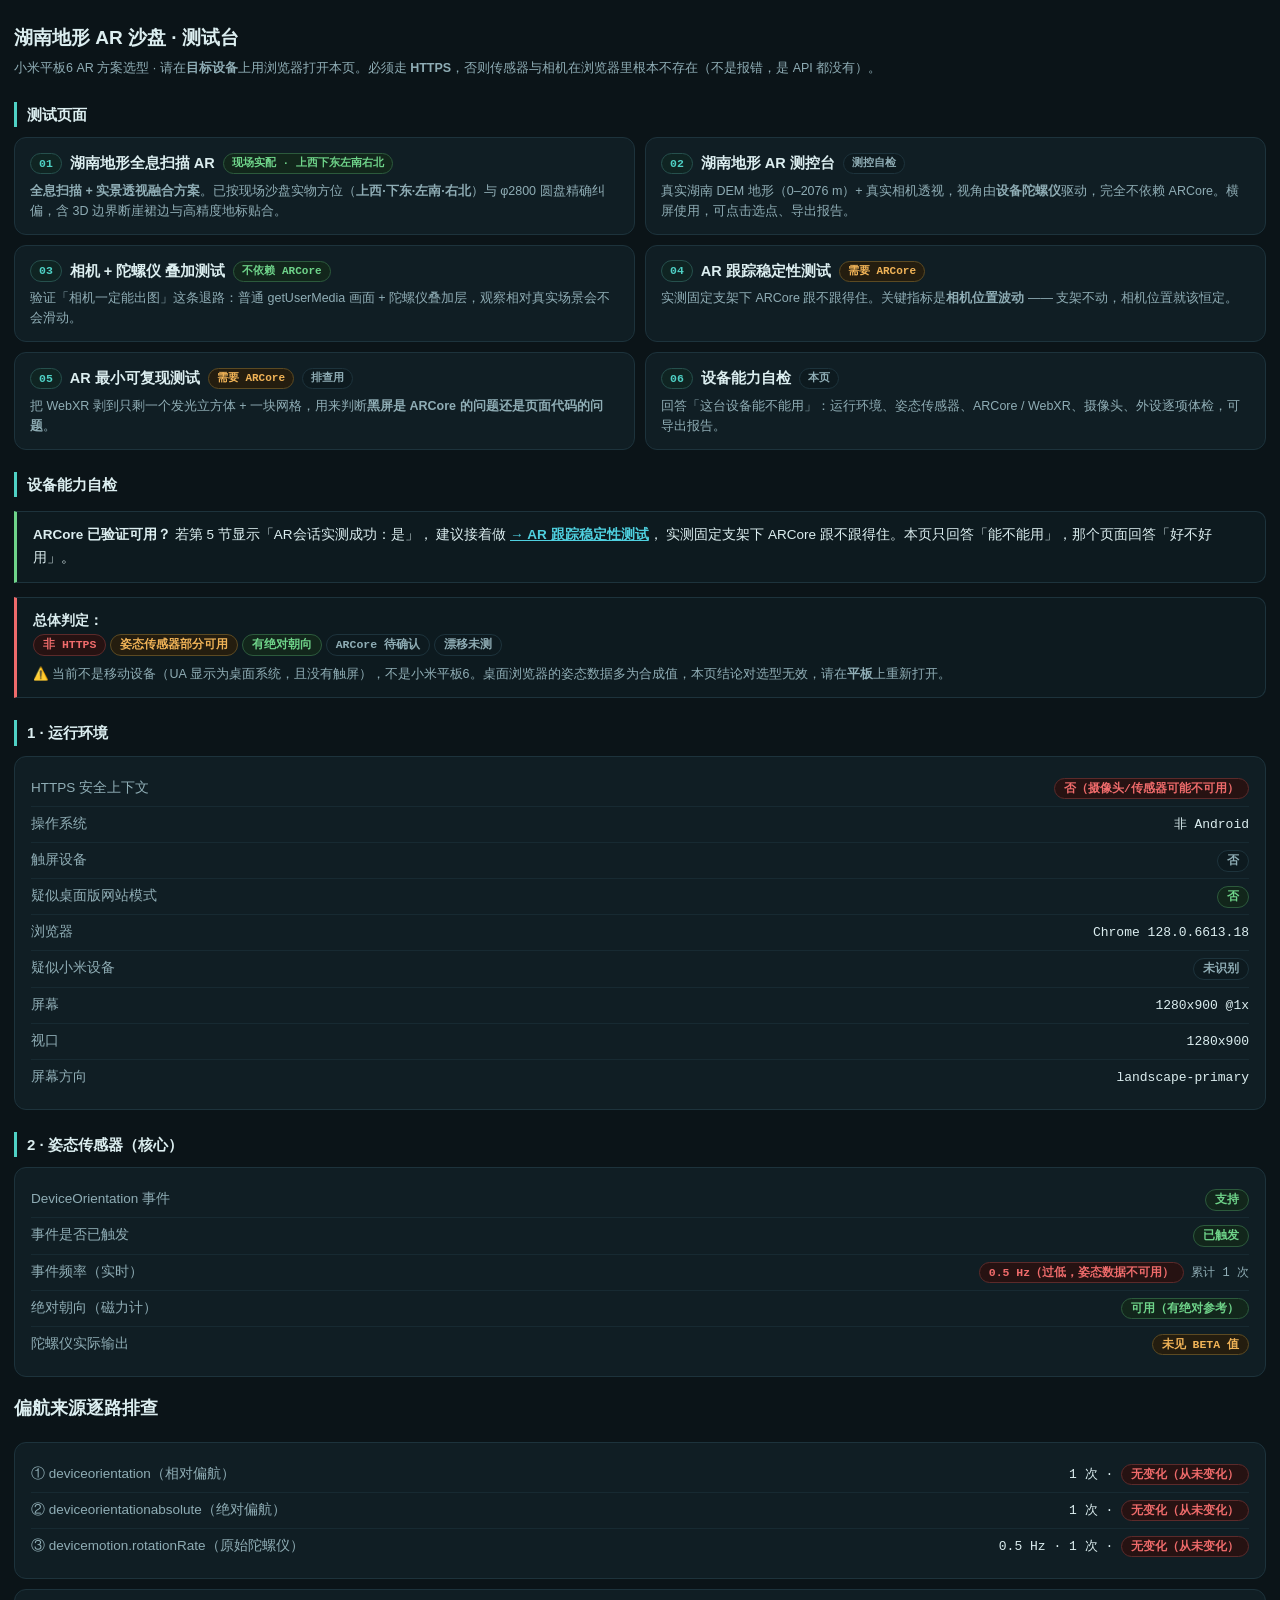
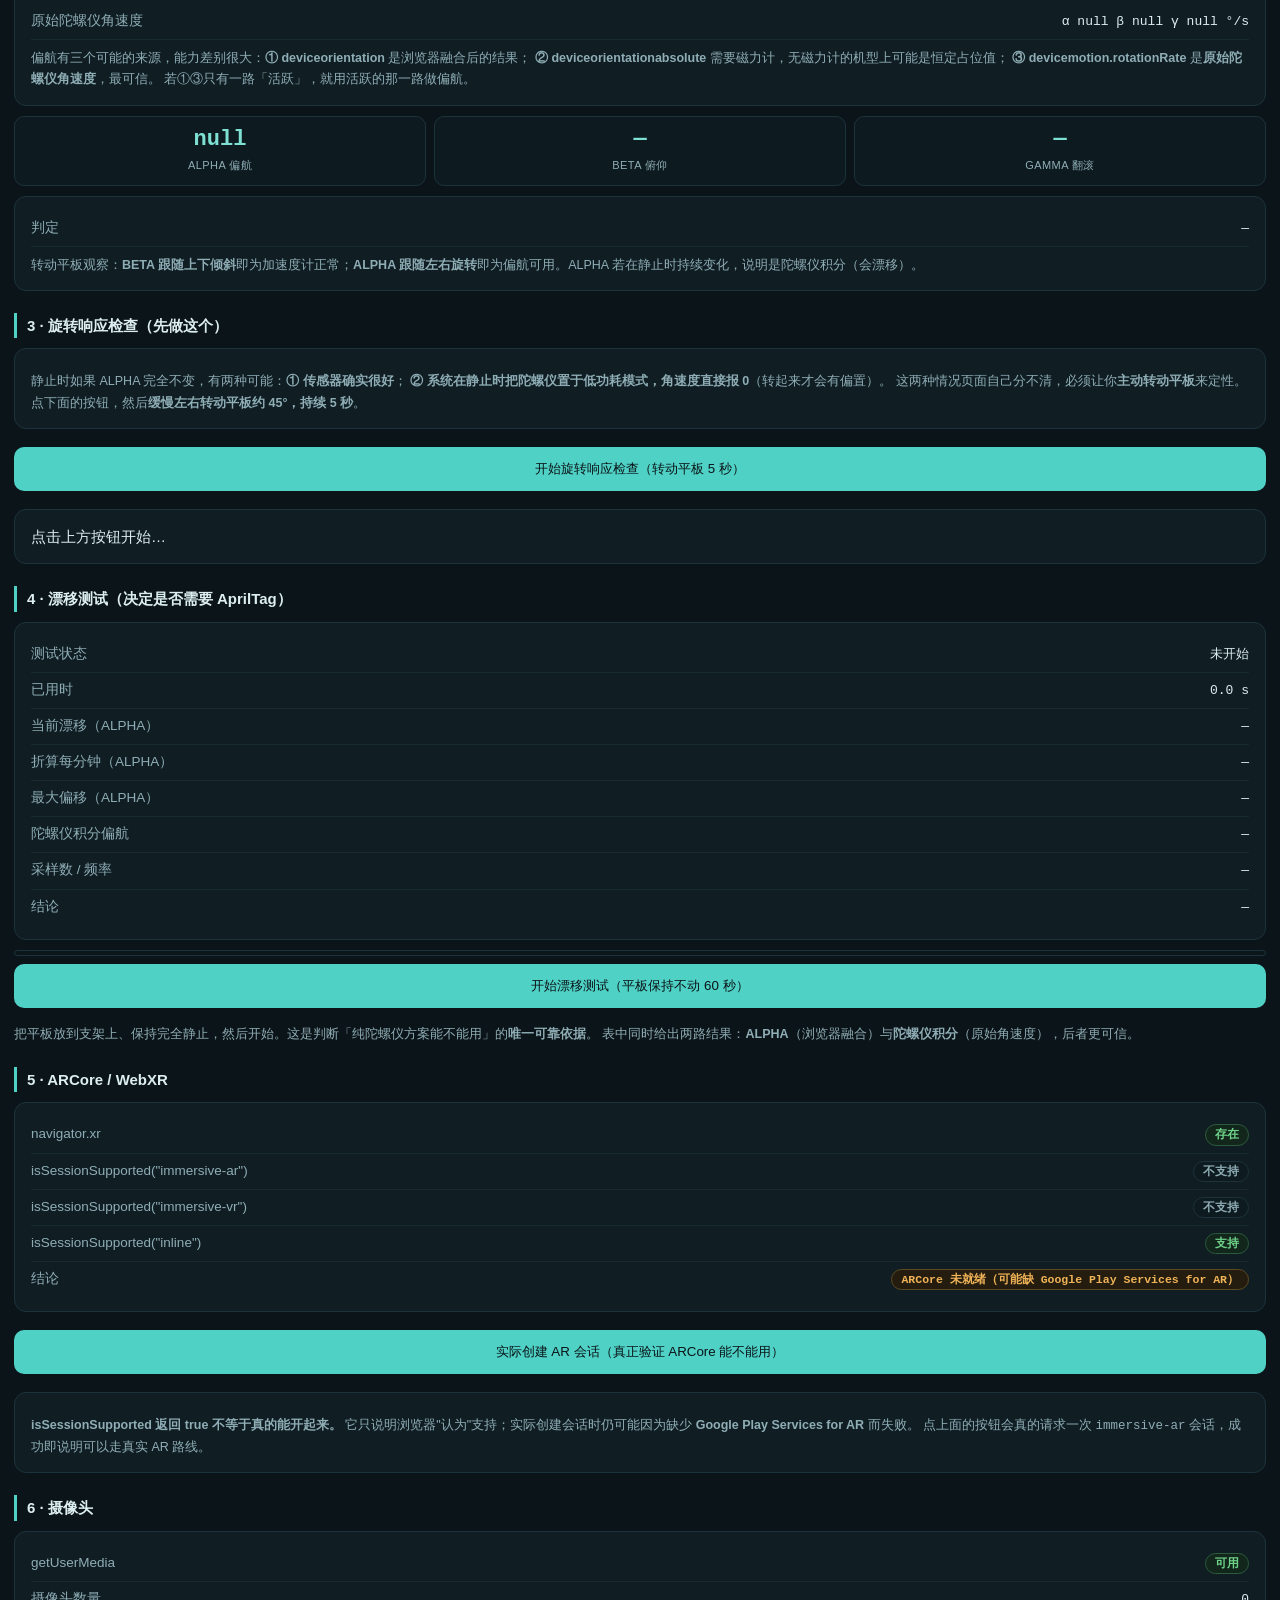
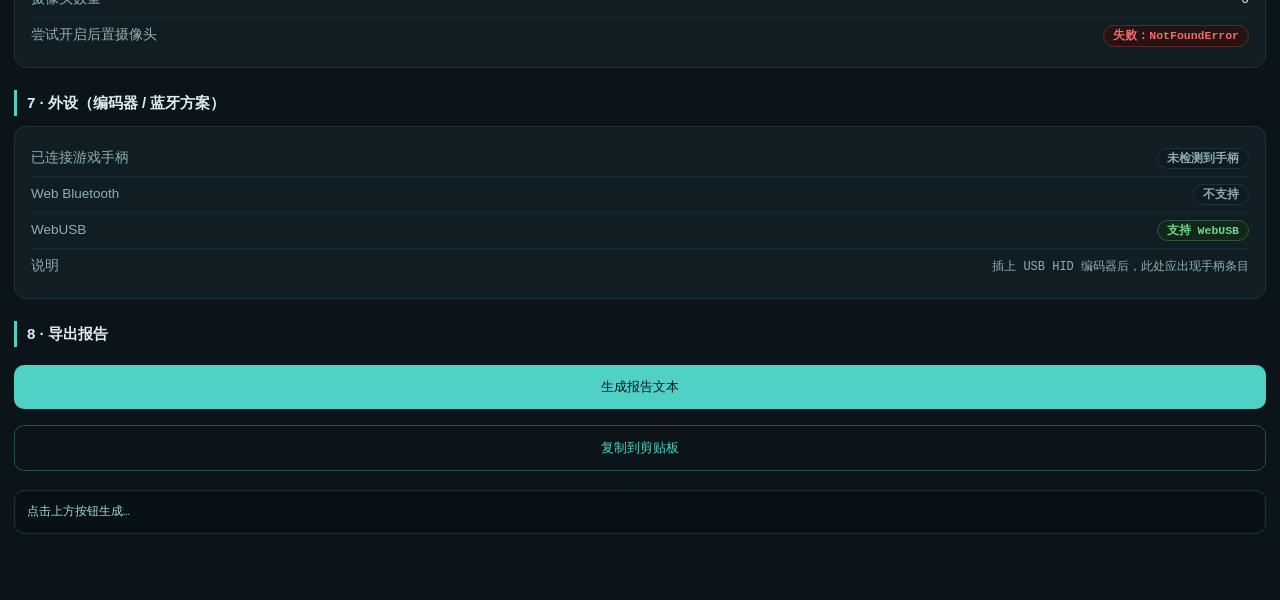
<file: index.html>
<!doctype html>
<html lang="zh-CN">
<head>
<meta charset="utf-8">
<meta name="viewport" content="width=device-width,initial-scale=1,viewport-fit=cover">
<meta name="color-scheme" content="dark">
<title>湖南地形 AR 沙盘 · 测试台</title>
<!-- 空 favicon：避免浏览器自动请求 /favicon.ico 产生 404，
     那条 404 会污染自动化回归里的「控制台零报错」判定。 -->
<link rel="icon" href="data:,">
<style>
  :root{
    --bg:#0b1418; --panel:#101e24; --panel2:#0d1a1f; --line:#1d333c;
    --ink:#dceef0; --dim:#8fadb5; --dim2:#6d8b93;
    --ok:#6fd48a; --warn:#f0b357; --bad:#ef6b6b; --info:#4fd1c5;
    --mono:ui-monospace,SFMono-Regular,Consolas,monospace;
  }
  *{box-sizing:border-box;-webkit-tap-highlight-color:transparent}
  body{margin:0;background:var(--bg);color:var(--ink);
    font:15px/1.7 -apple-system,BlinkMacSystemFont,"Segoe UI","PingFang SC","Microsoft YaHei",sans-serif;
    padding:16px 14px 60px;-webkit-text-size-adjust:100%}
  h1{font-size:19px;margin:6px 0 4px;font-weight:700}
  .sub{color:var(--dim);font-size:12.5px;margin:0 0 16px}
  h2{font-size:15px;margin:22px 0 10px;padding-left:10px;border-left:3px solid var(--info);font-weight:600}
  .card{background:var(--panel);border:1px solid var(--line);border-radius:12px;padding:14px 16px;margin:10px 0}
  .row{display:flex;justify-content:space-between;align-items:baseline;gap:10px;padding:6px 0;
    border-bottom:1px solid rgba(29,51,60,.6);font-size:13.5px}
  .row:last-child{border-bottom:none}
  .row .k{color:var(--dim);flex:0 0 auto}
  .row .v{font-family:var(--mono);font-size:13px;text-align:right;word-break:break-all}
  .badge{display:inline-block;font:600 11.5px/1 var(--mono);padding:4px 9px;border-radius:999px;border:1px solid;white-space:nowrap}
  .b-ok{color:var(--ok);border-color:#2c5a3c;background:#12261b}
  .b-warn{color:var(--warn);border-color:#5c4a22;background:#241d0f}
  .b-bad{color:var(--bad);border-color:#5c2a2a;background:#261212}
  .b-info{color:var(--info);border-color:#26504d;background:#0f2422}
  .b-idle{color:var(--dim);border-color:var(--line);background:var(--panel2)}
  .big{display:flex;gap:8px;margin:10px 0}
  .big > div{flex:1;background:var(--panel2);border:1px solid var(--line);border-radius:10px;padding:10px;text-align:center}
  .big .n{font:700 22px/1.15 var(--mono);color:#7ee0d2}
  .big .l{font-size:11px;color:var(--dim);margin-top:4px;letter-spacing:.04em}
  button{font:600 14px/1 inherit;color:#0b1418;background:var(--info);border:none;border-radius:10px;
    padding:13px 18px;width:100%;margin:8px 0;cursor:pointer}
  button.ghost{background:transparent;color:var(--info);border:1px solid #26504d}
  button:disabled{opacity:.45}
  .note{font-size:12.5px;color:var(--dim);margin:8px 0 0}
  .verdict{background:var(--panel2);border:1px solid var(--line);border-left:3px solid var(--info);
    border-radius:0 10px 10px 0;padding:12px 16px;margin:14px 0;font-size:13.5px}
  .verdict.ok{border-left-color:var(--ok)}
  .verdict.warn{border-left-color:var(--warn)}
  .verdict.bad{border-left-color:var(--bad)}
  pre{background:#081216;border:1px solid var(--line);border-radius:10px;padding:12px;overflow:auto;
    font:11.5px/1.6 var(--mono);color:#9fd8cf;max-height:320px;white-space:pre-wrap;word-break:break-all}
  .live{font-family:var(--mono);font-size:12.5px;color:#9fd8cf}
  .bar{height:6px;border-radius:3px;background:#0a161a;border:1px solid var(--line);overflow:hidden;margin-top:6px}
  .bar > i{display:block;height:100%;background:linear-gradient(90deg,#2f6d66,#4fd1c5);width:0%}

  /* ---------- 测试页面导航（本页是总入口） ---------- */
  .nav{display:grid;grid-template-columns:1fr;gap:10px;margin:0}
  @media(min-width:640px){.nav{grid-template-columns:1fr 1fr}}
  .navcard{display:block;text-decoration:none;color:inherit;background:var(--panel);
    border:1px solid var(--line);border-radius:12px;padding:13px 15px;
    transition:background .15s,border-color .15s}
  .navcard:hover,.navcard:active{background:var(--panel2);border-color:#26504d}
  .navcard .t{display:flex;align-items:center;gap:8px;flex-wrap:wrap;
    font-size:14.5px;font-weight:700;margin:0 0 5px}
  .navcard .t .n{font:700 11.5px/1 var(--mono);color:var(--info);
    border:1px solid #26504d;background:#0f2422;border-radius:999px;padding:4px 8px}
  .navcard .d{font-size:12.5px;color:var(--dim);line-height:1.6}
  .tag{font:600 11px/1 var(--mono);border-radius:999px;padding:4px 8px;border:1px solid;white-space:nowrap}
  .tag-main{color:var(--ok);border-color:#2c5a3c;background:#12261b}
  .tag-arcore{color:var(--warn);border-color:#5c4a22;background:#241d0f}
  .tag-debug{color:var(--dim);border-color:var(--line);background:var(--panel2)}
</style>
</head>
<body>

<h1>湖南地形 AR 沙盘 · 测试台</h1>
<p class="sub">小米平板6 AR 方案选型 · 请在<b>目标设备</b>上用浏览器打开本页。必须走 <b>HTTPS</b>，否则传感器与相机在浏览器里根本不存在（不是报错，是 API 都没有）。</p>

<h2>测试页面</h2>
<div class="nav">
  <a class="navcard" href="./ar-holo-demo.html?v=20261015-rot90cw">
    <div class="t"><span class="n">01</span>湖南地形全息扫描 AR<span class="tag tag-main">现场实配 · 上西下东左南右北</span></div>
    <div class="d"><b>全息扫描 + 实景透视融合方案</b>。已按现场沙盘实物方位（<b>上西·下东·左南·右北</b>）与 φ2800 圆盘精确纠偏，含 3D 边界断崖裙边与高精度地标贴合。</div>
  </a>
  <a class="navcard" href="./ar-gyro-demo.html">
    <div class="t"><span class="n">02</span>湖南地形 AR 测控台<span class="tag tag-debug">测控自检</span></div>
    <div class="d">真实湖南 DEM 地形（0–2076 m）+ 真实相机透视，视角由<b>设备陀螺仪</b>驱动，完全不依赖 ARCore。横屏使用，可点击选点、导出报告。</div>
  </a>
  <a class="navcard" href="./ar-camera.html">
    <div class="t"><span class="n">03</span>相机 + 陀螺仪 叠加测试<span class="tag tag-main">不依赖 ARCore</span></div>
    <div class="d">验证「相机一定能出图」这条退路：普通 getUserMedia 画面 + 陀螺仪叠加层，观察相对真实场景会不会滑动。</div>
  </a>
  <a class="navcard" href="./ar.html">
    <div class="t"><span class="n">04</span>AR 跟踪稳定性测试<span class="tag tag-arcore">需要 ARCore</span></div>
    <div class="d">实测固定支架下 ARCore 跟不跟得住。关键指标是<b>相机位置波动</b> —— 支架不动，相机位置就该恒定。</div>
  </a>
  <a class="navcard" href="./ar-min.html">
    <div class="t"><span class="n">05</span>AR 最小可复现测试<span class="tag tag-arcore">需要 ARCore</span><span class="tag tag-debug">排查用</span></div>
    <div class="d">把 WebXR 剥到只剩一个发光立方体 + 一块网格，用来判断<b>黑屏是 ARCore 的问题还是页面代码的问题</b>。</div>
  </a>
  <a class="navcard" href="./index.html">
    <div class="t"><span class="n">06</span>设备能力自检<span class="tag tag-debug">本页</span></div>
    <div class="d">回答「这台设备能不能用」：运行环境、姿态传感器、ARCore / WebXR、摄像头、外设逐项体检，可导出报告。</div>
  </a>
</div>

<h2>设备能力自检</h2>
<div class="verdict ok" style="font-size:13.5px">
  <b>ARCore 已验证可用？</b> 若第 5 节显示「AR会话实测成功：是」，
  建议接着做 <a href="./ar.html" style="color:#4fd1e0;font-weight:700">→ AR 跟踪稳定性测试</a>，
  实测固定支架下 ARCore 跟不跟得住。本页只回答「能不能用」，那个页面回答「好不好用」。
</div>

<div id="overall" class="verdict">正在检测…</div>

<h2>1 · 运行环境</h2>
<div class="card" id="env"></div>

<h2>2 · 姿态传感器（核心）</h2>
<div class="card">
  <div class="row"><span class="k">DeviceOrientation 事件</span><span class="v" id="do-support">—</span></div>
  <div class="row"><span class="k">事件是否已触发</span><span class="v" id="do-fired">—</span></div>
  <div class="row"><span class="k">事件频率（实时）</span><span class="v" id="do-hz">—</span></div>
  <div class="row"><span class="k">绝对朝向（磁力计）</span><span class="v" id="do-absolute">—</span></div>
  <div class="row"><span class="k">陀螺仪实际输出</span><span class="v" id="gyro-real">—</span></div>
</div>

<h3>偏航来源逐路排查</h3>
<div class="card" id="src-table">—</div>
<div class="card">
  <div class="row"><span class="k">原始陀螺仪角速度</span><span class="v" id="mot-now">—</span></div>
  <div class="note">
    偏航有三个可能的来源，能力差别很大：<b>① deviceorientation</b> 是浏览器融合后的结果；
    <b>② deviceorientationabsolute</b> 需要磁力计，无磁力计的机型上可能是恒定占位值；
    <b>③ devicemotion.rotationRate</b> 是<b>原始陀螺仪角速度</b>，最可信。
    若①③只有一路「活跃」，就用活跃的那一路做偏航。
  </div>
</div>
<div class="big">
  <div><div class="n" id="v-alpha">—</div><div class="l">ALPHA 偏航</div></div>
  <div><div class="n" id="v-beta">—</div><div class="l">BETA 俯仰</div></div>
  <div><div class="n" id="v-gamma">—</div><div class="l">GAMMA 翻滚</div></div>
</div>
<div class="card">
  <div class="row"><span class="k">判定</span><span class="v" id="att-verdict">—</span></div>
  <div class="note">转动平板观察：<b>BETA 跟随上下倾斜</b>即为加速度计正常；<b>ALPHA 跟随左右旋转</b>即为偏航可用。ALPHA 若在静止时持续变化，说明是陀螺仪积分（会漂移）。</div>
</div>

<h2>3 · 旋转响应检查（先做这个）</h2>
<div class="card">
  <div class="note">
    静止时如果 ALPHA 完全不变，有两种可能：<b>① 传感器确实很好</b>；
    <b>② 系统在静止时把陀螺仪置于低功耗模式，角速度直接报 0</b>（转起来才会有偏置）。
    这两种情况页面自己分不清，必须让你<b>主动转动平板</b>来定性。
    点下面的按钮，然后<b>缓慢左右转动平板约 45°，持续 5 秒</b>。
  </div>
</div>
<button id="resp-start">开始旋转响应检查（转动平板 5 秒）</button>
<div class="card" id="resp-result">点击上方按钮开始…</div>

<h2>4 · 漂移测试（决定是否需要 AprilTag）</h2>
<div class="card">
  <div class="row"><span class="k">测试状态</span><span class="v" id="drift-state">未开始</span></div>
  <div class="row"><span class="k">已用时</span><span class="v" id="drift-time">0.0 s</span></div>
  <div class="row"><span class="k">当前漂移（ALPHA）</span><span class="v" id="drift-now">—</span></div>
  <div class="row"><span class="k">折算每分钟（ALPHA）</span><span class="v" id="drift-rate">—</span></div>
  <div class="row"><span class="k">最大偏移（ALPHA）</span><span class="v" id="drift-max">—</span></div>
  <div class="row"><span class="k">陀螺仪积分偏航</span><span class="v" id="gyro-yaw">—</span></div>
  <div class="row"><span class="k">采样数 / 频率</span><span class="v" id="drift-samples">—</span></div>
  <div class="row"><span class="k">结论</span><span class="v" id="drift-verdict">—</span></div>
</div>
<div class="bar"><i id="drift-bar"></i></div>
<button id="drift-start">开始漂移测试（平板保持不动 60 秒）</button>
<div class="note">
  把平板放到支架上、保持完全静止，然后开始。这是判断「纯陀螺仪方案能不能用」的<b>唯一可靠依据</b>。
  表中同时给出两路结果：<b>ALPHA</b>（浏览器融合）与<b>陀螺仪积分</b>（原始角速度），后者更可信。
</div>

<h2>5 · ARCore / WebXR</h2>
<div class="card" id="xr"></div>
<button id="ar-try">实际创建 AR 会话（真正验证 ARCore 能不能用）</button>
<div class="card" id="ar-result">
  <div class="note">
    <b>isSessionSupported 返回 true 不等于真的能开起来。</b>
    它只说明浏览器"认为"支持；实际创建会话时仍可能因为缺少
    <b>Google Play Services for AR</b> 而失败。
    点上面的按钮会真的请求一次 <code>immersive-ar</code> 会话，成功即说明可以走真实 AR 路线。
  </div>
</div>

<h2>6 · 摄像头</h2>
<div class="card" id="cam"></div>

<h2>7 · 外设（编码器 / 蓝牙方案）</h2>
<div class="card" id="periph"></div>

<h2>8 · 导出报告</h2>
<button id="export">生成报告文本</button>
<button class="ghost" id="copy">复制到剪贴板</button>
<pre id="report">点击上方按钮生成…</pre>

<script>
const $ = id => document.getElementById(id);
const R = {};

function badge(text, kind) {
  return '<span class="badge b-' + kind + '">' + text + '</span>';
}
function row(k, v) {
  return '<div class="row"><span class="k">' + k + '</span><span class="v">' + v + '</span></div>';
}

/* ---------- 1. 环境 ---------- */
const ua = navigator.userAgent;
R.https = location.protocol === 'https:' || location.hostname === 'localhost' || location.hostname === '127.0.0.1';
R.ua = ua;
R.screen = screen.width + 'x' + screen.height + ' @' + window.devicePixelRatio + 'x';
R.viewport = innerWidth + 'x' + innerHeight;

const isXiaomi = /xiaomi|redmi|mi pad|23043rp/i.test(ua);
const isAndroid = /android/i.test(ua);
const androidVer = (ua.match(/Android\s+([\d.]+)/i) || [])[1] || '未知';
const chromeVer = (ua.match(/Chrome\/([\d.]+)/i) || [])[1] || '未知';

/* 平板在 Chrome 里开「桌面版网站」后，UA 会变成 X11; Linux x86_64，
   但触屏、传感器、ARCore 全都还在。
   只看 UA 会把真机误判成「桌面设备」——必须结合触屏能力判断。 */
const isTouchDevice = (navigator.maxTouchPoints || 0) > 1;
const likelyDesktopSiteMode = !isAndroid && isTouchDevice;
const isMobileLike = isAndroid || isTouchDevice;

/* 很多国产浏览器会把 Chrome/xxx 写进 UA（那只是内核版本），
   内核相同不代表能力相同。必须按品牌特征串识别真实浏览器，
   否则会把「小米浏览器」误报成「Chrome」，让排查方向完全跑偏。 */
function detectBrowser(s) {
  const table = [
    [/MiuiBrowser\/([\d.]+)/i,           '小米浏览器 MIUI Browser', true],
    [/HuaweiBrowser\/([\d.]+)/i,         '华为浏览器', true],
    [/HeyTapBrowser\/([\d.]+)/i,         'OPPO 浏览器', true],
    [/VivoBrowser\/([\d.]+)/i,           'vivo 浏览器', true],
    [/Quark\/([\d.]+)/i,                 '夸克浏览器', true],
    [/UCBrowser\/([\d.]+)/i,             'UC 浏览器', true],
    [/QQBrowser\/([\d.]+)/i,             'QQ 浏览器', true],
    [/SogouMobileBrowser\/([\d.]+)/i,    '搜狗浏览器', true],
    [/baidubrowser\/([\d.]+)/i,          '百度浏览器', true],
    [/Edg(?:e|A|iOS)?\/([\d.]+)/i,       'Edge', false],
    [/Firefox\/([\d.]+)/i,               'Firefox', false],
    [/CriOS\/([\d.]+)/i,                 'Chrome (iOS)', false],
    [/Chrome\/([\d.]+)/i,                'Chrome', false],
  ];
  for (const t of table) {
    const m = s.match(t[0]);
    if (m) return { name: t[1], version: m[1] || '', domestic: t[2] };
  }
  return { name: '未知', version: '', domestic: false };
}
const browser = detectBrowser(ua);
/* 只有真正的 Chrome 才在设备能力上有保障 */
const browserOk = browser.name === 'Chrome' || browser.name === 'Edge';

$('env').innerHTML =
  row('HTTPS 安全上下文', R.https ? badge('是', 'ok') : badge('否（摄像头/传感器可能不可用）', 'bad')) +
  row('操作系统', isAndroid ? 'Android ' + androidVer : '非 Android') +
  row('触屏设备', isTouchDevice ? badge('是（' + (navigator.maxTouchPoints || 0) + ' 点）', 'ok') : badge('否', 'idle')) +
  row('疑似桌面版网站模式', likelyDesktopSiteMode
    ? badge('是 —— UA 是桌面系统但设备有触屏。传感器可用，但视口/像素比会变，建议关掉「桌面版网站」', 'warn')
    : badge('否', 'ok')) +
  row('浏览器', browser.name + (browser.version ? ' ' + browser.version : '') +
    (browserOk ? '' : ' ' + badge(browser.domestic ? '国产内核，设备能力常被裁剪' : '建议用 Chrome', 'warn'))) +
  row('疑似小米设备', isXiaomi ? badge('是', 'ok') : badge('未识别', 'idle')) +
  row('屏幕', R.screen) +
  row('视口', R.viewport) +
  row('屏幕方向', (screen.orientation && screen.orientation.type) || '未知');

/* ---------- 2. 姿态传感器 ---------- */
let lastOrient = null, absoluteSeen = false, relativeSeen = false, doFired = false;
let alphaSamples = [], betaSeen = false, gammaSeen = false;
let evTimes = [];          // 最近事件的到达时间戳，用于实时频率
let evTotal = 0;           // 累计事件数
let evAlphaNonNull = 0;    // 其中 alpha 非 null 的次数

/* 两个 deviceorientation 事件源必须分开记录。
   它们都会写 lastOrient，如果让「绝对源」覆盖「相对源」，
   在无磁力计的机型上（绝对源可能是个恒定占位值）就会把
   真正在变化的相对源盖掉 —— 表现为「ALPHA 全程不动」的假象。 */
let relOrient = null, absOrient = null;
let relTotal = 0, absTotal = 0;

/* devicemotion 提供的是原始陀螺仪角速度（deg/s），
   完全绕过浏览器的姿态融合，是最直接、最可信的偏航来源。 */
let lastMotion = null, motionSeen = false, motTotal = 0;
let motTimes = [];
let relChangedAt = 0, absChangedAt = 0, motChangedAt = 0;
let relLastVal = null, absLastVal = null;

const hasDOE = typeof DeviceOrientationEvent !== 'undefined';
const hasDME = typeof DeviceMotionEvent !== 'undefined';
$('do-support').innerHTML = hasDOE ? badge('支持', 'ok') : badge('不支持', 'bad');

/* 实时事件频率：真实设备通常 30~60 Hz；明显偏低说明浏览器没在推传感器数据 */
function currentHz() {
  const now = performance.now();
  while (evTimes.length && now - evTimes[0] > 2000) evTimes.shift();
  return evTimes.length / 2;
}
function motionHz() {
  const now = performance.now();
  while (motTimes.length && now - motTimes[0] > 2000) motTimes.shift();
  return motTimes.length / 2;
}

/* 最近一次数值变化距今多久 —— 用来判断某个通道是不是「死」的 */
function ago(ts) { return ts ? ((performance.now() - ts) / 1000).toFixed(1) + ' s 前' : '从未变化'; }
function liveBadge(ts) {
  const sec = ts ? (performance.now() - ts) / 1000 : Infinity;
  if (sec < 2) return badge('活跃', 'ok');
  if (sec < 10) return badge(ago(ts), 'warn');
  return badge('无变化（' + ago(ts) + '）', 'bad');
}

setInterval(() => {
  if (!doFired) { $('do-hz').innerHTML = badge('无事件', 'bad'); return; }
  const hz = currentHz();
  const kind = hz >= 20 ? 'ok' : (hz >= 5 ? 'warn' : 'bad');
  const tip = hz >= 20 ? '' : (hz >= 5 ? '（偏低）' : '（过低，姿态数据不可用）');
  $('do-hz').innerHTML = badge(hz.toFixed(1) + ' Hz' + tip, kind) +
    '<span style="color:#8fadb5;font-size:12px"> 累计 ' + evTotal + ' 次</span>';

  /* 三条通道各自是否活跃 —— 这是区分「哪个源是活的」的关键 */
  if ($('src-table')) {
    $('src-table').innerHTML =
      row('① deviceorientation（相对偏航）', relTotal + ' 次 · ' + liveBadge(relChangedAt)) +
      row('② deviceorientationabsolute（绝对偏航）', absTotal + ' 次 · ' + liveBadge(absChangedAt)) +
      row('③ devicemotion.rotationRate（原始陀螺仪）',
        (hasDME ? (motionHz().toFixed(1) + ' Hz · ' + motTotal + ' 次 · ' + liveBadge(motChangedAt))
                : badge('本浏览器不支持', 'bad')));
  }
  if ($('mot-now') && lastMotion && lastMotion.rotationRate) {
    const rr = lastMotion.rotationRate;
    const f = v => (v === null || v === undefined) ? 'null' : v.toFixed(2);
    $('mot-now').textContent = 'α ' + f(rr.alpha) + '  β ' + f(rr.beta) + '  γ ' + f(rr.gamma) + '  °/s';
  }
}, 500);

function onOrient(e) {          /* deviceorientation —— 相对源，作为主用源 */
  doFired = true;
  relOrient = e;
  relTotal++;
  if (e.alpha !== null && e.alpha !== undefined) {
    if (relLastVal === null || Math.abs(e.alpha - relLastVal) > 0.005) relChangedAt = performance.now();
    relLastVal = e.alpha;
  }
  if (e.absolute === true) absoluteSeen = true;
  lastOrient = e;               /* 相对源优先 */
  evTotal++;
  evTimes.push(performance.now());
  if (e.alpha !== null && e.alpha !== undefined) {
    evAlphaNonNull++;
    alphaSamples.push(e.alpha);
    if (alphaSamples.length > 240) alphaSamples.shift();
    $('v-alpha').textContent = e.alpha.toFixed(2) + '°';
    /* 漂移测试期间记录原始 ALPHA 的极值 —— 用于识别「传感器输出恒定」 */
    if (driftTimer) {
      if (e.alpha < driftAMin) driftAMin = e.alpha;
      if (e.alpha > driftAMax) driftAMax = e.alpha;
      driftN++;
    }
  } else {
    $('v-alpha').textContent = 'null';
  }
  if (e.beta !== null && e.beta !== undefined) { betaSeen = true; $('v-beta').textContent = e.beta.toFixed(2) + '°'; }
  if (e.gamma !== null && e.gamma !== undefined) { gammaSeen = true; $('v-gamma').textContent = e.gamma.toFixed(2) + '°'; }
  if (respActive) respRecord(e, null);
  updateSensorVerdict();
}
function onOrientAbs(e) {
  /* 只记录，绝不覆盖 lastOrient —— 见上面注释 */
  absoluteSeen = true;
  absOrient = e;
  absTotal++;
  if (e.alpha !== null && e.alpha !== undefined) {
    if (absLastVal === null || Math.abs(e.alpha - absLastVal) > 0.005) absChangedAt = performance.now();
    absLastVal = e.alpha;
  }
}

/* 漂移测试期间对原始陀螺仪做积分。变量在此声明，
   保证 onMotion 首次触发时它们已初始化（脚本同步跑完才会派发事件）。 */
let gyroT0 = 0, gyroLastT = 0, gyroYaw = 0, gyroN = 0, gyroRateSum = 0, gyroRatePeak = 0;

function onMotion(e) {
  motionSeen = true;
  lastMotion = e;
  motTotal++;
  motTimes.push(performance.now());
  const rr = e.rotationRate;
  if (rr && rr.alpha !== null && rr.alpha !== undefined) {
    if (Math.abs(rr.alpha) > 0.02) motChangedAt = performance.now();
    /* 漂移测试期间积分原始陀螺仪 —— 这是最可信的偏航漂移来源 */
    if (driftTimer) {
      const dt = (performance.now() - gyroT0) / 1000;
      const step = performance.now() - gyroLastT;
      gyroLastT = performance.now();
      if (step > 0 && step < 500) gyroYaw += rr.alpha * (step / 1000);
      gyroN++;
      gyroRateSum += rr.alpha;
      if (Math.abs(rr.alpha) > Math.abs(gyroRatePeak)) gyroRatePeak = rr.alpha;
      void dt;
    }
  }
  if (respActive) respRecord(null, rr);
}

function updateSensorVerdict() {
  $('do-fired').innerHTML = doFired ? badge('已触发', 'ok') : badge('未触发', 'warn');
  const compass = (lastOrient && lastOrient.webkitCompassHeading !== undefined && lastOrient.webkitCompassHeading !== null);
  if (absoluteSeen || compass) {
    $('do-absolute').innerHTML = badge('可用（有绝对参考）', 'ok');
  } else if (doFired) {
    $('do-absolute').innerHTML = badge('不可用（仅相对）', 'warn');
  } else {
    $('do-absolute').innerHTML = badge('待定', 'idle');
  }
  if (betaSeen) {
    $('gyro-real').innerHTML = badge('加速度计正常（BETA 有值）', 'ok');
  } else if (doFired) {
    $('gyro-real').innerHTML = badge('未见 BETA 值', 'warn');
  }
  let v = '—';
  if (doFired && betaSeen) v = badge('俯仰可用；偏航需看漂移测试', 'info');
  else if (!doFired) v = badge('传感器未响应', 'bad');
  $('att-verdict').innerHTML = v;
}

if (hasDOE) {
  window.addEventListener('deviceorientationabsolute', onOrientAbs, true);
  window.addEventListener('deviceorientation', onOrient, true);
}
/* devicemotion 提供原始陀螺仪角速度，是比融合后的 alpha 更可信的偏航来源 */
if (hasDME) {
  window.addEventListener('devicemotion', onMotion, true);
}
/* iOS 需要手势授权（两个事件各自独立授权） */
const needPerm = (hasDOE && typeof DeviceOrientationEvent.requestPermission === 'function')
              || (hasDME && typeof DeviceMotionEvent !== 'undefined'
                  && typeof DeviceMotionEvent.requestPermission === 'function');

async function requestSensorPermission() {
  const out = [];
  if (hasDOE && typeof DeviceOrientationEvent.requestPermission === 'function') {
    try { out.push('orientation: ' + await DeviceOrientationEvent.requestPermission()); }
    catch (e) { out.push('orientation 失败: ' + e.message); }
  }
  if (hasDME && typeof DeviceMotionEvent !== 'undefined'
      && typeof DeviceMotionEvent.requestPermission === 'function') {
    try { out.push('motion: ' + await DeviceMotionEvent.requestPermission()); }
    catch (e) { out.push('motion 失败: ' + e.message); }
  }
  return out;
}

/* ---------- 3. 漂移测试 ---------- */
let driftT0 = 0, driftA0 = null, driftTimer = null, driftMax = 0, driftNet = 0;
let driftAMin = Infinity, driftAMax = -Infinity, driftN = 0;
let driftHidden = false;   // 测试期间页面是否进过后台

/* 页面进后台时浏览器会停发传感器事件，测试必须作废 */
document.addEventListener('visibilitychange', () => {
  if (document.hidden && driftTimer) driftHidden = true;
});

function angDiff(a, b) {
  let d = a - b;
  while (d > 180) d -= 360;
  while (d < -180) d += 360;
  return d;
}

/* 判定阈值：要把贴合误差压到 5 px 内需要 0.25° 角分辨率
   （65° HFOV / 1280 px ⇒ 1° ≈ 19.7 px），所以：
   < 0.3°/min  → 一分钟内累计误差仍 < 0.3°，纯传感器可用
   0.3~2       → 需滤波 + 定期重标定
   > 2         → 偏航不可用，必须上 AprilTag 或编码器 */
function driftVerdict() {
  const hasAlpha = R.driftRate !== null && R.driftRate !== undefined;
  const hasGyro = R.gyroDriftRate !== null && R.gyroDriftRate !== undefined;
  if (!hasAlpha && !hasGyro) {
    return badge('样本不足，请完整跑满 60 秒', 'warn');
  }
  if (R.driftHidden) {
    return badge('测试期间页面进入过后台，浏览器会停发传感器事件 → 本次结果无效，请保持页面在前台重测', 'bad');
  }
  if (R.driftLowRate && R.gyroHz !== null && R.gyroHz < 5) {
    return badge('姿态与运动事件频率都低于 5 Hz，浏览器基本没在推送传感器数据 → ' +
                 '本次结果不可用，请换 Chrome 重测', 'bad');
  }

  const out = [];

  /* ---- 第①路：ALPHA（浏览器融合后的偏航） ---- */
  if (!hasAlpha) {
    out.push(badge('ALPHA：无数据', 'idle'));
  } else if (R.driftFrozen) {
    out.push(badge('ALPHA：60 秒内全程不变（范围 ' + R.driftAlphaRange + '°），这一路不可用', 'bad'));
  } else if (R.driftSuspect) {
    out.push(badge('ALPHA：最大偏移 ' + R.driftMax + '°，中途可能被移动过', 'bad'));
  } else {
    const r = Math.abs(R.driftRate);
    out.push(badge('ALPHA 漂移 ' + r.toFixed(2) + ' °/min', r < 0.3 ? 'ok' : (r < 2 ? 'warn' : 'bad')));
  }

  /* ---- 第②路：原始陀螺仪积分（更可信） ---- */
  if (!hasGyro) {
    out.push(badge('陀螺仪积分：无数据', 'idle'));
  } else if (R.gyroFlat) {
    out.push(badge('陀螺仪角速度全程≈0（峰值 ' + R.gyroRatePeak + ' °/s），静止时属正常', 'idle'));
  } else {
    const g = Math.abs(R.gyroDriftRate);
    out.push(badge('陀螺仪积分漂移 ' + g.toFixed(2) + ' °/min', g < 0.3 ? 'ok' : (g < 2 ? 'warn' : 'bad')));
  }

  /* ---- 给出该用哪一路 ---- */
  let tail = '';
  if (R.driftFrozen && hasGyro && !R.gyroFlat) {
    tail = '<div style="margin-top:6px">→ 建议：<b>改用陀螺仪积分做偏航</b>，不要依赖 ALPHA。</div>';
  } else if (R.driftFrozen) {
    tail = '<div style="margin-top:6px">→ ALPHA 在静止时不变，这本身<b>可能正常</b>' +
           '（系统在静止时把陀螺仪置于低功耗模式，角速度直接报 0）。' +
           '请先做<b>第 3 节旋转响应检查</b>：转动平板时若 ALPHA 有响应，说明传感器没问题，' +
           '这次零漂移是可信的；若毫无响应，才说明该浏览器没提供真实偏航数据。</div>';
  }
  return out.join(' ') + tail;
}

function startDrift() {
  const alphaOk = lastOrient && lastOrient.alpha !== null && lastOrient.alpha !== undefined;
  const gyroOk = motionSeen;
  if (!alphaOk && !gyroOk) {
    $('drift-state').textContent = '无法开始：既没有 ALPHA，也没有原始陀螺仪数据（浏览器没在推传感器事件）';
    return;
  }
  /* 频率过低时先拦下来，别浪费 60 秒跑一个注定无用的测试 */
  const hz = currentHz();
  if (hz < 1 && motionHz() < 1) {
    $('drift-state').textContent = '无法开始：姿态与运动事件频率都接近 0，传感器没有在推数据。请换用 Chrome 打开本页。';
    return;
  }
  driftT0 = performance.now();
  driftA0 = alphaOk ? lastOrient.alpha : null;
  driftMax = 0;
  driftNet = 0;
  driftAMin = Infinity;
  driftAMax = -Infinity;
  driftN = 0;
  driftHidden = false;
  /* 原始陀螺仪积分状态 */
  gyroT0 = performance.now();
  gyroLastT = gyroT0;
  gyroYaw = 0;
  gyroN = 0;
  gyroRateSum = 0;
  gyroRatePeak = 0;
  R.driftRate = null;
  R.driftMax = undefined;
  R.driftSuspect = undefined;
  R.driftFrozen = undefined;
  R.driftLowRate = undefined;
  R.driftHidden = undefined;
  R.gyroDriftRate = null;
  $('drift-start').textContent = '停止测试';
  $('drift-state').textContent = '进行中…';
  $('drift-verdict').innerHTML = '—';
  driftTimer = setInterval(() => {
    const t = (performance.now() - driftT0) / 1000;
    /* 采样数/频率先于数据判断，便于一眼看出浏览器有没有在推数据 */
    const hzNow = t > 0 ? driftN / t : 0;
    const gHz = t > 0 ? gyroN / t : 0;
    $('drift-samples').innerHTML = driftN + ' 次 · ' + hzNow.toFixed(1) + ' Hz' +
      (hzNow < 5 ? ' ' + badge('过低', 'bad') : (hzNow < 20 ? ' ' + badge('偏低', 'warn') : '')) +
      '<br><span style="color:#8fadb5;font-size:12px">陀螺仪 ' + gyroN + ' 次 · ' +
      gHz.toFixed(1) + ' Hz</span>';
    /* 陀螺仪积分结果实时显示 */
    $('gyro-yaw').textContent = gyroN
      ? gyroYaw.toFixed(2) + '°  (' + (t > 2 ? (gyroYaw / t * 60).toFixed(2) : '—') + ' °/min)'
      : '无数据';
    if (!alphaOk) { if (t >= 60) stopDrift(true); return; }
    if (!lastOrient || lastOrient.alpha === null) return;
    const d = angDiff(lastOrient.alpha, driftA0);
    driftNet = d;
    driftMax = Math.max(driftMax, Math.abs(d));
    $('drift-time').textContent = t.toFixed(1) + ' s';
    $('drift-now').textContent = d.toFixed(2) + '°';
    $('drift-max').textContent = driftMax.toFixed(2) + '°';
    $('drift-rate').textContent = t > 2 ? (d / t * 60).toFixed(2) + ' °/min' : '—';
    $('drift-bar').style.width = Math.min(100, t / 60 * 100) + '%';
    if (t >= 60) stopDrift(true);
  }, 100);
}

function stopDrift(done) {
  if (!driftTimer) return;
  clearInterval(driftTimer);
  driftTimer = null;
  const t = (performance.now() - driftT0) / 1000;
  $('drift-start').textContent = '重新测试';
  $('drift-state').textContent = done ? '已完成（60 秒）' : '已提前停止（仅 ' + t.toFixed(1) + ' 秒）';
  R.driftSeconds = Number(t.toFixed(1));
  R.driftNet = Number(driftNet.toFixed(2));
  R.driftMax = Number(driftMax.toFixed(2));
  R.driftRate = t > 2 ? Number((driftNet / t * 60).toFixed(3)) : null;
  /* 原始 ALPHA 在整个测试中的变化范围。真实 MEMS 陀螺仪必然有 LSB 噪声，
     范围恒为 0 说明 ALPHA 这一路读数没有在变 —— 但注意这不等于「传感器是假的」，
     静止时系统可能把陀螺仪置于低功耗模式，速率直接报 0。必须配合「旋转响应检查」定性。 */
  R.driftAlphaRange = driftN === 0 ? null
    : Number((driftAMax - driftAMin).toFixed(4));
  R.driftSamples = driftN;
  /* 测试期间实际的事件频率。真实设备 30~60 Hz；若只有个位数，
     说明浏览器根本没在推送传感器数据，测出来的「零漂移」毫无意义。 */
  R.driftHz = t > 0 ? Number((driftN / t).toFixed(2)) : null;
  R.driftLowRate = R.driftHz !== null && R.driftHz < 5;
  R.driftHidden = driftHidden;
  R.driftFrozen = driftN > 0 && R.driftAlphaRange < 0.01;
  /* 静止时若出现大偏移，多半是中途碰过平板 —— 结果不可信 */
  R.driftSuspect = driftMax > 5;

  /* ---- 原始陀螺仪积分结果（比融合后的 alpha 更可信） ---- */
  R.gyroSamples = gyroN;
  R.gyroHz = t > 0 ? Number((gyroN / t).toFixed(2)) : null;
  R.gyroDriftRate = gyroN > 0 && t > 2 ? Number((gyroYaw / t * 60).toFixed(3)) : null;
  R.gyroYaw = gyroN > 0 ? Number(gyroYaw.toFixed(3)) : null;
  R.gyroRateMean = gyroN > 0 ? Number((gyroRateSum / gyroN).toFixed(4)) : null;
  R.gyroRatePeak = Number(gyroRatePeak.toFixed(4));
  /* 整段测试里角速度最大值仍接近 0 —— 静止时应如此，
     但也可能是陀螺仪根本没输出，靠「旋转响应检查」区分 */
  R.gyroFlat = gyroN > 0 && Math.abs(gyroRatePeak) < 0.05;

  R.driftDone = !!done;
  $('drift-verdict').innerHTML = driftVerdict();
  updateOverall();
}

/* ---------- 3b. 旋转响应检查 ----------
   静止时「零漂移」有两种成因，必须区分：
     ① 传感器确实很好（真零漂移）
     ② 系统在静止时把陀螺仪置于低功耗模式，角速度直接报 0（假零漂移，一转起来就有偏置）
   让用户主动左右转动平板，看哪个通道有响应即可定性。 */
let respActive = false, respT0 = 0, respTimer = null;
let respAlphaMin = Infinity, respAlphaMax = -Infinity;
let respBetaMin = Infinity, respBetaMax = -Infinity;
let respRateMin = Infinity, respRateMax = -Infinity;
let respN = 0;

function respRecord(e, rr) {
  respN++;
  if (e) {
    if (e.alpha !== null && e.alpha !== undefined) {
      if (e.alpha < respAlphaMin) respAlphaMin = e.alpha;
      if (e.alpha > respAlphaMax) respAlphaMax = e.alpha;
    }
    if (e.beta !== null && e.beta !== undefined) {
      if (e.beta < respBetaMin) respBetaMin = e.beta;
      if (e.beta > respBetaMax) respBetaMax = e.beta;
    }
  }
  if (rr && rr.alpha !== null && rr.alpha !== undefined) {
    if (rr.alpha < respRateMin) respRateMin = rr.alpha;
    if (rr.alpha > respRateMax) respRateMax = rr.alpha;
  }
}

function startRespCheck() {
  respActive = true;
  respT0 = performance.now();
  respAlphaMin = Infinity; respAlphaMax = -Infinity;
  respBetaMin = Infinity; respBetaMax = -Infinity;
  respRateMin = Infinity; respRateMax = -Infinity;
  respN = 0;
  $('resp-start').textContent = '正在检测…（请左右转动平板）';
  $('resp-start').disabled = true;
  $('resp-result').innerHTML = '请缓慢左右转动平板，幅度约 45°，持续 5 秒…';
  respTimer = setInterval(() => {
    const t = (performance.now() - respT0) / 1000;
    $('resp-result').innerHTML = '检测中… ' + t.toFixed(1) + ' s / 5 s（样本 ' + respN + '）';
    if (t >= 5) stopRespCheck();
  }, 200);
}

function stopRespCheck() {
  if (!respTimer) return;
  clearInterval(respTimer);
  respTimer = null;
  respActive = false;
  $('resp-start').disabled = false;
  $('resp-start').textContent = '重新做旋转响应检查';

  const aRange = respAlphaMax > respAlphaMin ? Number((respAlphaMax - respAlphaMin).toFixed(3)) : 0;
  const bRange = respBetaMax > respBetaMin ? Number((respBetaMax - respBetaMin).toFixed(3)) : 0;
  const rRange = respRateMax > respRateMin ? Number((respRateMax - respRateMin).toFixed(3)) : 0;
  const rPeak = Number(Math.max(Math.abs(respRateMin === Infinity ? 0 : respRateMin),
                                Math.abs(respRateMax === -Infinity ? 0 : respRateMax)).toFixed(3));

  R.respAlphaRange = aRange;
  R.respBetaRange = bRange;
  R.respRatePeak = rPeak;
  R.respSamples = respN;
  R.respAlphaResponsive = aRange > 1;
  R.respGyroResponsive = rPeak > 5;

  let html = '';
  html += row('样本数', String(respN));
  html += row('ALPHA 变化范围', aRange + '°  ' +
    (R.respAlphaResponsive ? badge('有响应', 'ok') : badge('无响应', 'bad')));
  html += row('BETA 变化范围', bRange + '°  ' +
    (bRange > 1 ? badge('有响应', 'ok') : badge('无响应', 'bad')));
  html += row('陀螺仪角速度峰值', rPeak + ' °/s  ' +
    (R.respGyroResponsive ? badge('有响应', 'ok') : badge('无响应', 'bad')));

  if (R.respAlphaResponsive && R.respGyroResponsive) {
    html += row('结论', badge('传感器正常。静止时的零漂移是可信的，可以直接跑漂移测试。', 'ok'));
  } else if (R.respGyroResponsive && !R.respAlphaResponsive) {
    html += row('结论', badge('陀螺仪正常，但浏览器没提供可用的 ALPHA 偏航。' +
      '→ 改用陀螺仪积分做偏航，不要依赖 ALPHA。', 'warn'));
  } else if (!R.respGyroResponsive && !R.respAlphaResponsive) {
    html += row('结论', badge('转动平板时两个通道都毫无反应 —— 该浏览器没有提供真实传感器数据。' +
      '请换 Chrome 重试。', 'bad'));
  } else {
    html += row('结论', badge('ALPHA 有响应但陀螺仪角速度接近 0，' +
      '可能是浏览器只做了姿态融合、没有暴露原始陀螺仪。漂移测试仍可用，但精度打折。', 'warn'));
  }
  $('resp-result').innerHTML = html;
  updateOverall();
}

$('resp-start').addEventListener('click', async () => {
  if (respTimer) return;
  if (needPerm) {
    const res = await requestSensorPermission();
    if (res.some(s => s.includes('denied'))) {
      $('resp-result').textContent = '权限被拒绝：' + res.join(' / ');
      return;
    }
  }
  startRespCheck();
});

$('drift-start').addEventListener('click', async () => {
  if (driftTimer) { stopDrift(false); return; }   // 测试中 → 中途停止
  if (needPerm) {
    const res = await requestSensorPermission();
    if (res.some(s => s.includes('denied'))) {
      $('drift-state').textContent = '权限被拒绝：' + res.join(' / ');
      return;
    }
  }
  startDrift();
});

/* ---------- 4. WebXR / ARCore ---------- */
(async () => {
  let html = '';
  R.xrPresent = !!navigator.xr;
  if (!navigator.xr) {
    html += row('navigator.xr', badge('不存在', 'bad'));
    html += row('结论', badge('WebXR 不可用 → 走传感器/编码器方案', 'warn'));
  } else {
    html += row('navigator.xr', badge('存在', 'ok'));
    for (const mode of ['immersive-ar', 'immersive-vr', 'inline']) {
      try {
        const ok = await navigator.xr.isSessionSupported(mode);
        html += row('isSessionSupported("' + mode + '")', ok ? badge('支持', 'ok') : badge('不支持', 'idle'));
        if (mode === 'immersive-ar') R.arSupported = ok;
      } catch (e) {
        /* 查询本身抛错（例如权限策略拦截）—— 与「不支持」是两回事，必须区分 */
        html += row('isSessionSupported("' + mode + '")',
          badge('查询失败：' + (e.name || e.message || '未知'), 'warn'));
        if (mode === 'immersive-ar') R.xrError = String(e.name || e.message || e);
      }
    }
    if (R.arSupported) {
      html += row('结论', badge('ARCore 可用 → WebXR 方案可行', 'ok'));
    } else {
      html += row('结论', badge('ARCore 未就绪（可能缺 Google Play Services for AR）', 'warn'));
    }
  }
  $('xr').innerHTML = html;
  updateOverall();
})();

/* ---------- 4b. 实际创建 AR 会话 ----------
   isSessionSupported 只说明浏览器「认为」支持；真正 requestSession 时仍可能
   因为缺少 Google Play Services for AR 而失败。两者必须分开验证。
   requestSession 必须在用户手势里调用，所以放在按钮点击里。 */
$('ar-try').addEventListener('click', async () => {
  const out = [];
  if (!navigator.xr) {
    $('ar-result').innerHTML = row('结果', badge('navigator.xr 不存在，无法尝试', 'bad'));
    return;
  }
  $('ar-result').innerHTML = row('状态', '正在请求 immersive-ar 会话…（可能会弹出相机权限）');
  let session = null;
  try {
    session = await navigator.xr.requestSession('immersive-ar', {
      requiredFeatures: ['hit-test'],
      optionalFeatures: ['local-floor', 'dom-overlay'],
    });
    R.arSessionOk = true;
    const v = session.renderState && session.renderState.baseLayer;
    out.push(row('requestSession("immersive-ar")', badge('成功', 'ok')));
    out.push(row('会话模式', (session.mode || '?') + ' / ' + (session.environmentBlendMode || '?')));
    if (v) out.push(row('渲染缓冲', v.framebufferWidth + ' × ' + v.framebufferHeight));
    out.push(row('结论', badge('ARCore 真的可用 → 可以走真实 WebXR AR 路线，不必用假 AR', 'ok')));
  } catch (e) {
    R.arSessionOk = false;
    R.arSessionError = (e.name || 'Error') + ': ' + (e.message || '');
    out.push(row('requestSession("immersive-ar")', badge('失败：' + (e.name || 'Error'), 'bad')));
    out.push(row('错误信息', (e.message || '（无）')));
    let why = '';
    if (e.name === 'NotSupportedError') {
      why = '设备或浏览器不支持该会话模式。若 isSessionSupported 是 true 而这里失败，' +
            '最常见的原因是<b>没装 Google Play Services for AR</b>（国行机型常见）。';
    } else if (e.name === 'NotAllowedError') {
      why = '被拒绝 —— 通常是相机权限没给，或页面不在用户手势里。请允许相机权限后重试。';
    } else if (e.name === 'SecurityError') {
      why = '安全策略拦截 —— 确认是 HTTPS，且不在跨域 iframe 里。';
    } else {
      why = '请把这条错误信息发回来。';
    }
    out.push(row('可能原因', why));
  } finally {
    if (session) { try { await session.end(); } catch (e) { /* ignore */ } }
    $('ar-result').innerHTML = out.join('');
    updateOverall();
  }
});

/* ---------- 5. 摄像头 ---------- */
(async () => {
  let html = '';
  if (!navigator.mediaDevices || !navigator.mediaDevices.getUserMedia) {
    html += row('getUserMedia', badge('不可用', 'bad'));
    $('cam').innerHTML = html;
    return;
  }
  html += row('getUserMedia', badge('可用', 'ok'));
  try {
    const devs = await navigator.mediaDevices.enumerateDevices();
    const cams = devs.filter(d => d.kind === 'videoinput');
    html += row('摄像头数量', String(cams.length));
  } catch (e) { /* ignore */ }

  html += row('尝试开启后置摄像头', '<span class="live" id="cam-state">请求中…</span>');
  $('cam').innerHTML = html;
  try {
    const s = await navigator.mediaDevices.getUserMedia({
      audio: false,
      video: { facingMode: { ideal: 'environment' }, width: { ideal: 1280 }, height: { ideal: 720 } }
    });
    const tr = s.getVideoTracks()[0];
    const st = tr.getSettings ? tr.getSettings() : {};
    const cap = tr.getCapabilities ? tr.getCapabilities() : {};
    let extra = '';
    extra += row('实际分辨率', (st.width || '?') + ' × ' + (st.height || '?'));
    extra += row('帧率', st.frameRate ? st.frameRate.toFixed(0) + ' fps' : '未知');
    extra += row('对焦模式', st.focusMode || '未知');
    if (cap.width && cap.width.max) extra += row('最大分辨率', cap.width.max + ' × ' + (cap.height ? cap.height.max : '?'));
    extra += row('水平视场（估算）', '浏览器不提供 → 需现场用滑杆对位');
    $('cam').innerHTML = html + extra;
    R.camRes = (st.width || '?') + 'x' + (st.height || '?');
    s.getTracks().forEach(t => t.stop());
  } catch (e) {
    $('cam').innerHTML = html.replace('<span class="live" id="cam-state">请求中…</span>',
      badge('失败：' + e.name, 'bad'));
  }
  updateOverall();
})();

/* ---------- 6. 外设 ---------- */
function periphUpdate() {
  const gps = navigator.getGamepads ? navigator.getGamepads() : [];
  const list = [];
  for (const g of gps) if (g) list.push(g.id + ' [' + g.axes.length + ' 轴]');
  const gpTxt = list.length ? badge(list.join(' / '), 'ok') : badge('未检测到手柄', 'idle');
  const btTxt = navigator.bluetooth ? badge('支持 Web Bluetooth', 'ok') : badge('不支持', 'idle');
  const usbTxt = navigator.usb ? badge('支持 WebUSB', 'ok') : badge('不支持', 'idle');
  $('periph').innerHTML =
    row('已连接游戏手柄', gpTxt) +
    row('Web Bluetooth', btTxt) +
    row('WebUSB', usbTxt) +
    row('说明', '<span style="font-size:12px;color:#8fadb5">插上 USB HID 编码器后，此处应出现手柄条目</span>');
}
periphUpdate();
setInterval(periphUpdate, 2000);

/* ---------- 总体结论 ---------- */
function updateOverall() {
  const parts = [];
  if (!R.https) parts.push(badge('非 HTTPS', 'bad'));
  if (doFired && betaSeen) parts.push(badge('姿态传感器可用', 'ok'));
  else if (doFired) parts.push(badge('姿态传感器部分可用', 'warn'));
  else parts.push(badge('姿态传感器未响应', 'warn'));
  if (absoluteSeen) parts.push(badge('有绝对朝向', 'ok'));
  else if (doFired) parts.push(badge('无绝对朝向（偏航会漂移）', 'warn'));
  if (R.arSessionOk === true) parts.push(badge('ARCore 实测可用（能开会话）', 'ok'));
  else if (R.arSessionOk === false) parts.push(badge('ARCore 开会话失败', 'warn'));
  else if (R.arSupported) parts.push(badge('ARCore 声称支持（未实测）', 'warn'));
  else parts.push(badge('ARCore 待确认', 'idle'));

  /* 漂移结果 —— 这才是选型的决定项。
     ALPHA 冻结时自动改用陀螺仪积分的结果，两者取「可用的那一个」。 */
  const rA = (R.driftRate === null || R.driftRate === undefined) ? null : Math.abs(R.driftRate);
  const rG = (R.gyroDriftRate === null || R.gyroDriftRate === undefined) ? null : Math.abs(R.gyroDriftRate);
  const gyroUsable = rG !== null && !R.gyroFlat;
  let r = null, srcName = '';
  if (rA !== null && !R.driftFrozen) { r = rA; srcName = 'ALPHA'; }
  else if (gyroUsable) { r = rG; srcName = '陀螺仪积分'; }
  else if (rA !== null) { r = rA; srcName = 'ALPHA'; }

  const alphaFrozenUnresolved = rA !== null && R.driftFrozen && !gyroUsable;

  if (r === null) parts.push(badge('漂移未测', 'idle'));
  else if (R.driftHidden) parts.push(badge('测试期间页面进过后台', 'bad'));
  else if (R.driftLowRate) parts.push(badge('事件频率过低', 'bad'));
  else if (alphaFrozenUnresolved) parts.push(badge('ALPHA 冻结，待旋转响应检查定性', 'warn'));
  else if (R.driftSuspect && srcName === 'ALPHA') parts.push(badge('漂移结果可疑', 'bad'));
  else if (r < 0.3) parts.push(badge('漂移可接受（' + srcName + '）', 'ok'));
  else if (r < 2) parts.push(badge('漂移需滤波（' + srcName + '）', 'warn'));
  else parts.push(badge('漂移过大（' + srcName + '）', 'bad'));

  /* 给出可执行的建议 —— 按优先级短路，最该先解决的说在最前面 */
  let advice = '请先完成第 4 节漂移测试（平板静置 60 秒），本页才能给出方案建议。';
  if (!isMobileLike) {
    advice = '⚠️ 当前不是移动设备（UA 显示为桌面系统，且没有触屏），不是小米平板6。' +
             '桌面浏览器的姿态数据多为合成值，本页结论对选型无效，请在<b>平板</b>上重新打开。';
  } else if (likelyDesktopSiteMode) {
    advice = '⚠️ 检测到<b>触屏设备</b>，但 UA 是桌面系统 —— 说明 Chrome 开了<b>「桌面版网站」</b>。' +
             '传感器本身能用，但桌面模式会改变视口尺寸与像素比，影响后续 AR 叠加的对位计算。' +
             '建议在 Chrome 菜单里<b>关掉「桌面版网站」</b>后重测。';
  } else if (!browserOk) {
    advice = '⚠️ 当前浏览器是 <b>' + browser.name + '</b>，不是 Chrome。' +
             '这类浏览器的 UA 虽然带 "Chrome/xxx"（那只是内核版本），但设备能力常被裁剪——' +
             '本次实测它在 60 秒内只推送了 ' + (R.driftSamples === undefined ? '极少' : R.driftSamples) +
             ' 个姿态事件。请改用 <b>Chrome</b> 打开本页重测。';
  } else if (alphaFrozenUnresolved) {
    advice = 'ALPHA 在静止的 60 秒里完全没变。这<b>有两种可能</b>，本页无法自行区分：' +
             '<b>①</b> 传感器确实很好；<b>②</b> 系统在静止时把陀螺仪置于低功耗模式，角速度直接报 0。' +
             '请先做<b>第 3 节旋转响应检查</b>——缓慢左右转动平板 5 秒：' +
             '若 ALPHA 有响应，说明传感器正常，这次零漂移可信；若毫无响应，请换 Chrome 重测。';
  } else if (r === null) {
    advice = '请先完成第 4 节漂移测试（平板静置 60 秒），本页才能给出方案建议。';
  } else if (R.driftHidden) {
    advice = '测试期间页面进入了后台，浏览器会停发传感器事件 → 本次结果无效。' +
             '请保持页面在前台、屏幕常亮，重测一次。';
  } else if (R.driftLowRate) {
    advice = '事件频率仅 ' + R.driftHz + ' Hz（正常应 ≥ 30 Hz），浏览器基本没在推送姿态数据 → ' +
             '本次结果不可用。请换 <b>Chrome</b> 重测。';
  } else if (R.driftSuspect && srcName === 'ALPHA') {
    advice = '最大偏移超过 5°，中途可能碰过平板 —— 这个结果不能用来选型，请重测一次。';
  } else if (r < 0.3) {
    advice = '建议方案 A：纯传感器（' + srcName + '）+ One Euro Filter。每分钟重标定一次即可维持贴合。';
  } else if (r < 2) {
    advice = '建议方案 B：传感器（' + srcName + '）+ One Euro Filter，并把重标定周期压到 2~3 分钟；' +
             '或在沙盘边框贴 AprilTag 做周期性校正，把漂移拉回来。';
  } else {
    advice = '建议方案 C：放弃纯陀螺仪偏航，改用沙盘边框 AprilTag 视觉定位，或加装 USB HID 编码器直接读角度。';
  }

  /* ARCore 真的可用时优先走真实 AR —— 比任何「假 AR」都稳 */
  if (R.arSessionOk === true) {
    advice = '<b>【优先方案】ARCore 实测可用（能真正创建 immersive-ar 会话）</b>：' +
             '建议直接走 WebXR 真实 AR 路线 —— ARCore 提供 6DoF 位姿跟踪与平面检测，' +
             '精度和稳定性都远优于陀螺仪积分，既不需要 AprilTag，也不需要编码器。' +
             '<br><span style="color:#8fadb5">以下为按传感器实测给出的备选建议：</span><br>' + advice;
  } else if (R.arSessionOk === false) {
    advice = '已实测：<b>ARCore 开会话失败</b>（' + (R.arSessionError || '') + '）。' +
             '若 isSessionSupported 为 true 却开不起来，最常见原因是<b>没装 Google Play Services for AR</b>。' +
             '<br>' + advice;
  }

  let cls = 'warn';
  if (R.https && doFired && betaSeen && absoluteSeen) cls = 'ok';
  if (!R.https && !doFired) cls = 'bad';
  if (r !== null && !R.driftSuspect && !R.driftFrozen && !R.driftLowRate && !R.driftHidden) {
    cls = r < 0.3 ? 'ok' : (r < 2 ? 'warn' : 'bad');
  }
  if (!isMobileLike || !browserOk || R.driftLowRate || R.driftHidden) cls = 'bad';
  if (likelyDesktopSiteMode) cls = 'warn';   /* 能用，只是对位会受影响 */
  if (alphaFrozenUnresolved) cls = 'warn';   /* 未必是坏事，需要旋转检查定性 */
  const box = $('overall');
  box.className = 'verdict ' + cls;
  box.innerHTML = '<b>总体判定：</b><br>' + parts.join(' ') +
    '<div style="margin-top:8px;font-size:12.5px;color:#8fadb5">' + advice + '</div>';
}
setInterval(updateOverall, 1500);

/* ---------- 7. 导出 ---------- */
$('export').addEventListener('click', () => {
  const num = v => (v === undefined || v === null ? null : Number(v));
  const rep = {
    时间: new Date().toLocaleString('zh-CN'),
    设备UA: R.ua,
    /* 确认报告确实来自目标设备 + 可用浏览器 */
    是Android设备: isAndroid,
    触屏设备: isTouchDevice,
    疑似桌面版网站模式: likelyDesktopSiteMode,
    疑似小米设备: isXiaomi,
    浏览器: browser.name + (browser.version ? ' ' + browser.version : ''),
    浏览器是否适合本测试: browserOk,
    HTTPS安全上下文: R.https,
    屏幕: R.screen,
    视口: R.viewport,

    姿态事件已触发: doFired,
    姿态事件累计次数: evTotal,
    其中ALPHA非null次数: evAlphaNonNull,
    BETA有值: betaSeen,
    GAMMA有值: gammaSeen,
    有绝对朝向: absoluteSeen,

    /* 三条偏航来源各自的事件量 —— 判断哪一路是活的 */
    来源1_相对偏航事件数: relTotal,
    来源2_绝对偏航事件数: absTotal,
    来源3_原始陀螺仪事件数: motTotal,
    原始陀螺仪可用: hasDME,

    /* 旋转响应检查（区分「传感器真好」和「静止时低功耗报0」） */
    旋转检查是否做过: R.respSamples === undefined ? null : true,
    旋转检查样本数: num(R.respSamples),
    旋转时ALPHA变化范围_度: num(R.respAlphaRange),
    旋转时BETA变化范围_度: num(R.respBetaRange),
    旋转时陀螺仪角速度峰值_度每秒: num(R.respRatePeak),
    旋转时ALPHA有响应: R.respAlphaResponsive === undefined ? null : R.respAlphaResponsive,
    旋转时陀螺仪有响应: R.respGyroResponsive === undefined ? null : R.respGyroResponsive,

    /* ↓ 决定选型的关键几项 */
    漂移测试是否跑满60秒: R.driftDone === undefined ? null : R.driftDone,
    漂移测试时长秒: num(R.driftSeconds),
    漂移率_ALPHA_度每分钟: num(R.driftRate),
    漂移净位移_度: num(R.driftNet),
    漂移最大偏移_度: num(R.driftMax),
    漂移期间采样数: num(R.driftSamples),
    漂移期间事件频率Hz: num(R.driftHz),
    事件频率过低_数据不可用: R.driftLowRate === undefined ? null : R.driftLowRate,
    测试期间页面进过后台: R.driftHidden === undefined ? null : R.driftHidden,
    漂移期间ALPHA变化范围_度: num(R.driftAlphaRange),
    ALPHA静止期间恒定: R.driftFrozen === undefined ? null : R.driftFrozen,
    漂移结果可疑_中途可能被移动: R.driftSuspect === undefined ? null : R.driftSuspect,

    /* 陀螺仪积分 —— 比 ALPHA 更可信的偏航漂移 */
    陀螺仪积分采样数: num(R.gyroSamples),
    陀螺仪积分频率Hz: num(R.gyroHz),
    陀螺仪积分偏航_度: num(R.gyroYaw),
    陀螺仪积分漂移率_度每分钟: num(R.gyroDriftRate),
    陀螺仪角速度均值_度每秒: num(R.gyroRateMean),
    陀螺仪角速度峰值_度每秒: num(R.gyroRatePeak),
    陀螺仪角速度全程接近0: R.gyroFlat === undefined ? null : R.gyroFlat,

    WebXR接口存在: R.xrPresent === undefined ? null : R.xrPresent,
    WebXR查询错误: R.xrError || null,
    ARCore声称支持: R.arSupported === undefined ? null : R.arSupported,
    AR会话实测成功: R.arSessionOk === undefined ? null : R.arSessionOk,
    AR会话错误: R.arSessionError || null,
    摄像头分辨率: R.camRes || null,
    WebBluetooth: !!navigator.bluetooth,
    WebUSB: !!navigator.usb
  };
  $('report').textContent = JSON.stringify(rep, null, 2);
});
$('copy').addEventListener('click', async () => {
  const t = $('report').textContent;
  try {
    await navigator.clipboard.writeText(t);
    $('copy').textContent = '已复制 ✓';
  } catch (e) {
    $('copy').textContent = '复制失败，请长按上方文本手动复制';
  }
  setTimeout(() => { $('copy').textContent = '复制到剪贴板'; }, 2000);
});
</script>
</body>
</html>
</file>
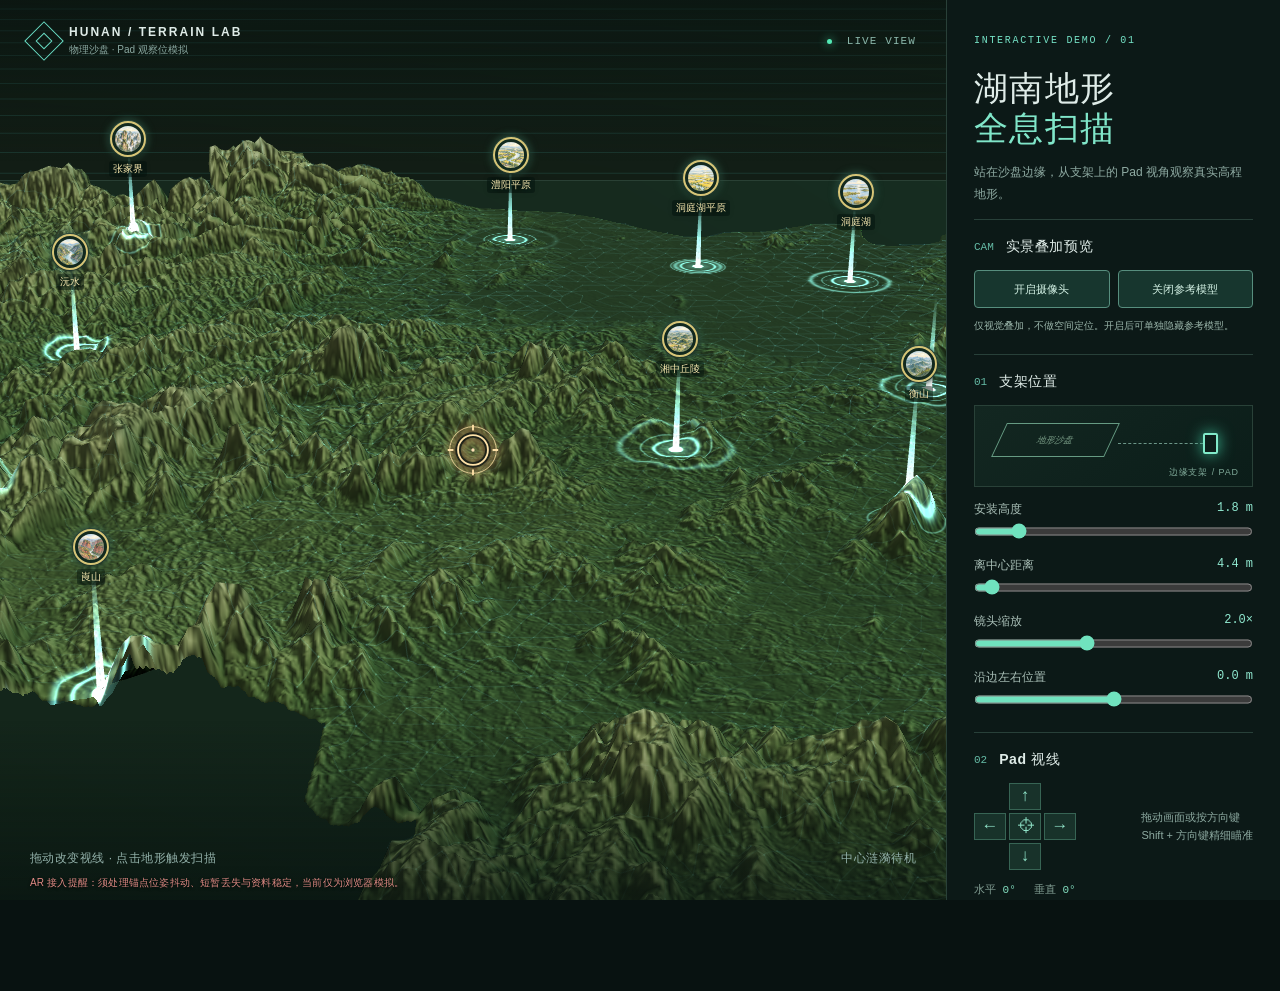
<file: hunan-terrain-ar-demo-main/index.html>
<!doctype html>
<html lang="zh-CN">
<head>
  <meta charset="utf-8" />
  <meta name="viewport" content="width=device-width,initial-scale=1" />
  <link rel="icon" href="data:image/svg+xml,%3Csvg xmlns='http://www.w3.org/2000/svg' viewBox='0 0 32 32'%3E%3Cpath d='M16 2 30 16 16 30 2 16Z' fill='%230c1917' stroke='%2370e2be' stroke-width='2'/%3E%3C/svg%3E" />
  <title>湖南地形全息扫描 · 沙盘视角 Demo</title>
  <link rel="stylesheet" href="./style.css" />
  <link rel="stylesheet" href="./sites.css" />
  <script type="importmap">
    {"imports":{"three":"./vendor/three/three.module.js"}}
  </script>
</head>
<body>
  <main class="app">
    <section class="stage" aria-label="湖南地形三维沙盘">
      <video id="camera-feed" class="camera-feed" autoplay muted playsinline hidden aria-label="实时摄像头背景"></video>
      <div id="scene"></div>
      <svg id="site-stems" class="site-stems" aria-hidden="true"></svg>
      <div id="site-markers" class="site-markers" aria-label="地形地点锚点"></div>
      <div id="site-story" class="site-story" aria-live="polite"><svg class="story-links" aria-hidden="true"></svg><div class="story-cards"></div></div>
      <div class="stage-top">
        <div class="brand"><span class="brand-mark"></span><div><strong>HUNAN / TERRAIN LAB</strong><small>物理沙盘 · Pad 观察位模拟</small></div></div>
        <div class="live"><span></span> LIVE VIEW</div>
      </div>
      <div class="reticle" aria-hidden="true" data-state="idle"><svg viewBox="-30 -30 60 60">
        <circle class="reticle-backplate" r="16"/><circle class="reticle-halo" r="25"/><circle class="reticle-ring" r="16"/>
        <g class="reticle-ticks"><path d="M 0 -27 V -21 M 0 27 V 21 M -27 0 H -21 M 27 0 H 21"/></g>
        <circle class="reticle-core" r="1.8"/>
      </svg></div>
      <div id="site-callout" class="site-callout" hidden><span id="callout-mode"></span><strong id="callout-name"></strong><small id="callout-anchor"></small></div>
      <div class="stage-bottom"><span id="hint">拖动改变视线 · 点击地形触发扫描</span><span id="scan-readout">中心涟漪待机</span></div>
      <div class="ar-integration-note">AR 接入提醒：须处理锚点位姿抖动、短暂丢失与资料稳定，当前仅为浏览器模拟。</div>
      <div id="error" class="error" hidden></div>
    </section>

    <aside class="panel">
      <header class="panel-header"><span class="eyebrow">INTERACTIVE DEMO / 01</span><h1>湖南地形<br><em>全息扫描</em></h1><p>站在沙盘边缘，从支架上的 Pad 视角观察真实高程地形。</p></header>

      <section class="control-section camera-controls">
        <div class="section-title"><span>CAM</span><h2>实景叠加预览</h2></div>
        <div class="camera-actions"><button id="camera-toggle" type="button" aria-pressed="false">开启摄像头</button><button id="reference-toggle" type="button" aria-pressed="false">关闭参考模型</button></div>
        <p id="camera-status" class="camera-status" role="status">仅视觉叠加，不做空间定位。开启后可单独隐藏参考模型。</p>
      </section>

      <section class="control-section review-controls">
        <div class="section-title"><span>R06</span><h2>点线与柔和涟漪</h2></div>
        <label class="slider-label" for="review-layer">观察图层</label>
        <select id="review-layer"><option value="both">点云 + 连接线</option><option value="lines">仅连接线</option><option value="points">仅点云</option></select>
        <label class="slider-label" for="review-light"><span>整体光感</span><output id="review-light-value">2.40</output></label><input id="review-light" type="range" min="0.5" max="4" step="0.05" value="2.4">
        <label class="slider-label" for="review-ripple"><span>涟漪强度</span><output id="review-ripple-value">1.05</output></label><input id="review-ripple" type="range" min="0" max="1.5" step="0.05" value="1.05">
        <div class="toggle-row" style="margin-top:20px"><div><strong>准心涟漪循环</strong><small>上一圈消退后再发下一圈</small></div><label class="switch"><input id="review-ripples" type="checkbox" checked><span></span></label></div>
        <button id="review-wave" class="scan-button">重新发起涟漪</button>
        <div class="review-legend"><span>实心微点</span><span>局部三角连接</span></div>
        <p>线条沿地形起伏。局部明暗缓慢呼吸，扩散波边缘柔和，便于检查真实沙盘叠加时的观感。</p>
        <a class="review-link" href="./">返回完整交互 →</a>
      </section>

      <section class="control-section">
        <div class="section-title"><span>01</span><h2>支架位置</h2></div>
        <div class="rail-diagram" aria-hidden="true"><div class="rail-map">地形沙盘</div><div class="rail-line"></div><div id="pad-icon" class="pad-icon"></div><span class="rail-caption">边缘支架 / PAD</span></div>
        <label class="slider-label" for="height"><span>安装高度</span><output id="height-value">1.8 m</output></label><input id="height" type="range" min="1.2" max="5.5" step="0.1" value="1.8">
        <label class="slider-label" for="distance"><span>离中心距离</span><output id="distance-value">4.4 m</output></label><input id="distance" type="range" min="4.2" max="9.5" step="0.1" value="4.4">
        <label class="slider-label" for="zoom"><span>镜头缩放</span><output id="zoom-value">2.0×</output></label><input id="zoom" type="range" min="1" max="3.5" step="0.1" value="2">
        <label class="slider-label" for="lateral"><span>沿边左右位置</span><output id="lateral-value">0.0 m</output></label><input id="lateral" type="range" min="-2.0" max="2.0" step="0.1" value="0">
      </section>

      <section class="control-section">
        <div class="section-title"><span>02</span><h2>Pad 视线</h2></div>
        <div class="move-row"><div class="dpad"><button data-dir="up" aria-label="视线上移">↑</button><button data-dir="left" aria-label="视线左移">←</button><button data-dir="reset" aria-label="视线复位">⌖</button><button data-dir="right" aria-label="视线右移">→</button><button data-dir="down" aria-label="视线下移">↓</button></div><p>拖动画面或按方向键<br>Shift + 方向键精细瞄准</p></div>
        <div class="angle-readout"><span>水平 <b id="yaw-value">0°</b></span><span>垂直 <b id="pitch-value">0°</b></span></div>
      </section>

      <section class="control-section scan-section">
        <div class="section-title"><span>03</span><h2>扫描模式</h2></div>
        <div class="toggle-row"><div><strong>待机中心涟漪</strong><small>准心落在地形上，逐次向外扩散</small></div><label class="switch"><input id="idle-toggle" type="checkbox" checked><span></span></label></div>
        <button id="center-scan" class="scan-button"><span>◎</span> 从中心发起扫描</button>
        <a class="review-link" href="?review=scan">仅看扫描效果 →</a>
        <p class="scan-note">点击地形触发扫描；转动 Pad，让中心瞄准点对准地点锚点。</p>
      </section>

      <section class="control-section places-section">
        <div class="section-title"><span>04</span><h2>地形锚点 <small>11 处</small></h2></div>
        <p class="places-hint">坐标按真实经纬度投到 DEM；范围和河流采用代表性位置。</p>
        <div id="site-list" class="site-list"></div>
        <article id="site-detail" class="site-detail" aria-live="polite"><p class="detail-empty">选择地形上的光点，查看地点档案。</p></article>
      </section>

      <footer class="panel-footer"><span>DEM 2027 × 2318</span><span>MAPZEN / HUNAN</span></footer>
    </aside>
  </main>
  <script type="module" src="./app.js"></script>
</body>
</html>
</file>
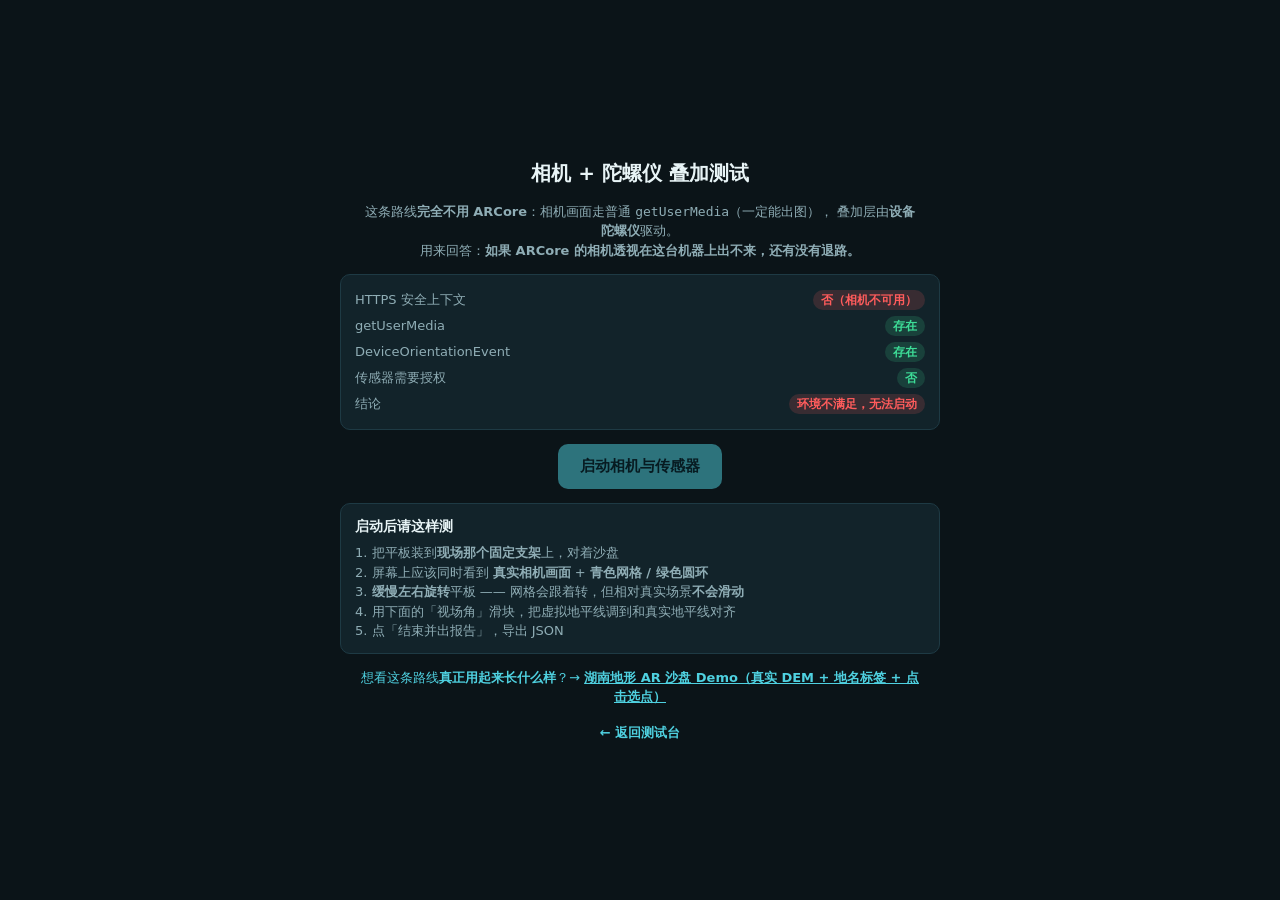
<file: ar-camera.html>
<!doctype html>
<html lang="zh-CN">
<head>
<meta charset="utf-8">
<meta name="viewport" content="width=device-width,initial-scale=1,viewport-fit=cover">
<meta name="color-scheme" content="dark">
<title>相机 + 陀螺仪 叠加测试（不依赖 ARCore）· 湖南地形沙盘</title>
<!-- 空 favicon：避免浏览器自动请求 /favicon.ico 产生 404，
     那条 404 会污染自动化回归里的「控制台零报错」判定。 -->
<link rel="icon" href="data:,">
<style>
  :root{
    --bg:#0b1418; --panel:#12232a; --line:#1e3a44; --fg:#e8f4f6; --dim:#8fadb5;
    --ok:#3ddc97; --warn:#ffb020; --bad:#ff5c5c; --acc:#4fd1e0;
  }
  *{box-sizing:border-box}
  html,body{margin:0;height:100%;background:var(--bg);color:var(--fg);
    font:14px/1.5 -apple-system,"PingFang SC","Microsoft YaHei",system-ui,sans-serif}
  body{overflow:hidden}
  canvas{display:block;touch-action:none}

  /* 相机画面：普通 getUserMedia，不经过 ARCore —— 这是「一定能出图」的那一层 */
  #cam{position:fixed;inset:0;width:100%;height:100%;object-fit:cover;
    background:#000;z-index:0;display:none}
  #gl{position:fixed;inset:0;z-index:10;display:none;pointer-events:none}

  #start-wrap{position:fixed;inset:0;display:flex;flex-direction:column;align-items:center;
    justify-content:center;gap:14px;padding:24px;text-align:center;z-index:30;
    background:var(--bg);overflow:auto}
  h1{font-size:20px;margin:0}
  .sub{color:var(--dim);font-size:13px;max-width:560px;margin:0}
  button{background:var(--acc);color:#04222a;border:0;border-radius:10px;
    padding:13px 22px;font-size:15px;font-weight:600;cursor:pointer}
  button.ghost{background:transparent;color:var(--fg);border:1px solid var(--line);font-weight:400}
  button:disabled{opacity:.5}
  .btnrow{display:flex;gap:10px;flex-wrap:wrap;justify-content:center}
  .card{background:var(--panel);border:1px solid var(--line);border-radius:10px;
    padding:12px 14px;text-align:left;max-width:600px;width:100%}
  .row{display:flex;justify-content:space-between;gap:12px;padding:3px 0;font-size:13px}
  .row .k{color:var(--dim);flex:0 0 auto}
  .row .v{text-align:right;font-variant-numeric:tabular-nums}
  .b{display:inline-block;padding:1px 8px;border-radius:999px;font-size:12px;font-weight:600}
  .b-ok{background:rgba(61,220,151,.16);color:var(--ok)}
  .b-warn{background:rgba(255,176,32,.16);color:var(--warn)}
  .b-bad{background:rgba(255,92,92,.16);color:var(--bad)}
  .b-idle{background:rgba(143,173,181,.14);color:var(--dim)}

  /* HUD */
  #hud{position:fixed;left:0;right:0;bottom:0;padding:10px 12px calc(10px + env(safe-area-inset-bottom));
    display:none;z-index:20;
    background:linear-gradient(to top,rgba(4,14,18,.94),rgba(4,14,18,.0))}
  #hud.on{display:block}
  #hud .grid{display:grid;grid-template-columns:1fr 1fr;gap:4px 14px;max-width:660px;margin:0 auto}
  #hud .row{padding:1px 0;font-size:12.5px}
  #hud .ctl{display:flex;align-items:center;gap:10px;max-width:660px;margin:8px auto 0;
    font-size:12.5px;color:var(--dim)}
  #hud .ctl input[type=range]{flex:1}
  #hud .btnbar{display:flex;gap:10px;justify-content:center;margin-top:10px}
  #hud .btnbar button{padding:9px 16px;font-size:13.5px}
  .flash{position:fixed;top:14px;left:50%;transform:translateX(-50%);z-index:40;
    background:rgba(79,209,224,.92);color:#04222a;padding:8px 16px;border-radius:999px;
    font-size:13px;font-weight:600;opacity:0;transition:opacity .25s;pointer-events:none}
  .flash.on{opacity:1}
</style>
</head>
<body>

<video id="cam" playsinline muted autoplay></video>

<div id="start-wrap">
  <h1>相机 + 陀螺仪 叠加测试</h1>
  <p class="sub">
    这条路线<b>完全不用 ARCore</b>：相机画面走普通 <code>getUserMedia</code>（一定能出图），
    叠加层由<b>设备陀螺仪</b>驱动。<br>
    用来回答：<b>如果 ARCore 的相机透视在这台机器上出不来，还有没有退路。</b>
  </p>

  <div class="card" id="precheck">正在检测…</div>

  <button id="start" disabled>启动相机与传感器</button>

  <div class="card">
    <div style="font-weight:600;margin-bottom:6px">启动后请这样测</div>
    <div style="color:var(--dim);font-size:13px">
      1. 把平板装到<b>现场那个固定支架</b>上，对着沙盘<br>
      2. 屏幕上应该同时看到 <b>真实相机画面</b> + <b>青色网格 / 绿色圆环</b><br>
      3. <b>缓慢左右旋转</b>平板 —— 网格会跟着转，但相对真实场景<b>不会滑动</b><br>
      4. 用下面的「视场角」滑块，把虚拟地平线调到和真实地平线对齐<br>
      5. 点「结束并出报告」，导出 JSON
    </div>
  </div>

  <p class="sub" style="color:var(--acc)">
    想看这条路线<b>真正用起来长什么样</b>？→
    <a href="./ar-gyro-demo.html" style="color:var(--acc);font-weight:600">湖南地形 AR 沙盘 Demo（真实 DEM + 地名标签 + 点击选点）</a>
  </p>

  <p class="sub" style="margin:2px 0 0">
    <a href="./index.html" style="color:var(--acc);font-weight:600;text-decoration:none">← 返回测试台</a>
  </p>
</div>

<div id="hud">
  <div class="flash" id="flash"></div>
  <div class="grid">
    <div class="row"><span class="k">相机</span><span class="v" id="h-cam">—</span></div>
    <div class="row"><span class="k">陀螺仪</span><span class="v" id="h-orient">—</span></div>
    <div class="row"><span class="k">已测</span><span class="v" id="h-time">0.0 s</span></div>
    <div class="row"><span class="k">朝向 alpha / beta / gamma</span><span class="v" id="h-ang">—</span></div>
    <div class="row"><span class="k">alpha 波动范围</span><span class="v" id="h-range">—</span></div>
    <div class="row"><span class="k">alpha 漂移率</span><span class="v" id="h-drift">—</span></div>
    <div class="row"><span class="k">事件频率</span><span class="v" id="h-hz">—</span></div>
    <div class="row"><span class="k">屏幕方向角</span><span class="v" id="h-scr">—</span></div>
    <div class="row"><span class="k">渲染帧率</span><span class="v" id="h-fps">—</span></div>
  </div>
  <div class="ctl">
    <span>视场角</span>
    <input type="range" id="fov" min="35" max="100" step="1" value="65">
    <span id="fovv" style="font-variant-numeric:tabular-nums">65°</span>
  </div>
  <div class="ctl">
    <span>水平校准</span>
    <input type="range" id="pitchoff" min="-20" max="20" step="0.5" value="0">
    <span id="pitchoffv" style="font-variant-numeric:tabular-nums">0°</span>
  </div>
  <div class="btnbar">
    <button id="reset">重新计时</button>
    <button class="ghost" id="stop">结束并出报告</button>
  </div>
</div>

<script type="importmap">
{ "imports": { "three": "./vendor/three/three.module.js" } }
</script>

<script type="module">
import * as THREE from 'three';

const $ = id => document.getElementById(id);
const R = {};

function badge(t, k) { return '<span class="b b-' + k + '">' + t + '</span>'; }
function row(k, v) { return '<div class="row"><span class="k">' + k + '</span><span class="v">' + v + '</span></div>'; }
function setRow(id, t) { const el = $(id); if (el) el.textContent = t; }
function flash(msg) {
  const el = $('flash'); if (!el) return;
  el.textContent = msg; el.classList.add('on');
  clearTimeout(flash._t);
  flash._t = setTimeout(() => el.classList.remove('on'), 1600);
}

/* ---------- 预检（只读，不需要用户手势） ---------- */
(async () => {
  let html = '';
  const https = location.protocol === 'https:' || location.hostname === '127.0.0.1';
  const hasGum = !!(navigator.mediaDevices && navigator.mediaDevices.getUserMedia);
  const hasOrient = 'DeviceOrientationEvent' in window;
  html += row('HTTPS 安全上下文', https ? badge('是', 'ok') : badge('否（相机不可用）', 'bad'));
  html += row('getUserMedia', hasGum ? badge('存在', 'ok') : badge('不存在', 'bad'));
  html += row('DeviceOrientationEvent', hasOrient ? badge('存在', 'ok') : badge('不存在', 'bad'));
  const needPerm = hasOrient && typeof DeviceOrientationEvent.requestPermission === 'function';
  html += row('传感器需要授权', needPerm ? badge('是（iOS 风格）', 'warn') : badge('否', 'ok'));
  R.https = https; R.hasGum = hasGum; R.hasOrient = hasOrient; R.needPerm = needPerm;

  const ok = https && hasGum && hasOrient;
  html += row('结论', ok ? badge('可以启动', 'ok') : badge('环境不满足，无法启动', 'bad'));
  $('precheck').innerHTML = html;
  $('start').disabled = !ok;
})();

/* ---------- 相机 ---------- */
let videoStream = null;

async function startCamera() {
  videoStream = await navigator.mediaDevices.getUserMedia({
    video: {
      facingMode: { ideal: 'environment' },
      width:  { ideal: 1920 },
      height: { ideal: 1080 },
    },
    audio: false,
  });
  const v = $('cam');
  v.srcObject = videoStream;
  await v.play();

  const tr = videoStream.getVideoTracks()[0];
  const s = tr ? tr.getSettings() : {};
  R.cameraLabel = tr ? tr.label : '';
  R.cameraSettings = s;
  R.videoW = s.width || null;
  R.videoH = s.height || null;
  return s;
}

/* ---------- 陀螺仪 / 姿态 ----------
   经典 DeviceOrientationControls 的算法（three.js 已从核心移除，这里是等价实现） */
const zee = new THREE.Vector3(0, 0, 1);
const euler = new THREE.Euler();
const q0 = new THREE.Quaternion();
const q1 = new THREE.Quaternion(-Math.sqrt(0.5), 0, 0, Math.sqrt(0.5));  // 绕 X 转 -90°

function screenAngle() {
  const a = (screen.orientation && typeof screen.orientation.angle === 'number')
    ? screen.orientation.angle
    : (typeof window.orientation === 'number' ? window.orientation : 0);
  return a;
}

function applyDeviceQuaternion(quaternion, alphaDeg, betaDeg, gammaDeg) {
  const alpha = THREE.MathUtils.degToRad(alphaDeg);
  const beta  = THREE.MathUtils.degToRad(betaDeg);
  const gamma = THREE.MathUtils.degToRad(gammaDeg);
  const orient = THREE.MathUtils.degToRad(screenAngle());

  euler.set(beta, alpha, -gamma, 'YXZ');
  quaternion.setFromEuler(euler);
  quaternion.multiply(q1);                                  // 相机朝设备背面
  quaternion.multiply(q0.setFromAxisAngle(zee, -orient));   // 屏幕旋转补偿
}

/* ---------- Three.js 叠加层 ---------- */
const renderer = new THREE.WebGLRenderer({ antialias: true, alpha: true });
renderer.setPixelRatio(Math.min(devicePixelRatio, 2));
renderer.setSize(innerWidth, innerHeight);
renderer.setClearColor(0x000000, 0);
renderer.domElement.id = 'gl';
document.body.appendChild(renderer.domElement);
renderer.setAnimationLoop(render);

const scene = new THREE.Scene();
const cam3 = new THREE.PerspectiveCamera(65, innerWidth / innerHeight, 0.05, 80);
cam3.position.set(0, 0, 0);          // 相机固定在设备位置，只转不移

const world = new THREE.Group();
scene.add(world);

/* 地面网格：虚拟地板放在「眼下方 1.2 m」，模拟沙盘台面 */
const grid = new THREE.GridHelper(12, 60, 0x4fd1e0, 0x1e5a66);
grid.position.y = -1.2;
grid.material.transparent = true;
grid.material.opacity = 0.55;
world.add(grid);

/* 虚拟沙盘占位体（2 m × 1 m × 0.3 m），放在正前方 2.2 m */
const sandbox = new THREE.Mesh(
  new THREE.BoxGeometry(2.0, 0.3, 1.0),
  new THREE.MeshBasicMaterial({ color: 0xffb020, transparent: true, opacity: 0.35 })
);
sandbox.position.set(0, -1.05, -2.2);
world.add(sandbox);
world.add(new THREE.LineSegments(
  new THREE.EdgesGeometry(new THREE.BoxGeometry(2.0, 0.3, 1.0)),
  new THREE.LineBasicMaterial({ color: 0xffb020 })
).translateY(-1.05).translateZ(-2.2));

/* 地平线：用来和真实地平线对齐、校准视场角 */
const horizon = new THREE.Mesh(
  new THREE.PlaneGeometry(30, 0.004),
  new THREE.MeshBasicMaterial({ color: 0x3ddc97 })
);
world.add(horizon);

/* 正前方的竖直圆环（准星） */
const ring = new THREE.Mesh(
  new THREE.TorusGeometry(0.18, 0.008, 8, 48),
  new THREE.MeshBasicMaterial({ color: 0x4fd1e0 })
);
ring.position.set(0, 0, -2.0);
world.add(ring);

/* 兜底可视面板 —— 只要 WebGL 层在渲染，这块发光板子就一定能看见 */
const backdrop = new THREE.Mesh(
  new THREE.PlaneGeometry(1.2, 0.8),
  new THREE.MeshBasicMaterial({ color: 0x14c8e0, transparent: true, opacity: 0.35, side: THREE.DoubleSide })
);
backdrop.position.set(0, 0.0, -3.0);
world.add(backdrop);

/* ---------- 状态 ---------- */
let haveOrient = false, running = false, t0 = 0;
let a0 = 0, b0 = 0, g0 = 0;
let lastA = null, lastB = null, lastG = null;
let alphaMin = Infinity, alphaMax = -Infinity, alphaFirst = null, alphaLast = null;
let orientN = 0, evTimes = [];
let fpsFrames = 0, fpsT0 = 0, fps = 0, hudT0 = 0, totalFrames = 0;
let fovDeg = 65, pitchOff = 0;

function resetStats() {
  running = true; t0 = performance.now();
  alphaMin = Infinity; alphaMax = -Infinity; alphaFirst = null; alphaLast = null;
  orientN = 0; evTimes = [];
  fpsFrames = 0; fpsT0 = performance.now(); fps = 0; hudT0 = 0; totalFrames = 0;
  flash('计时已重新开始');
}

function onOrient(e) {
  if (e.alpha === null || e.alpha === undefined) return;
  if (!haveOrient) { haveOrient = true; flash('陀螺仪已就绪'); }
  orientN++;
  evTimes.push(performance.now());
  lastA = e.alpha; lastB = e.beta; lastG = e.gamma;
  if (running) {
    if (alphaFirst === null) alphaFirst = e.alpha;
    alphaLast = e.alpha;
    alphaMin = Math.min(alphaMin, e.alpha);
    alphaMax = Math.max(alphaMax, e.alpha);
  }
}

function currentHz() {
  const now = performance.now();
  while (evTimes.length && now - evTimes[0] > 2000) evTimes.shift();
  return evTimes.length / 2;
}

/* ---------- 渲染 ---------- */
function render() {
  totalFrames++;

  /* 帧率必须在每一帧里累计 —— 放进被限速的 updateHud 里会被封顶在 5 fps */
  fpsFrames++;
  const _now = performance.now();
  if (_now - fpsT0 >= 1000) { fps = fpsFrames * 1000 / (_now - fpsT0); fpsFrames = 0; fpsT0 = _now; }

  if (haveOrient) {
    applyDeviceQuaternion(cam3.quaternion, lastA, lastB, lastG);
    /* 水平校准：整体绕设备右轴微调 */
    if (pitchOff) {
      const q = new THREE.Quaternion().setFromAxisAngle(new THREE.Vector3(1, 0, 0),
        THREE.MathUtils.degToRad(pitchOff));
      cam3.quaternion.multiply(q);
    }
  }
  updateHud(performance.now());
  renderer.render(scene, cam3);
}

function updateHud(now) {
  if (now - hudT0 < 200) return;
  hudT0 = now;

  setRow('h-cam', videoStream ? '出图中' : '—');
  const oe = $('h-orient');
  if (oe) oe.innerHTML = haveOrient
    ? badge('就绪', 'ok')
    : badge(running ? '无数据' : '待启动', running ? 'bad' : 'idle');

  if (!running) return;

  const secs = (now - t0) / 1000;
  setRow('h-time', secs.toFixed(1) + ' s');
  if (lastA !== null) {
    setRow('h-ang', lastA.toFixed(1) + '° / ' + lastB.toFixed(1) + '° / ' + lastG.toFixed(1) + '°');
  }
  const rng = (alphaMin === Infinity) ? null : (alphaMax - alphaMin);
  setRow('h-range', rng === null ? '—' : rng.toFixed(2) + '°');
  let drift = null;
  if (alphaFirst !== null && alphaLast !== null && secs > 5) {
    drift = (alphaLast - alphaFirst) / (secs / 60);
  }
  const de = $('h-drift');
  if (de) {
    if (drift === null) de.textContent = '—';
    else {
      const a = Math.abs(drift);
      de.innerHTML = badge(drift.toFixed(2) + ' °/min', a < 0.3 ? 'ok' : (a < 2 ? 'warn' : 'bad'));
    }
  }
  setRow('h-hz', currentHz().toFixed(1) + ' Hz');
  setRow('h-scr', screenAngle() + '°');
  setRow('h-fps', fps ? fps.toFixed(0) : '—');
}

/* ---------- 控件 ---------- */
$('fov').addEventListener('input', e => {
  fovDeg = Number(e.target.value);
  cam3.fov = fovDeg; cam3.updateProjectionMatrix();
  $('fovv').textContent = fovDeg + '°';
  R.fovDeg = fovDeg;
});
$('pitchoff').addEventListener('input', e => {
  pitchOff = Number(e.target.value);
  $('pitchoffv').textContent = pitchOff + '°';
  R.pitchOffsetDeg = pitchOff;
});
$('reset').addEventListener('click', resetStats);

addEventListener('resize', () => {
  cam3.aspect = innerWidth / innerHeight;
  cam3.updateProjectionMatrix();
  renderer.setSize(innerWidth, innerHeight);
});

/* ---------- 启动（必须在用户手势里：getUserMedia + iOS 传感器授权） ---------- */
$('start').addEventListener('click', async () => {
  $('start').disabled = true;
  try {
    /* iOS 13+ 必须在用户手势里申请传感器权限 */
    if (typeof DeviceOrientationEvent !== 'undefined' &&
        typeof DeviceOrientationEvent.requestPermission === 'function') {
      const p = await DeviceOrientationEvent.requestPermission();
      R.orientPermission = p;
      if (p !== 'granted') {
        alert('传感器权限被拒绝（' + p + '）。请刷新页面重新授权。');
        $('start').disabled = false;
        return;
      }
    }
  } catch (e) {
    R.orientPermission = 'error: ' + e.name + ': ' + (e.message || '');
  }

  try {
    await startCamera();
  } catch (e) {
    R.cameraError = e.name + ': ' + (e.message || '');
    $('precheck').innerHTML = row('打开相机', badge('失败：' + e.name, 'bad')) +
      row('错误信息', e.message || '（无）') +
      row('说明', '相机都打不开的话，先排查权限 / 是否被别的 App 占用。');
    $('start').disabled = false;
    return;
  }

  addEventListener('deviceorientation', onOrient);

  $('cam').style.display = 'block';
  renderer.domElement.style.display = 'block';
  $('start-wrap').style.display = 'none';
  $('hud').classList.add('on');

  R.screenAngle = screenAngle();
  R.screenW = screen.width; R.screenH = screen.height;
  R.innerW = innerWidth; R.innerH = innerHeight; R.dpr = devicePixelRatio;
  resetStats();

  /* 3 秒后如果还没有任何姿态事件，给出明确提示 */
  setTimeout(() => {
    if (!haveOrient) flash('⚠ 3 秒内没有收到陀螺仪数据 —— 传感器可能不可用');
  }, 3000);
});

/* ---------- 报告 ---------- */
$('stop').addEventListener('click', () => {
  running = false;
  const secs = t0 ? (performance.now() - t0) / 1000 : 0;
  const rng = (alphaMin === Infinity) ? null : (alphaMax - alphaMin);

  R.durationSec = Number(secs.toFixed(1));
  R.orientEvents = orientN;
  R.orientHz = Number(currentHz().toFixed(2));
  R.alphaFirst = alphaFirst === null ? null : Number(alphaFirst.toFixed(3));
  R.alphaLast = alphaLast === null ? null : Number(alphaLast.toFixed(3));
  R.alphaRangeDeg = rng === null ? null : Number(rng.toFixed(3));
  R.alphaDriftPerMin = (alphaFirst === null || alphaLast === null || secs < 5)
    ? null : Number(((alphaLast - alphaFirst) / (secs / 60)).toFixed(3));
  R.fovDeg = fovDeg;
  R.pitchOffsetDeg = pitchOff;
  R.avgFps = fps ? Number(fps.toFixed(1)) : null;
  R.totalFrames = totalFrames;
  R.screenAngle = screenAngle();

  const a = Math.abs(R.alphaDriftPerMin || 0);
  let verdict, cls;
  if (!haveOrient || orientN === 0) {
    verdict = '没有收到任何陀螺仪数据 —— 这条路走不通，请换浏览器或换设备。'; cls = 'bad';
  } else if (secs < 5) {
    verdict = '测试时间太短（< 5 秒），请至少跑 60 秒。'; cls = 'warn';
  } else if (R.alphaRangeDeg !== null && R.alphaRangeDeg < 0.05) {
    verdict = 'alpha 全程几乎不变 —— 可能处在低功耗门控下（静止时正常现象）。' +
              '请重测并<b>缓慢转动平板</b>，确认 alpha 会跟着变。'; cls = 'warn';
  } else if (a < 0.3) {
    verdict = '很好：陀螺仪偏航漂移 ' + a.toFixed(2) + ' °/min，3DoF 叠加路线可行。'; cls = 'ok';
  } else if (a < 2) {
    verdict = '可用：漂移 ' + a.toFixed(2) + ' °/min，长时间会有可见偏移，建议加零点校正。'; cls = 'warn';
  } else {
    verdict = '漂移偏大（' + a.toFixed(2) + ' °/min），3DoF 路线需要配合固定基准做校正。'; cls = 'bad';
  }

  const wrap = $('start-wrap');
  wrap.innerHTML =
    '<h1>测试结果</h1>' +
    '<div class="card">' +
      row('相机', R.cameraError ? badge('打不开', 'bad') : badge('出图正常', 'ok')) +
      row('陀螺仪', haveOrient ? badge('有数据', 'ok') : badge('无数据', 'bad')) +
      row('alpha 漂移率', R.alphaDriftPerMin === null ? '—' :
        badge(R.alphaDriftPerMin.toFixed(2) + ' °/min', a < 0.3 ? 'ok' : (a < 2 ? 'warn' : 'bad'))) +
      row('alpha 波动范围', R.alphaRangeDeg === null ? '—' : R.alphaRangeDeg.toFixed(2) + '°') +
      row('事件数 / 频率', R.orientEvents + ' / ' + (R.orientHz ?? '—') + ' Hz') +
      row('时长 / 帧率', R.durationSec + ' s / ' + (R.avgFps ?? '—') + ' fps') +
      row('视场角 / 水平校准', R.fovDeg + '° / ' + R.pitchOffsetDeg + '°') +
      row('屏幕方向角', R.screenAngle + '°') +
      row('视频轨道', (R.cameraSettings && R.cameraSettings.width)
        ? R.cameraSettings.width + '×' + R.cameraSettings.height : '—') +
    '</div>' +
    '<div class="card"><div style="font-weight:600;margin-bottom:6px">结论</div>' +
      '<div>' + verdict + '</div>' +
      '<div style="color:var(--dim);font-size:12.5px;margin-top:8px">' +
      '这条路线的边界：<b>相机透视 100% 可靠</b>（普通 getUserMedia），' +
      '<b>旋转</b>由陀螺仪提供（3DoF），但<b>没有平移跟踪</b> —— ' +
      '平板一旦移动位置，虚拟物体不会跟着走。' +
      '如果展项允许平板装在固定支架上「只转不移」，这条路完全够用；' +
      '若要支持自由移动，就需要在沙盘边框贴 AprilTag / 已知标记做绝对定位。</div>' +
    '</div>' +
    '<div class="btnrow">' +
      '<button id="report">生成报告文本</button>' +
      '<button class="ghost" id="copy">复制到剪贴板</button>' +
    '</div>' +
    '<pre id="out" style="max-width:600px;width:100%;text-align:left;background:var(--panel);' +
      'border:1px solid var(--line);border-radius:10px;padding:12px;overflow:auto;' +
      'font-size:11.5px;max-height:38vh;white-space:pre-wrap">点击「生成报告文本」…</pre>';

  $('report').addEventListener('click', () => {
    $('out').textContent = JSON.stringify(R, null, 2);
  });
  $('copy').addEventListener('click', async () => {
    try { await navigator.clipboard.writeText($('out').textContent); $('copy').textContent = '已复制 ✓'; }
    catch (e) { $('copy').textContent = '复制失败，请长按手动复制'; }
    setTimeout(() => { $('copy').textContent = '复制到剪贴板'; }, 2000);
  });
});
</script>
</body>
</html>
</file>
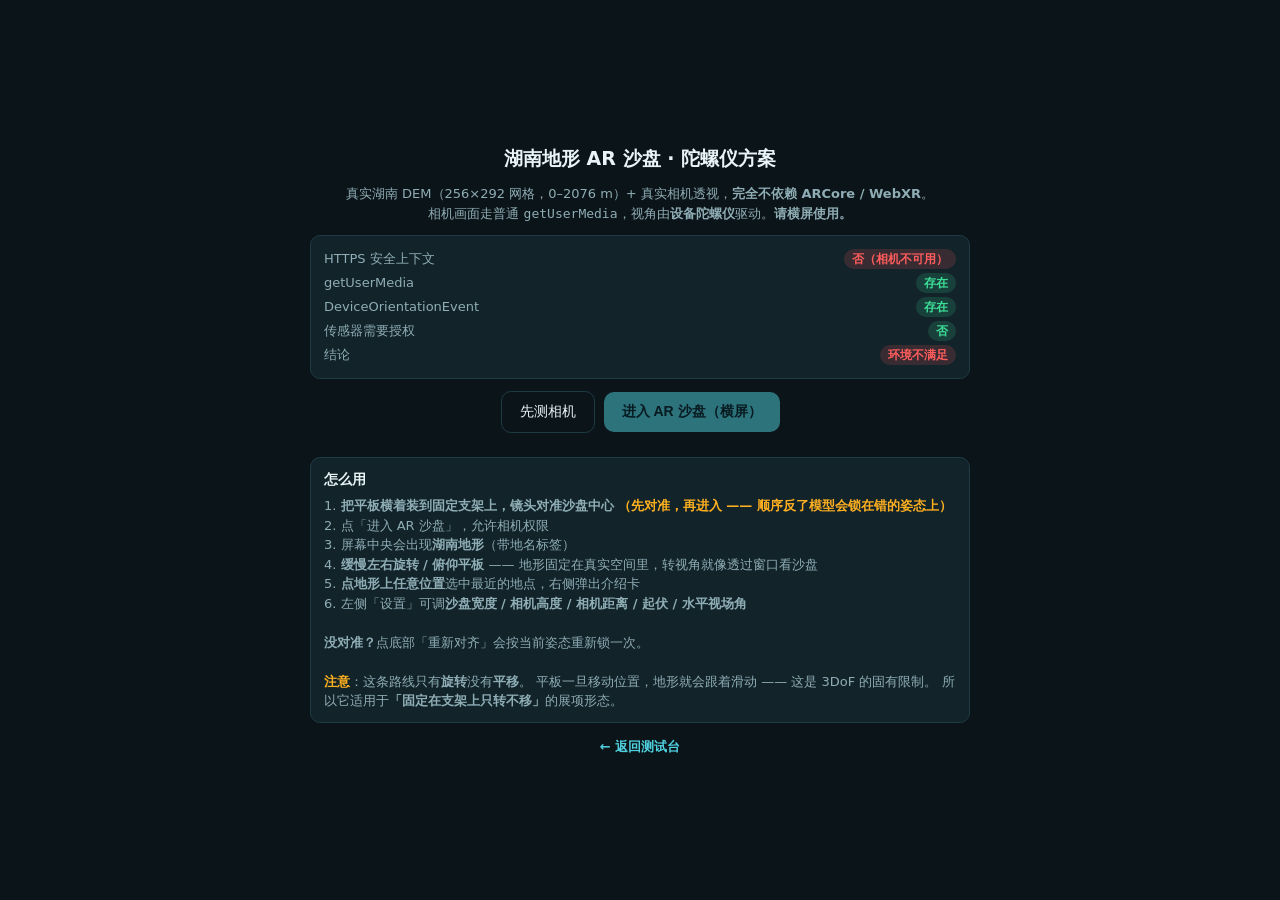
<file: ar-gyro-demo.html>
<!doctype html>
<html lang="zh-CN">
<head>
<meta charset="utf-8">
<meta name="viewport" content="width=device-width,initial-scale=1,viewport-fit=cover">
<meta name="color-scheme" content="dark">
<title>湖南地形 AR 沙盘 · 陀螺仪方案 Demo（横屏 · 不依赖 ARCore）</title>
<!-- 空 favicon：避免浏览器自动请求 /favicon.ico 产生 404，
     那条 404 会污染自动化回归里的「控制台零报错」判定。 -->
<link rel="icon" href="data:,">
<style>
  :root{
    --bg:#0b1418; --panel:#12232a; --line:#1e3a44; --fg:#e8f4f6; --dim:#8fadb5;
    --ok:#3ddc97; --warn:#ffb020; --bad:#ff5c5c; --acc:#4fd1e0;
  }
  *{box-sizing:border-box}
  html,body{margin:0;height:100%;background:var(--bg);color:var(--fg);
    font:14px/1.5 -apple-system,"PingFang SC","Microsoft YaHei",system-ui,sans-serif}
  body{overflow:hidden}
  canvas{display:block;touch-action:none}

  #cam{position:fixed;inset:0;width:100%;height:100%;object-fit:cover;
    background:#000;z-index:0;display:none}
  #gl{position:fixed;inset:0;z-index:10;display:none}

  /* ---------- 竖屏拦截：只在 AR 运行中生效，纯 CSS，无需 JS ---------- */
  #rotate{position:fixed;inset:0;z-index:60;display:none;flex-direction:column;
    align-items:center;justify-content:center;gap:18px;background:var(--bg);
    text-align:center;padding:24px}
  @media (orientation: portrait){ body.ar-active #rotate{display:flex} }
  #rotate .dev{width:88px;height:52px;border:2.5px solid var(--acc);border-radius:9px;
    animation:rot 2.2s ease-in-out infinite}
  @keyframes rot{0%,35%{transform:rotate(0deg)}65%,100%{transform:rotate(-90deg)}}
  #rotate h2{font-size:17px;margin:0;font-weight:600}
  #rotate p{color:var(--dim);font-size:13px;margin:0;max-width:420px}

  /* ---------- 启动页 ---------- */
  #start-wrap{position:fixed;inset:0;z-index:40;display:flex;flex-direction:column;
    align-items:center;justify-content:center;gap:12px;padding:18px 22px;text-align:center;
    background:var(--bg);overflow:auto}
  h1{font-size:19px;margin:0}
  .sub{color:var(--dim);font-size:13px;max-width:660px;margin:0}
  button{background:var(--acc);color:#04222a;border:0;border-radius:10px;
    padding:11px 18px;font-size:14px;font-weight:600;cursor:pointer;white-space:nowrap}
  button.ghost{background:transparent;color:var(--fg);border:1px solid var(--line);font-weight:400}
  button.sm{padding:8px 13px;font-size:13px}
  button:disabled{opacity:.5}
  .btnrow{display:flex;gap:9px;flex-wrap:wrap;justify-content:center;align-items:center}
  .card{background:var(--panel);border:1px solid var(--line);border-radius:10px;
    padding:11px 13px;text-align:left;max-width:660px;width:100%}
  .row{display:flex;justify-content:space-between;gap:12px;padding:2px 0;font-size:13px}
  .row .k{color:var(--dim);flex:0 0 auto}
  .row .v{text-align:right;font-variant-numeric:tabular-nums}
  .b{display:inline-block;padding:1px 8px;border-radius:999px;font-size:12px;font-weight:600}
  .b-ok{background:rgba(61,220,151,.16);color:var(--ok)}
  .b-warn{background:rgba(255,176,32,.16);color:var(--warn)}
  .b-bad{background:rgba(255,92,92,.16);color:var(--bad)}
  .b-idle{background:rgba(143,173,181,.14);color:var(--dim)}

  /* ---------- 顶部状态条（横屏一行铺开） ---------- */
  #topbar{position:fixed;left:0;right:0;top:0;z-index:20;display:none;pointer-events:none;
    padding:6px 10px;background:linear-gradient(to bottom,rgba(4,14,18,.92),rgba(4,14,18,0))}
  #topbar.on{display:block}
  #topbar .strip{display:flex;align-items:stretch;max-width:1180px;margin:0 auto}
  #topbar .cell{flex:1 1 0;min-width:0;text-align:center;padding:1px 8px;
    border-right:1px solid rgba(30,58,68,.75)}
  #topbar .cell:last-child{border-right:0}
  #topbar .cell .k{display:block;font-size:10.5px;color:rgba(232,244,246,.6);
    white-space:nowrap;line-height:1.35}
  #topbar .cell .v{display:block;font-size:12.5px;line-height:1.4;font-variant-numeric:tabular-nums;
    white-space:nowrap;overflow:hidden;text-overflow:ellipsis}
  #topbar .cell .b{font-size:11px;padding:0 6px}

  /* ---------- 中央提示 / 准星 ---------- */
  #alignhint{position:fixed;left:50%;top:50%;transform:translate(-50%,-50%);z-index:22;
    display:none;text-align:center;pointer-events:none;background:rgba(4,14,18,.88);
    border:1px solid var(--line);border-radius:12px;padding:14px 20px;font-size:13.5px;
    line-height:1.7;max-width:44vw}
  #alignhint.on{display:block}
  #alignhint b{color:var(--acc)}
  #crosshair{position:fixed;left:50%;top:50%;transform:translate(-50%,-50%);z-index:21;
    width:24px;height:24px;display:none;pointer-events:none}
  #crosshair.on{display:block}
  #crosshair::before,#crosshair::after{content:'';position:absolute;background:rgba(79,209,224,.8)}
  #crosshair::before{left:50%;top:0;width:1.5px;height:100%;transform:translateX(-50%)}
  #crosshair::after{top:50%;left:0;height:1.5px;width:100%;transform:translateY(-50%)}

  /* ---------- 右侧：地点信息卡（横屏竖栏） ---------- */
  #card{position:fixed;right:10px;top:56px;bottom:58px;width:min(34vw,370px);z-index:24;
    display:none;background:rgba(9,26,32,.95);border:1px solid var(--line);
    border-radius:12px;padding:12px 14px 10px}
  #card.on{display:flex;flex-direction:column}
  #card .t{font-size:16px;font-weight:600;margin-bottom:2px;padding-right:26px}
  #card .m{color:var(--acc);font-size:12.5px;margin-bottom:8px;line-height:1.5}
  #card .d{color:var(--dim);font-size:12.5px;line-height:1.65;overflow:auto;flex:1;
    padding-right:2px;-webkit-overflow-scrolling:touch}
  #card .x{position:absolute;right:8px;top:6px;color:var(--dim);font-size:20px;
    cursor:pointer;padding:2px 8px;line-height:1}

  /* ---------- 左侧：设置面板（横屏竖栏） ---------- */
  #panel{position:fixed;left:10px;top:56px;bottom:58px;width:min(33vw,340px);z-index:25;
    display:none;background:rgba(9,26,32,.96);border:1px solid var(--line);
    border-radius:12px;padding:12px 14px;overflow:auto}
  #panel.on{display:block}
  #panel .ctl{display:flex;align-items:center;gap:9px;font-size:12.5px;color:var(--dim);padding:5px 0}
  #panel .ctl .lab{flex:0 0 76px}
  #panel .ctl input[type=range]{flex:1;min-width:0}
  #panel .ctl .num{flex:0 0 56px;text-align:right;font-variant-numeric:tabular-nums;color:var(--fg)}
  #panel .ctl input[type=number]{flex:1;min-width:0;background:rgba(255,255,255,.06);
    border:1px solid var(--line);border-radius:6px;color:var(--fg);padding:3px 7px;
    font:inherit;font-variant-numeric:tabular-nums}
  #panel .hint{color:var(--dim);font-size:11.5px;line-height:1.6;margin-top:8px;
    border-top:1px solid var(--line);padding-top:8px}

  /* ---------- 底部操作条 ---------- */
  #bar{position:fixed;left:0;right:0;bottom:0;z-index:23;display:none;
    padding:7px 12px calc(7px + env(safe-area-inset-bottom));
    background:linear-gradient(to top,rgba(4,14,18,.94),rgba(4,14,18,0))}
  #bar.on{display:block}
  #bar .inner{display:flex;gap:7px;justify-content:center;align-items:center;
    flex-wrap:nowrap;max-width:1180px;margin:0 auto;overflow-x:auto}

  /* ---------- 桌面演示：拖动转视角 ---------- */
  body.look-mode canvas{cursor:grab}
  body.look-mode.look-dragging canvas{cursor:grabbing}
  #lookhint{position:fixed;left:50%;bottom:56px;transform:translateX(-50%);z-index:24;
    display:none;background:rgba(9,26,32,.9);border:1px solid var(--line);
    border-radius:999px;padding:6px 14px;font-size:12px;color:var(--dim);
    pointer-events:none;white-space:nowrap}
  body.look-mode #lookhint{display:block}

  .flash{position:fixed;left:50%;top:8px;transform:translateX(-50%);z-index:50;
    background:rgba(79,209,224,.94);color:#04222a;padding:7px 15px;border-radius:999px;
    font-size:12.5px;font-weight:600;opacity:0;transition:opacity .22s;pointer-events:none;
    max-width:80vw;text-align:center}
  .flash.on{opacity:1}

  #loading{position:fixed;left:50%;top:50%;transform:translate(-50%,-50%);z-index:45;
    display:none;text-align:center;font-size:13px;color:var(--dim)}
  #loading.on{display:block}
</style>
</head>
<body>

<video id="cam" playsinline muted autoplay></video>
<div id="loading">正在加载湖南地形数据…</div>

<div id="rotate">
  <div class="dev"></div>
  <h2>请把平板横过来</h2>
  <p>这个 Demo 按<b>横屏</b>设计：横屏才能拿到平板后摄完整的水平视场，
     虚拟地形才能和真实沙盘对上。旋转平板即可自动切换。</p>
</div>

<div id="start-wrap">
  <h1>湖南地形 AR 沙盘 · 陀螺仪方案</h1>
  <p class="sub">
    真实湖南 DEM（256×292 网格，0–2076 m）+ 真实相机透视，<b>完全不依赖 ARCore / WebXR</b>。<br>
    相机画面走普通 <code>getUserMedia</code>，视角由<b>设备陀螺仪</b>驱动。<b>请横屏使用。</b>
  </p>

  <div class="card" id="precheck">正在检测…</div>

  <div class="btnrow">
    <button class="ghost" id="camtest">先测相机</button>
    <button id="start" disabled>进入 AR 沙盘（横屏）</button>
  </div>
  <div class="btnrow">
    <button class="ghost" id="nocam" style="display:none">无相机继续（桌面演示）</button>
  </div>

  <div class="card">
    <div style="font-weight:600;margin-bottom:6px">怎么用</div>
    <div style="color:var(--dim);font-size:13px">
      1. <b>把平板横着装到固定支架上，镜头对准沙盘中心</b>
         <b style="color:var(--warn)">（先对准，再进入 —— 顺序反了模型会锁在错的姿态上）</b><br>
      2. 点「进入 AR 沙盘」，允许相机权限<br>
      3. 屏幕中央会出现<b>湖南地形</b>（带地名标签）<br>
      4. <b>缓慢左右旋转 / 俯仰平板</b> —— 地形固定在真实空间里，转视角就像透过窗口看沙盘<br>
      5. <b>点地形上任意位置</b>选中最近的地点，右侧弹出介绍卡<br>
      6. 左侧「设置」可调<b>沙盘宽度 / 相机高度 / 相机距离 / 起伏 / 水平视场角</b><br><br>
      <b style="color:var(--dim)">没对准？</b>点底部「重新对齐」会按当前姿态重新锁一次。<br><br>
      <b style="color:var(--warn)">注意</b>：这条路线只有<b>旋转</b>没有<b>平移</b>。
      平板一旦移动位置，地形就会跟着滑动 —— 这是 3DoF 的固有限制。
      所以它适用于<b>「固定在支架上只转不移」</b>的展项形态。
    </div>
  </div>

  <p class="sub" style="margin:2px 0 0">
    <a href="./index.html" style="color:var(--acc);font-weight:600;text-decoration:none">← 返回测试台</a>
  </p>
</div>

<div id="topbar">
  <div class="strip">
    <div class="cell"><span class="k">对齐</span><span class="v" id="t-align">—</span></div>
    <div class="cell"><span class="k">陀螺仪</span><span class="v" id="t-orient">—</span></div>
    <div class="cell"><span class="k">支架仰角</span><span class="v" id="t-tilt">—</span></div>
    <div class="cell"><span class="k">静止漂移</span><span class="v" id="t-drift">—</span></div>
    <div class="cell"><span class="k">频率(均)</span><span class="v" id="t-hz">—</span></div>
    <div class="cell"><span class="k">选中</span><span class="v" id="t-site">—</span></div>
    <div class="cell"><span class="k">AR 标注</span><span class="v" id="t-ar">—</span></div>
    <div class="cell"><span class="k">云台</span><span class="v" id="t-gimbal">—</span></div>
    <div class="cell"><span class="k">帧率</span><span class="v" id="t-fps">—</span></div>
  </div>
</div>

<div id="crosshair"></div>
<div id="alignhint"></div>

<div id="card">
  <div class="x" id="card-x">×</div>
  <div class="t" id="card-t">—</div>
  <div class="m" id="card-m">—</div>
  <div class="d" id="card-d"></div>
</div>

<div id="panel">
  <div class="ctl"><span class="lab">沙盘宽度</span><input type="range" id="s-table" min="0.1" max="7.7" step="0.05" value="2.80"><span class="num" id="v-table">2.80 m</span></div>
  <div class="ctl"><span class="lab">相机高度</span><input type="range" id="s-height" min="0.05" max="7.25" step="0.05" value="0.56"><span class="num" id="v-height">0.56 m</span></div>
  <div class="ctl"><span class="lab">相机距离</span><input type="range" id="s-dist" min="0.1" max="16.1" step="0.05" value="2.00"><span class="num" id="v-dist">2.00 m</span></div>
  <div class="ctl"><span class="lab">地形起伏</span><input type="range" id="s-relief" min="0.1" max="5.3" step="0.05" value="1.00"><span class="num" id="v-relief">1.00×</span></div>
  <div class="ctl"><span class="lab">实物峰高</span><input type="number" id="i-peak" min="1" max="900" step="1" value="142"><span class="num">mm</span></div>
  <div class="btnrow">
    <button class="sm ghost" id="p-peak">按实物峰高对齐起伏</button>
    <button class="sm ghost" id="p-reliefinfo">起伏比例</button>
  </div>
  <div class="hint">
    <b>实物是起伏模型时必做</b>：虚拟地形的垂直比例必须和实物一致，否则
    <b>整个叠加都贴不上</b>（不只是标注，虚拟地形本身就错位）。<br>
    当前虚拟地形：水平 1:196,071 / 垂直 1:12,272 ⇒ <b>垂直夸张 16.0×</b>
    （这个倍数与沙盘尺寸无关，改尺寸不会变）。<br>
    <b>现场只需量一个数</b>：实物沙盘上最高点高出基准面多少毫米
    （基准面 = 模型最低的平坦面），填进「实物峰高」再点按钮即可。
    虚拟峰高 = 直径的 <b>5.1%</b>（2.8 m 沙盘即 142 mm），可拿这个比例先目测核对。<br>
    ⚠️ 前提是实物模型是<b>同一套 DEM 的等比起伏</b>。若是手工艺术化造型
    （峰被压扁/丘陵被抬高），单一 <code>reliefScale</code> 只能整体逼近，
    无法逐点吻合 —— 那种情况建议把标注放在基准面上，不要跟随虚拟起伏。
  </div>
  <div class="ctl"><span class="lab">水平视场角</span><input type="range" id="s-fov" min="5" max="145" step="1" value="65"><span class="num" id="v-fov">65°</span></div>
  <div class="ctl"><span class="lab">取景俯角</span><input type="range" id="s-pitch" min="0" max="100" step="1" value="26"><span class="num" id="v-pitch">26°</span></div>
  <div class="ctl"><span class="lab">姿态平滑</span><input type="range" id="s-smooth" min="0" max="300" step="10" value="140"><span class="num" id="v-smooth">140 ms</span></div>
  <div class="ctl"><span class="lab">台子水平转角</span><input type="range" id="s-gyaw" min="-180" max="180" step="1" value="0"><span class="num" id="v-gyaw">0°</span></div>
  <div class="ctl"><span class="lab">台子上下转角</span><input type="range" id="s-gpitch" min="-60" max="60" step="1" value="0"><span class="num" id="v-gpitch">0°</span></div>
  <div class="ctl"><span class="lab">光心偏交点 X</span><input type="range" id="s-gox" min="-60" max="60" step="1" value="0"><span class="num" id="v-gox">0 cm</span></div>
  <div class="ctl"><span class="lab">光心偏交点 Y</span><input type="range" id="s-goy" min="-60" max="60" step="1" value="0"><span class="num" id="v-goy">0 cm</span></div>
  <div class="ctl"><span class="lab">光心偏交点 Z</span><input type="range" id="s-goz" min="-60" max="60" step="1" value="0"><span class="num" id="v-goz">0 cm</span></div>
  <div class="btnrow">
    <button class="sm ghost" id="p-gimbal">云台模式：关</button>
    <button class="sm ghost" id="p-gdrive">位置：角度驱动</button>
    <button class="sm ghost" id="p-gcenter">台子对准中心</button>
  </div>
  <div class="hint">
    <b>云台（台子）</b>：pad 固定在台子上、底座不动，台子可绕<b>竖直轴</b>水平转、
    绕<b>水平轴</b>上下转。两个轴的<b>交点</b>是唯一不动的点，所以相机位置只由
    「交点到光心的偏移」决定：<b>偏移 = 0 时转多少度位置都不动</b>（纯旋转），
    偏移 ≠ 0 时相机沿圆弧平移，会让 AR 标注偏离真实地物。<br>
    把「光心偏交点」三个滑块调到 0 = 后摄光心正装在交点上的理想装法。
    云台模式下会画出交点（黄点）、竖直轴（青）、水平轴（品红）和偏移杆（黄线）。
  </div>
  <div class="hint">
    <b>校准顺序</b>：① 调「沙盘宽度」等于真实沙盘宽度 →
    ② 点底部「<b>自动取景</b>」让地形四角入画（用的是「取景俯角」，26° 接近人站着的视角）
    → ③ 再微调「相机高度 / 距离」匹配平板实际位置 → ④ 最后用「水平视场角」让虚拟地形边缘和真实沙盘边缘重合。<br>
    <b>看顶栏「取景」徽章</b>：显示「取景✓」表示四角都在画面内；
    显示「上下超 1.3×」这类就说明某个方向出画了，点「自动取景」即可。<br>
    相机视场角<b>无法从浏览器 API 拿到</b>（<code>getSettings()</code> / <code>getCapabilities()</code>
    都不提供），所以这里是手动滑块。<br>
    <b style="color:var(--warn)">为什么近处看不全？</b>平板后摄水平视场约 65°，
    在 2 m 见方的沙盘前，物理上就装不下整个沙盘 —— 真实相机也拍不全，
    所以虚拟地形超出画面其实是「和真实一致」的表现，不是 bug。
  </div>
  <div class="btnrow" style="margin-top:10px">
    <button class="sm ghost" id="p-fusion">运动融合：开</button>
    <button class="sm ghost" id="p-occl">遮挡剔除：开</button>
    <button class="sm ghost" id="p-close">收起设置</button>
  </div>
  <div class="hint">
    <b>遮挡剔除</b>：标签是「永远画在最上层」的（好处是不会被地形切掉半张），
    代价是锚点躲在山背后时标签仍浮在山脊上 —— 那会让「绑定在沙盘实体上」破功。
    打开后每帧沿视线做高度场步进，锚点被地形挡住就一并隐藏标签。<br>
    <b>视野裁剪关掉时遮挡也一并关</b>（那是「一次性全渲染」对比模式，
    两个机制同时变会看不出是谁在起作用）。<br>
    想单独看遮挡效果：<b>视野裁剪保持开</b>，只切这个开关。
  </div>
</div>

<div id="bar">
  <div class="inner">
    <button class="sm" id="b-align">重新对齐</button>
    <button class="ghost sm" id="b-frame">自动取景</button>
    <button class="ghost sm" id="b-zero">漂移归零</button>
    <button class="ghost sm" id="b-terrain">隐藏地形</button>
    <button class="ghost sm" id="b-labels">隐藏标签</button>
    <button class="ghost sm" id="b-cull">视野裁剪：开</button>
    <button class="ghost sm" id="b-look">拖动转视角：关</button>
    <button class="ghost sm" id="b-panel">设置</button>
    <button class="ghost sm" id="b-full">全屏</button>
    <button class="ghost sm" id="b-report">出报告</button>
  </div>
</div>

<div id="lookhint">拖动画面转视角 · 方向键微调 · R 回正 · L 开关</div>

<div class="flash" id="flash"></div>

<script type="importmap">
{ "imports": { "three": "./vendor/three/three.module.js" } }
</script>

<script type="module">
import * as THREE from 'three';
import { SITES, GEO_BOUNDS } from './sites.js';

const $ = id => document.getElementById(id);
const R = {};

function badge(t, k) { return '<span class="b b-' + k + '">' + t + '</span>'; }
function row(k, v) { return '<div class="row"><span class="k">' + k + '</span><span class="v">' + v + '</span></div>'; }
function setRow(id, t) { const el = $(id); if (el) el.textContent = t; }
function setHtml(id, h) { const el = $(id); if (el) el.innerHTML = h; }
function flash(msg) {
  const el = $('flash'); if (!el) return;
  el.textContent = msg; el.classList.add('on');
  clearTimeout(flash._t);
  flash._t = setTimeout(() => el.classList.remove('on'), 1800);
}
const clamp = (v, a, b) => Math.min(b, Math.max(a, v));

/* ---------- 可调参数 ---------- */
const P = {
    /* ★ 现场实物沙盘真实物理朝向与尺寸（上西·下东·左南·右北）：
         · 圆形托盘外径 φ2800 mm
         · 湖南起伏模型收容于圆内（东西向 1.88 m，南北向 2.22 m）
         · 支架位于沙盘东侧（近景为东界罗霄山脉、湘江），朝西观察
         · 实测相机相对台面高 0.58 m，距圆心 1.93 m，基准俯角 20.2° */
    camHeight: 0.58,
    camDist: 1.93,
    tableW: 1.88,
    shiftX: 0.00,
    shiftZ: 0.38,
  reliefScale: 1.00,
  hFov: 65,          // ★ 横屏用「水平视场角」——平板后摄的真实水平视场就在 65° 上下
    framePitch: 20.2,  // 「自动取景」使用的俯角（度）
  smoothMs: 140,     // 姿态平滑时间常数（ms），0 = 直通
};
/* ---------- 取景几何：必须逐角点算，不能用「相机到中心的距离」 ----------
   ❌ 曾经的错误做法：
        相机到中心距离 L = √(1.5² + 1.3²) ≈ 1.98 m
        1.8 m 宽沙盘张角 = 2·atan(0.9/1.98) ≈ 48.8° → 结论「在 65° 里有余量」
      这个算法在【俯视】下完全失效：近端角点 (0.9, 0, +D/2) 离相机比中心近得多，
      它的水平张角是 34.5°、垂直张角 30.8°，而半视场只有 32.5° / 21.7° ——
      真机一跑，地形直接撑出画面下沿和右侧。

   ✅ 正确做法：把四个角点变换到相机空间逐个判角。
      相机在 (0, h, d) 看向原点，则
        f = (0, -h, -d)/L              （光轴）
        u = (0,  d, -h)/L              （相机 up）
        depth = (P - eye)·f
        水平角 = atan(|Δx| / depth)
        垂直角 = atan(((P - eye)·u) / depth)
      水平方向就是世界 X 轴，所以 Δx 不用再投影。
      判定用【归一化比值】> 1 表示超出，方便显示「超了多少倍」。

   举例：tableW=1.8 (tableD=2.063)、hFov=65、16:10 横屏时，
   需要 camHeight≈1.15 / camDist≈2.35 才能四角全入画。
   换句话说 —— 平板后摄 65° 的视场，**物理上无法从近距离看全 2 m 见方的沙盘**。
   真实相机也拍不全，所以这不是 bug，是「虚拟地形和真实沙盘一致」的必然结果。
   点「自动取景」可让程序按当前沙盘尺寸算出这组参数。

   ★ 当前现场参数（圆形沙盘 直径 2.80 / camDist 2.00 / camHeight 0.56）下，
     边缘是【必然出画】的：相机在圆外 0.60 m、高出沙盘面 0.56 m，
     受水平视场 65° 限制，最优点俯角（≈26°）下也只覆盖约 88.6%
     （正对中心时的实测值，见 README 覆盖表）。要全部入画需退到 2.56 m 或抬到 0.71 m。
     这不是配置错误 —— 换任何高度都一样（见 README「圆形沙盘」一节）。
     注意：这里说的是【虚拟地形】也拍不全，与「AR 标注按视野裁剪」是两件事 ——
     标注裁剪只显示相机照到的那部分，本来就不要求全景。 */
const TERRAIN_ASPECT = 5.5 / 4.8;          // 与原始 demo 一致：宽 4.8 / 深 5.5
/* ⚠️ 这里必须用 terrain-meta.json 声明的 2076，不要「修正」成数据里的实际最大值。
   实测：声明 elevation_max_m = 2076.0，而 terrain-height.f32 的实际最大值是 1745.19 ——
   两者不同是正常的：2076 是**原始 DEM 的高程上限**，重采样到 256×292 后
   孤立尖峰被平滑到 1745。用 2076 归一化 = 保持【绝对高程比例】
   （真实 300 m 的山就渲染成 300/2076 的相对高度）。
   若改成 1745，整片地形会被整体抬高 19%，虚拟地形与真实地貌的高程关系就错了。 */
const MAX_ELEV = 2076;                     // terrain-meta.json 声明的上限
/* 湖南经向实际跨度（km）：GEO_BOUNDS 的经度差 5.5647° × 111.32 × cos(27.5°)。
   用来算「水平比例」，进而算垂直夸张倍数 —— 见 terrainStats()。 */
const HORIZ_SPAN_M = 549000;
const BASE_RELIEF_PER_4_8M = 0.29;         // 原始 demo：2076 m -> 0.29 m（1 : 7159）
const BASE_LIFT_PER_4_8M = 0.025;

let tableD = P.tableW * TERRAIN_ASPECT;
let reliefM = BASE_RELIEF_PER_4_8M * (P.tableW / 4.8) * P.reliefScale;
let baseLift = BASE_LIFT_PER_4_8M * (P.tableW / 4.8);

/* ---------- 预检（只读） ---------- */
(async () => {
  let html = '';
  const https = location.protocol === 'https:' || location.hostname === '127.0.0.1';
  const hasGum = !!(navigator.mediaDevices && navigator.mediaDevices.getUserMedia);
  const hasOrient = 'DeviceOrientationEvent' in window;
  html += row('HTTPS 安全上下文', https ? badge('是', 'ok') : badge('否（相机不可用）', 'bad'));
  html += row('getUserMedia', hasGum ? badge('存在', 'ok') : badge('不存在', 'bad'));
  html += row('DeviceOrientationEvent', hasOrient ? badge('存在', 'ok') : badge('不存在', 'bad'));
  const needPerm = hasOrient && typeof DeviceOrientationEvent.requestPermission === 'function';
  html += row('传感器需要授权', needPerm ? badge('是（iOS 风格）', 'warn') : badge('否', 'ok'));
  R.https = https; R.hasGum = hasGum; R.hasOrient = hasOrient; R.needPerm = needPerm;
  const ok = https && hasGum && hasOrient;
  html += row('结论', ok ? badge('可以启动', 'ok') : badge('环境不满足', 'bad'));
  $('precheck').innerHTML = html;
  $('start').disabled = !ok;
})();

/* ---------- 相机 ---------- */
let videoStream = null;
function stopCam() {
  if (videoStream) { videoStream.getTracks().forEach(t => t.stop()); videoStream = null; }
  const v = $('cam'); if (v) { v.srcObject = null; v.style.display = 'none'; }
  const b = $('camtest'); if (b) b.textContent = '先测相机';
}
$('camtest').addEventListener('click', async () => {
  if (videoStream) { stopCam(); return; }
  const v = $('cam');
  try {
    videoStream = await navigator.mediaDevices.getUserMedia({
      video: { facingMode: { ideal: 'environment' }, width: { ideal: 1920 }, height: { ideal: 1080 } },
      audio: false,
    });
    v.srcObject = videoStream;
    v.style.display = 'block';
    await v.play();
    $('camtest').textContent = '关闭相机预览';
    const tr = videoStream.getVideoTracks()[0];
    R.cameraLabel = tr ? tr.label : '';
    R.cameraSettings = tr ? tr.getSettings() : null;
    R.cameraTestOk = true;
  } catch (e) {
    R.cameraTestOk = false;
    R.cameraTestError = e.name + ': ' + (e.message || '');
    flash('相机打开失败：' + e.name);
  }
});

/* ---------- 姿态 ----------
   经典 DeviceOrientationControls 算法（three.js 已从核心移除）。
   横屏时 screen.orientation.angle = 90 或 270，必须靠最后一步补偿，
   否则叠加层会整体偏 90°。 */
const zee = new THREE.Vector3(0, 0, 1);
const _e2 = new THREE.Euler();
const q0 = new THREE.Quaternion();
const q1 = new THREE.Quaternion(-Math.sqrt(0.5), 0, 0, Math.sqrt(0.5));

let haveOrient = false, orientN = 0;
let lastOrientT = 0, orientGapMs = 0;   // 相邻上报间隔（EMA），见 onOrient
let evTimes = [];
let lastA = null, lastB = null, lastG = null;
let alpha = 0;

/* ---------- α 是「绝对」还是「相对」—— 决定「开一整天会不会歪」----------
   背景：W3C 允许 `deviceorientation.alpha` 有两种实现 ——
     · 绝对：相对【地磁北】。长时间漂移有界（磁力计会把零偏拉回来）。
     · 相对：相对【任意起始朝向】。α 退化成「陀螺积分」，零偏会一直累积。
   实测静止漂移约 0.1 °/min，若 α 是相对的就意味着 8 小时累计约 48° ——
   模型会慢慢歪掉，展项必须定期点「漂移归零」。

   ⚠️⚠️ 这里有一个**我一开始想错、差点发出一个测不出东西的判据**的地方：

   ❌ 最初的想法：同时监听 `deviceorientationabsolute`（规范保证绝对），
      看 `offset = wrap(α_abs − α_dev)` 是否【恒定】—— 恒定就说明 α_dev 也是绝对的。
   ✅ 但这是错的：如果 α_dev 是相对的，它同样由陀螺积分得到，
      设备偏航 θ 时 α_dev 也变 θ —— 所以 offset 只是【两个参考系的固定差】，
      本来就是恒定的。**「offset 恒定」区分不出绝对与相对。**

   ✅ 真正能分辨的是 **offset 的大小**：
      · 两者都是绝对 → 测的是同一个地磁北 → offset ≈ 0（只差磁偏角，几度）
      · α_dev 是相对 → offset 取决于「任意起点」在哪 → 可以是任意值
      所以 |offset| 大 ⇒ 可以断定 α_dev 不是绝对参考。
      ⚠️ 但反过来不成立：|offset| ≈ 0 只是「**可能**是绝对」——
         相对参考的任意起点也可能恰好落在北附近。这不是证明。
         决定性判据是【长时间看 offset 是否持续增长】，那需要跑几分钟以上。

   所以下面给出的是**证据 + 明确的置信度**，不是一句「是/否」。
   长期行为仍以「静止漂移率」和现场定期归零为准。 */
/* 角度折到 ±180°。多处要用（漂移判定、offset 采样、转向累计），只写一份。 */
function wrap180(d) { while (d > 180) d -= 360; while (d < -180) d += 360; return d; }

let absEventN = 0, absPrevA = null, absPrevT = 0;
/* ⚠️ 判据量用 offMaxAbs 而不是「均值」——
   offset 是角度，取算术平均在 ±180° 附近会出错：
   真实 offset 若是 180°（相对参考的任意起点恰好落在正南），样本会跨 ±180，
   例如 {179, −179, 178, −178} → 均值算出 ≈0 → 被判成「参考系一致」。
   那是【危险方向】的错：用户会以为不用定期归零，而实际上模型会一直歪。
   改用「样本里偏离 0 最远的那个」＝ 圆周距离，稳健且不会因跨越而抵消。 */
let offMin = null, offMax = null, offMaxAbs = 0, offN = 0, offSum = 0;

function onOrientAbs(e) {
  if (e.alpha === null || e.alpha === undefined) return;
  absEventN++;
  const t = performance.now();
  /* 用【绝对事件自己】的角速度判静止，不蹭 onOrient 的样本（两者频率可能不同）。
     只在静止时采样：两个事件不是同一 tick 发出的，设备转动时 offset 会带上
     与角速度成正比的采样偏差（30 °/s × 16 ms ≈ 0.5°）。 */
  if (absPrevA !== null) {
    const dt = (t - absPrevT) / 1000;
    if (dt > 0 && dt <= DT_MAX_SEC) {
      const dps = Math.abs(wrap180(e.alpha - absPrevA)) / dt;
      if (dps < STILL_RATE_DPS && lastA !== null) {
        const off = wrap180(e.alpha - lastA);
        if (offMin === null || off < offMin) offMin = off;
        if (offMax === null || off > offMax) offMax = off;
        offMaxAbs = Math.max(offMaxAbs, Math.abs(off));
        offSum += off; offN++;
      }
    }
  }
  absPrevA = e.alpha; absPrevT = t;
}

/* 累计【转过的路径长度】（Σ|Δα|），用来判断「测试期间设备到底有没有转过向」。
   ⚠️ 不能用「α 的 max − min」代替 —— 那个在跨越 0/360 时会误判：
      α 从 358° 走到 3°（其实只转了 5°），min=3 / max=358 → 跨度 355°，
      会被当成「转过一大圈」而放行，于是一个「其实没转向」的样本被拿来下结论。
      累计路径长度对环绕免疫，语义也更准：「设备到底转了多少度」。 */
let yawTravelledDeg = 0;

/* 结论：以【偏离 0 最远的 offset】作证据，并明确标注置信度。
   ⚠️ 阈值 10° 的来由：两者都绝对时只差磁偏角（中国境内约 -1° ~ -11°），
      取 10° 作分界偏保守；真正「相对参考」的 offset 通常远大于此。 */
const REF_OFFSET_DEG = 10;
function alphaAbsoluteVerdict() {
  if (absEventN === 0) {
    return { verdict: 'no-absolute-event', label: '无绝对事件（iOS 常见）',
             hint: '该平台不提供 deviceorientationabsolute，无法用对比法取证。' +
                   '长期行为看「静止漂移率」，并建议展项定期点「漂移归零」。' };
  }
  if (offN < 5 || offMin === null) {
    return { verdict: 'insufficient', label: '样本不足（需设备静止若干秒）',
             absEventN, offN,
             hint: 'offset 采样 ' + offN + ' 个（需 ≥ 5 个静止样本）。' +
                   '绝对事件已收到 ' + absEventN + ' 个 —— 说明平台确实发这个事件。' };
  }
  const meanOff = offSum / offN;
  const spread = offMax - offMin;
  const common = {
    absEventN, offN,
    meanOffsetDeg: Number(meanOff.toFixed(2)),
    offsetSpreadDeg: Number(spread.toFixed(2)),
    offsetMaxAbsDeg: Number(offMaxAbs.toFixed(2)),
    yawTravelledDeg: Number(yawTravelledDeg.toFixed(1)),
  };
  if (yawTravelledDeg < 45) {
    return { ...common, verdict: 'insufficient-yaw', label: '样本不足（测试期间几乎没转向）',
             hint: '测试期间累计只转了 ' + yawTravelledDeg.toFixed(0) + '°（需 ≥ 45°）。' +
                   '不转向就无法区分参考系 —— 请左右转动平板再回来看。' };
  }
  /* 判据量是 offMaxAbs（偏离 0 最远的样本），不是均值 —— 见 offMaxAbs 声明处的说明：
     均值在真实 offset ≈ 180° 时会因跨越 ±180 而抵消成 ≈0，误判成「参考系一致」，
     那是危险方向的错。 */
  if (offMaxAbs >= REF_OFFSET_DEG) {
    return { ...common, verdict: 'different-reference',
             label: '两者参考系不同（最大偏离 ' + offMaxAbs.toFixed(1) + '°）',
             hint: 'α_dev 与 α_abs 最大差了 ' + offMaxAbs.toFixed(1) + '°，说明 ' +
                   '`deviceorientation` 的 α 【不是】绝对参考。' +
                   '零偏会累积（约 0.1 °/min → 8 小时约 48°），展项必须定期点「漂移归零」。' };
  }
  return { ...common, verdict: 'same-reference',
           label: '两者参考系一致（最大偏离 ' + offMaxAbs.toFixed(1) + '°）',
           hint: '⚠️ 这只是【证据】，不是证明：offset ≈ 0 说明两个事件很可能都指向地磁北，' +
                 '但也可能是相对参考的任意起点恰好落在北附近。' +
                 '决定性判据是【长时间看 offset 是否持续增长】（需跑几分钟）。' +
                 '在此之前，稳妥做法仍是展项定期点「漂移归零」。' };
}

/* ---------- 支架仰角是否落在安全区 ----------
   β = 前后仰角（0° = 屏幕平放朝上，90° = 完全竖直）。
   页面渲染由 (α,β,γ) 直接复合、从不反解，所以【画面在任意 β 下都正确】。
   但 HUD 上「静止漂移」「相对对齐偏转」拿 α 当标量用，
   在 β→90° 时会被 1/cos(β) 放大（这是内旋欧拉序 Z-X'-Y'' 的固有性质）。
   给现场人员一个直接的判据，省得他猜「这个跳动的读数是不是坏了」。
   推导与实测见 README「支架仰角」一节 / tools/vertical-stand-check.mjs。 */
function standTiltVerdict() {
  if (!haveOrient) return { verdict: 'no-data', label: '无数据' };
  const b = Math.abs(lastB);
  const amp = b >= 90 ? Infinity : 1 / Math.cos(b * Math.PI / 180);
  const deg = Number(b.toFixed(1));
  /* 统一保留 2 位小数 —— 与测试里「放大倍数 = 1/cos(β)」的核对保持一致。
     只留 1 位时 7.185 → 7.2，会与理论值差 0.015，看着像算错了。 */
  const ampTxt = amp === Infinity ? '∞' : amp.toFixed(2);
  if (b >= 85) {
    return { verdict: 'unsafe', beta: deg, amp: Infinity,
             label: 'β=' + deg + '° · α 放大 ' + ampTxt + ' · 遥测不可信',
             hint: '接近完全竖直，α 已失去意义（画面仍正常，但漂移/偏转读数会乱跳）。' +
                   '把平板放平一些 —— 建议 β ≤ 80°。' };
  }
  if (b > 80) {
    return { verdict: 'warn', beta: deg, amp: Number(amp.toFixed(2)),
             label: 'β=' + deg + '° · α 放大 ' + ampTxt + ' · 偏大',
             hint: '遥测开始明显跳动。建议把平板放平一些（β ≤ 80°，即与水平面夹角 ≥ 10°）。' };
  }
  return { verdict: 'ok', beta: deg, amp: Number(amp.toFixed(2)),
           label: 'β=' + deg + '° · α 放大 ' + ampTxt + ' · 安全',
           hint: '画面与遥测都可信。' };
}

/* ---------- 静止漂移估计 ----------
   关键纠正：`alpha - alignAlpha`【不是漂移】—— 用户转动平板同样会让 alpha 变。
   拿它除以时长当「°/min 漂移」，会把「用户转头」误报成「陀螺仪漂了」，
   实测里就出现过 -3.9 °/min 这种吓人的假数字。

   真漂移只能这样测：用相邻事件的 alpha 差分估出角速度，
   只有【角速度低于阈值】时才认为设备静止，此时 alpha 的缓慢变化才是零偏漂移。
   漂移率 = 静止时段累计偏转 / 静止时段总时长。

   ⚠️ 这里用 alpha 是【跨屏幕方向成立】的，不是竖屏专用的巧合：
   W3C 的 R_enu = Rz(α)·Rx(β)·Ry(γ) 是【外旋】复合（最右边的先作用），
   α 作用在最后 → α 恒等于「绕世界竖直轴的偏航」，与设备怎么摆、屏幕朝哪都无关。
   实测（tools/_probe-axes.mjs）：任意姿态、任意屏幕角下单独扰动 α，
   世界系增量的旋转轴都是 (0, 1, 0) = 世界竖直轴。
   所以「左右转平板」在横屏下改的【仍然是 α】，不是 β。
   （我曾凭直觉以为 α 是「绕屏幕法线的滚转」、横屏下要用 β，那是错的 ——
     把矩阵乘法的左右顺序想反了。详见 README 里那一节。） */
const STILL_RATE_DPS = 2.0;          // °/s，低于此视为「静止」
const STILL_MIN_MS = 4000;           // 静止样本不足 4 秒不给结论
/* dt 上限必须放宽到 5 秒。
   低功耗门控下 Android 静止时事件间隔可达 1~2 秒（实测 124 秒只有 102 个事件
   = 0.82 Hz，平均间隔 1.22 秒）。原来卡在 0.6 秒，会把 90% 以上的样本丢掉 ——
   实测 124 秒里只累计到 7.4 秒静止样本，数据完全不可信。

   放宽是安全的：判据是【角速度】而不是间隔。
   真正需要防的只是「长时间断流后的姿态跳变」，那种情况的角速度会很大，
   会被判成转动，不会污染漂移样本。 */
const DT_MAX_SEC = 5.0;
let sPrevA = null, sPrevT = 0;
let stillDriftDeg = 0, stillMs = 0, movingMs = 0;
let droppedN = 0;                    // 被丢弃的样本数（间隔过长）

/* ---------- 为什么【第一次拿到姿态就立刻对齐】 ----------
   「进去后延迟 N 秒再自动对齐」看起来更稳妥，其实是「进入一瞬间模型转一下」的
   直接原因。因为对齐前后用的是【两套不同的滚转约定】：

     对齐前：相机 = 固定视角 —— 位置 (0,camHeight,camDist) + lookAt(中心) + up = 世界竖直
     对齐后：相机 = 设备视角 —— camQuat = readDeviceQuat() · alignQuat，up = 设备 up

   两者都指向地形中心，所以差别【只在滚转】。而设备只要有侧倾，
   这两套滚转就差那么多度 —— 延迟多久，用户就盯着一个滚转不对的模型看多久，
   然后眼睁睁看它「转过去」。真机录屏里 3.8 s（未对齐，看着是对的）
   → 4.0 s（弹出「已自动对齐」，同一帧转掉 ~20~45°）就是这个。

   正确做法：启动页第 1 步已经要求「把平板装到支架上、镜头对准沙盘中心」，
   也就是【进入之前就已经对准了】。所以第一次拿到姿态就是最佳对齐时机 ——
   模型从第一帧起就是最终姿态，根本不存在中间态。

   配套：对齐前不渲染模型（见 render()），并且首次对齐直接吸附、不走 slerp
   （否则第一帧还会从旧姿态平滑过去，等于换了个更短的跳变）。 */
function onOrient(e) {
  if (e.alpha === null || e.alpha === undefined) return;
  const first = !haveOrient;
  if (first) haveOrient = true;
  orientN++;
  const t = performance.now();
  /* 相邻两次上报的间隔 —— 「静止时会不会一跳一跳」要看这个：
     Android 静止时会把 deviceorientation 降到 ~1 Hz，此时平滑根本来不及
     把两次之间填满，观感就是「一秒跳一格」。 */
  if (lastOrientT) {
    const gap = t - lastOrientT;
    if (gap > 0 && gap < 5000) orientGapMs = orientGapMs ? orientGapMs * 0.85 + gap * 0.15 : gap;
  }
  lastOrientT = t;
  evTimes.push(t);
  alpha = e.alpha; lastA = e.alpha; lastB = e.beta; lastG = e.gamma;
  /* 每次拿到绝对姿态就校正一次积分结果 —— 这是「高频但不累积漂移」的关键 */
  resetBaseFromOrient();
  /* 必须在 resetBaseFromOrient() 之后才能对齐（对齐要读 qBase） */
  if (first) { flash('陀螺仪已就绪'); alignNow(true); }

  if (sPrevA !== null) {
    const dt = (t - sPrevT) / 1000;
    if (dt > 0 && dt <= DT_MAX_SEC) {
      const da = wrap180(e.alpha - sPrevA);
      /* 累计转向路径长度 —— 判定「α 是否绝对」时要确认设备真的转过向
         （一直不动的话 offset 恒定是必然的，不能据此下结论） */
      yawTravelledDeg += Math.abs(da);
      const dps = Math.abs(da) / dt;
      if (dps < STILL_RATE_DPS) { stillDriftDeg += da; stillMs += dt * 1000; }
      else { movingMs += dt * 1000; }
    } else {
      droppedN++;
    }
  }
  sPrevA = e.alpha; sPrevT = t;
}

/* 采样覆盖率 = 有效样本时长 / 总时长。
   低功耗门控下这个数可能很低，报告里必须显示 ——
   覆盖率太低时「静止漂移 0.00」只能说明「没测到」，不能说明「没有漂移」。 */
function sampleCoverage() {
  const total = stillMs + movingMs;
  const secs = t0 ? (performance.now() - t0) / 1000 : 0;
  return {
    effectiveSec: Number((total / 1000).toFixed(1)),
    droppedN,
    coverage: secs > 0 ? Number((total / 1000 / secs).toFixed(3)) : 0,
  };
}

/* 静止漂移率（°/min）；静止样本不足时返回 null */
function staticDriftPerMin() {
  if (stillMs < STILL_MIN_MS) return null;
  return stillDriftDeg / (stillMs / 60000);
}
function staticDriftTxt() {
  const r = staticDriftPerMin();
  return r === null ? '采样中 ' + (stillMs / 1000).toFixed(0) + 's' : r.toFixed(2) + ' °/min';
}

/* 相对对齐时刻的偏转角（转动 + 漂移的混合，不能当漂移用）。
   用 α 之差是【跨屏幕方向成立】的：α 恒等于「绕世界竖直轴的偏航」，
   与屏幕方向无关（数值验证见 tools/_probe-axes.mjs）。
   曾经怀疑「横屏下应该用 β」，那是把 Rz(α)Rx(β)Ry(γ) 的乘法顺序想反了 ——
   α 作用在最后，所以它始终是世界偏航。 */
function yawFromAlign() {
  if (alignAlpha === null) return null;
  let d = alpha - alignAlpha;
  while (d > 180) d -= 360;
  while (d < -180) d += 360;
  return d;
}

/* 调试出口。
   `<script type="module">` 的顶层变量不会挂到 window 上，
   而 CDP / 控制台只能访问全局作用域 —— 没有这个出口就没法用合成事件做回归验证。 */
const _v3 = new THREE.Vector3();
/* 世界坐标 → 屏幕像素（NDC 只到 -1..1，乘半宽就是像素）。
   用 cam3.matrixWorldInverse 而不是直接 project：project 会顺手改矩阵，
   在同一帧里连着调两次会互相干扰（第一版就是这么错的）。 */
function projectWorldRaw(x, y, z) {
  cam3.updateMatrixWorld();
  cam3.matrixWorldInverse.copy(cam3.matrixWorld).invert();
  _v3.set(x, y, z).applyMatrix4(cam3.matrixWorldInverse);
  const behind = _v3.z > -cam3.near;
  _v3.applyMatrix4(cam3.projectionMatrix);
  return {
    px: (_v3.x * 0.5 + 0.5) * innerWidth,
    py: (-_v3.y * 0.5 + 0.5) * innerHeight,
    ndcX: _v3.x, ndcY: _v3.y, ndcZ: _v3.z,
    behind,
  };
}
window.__gyro = {
  get state() {
    return {
      haveOrient, aligned, alignCount,
      /* 对齐前的「只清屏不渲染」帧数 —— 用来验证「对齐前不显示模型」这条约束 */
      clearedFrames, snapPose, fallbackShow,
      /* 总帧数 —— 验证「渲染循环还活着」（含显卡上下文丢失后是否恢复）时要用 */
      totalFrames,
      orientN,
      stillMs: Number(stillMs.toFixed(1)),
      movingMs: Number(movingMs.toFixed(1)),
      stillDriftDeg: Number(stillDriftDeg.toFixed(4)),
      staticDriftPerMin: staticDriftPerMin(),
      yawFromAlignDeg: yawFromAlign(),
      peakHz: Number(peakHz.toFixed(2)),
      ...sampleCoverage(),
      haveMotion, motionN, motionHz: Number(motionHz.toFixed(2)),
      motionFusion, motionGain,
      raw: { alpha: lastA, beta: lastB, gamma: lastG, screenAngle: screenAngleDeg() },
      /* 现场最要紧的两个判据：支架仰角是否安全、α 有没有绝对参考 */
      standTilt: standTiltVerdict(),
      alphaAbsolute: alphaAbsoluteVerdict(),
      absEventN,
    };
  },
  /* 取景相关的也暴露出来，方便自动化验证「自动取景是否真的解出四角入画」 */
  framingInfo,
  autoFrame,
  /* ---------- AR 锚定 / 视野裁剪（自动化验证要读）----------
     暴露每个锚点的【世界坐标】与【本帧可见性】：
       · 转一圈相机后 pos 逐分量不变      → 证明「锚定」
       · 转向左 / 右时 visible 只在一侧为真 → 证明「按视野显隐」 */
  get arAnchors() {
    return anchors.map(a => ({
      id: a.site.id, name: a.site.name,
      pos: { x: a.pos.x, y: a.pos.y, z: a.pos.z },
      visible: a.visible,
      /* rendered = three.js 对象本帧是否真的提交渲染。
         visible 是「判定」，rendered 是「结果」—— 两者必须一致，
         否则说明有别的代码在覆写 .visible（这个坑真踩过：按钮直接写
         .visible，被下一帧的裁剪结果覆盖回去）。 */
      rendered: a.ring.visible,
      score: Number.isFinite(a.score) ? Number(a.score.toFixed(4)) : null,
      /* 被地形遮挡（只在视野内才测）。标签隐藏可能是「出画」也可能是
         「被山挡住」，排查时这两者必须能分开 —— 否则会把遮挡误判成裁剪 bug。 */
      occluded: !!a.occluded,
      labelRendered: a.label.visible,
    }));
  },
  get arVisibleCount() { return arVisibleN; },
  get arOccludedCount() { return arOccludedN; },
  get arCoverage() { return Number(arCoverage.toFixed(4)); },
  /* 相机是否真的出图 —— 桌面/无相机降级路径要靠它证明「没相机也照常渲染」 */
  get cameraTestOk() { return !!R.cameraTestOk; },
  get arCullEnabled() { return arCull; },
  setArCull(v) { arCull = !!v; return arCull; },
  get arOcclusionEnabled() { return arOcclusion; },
  setArOcclusion(v) { arOcclusion = !!v; return arOcclusion; },
  /* 遮挡判定的底层入口：测试要用【独立方法】（网格射线）交叉验证
     高度场步进的结果，两个方法都不一致就说明有一个是错的。 */
  isAnchorOccluded,
  /* 遮挡判据的阈值。测试必须读它，不能自己写死 ——
     写死的话改了阈值测试还「通过」，等于没测。 */
  get occlusionThresholds() {
    return { in: OCC_EPS_IN, out: OCC_EPS_OUT, steps: OCC_STEPS, t0: OCC_T0, t1: OCC_T1 };
  },
  /* 把整条视线的采样点摊开：每一步都给出【射线高度】【双线性地形高度】
     【网格地形高度】。
     为什么要三个一起给：遮挡判定有两个可能出错的环节 ——
       ① 判据本身（拿高度比还是拿距离比）
       ② 地形高度从哪来（双线性插值 vs 三角网格）
     只报一个布尔值的话，两者混在一起没法定位。
     实测踩过：用「网格首交点比锚点近 5 mm」当判据，掠射角下 5 mm 距离
     只对应亚毫米高度差 —— 判据过敏，把 1 mm 的起伏也算成遮挡。
     所以判据必须统一到【高度】，地形高度用两种来源互验。 */
  occlusionRay(camPos, target, n = 48) {
    const out = [];
    const dx = target.x - camPos.x, dy = target.y - camPos.y, dz = target.z - camPos.z;
    for (let i = 1; i <= n; i++) {
      const t = OCC_T0 + (OCC_T1 - OCC_T0) * (i / n);
      const x = camPos.x + dx * t, y = camPos.y + dy * t, z = camPos.z + dz * t;
      if (Math.abs(x) > P.tableW * 0.5 || Math.abs(z) > tableD * 0.5) continue;
      out.push({
        t: Number(t.toFixed(5)), rayY: y,
        fieldY: heightAtUv(worldToUv(x, z, _occUv)),
        meshY: this.terrainYAt(x, z),
      });
    }
    return out;
  },
  worldToUv(x, z) { const u = worldToUv(x, z); return { x: u.x, y: u.y }; },
  /* 视野覆盖多边形（沙盘面上的世界坐标 xz）—— 验证「映射」用 */
  get arRegionPolygon() {
    const poly = visibleGroundPolygon();
    if (!poly) return [];
    return clipPolyToCircle(poly, P.tableW / 2)
      .map(p => ({ x: Number(p.x.toFixed(4)), z: Number(p.z.toFixed(4)) }));
  },
  /* 相机世界位置 —— 验证「锚点不随相机移动」时要对比 */
  get camPos() {
    const p = cam3.position;
    return { x: p.x, y: p.y, z: p.z };
  },
  /* ---------- 需求验收要用的量 ---------- */
  /* 世界坐标 → 屏幕像素。用于量「标注在屏幕上到底稳不稳」——
     只验证世界坐标不变是不够的：世界坐标不变、屏幕上仍可能抖
     （相机姿态噪声会整体平移画面，只是标注之间不相对移动）。 */
  projectWorld(x, y, z) { return projectWorldRaw(x, y, z); },
  /* 每个标注的【屏幕位置】与「标注图形相对地面锚点的屏幕偏移」。
     标签抬升 0.085 m，在掠射角下这个抬升会投影成可观的屏幕偏移 ——
     量出来才知道「叠加位置准不准」。 */
  get arLabelsScreen() {
    return anchors.map(a => {
      const p = projectWorldRaw(a.pos.x, a.pos.y, a.pos.z);
      const lp = projectWorldRaw(a.label.position.x, a.label.position.y, a.label.position.z);
      return {
        id: a.site.id, name: a.site.name,
        anchorPx: p, labelPx: lp,
        liftPx: Math.hypot(lp.px - p.px, lp.py - p.py),
        liftM: a.label.position.y - a.pos.y,
        anchorY: a.pos.y, score: a.score, visible: a.visible, rendered: a.ring.visible,
        occluded: !!a.occluded, labelRendered: a.label.visible,
      };
    });
  },
  /* 地形垂直比例 —— 判断「虚拟地形和实物沙盘是否同一套比例」的依据 */
  get reliefInfo() {
    return {
      reliefM, baseLift, maxElev: MAX_ELEV,
      verticalScale: MAX_ELEV / reliefM,             // 1 : N
      horizontalScale: HORIZ_SPAN_M / P.tableW,      // 1 : N
      exaggeration: (HORIZ_SPAN_M / P.tableW) / (MAX_ELEV / reliefM),
    };
  },
  /* 起伏统计（含实际渲染出的峰高）+ 按实物峰高反算 reliefScale */
  get terrainStats() { return terrainStats(); },
  setReliefFromPeak,
  uvToWorld(uv) { const p = uvToWorld(uv); return { x: p.x, y: p.y, z: p.z }; },
  /* 改水平视场角 —— 验收「视场角填错会错多少」时要扫这个 */
  setFov(v) {
    P.hFov = v;
    const el = $('s-fov'); if (el) { el.value = v; $('v-fov').textContent = v + '°'; }
    applyFov();
    return P.hFov;
  },
  /* 改沙盘宽度并重建 —— 验证「垂直夸张与尺寸无关」时要扫这个 */
  setTableW(v) {
    P.tableW = v;
    const el = $('s-table'); if (el) { el.value = v; $('v-table').textContent = v.toFixed(2) + ' m'; }
    rebuildTerrain();
    return P.tableW;
  },
  heightAtUv(uv) { return heightAtUv(uv); },
  geoUv(lon, lat) { const u = geoUv(lon, lat); return { x: u.x, y: u.y }; },
  /* 地点表（只读快照）。测试要用它独立复算「点地形找最近地点」的旧行为 ——
     复用页面里的 pickAt 等于让被测对象批改自己的卷子。 */
  get sites() { return SITES.map(s => ({ ...s })); },
  get geoBounds() { return { ...GEO_BOUNDS }; },
  /* 点击链路的探针：直接问「这个屏幕点会选中谁」 */
  pickProbe(clientX, clientY) {
    const before = { t: $('card-t').textContent, on: $('card').classList.contains('on') };
    R.lastPickMiss = null;          // 先清掉上一次的 miss，否则读到陈旧值
    R.lastPickSource = null;
    pickAt(clientX, clientY);
    return {
      cardOn: $('card').classList.contains('on'),
      title: $('card-t').textContent,
      meta: $('card-m').textContent,
      detailLen: $('card-d').textContent.length,
      changed: $('card-t').textContent !== before.t || $('card').classList.contains('on') !== before.on,
      lastPickMiss: R.lastPickMiss || null,
      /* 'label' = 命中了标签本身（正常路径）；
         'terrain' = 退回打地形命中；
         'terrain-miss' = 打到了地形但附近没有收录地点。
         有这三个值才能判断「点中」是走哪条路来的 ——
         只报「弹出了什么」无法区分「打中标签」和「凑巧打中地形」。 */
      source: R.lastPickSource || null,
    };
  },
  closeCard() { $('card').classList.remove('on'); return true; },
  /* 屏幕点 → 地形交点。用来做【叠加准确性的闭环验证】：
       锚点世界坐标 → 投影到屏幕 → 从屏幕射线打回地形 → 应回到同一个点。
     这一圈走通，说明「标注画在地形上的位置」和「它声称的世界坐标」一致。 */
  raycastTerrainAt(clientX, clientY) {
    if (!terrain) return null;
    ndc.x = (clientX / innerWidth) * 2 - 1;
    ndc.y = -(clientY / innerHeight) * 2 + 1;
    raycaster.setFromCamera(ndc, cam3);
    const hits = raycaster.intersectObject(terrain, false);
    if (!hits.length) return null;
    const p = hits[0].point;
    return {
      x: p.x, y: p.y, z: p.z,
      uv: hits[0].uv ? { x: hits[0].uv.x, y: hits[0].uv.y } : null,
    };
  },
  /* 竖直向下打一条射线，取【网格表面】在 (x,z) 处的高度。
     用来和 heightAtUv() 的双线性高度对比 —— 两者不一致，
     锚点就不在可见的地形面上（标注会浮起/陷入）。 */
  terrainYAt(x, z) {
    if (!terrain) return null;
    const rc = new THREE.Raycaster(new THREE.Vector3(x, 5, z), new THREE.Vector3(0, -1, 0));
    const hits = rc.intersectObject(terrain, false);
    return hits.length ? hits[0].point.y : null;
  },
  /* ---------- 遮挡检查 ----------
     从相机往锚点打一条射线，只关心锚点【之前】有没有地形。
     标签是 depthTest:false + renderOrder:999 —— 永远画在最上层，
     所以被山体挡住的地点，标签照样显示。这个出口就是用来量这件事的。 */
  get arOcclusion() {
    if (!terrain) return [];
    const rc = new THREE.Raycaster();
    return anchors.map(a => {
      _v3.copy(a.pos).sub(cam3.position);
      const dist = _v3.length();
      _v3.normalize();
      rc.set(cam3.position, _v3);
      rc.near = 0;
      rc.far = Math.max(0, dist - 0.004);      // 只查锚点之前
      const hits = rc.intersectObject(terrain, false);
      rc.far = Infinity;
      return {
        id: a.site.id, name: a.site.name,
        visible: a.visible,
        occluded: hits.length > 0,
        blockerDist: hits.length ? Number(hits[0].distance.toFixed(4)) : null,
        anchorDist: Number(dist.toFixed(4)),
        /* 关键：可见 + 被遮挡 = 「标注显示在看不见的地方」 */
        shownButOccluded: a.visible && hits.length > 0,
      };
    });
  },
  /* 传感器在「静止」时的真实上报频率 —— 判断会不会「一跳一跳」要用 */
  get orientHz() { return Number((1e3 / Math.max(1, orientGapMs)).toFixed(2)); },
  get orientGapMs() { return orientGapMs; },
  /* ---------- 云台（台子）运动学 ----------
     验证三件事：
       ① off = 0 时位置对转角【完全不变】（纯旋转）
       ② off ≠ 0 时位置 = pivot + R_y(θ)R_x(φ)·off（与解析式逐分量吻合）
       ③ 相机位置变了，锚点世界坐标【仍然不变】（锚定与相机解耦） */
  get gimbal() {
    return {
      on: GIMBAL.on, drive: GIMBAL.drive,
      yawDeg: GIMBAL.yawDeg, pitchDeg: GIMBAL.pitchDeg,
      pivot: { x: GIMBAL.pivot.x, y: GIMBAL.pivot.y, z: GIMBAL.pivot.z },
      off: { x: GIMBAL.off.x, y: GIMBAL.off.y, z: GIMBAL.off.z },
      offLen: GIMBAL.off.length(),
      /* 陀螺仪驱动时的基准（未标定为 null）。
         r0 = 标定时刻「光心 − 交点」；|r0| 就是转动时相机的平移半径。 */
      hasGyroRef: !!gyroPosRef,
      r0: gyroPosRef ? { x: gyroPosRef.r0.x, y: gyroPosRef.r0.y, z: gyroPosRef.r0.z } : null,
      r0Len: gyroPosRef ? gyroPosRef.r0.length() : null,
    };
  },
  setGimbalOn(v) { setGimbalOn(v); return GIMBAL.on; },
  setGimbalDrive(d) { setGimbalDrive(d); return GIMBAL.drive; },
  setGimbalAngles(yawDeg, pitchDeg) {
    GIMBAL.yawDeg = yawDeg;
    if (pitchDeg !== undefined && pitchDeg !== null) GIMBAL.pitchDeg = pitchDeg;
    setGimbalSliders();
    /* manual 模式下 render() 会自己更新；这里再主动算一次，
       让测试不必等下一帧就能读到新位置。 */
    updateCamPos();
    return { yawDeg: GIMBAL.yawDeg, pitchDeg: GIMBAL.pitchDeg };
  },
  setGimbalOffset(x, y, z) {
    GIMBAL.off.set(x, y, z);
    syncGimbalPivot();
    updateCamPos();
    return { x: GIMBAL.off.x, y: GIMBAL.off.y, z: GIMBAL.off.z };
  },
  /* 解析式独立复算一遍（不复用页面里的 gimbalPoseAt），
     用于交叉验证 —— 测试自己用四元数算，和页面实现比对。 */
  gimbalPoseAt(yawDeg, pitchDeg) {
    const q = new THREE.Quaternion()
      .setFromAxisAngle(AXIS_Y, THREE.MathUtils.degToRad(yawDeg))
      .multiply(new THREE.Quaternion().setFromAxisAngle(AXIS_X, THREE.MathUtils.degToRad(pitchDeg)));
    const p = GIMBAL.off.clone().applyQuaternion(q).add(GIMBAL.pivot);
    return {
      pos: { x: p.x, y: p.y, z: p.z },
      quat: { x: q.x, y: q.y, z: q.z, w: q.w },
    };
  },
  captureGyroPosRef,
  gimbalAnglesToCenter,
  syncGimbalPivot,
  updateCamPos,
  /* 相机光轴在世界系里的方向 + 滚转（用于验证「两轴云台不会产生滚转」） */
  get camBasis() {
    const fwd = new THREE.Vector3(0, 0, -1).applyQuaternion(cam3.quaternion).normalize();
    const up = new THREE.Vector3(0, 1, 0).applyQuaternion(cam3.quaternion).normalize();
    const right = new THREE.Vector3(1, 0, 0).applyQuaternion(cam3.quaternion).normalize();
    return {
      fwd: { x: fwd.x, y: fwd.y, z: fwd.z },
      up: { x: up.x, y: up.y, z: up.z },
      right: { x: right.x, y: right.y, z: right.z },
    };
  },
  /* 展项健壮性（常亮锁 / 上下文丢失 / 未捕获错误）—— 自动化验证要读 */
  kioskInfo,
  acquireWakeLock,
  /* 现场判据 —— 让真机测试一轮就能答完「仰角安全吗 / α 是绝对的吗」 */
  standTiltVerdict,
  alphaAbsoluteVerdict,
  get params() { return { ...P, tableD }; },
  get limits() { return { DT_MAX_SEC, STILL_RATE_DPS, STILL_MIN_MS }; },
  /* 姿态平滑的验证需要读相机四元数 */
  get camQuat() {
    const q = cam3.quaternion;
    return { x: q.x, y: q.y, z: q.z, w: q.w };
  },
  /* 测试用：直接喂一个 devicemotion 事件，验证积分方向对不对 */
  feedMotion(alpha, beta, gamma, dtSec) {
    const saved = lastMotionT;
    lastMotionT = performance.now() - dtSec * 1000;
    onMotion({ rotationRate: { alpha, beta, gamma } });
    lastMotionT = saved;
    return { x: qBase.x, y: qBase.y, z: qBase.z, w: qBase.w };
  },
  get baseQuat() {
    const q = qBase;
    return { x: q.x, y: q.y, z: q.z, w: q.w };
  },
  alignNow,
  get deviceQuat() {
    const q = readDeviceQuat(new THREE.Quaternion());
    return { x: q.x, y: q.y, z: q.z, w: q.w };
  },
  get alignQuat() {
    const q = alignQuat;
    return { x: q.x, y: q.y, z: q.z, w: q.w };
  },
  /* 截图对比用：强制相机姿态，传 null 恢复。见 render() 里的 overrideQuat */
  setCamQuat(x, y, z, w) {
    if (x === null) { overrideQuat = null; return; }
    overrideQuat = new THREE.Quaternion(x, y, z, w).normalize();
    cam3.quaternion.copy(overrideQuat);
  },
  /* 测试 / 演示用：把相机朝向设成「从相机位置出发，按 yaw / pitch 看出去」。
     yaw = 0  → 看向沙盘中心
     yaw > 0  → 向左转（相机右手方向为 +X，左为 -X）
     pitch    → 向下俯角（度）；不传则沿用「看向中心」的俯角。
     这是「转动平板」的语义化替身 —— 比直接写四元数可读得多，
     也让测试能明确说「向左转 40°」，而不是一串小数。 */
  aimAt(yawDeg = 0, pitchDeg = null) { return setAim(yawDeg, pitchDeg); },
  clearAim() { overrideQuat = null; },
  get overrideActive() { return !!overrideQuat; },
  /* 桌面演示：拖动转视角 */
  setManualLook,
  get manualLookOn() { return manualLook; },
  nudgeLook,
  resetLook,
  get lookAngles() { return { yawDeg: lookYawDeg, pitchDeg: lookPitchDeg, manual: manualLook }; },
  /* 对齐的【滚转误差】（度）。0 = 滚转完全正确。

     ⚠️ 不能用「相机 up 与设备 up 的夹角」当判据（我一开始就是这么写的，错的）：
        设备的 up 一般【不在】垂直于光轴的平面内，纯俯仰修正也会改变这个夹角，
        于是「水平正对」姿态就能报出 63.9° 的假误差 —— 那是俯仰，不是滚转。

     ✅ 正确判据：把「设备 up」投影到【垂直于光轴】的平面上，再与「相机 up」比夹角。
        这测的才是绕视轴的滚转。 */
  get rollErrDeg() {
    const qd = readDeviceQuat(new THREE.Quaternion());
    const fwd = new THREE.Vector3(0, 0, -1).applyQuaternion(cam3.quaternion).normalize();
    const upCam = new THREE.Vector3(0, 1, 0).applyQuaternion(cam3.quaternion).normalize();
    const upDev = new THREE.Vector3(0, 1, 0).applyQuaternion(qd).normalize();
    const proj = upDev.clone().addScaledVector(fwd, -upDev.dot(fwd));
    if (proj.lengthSq() < 1e-9) return 180;   // 光轴与设备 up 平行，退化
    proj.normalize();
    return THREE.MathUtils.radToDeg(Math.acos(Math.min(1, Math.max(-1, upCam.dot(proj)))));
  },
};

function screenAngleDeg() {
  const a = (screen.orientation && typeof screen.orientation.angle === 'number')
    ? screen.orientation.angle
    : (typeof window.orientation === 'number' ? window.orientation : 0);
  return a;
}
function isLandscape() {
  return (screen.orientation && screen.orientation.type)
    ? screen.orientation.type.indexOf('landscape') === 0
    : innerWidth >= innerHeight;
}

const qDev = new THREE.Quaternion();

/* ---------- 姿态的「基座」----------
   设备系 → 世界系的旋转，【不含】q1 / q0 修正。

   为什么要把这一层单独拿出来：
   devicemotion 的 rotationRate 轴是【设备本体轴】，积分必须作用在这一层上。
   如果把 q1（相机朝设备背面的约定）和 q0（屏幕旋转补偿）一起卷进积分，
   每帧都会把这两个固定补偿也「转」一次，结果是姿态越积越歪。 */
const qBase = new THREE.Quaternion();
const _dq = new THREE.Quaternion();
const _w = new THREE.Vector3();

/* 用当前 deviceorientation 数据重置基座 —— 这是【绝对】姿态，没有累积漂移 */
function resetBaseFromOrient() {
  const a = THREE.MathUtils.degToRad(lastA);
  const b = THREE.MathUtils.degToRad(lastB);
  const g = THREE.MathUtils.degToRad(lastG);
  qBase.setFromEuler(_e2.set(b, a, -g, 'YXZ'));
}

function readDeviceQuat(out) {
  const o = THREE.MathUtils.degToRad(screenAngleDeg());
  out.copy(qBase);
  out.multiply(q1);
  out.multiply(q0.setFromAxisAngle(zee, -o));
  return out;
}

/* ---------- devicemotion：高频补充 ----------
   问题：Android 静止时会把 deviceorientation 降到 ~1 Hz
   （实测 124 秒只有 102 个事件 = 0.82 Hz），
   视角每秒只更新一次 —— 用户看到的就是「转动平板但画面不动」。

   devicemotion 的 rotationRate 频率高得多。做法是：
     ① deviceorientation 到来 → 用绝对姿态【重置】qBase（校正累积误差）
     ② devicemotion 到来     → 用角速度【积分推进】qBase（补足高频）
   这样既有高频、又不会累积漂移。 */
let haveMotion = false, motionN = 0, motionHz = 0;
let motionFrames = 0, motionHzT0 = 0, lastMotionT = 0;
let motionFusion = true;       // 设置面板可切换，方便 A/B 对比
let motionGain = 1.0;          // 角速度增益，1.0 为标称值

function onMotion(e) {
  const rr = e.rotationRate;
  if (!rr) return;
  if (rr.alpha === null && rr.beta === null && rr.gamma === null) return;
  if (!haveMotion) { haveMotion = true; }

  motionN++;
  const now = performance.now();
  motionFrames++;
  if (now - motionHzT0 >= 1000) {
    motionHz = motionFrames * 1000 / (now - motionHzT0);
    motionFrames = 0; motionHzT0 = now;
  }

  const dt = lastMotionT ? Math.min((now - lastMotionT) / 1000, 0.1) : 0;
  lastMotionT = now;
  if (!motionFusion || !haveOrient || dt <= 0) return;

  /* rotationRate 分量对应设备本体轴（deg/s）：
       alpha → 绕设备 Z（屏幕法线）
       beta  → 绕设备 X（屏幕右向）
       gamma → 绕设备 Y（屏幕上向）
       注意：qBase 是由 Euler(b, a, -g, 'YXZ') 构造的中间四元数，
       其与设备本体轴之间存在固定的 q1 = Rx(-90°) 变换（Y 轴映为 -Z 轴，Z 轴映为 +Y 轴）。
       因此设备本体角速度 (beta, gamma, alpha) 映射到 qBase 的旋转矢量为：
         X = beta, Y = alpha, Z = -gamma
       这样在任何屏幕旋转角（横屏 90°/270°、竖屏 0°/180°）下，
       qBase · q1 · q0(-o) 解算出的最终相机姿态角速度都完全等于真实物理旋转，
       消除了横屏上下俯仰时产生的滚转错位。 */
  _w.set(
    THREE.MathUtils.degToRad(rr.beta || 0),
    THREE.MathUtils.degToRad(rr.alpha || 0),
    -THREE.MathUtils.degToRad(rr.gamma || 0)
  );
  const len = _w.length();
  /* 只按【角速度】挡异常跳变（人转动很少超过 1500 °/s），
     不要按「角度增量」挡 —— 事件间隔稍大时（低功耗门控下可达 1 s），
     正常的 90 °/s 转动会产生 1.57 rad 的增量，用增量阈值会把正常转动也丢掉。 */
  const lenDps = len * 57.29578;            // rad/s → °/s
  if (dt > 0 && lenDps < 1500) {
    const ang = len * dt * motionGain;
    if (ang > 1e-6) {
      _dq.setFromAxisAngle(_w.divideScalar(len), ang);
      qBase.multiply(_dq);
    }
  }
}

/* 最近 2 秒的【瞬时】频率。
   注意：静止时 Android 会把传感器降到 2~7 Hz 甚至暂停，
   所以用户一点按钮（手不动）这里就会掉到 0 —— 这不是传感器坏了。
   报告里必须同时给「平均频率」，否则会严重误判。 */
function currentHz() {
  const now = performance.now();
  while (evTimes.length && now - evTimes[0] > 2000) evTimes.shift();
  return evTimes.length / 2;
}

/* ---------- Three.js ---------- */
const renderer = new THREE.WebGLRenderer({ antialias: true, alpha: true, powerPreference: 'high-performance' });
renderer.setPixelRatio(Math.min(devicePixelRatio, 2));
renderer.setSize(innerWidth, innerHeight);
renderer.setClearColor(0x000000, 0);
renderer.outputColorSpace = THREE.SRGBColorSpace;
renderer.toneMapping = THREE.ACESFilmicToneMapping;
renderer.toneMappingExposure = 1.28;
renderer.domElement.id = 'gl';
document.body.appendChild(renderer.domElement);

const scene = new THREE.Scene();
const cam3 = new THREE.PerspectiveCamera(50, innerWidth / innerHeight, 0.02, 60);

scene.add(new THREE.HemisphereLight(0xd6ecff, 0x2c4a54, 3.1));
const sun = new THREE.DirectionalLight(0xfff4dc, 2.0);
sun.position.set(-1.4, 2.6, 1.2);
scene.add(sun);
const fill = new THREE.DirectionalLight(0x50baa3, 0.85);
fill.position.set(1.6, 1.2, -1.8);
scene.add(fill);

const world = new THREE.Group();
scene.add(world);

const tableEdge = new THREE.LineSegments(
  new THREE.EdgesGeometry(new THREE.BoxGeometry(1, 0.001, 1)),
  new THREE.LineBasicMaterial({ color: 0x4fd1e0, transparent: true, opacity: 0.55 })
);
world.add(tableEdge);

/* 圆形沙盘边界线（外径 φ2800 + 内径 φ2750） */
function makeCircleLine(radius, color, opacity) {
  const pts = [];
  for (let i = 0; i <= 128; i++) {
    const t = (i / 128) * Math.PI * 2;
    pts.push(new THREE.Vector3(Math.cos(t) * radius, 0, Math.sin(t) * radius));
  }
  const geo = new THREE.BufferGeometry().setFromPoints(pts);
  const mat = new THREE.LineBasicMaterial({ color, transparent: true, opacity });
  return new THREE.Line(geo, mat);
}
const circleOuter = makeCircleLine(1.40, 0x4fd1e0, 0.55);
const circleInner = makeCircleLine(1.375, 0x4fd1e0, 0.30);
world.add(circleOuter);
world.add(circleInner);

/* 视野落点高亮：把「相机此刻照到沙盘上的哪一块」画出来。
   这块多边形 = 相机视锥 ∩ 沙盘面，是机制②（映射）的可视化产物。
   注意它【不是】AR 标注本身 —— 它随相机移动，而标注不动。

   ⚠️ 顶点缓冲【预分配、原地更新】，不每帧 new BufferGeometry：
      第一版每帧 dispose + 新建，60 fps 下就是每秒 60 次几何体分配，
      GC 压力明显 —— 而这个循环本来只是画一块几十个点的多边形。
      配套把 frustumCulled 关掉：原地改顶点不会重算包围球，
      留着视锥剔除会因为包围球过期而把网格错误地剔掉（时隐时现）。 */
const AR_MAX_V = 128;                                  // 圆裁剪用 48 条边，128 足够
const arRegionPos = new Float32Array((AR_MAX_V - 2) * 9);
const arEdgePos = new Float32Array(AR_MAX_V * 3);

const arRegion = new THREE.Mesh(
  new THREE.BufferGeometry(),
  new THREE.MeshBasicMaterial({
    color: 0x3ddc97, transparent: true, opacity: 0.10,
    side: THREE.DoubleSide, depthWrite: false,
  })
);
arRegion.geometry.setAttribute('position', new THREE.BufferAttribute(arRegionPos, 3));
arRegion.geometry.setDrawRange(0, 0);
arRegion.frustumCulled = false;
arRegion.renderOrder = 2;
world.add(arRegion);

const arRegionEdge = new THREE.LineLoop(
  new THREE.BufferGeometry(),
  new THREE.LineBasicMaterial({ color: 0x3ddc97, transparent: true, opacity: 0.5 })
);
arRegionEdge.geometry.setAttribute('position', new THREE.BufferAttribute(arEdgePos, 3));
arRegionEdge.geometry.setDrawRange(0, 0);
arRegionEdge.frustumCulled = false;
arRegionEdge.renderOrder = 3;
world.add(arRegionEdge);

let terrain = null, terrainGeo = null;
let heightGrid = null, meta = null;
let labels = [], markers = [], labelsGroup = null;

/* ---------- AR 锚定与视锥裁剪（核心机制）----------
   需求：相机照到沙盘的哪一部分，就只显示那一部分的 AR 标注；
        标点必须【锚定在沙盘坐标系】里 —— 相机怎么转，标点都不动。

   拆成三个互相独立的机制（可以分别测试、分别失效）：
     ① 锚定  anchors[]
        每个标点的世界坐标只由 (lon, lat) 决定，buildSites() 建好后不再改写。
        相机永远【不写】这些坐标 —— 这是「绝对静止」的充分条件。
     ② 映射  visibleGroundPolygon()
        相机视锥的 4 条侧棱与沙盘面 (y = 0) 求交，得到「此刻照到沙盘上的那块区域」；
        裁剪到圆周后画成高亮 —— 把「视野↔沙盘」的映射关系显式可视化。
     ③ 裁剪  updateArVisibility()
        把锚点投影到 NDC，落在画面外的直接 visible = false。
        不渲染 = 不占 draw call，也不会让人误以为「画面外还有个标签」。

   为什么不用 THREE.Frustum：
     Frustum.intersectsSphere() 只给布尔值，做不了滞回。这里要的是
     「离画面边缘还有多远」这个【连续量】，所以直接算 NDC 边距。
   为什么要滞回：
     陀螺仪有噪声，标点恰好在视锥边缘时会逐帧闪烁（一亮一灭）。
     进入阈值 +0.02、退出阈值 -0.10，中间 0.12 的死区让边缘稳定。 */
const anchors = [];
let arCull = true;          // 「视野裁剪」总开关（关掉可对比「一次性全渲染」）
let arVisibleN = 0;         // 本帧可见的标点数
let arOccludedN = 0;        // 本帧【因被地形遮挡】而隐藏的标点数（⊂ 视野内的那些）
let arCoverage = 0;         // 视野覆盖沙盘面积的比例 0..1
let terrainOn = true;       // 「隐藏地形」按钮的主开关
let labelsOn = true;        // 「隐藏标签」按钮的主开关
let arOcclusion = true;     // 「遮挡剔除」开关（在设置面板里，默认开）
const AR_NDC_IN = 0.02;     // 进入画面：NDC 边距 > +0.02
const AR_NDC_OUT = -0.10;   // 退出画面：NDC 边距 < -0.10（死区 0.12）

/* ---------- 视场角：滑块是「水平视场角」，垂直由宽高比推出来 ---------- */
function applyFov() {
  const h = THREE.MathUtils.degToRad(P.hFov);
  const v = 2 * Math.atan(Math.tan(h / 2) / cam3.aspect);
  cam3.fov = THREE.MathUtils.radToDeg(v);
  cam3.updateProjectionMatrix();
  R.hFovDeg = P.hFov;
  R.vFovDeg = Number(cam3.fov.toFixed(2));
  R.aspect = Number(cam3.aspect.toFixed(4));
}

/* ---------- 地形 ---------- */
function heightAtUv(uv) {
  const W = meta.width, H = meta.height;
  const px = clamp(uv.x * (W - 1), 0, W - 1);
  const py = clamp((1 - uv.y) * (H - 1), 0, H - 1);
  const x0 = Math.floor(px), y0 = Math.floor(py);
  const x1 = Math.min(x0 + 1, W - 1), y1 = Math.min(y0 + 1, H - 1);
  const fx = px - x0, fy = py - y0;
  const a = Math.max(0, heightGrid[y0 * W + x0]);
  const b = Math.max(0, heightGrid[y1 * W + x0]);
  const d = Math.max(0, heightGrid[y0 * W + x1]);
  const c = Math.max(0, heightGrid[y1 * W + x1]);
  const e = fx + fy <= 1 ? a + (d - a) * fx + (b - a) * fy
                         : c + (b - c) * (1 - fx) + (d - c) * (1 - fy);
  return baseLift + e / MAX_ELEV * reliefM;
}

function geoUv(lon, lat) {
  const mercator = deg => Math.log(Math.tan(Math.PI / 4 + deg * Math.PI / 360));
  return new THREE.Vector2(
    (lon - GEO_BOUNDS.west) / (GEO_BOUNDS.east - GEO_BOUNDS.west),
    (mercator(lat) - mercator(GEO_BOUNDS.south)) / (mercator(GEO_BOUNDS.north) - mercator(GEO_BOUNDS.south))
  );
}

function uvToWorld(uv) {
  const p = new THREE.Vector3((uv.x - 0.5) * P.tableW, heightAtUv(uv), (0.5 - uv.y) * tableD);
  p.applyAxisAngle(new THREE.Vector3(0, 1, 0), -Math.PI / 2);
  p.add(new THREE.Vector3(P.shiftX || 0, 0, P.shiftZ || 0));
  return p;
}

/* uvToWorld 的逆（只需要 x/z —— y 是 heightAtUv 的结果，反解它没有意义）。
   ⚠️ 这里【不涉及墨卡托】：geoUv(lon,lat) 已经把经纬度变成了 uv，
      地形网格的 uv.x/uv.y 就是直接线性映射到 x/z 的。
      在这里再套一次墨卡托是错的（会让遮挡判定整体偏掉）。 */
function worldToUv(x, z, out) {
  const p = new THREE.Vector3(x - (P.shiftX || 0), 0, z - (P.shiftZ || 0));
  p.applyAxisAngle(new THREE.Vector3(0, 1, 0), +Math.PI / 2);
  return (out || new THREE.Vector2()).set(p.x / P.tableW + 0.5, 0.5 - p.z / tableD);
}

/* ---------- 地形起伏统计：与【实物沙盘】对齐垂直比例的依据 ----------

   实物是起伏模型时，虚拟地形的垂直比例必须和它一致 ——
   不一致的话**整个叠加都错位**（不只是标注：虚拟地形本身就贴不上实物）。

   实测当前：水平 1:196,071 / 垂直 1:12,272 ⇒ 垂直夸张 16.0×。
   注意这个倍数**与沙盘尺寸无关**：reliefM 和 tableW 同比缩放，
   所以 2.8 m 和 4.8 m 的沙盘夸张倍数都是 16.0×。
   唯一的调节旋钮就是 reliefScale。

   reliefScale 是【纯线性缩放】，所以现场只要量一个数：
   实物最高点高出基准面多少毫米。峰高 = (数据最大高程/MAX_ELEV) × reliefM，
   严格正比于 reliefScale，可以直接反解。 */
/* 数据里的实际最大高程（≈1745 m，低于声明的 2076 —— 重采样把孤立尖峰平滑掉了）。
   加载时算一次。反算 reliefScale 要用它，而不是用「当前渲染出的峰高」——
   后者在 reliefScale=0（地形已拍平）时是 0，反解会除零。 */
let dataMaxElev = 0;
/* reliefScale = 1 时的峰高（m）。峰高 = 数据最大高程/MAX_ELEV × reliefM，
   而 reliefM = BASE_RELIEF_PER_4_8M × (tableW/4.8) × reliefScale，所以严格正比。 */
function peakAtReliefScale1() {
  return (dataMaxElev / MAX_ELEV) * BASE_RELIEF_PER_4_8M * (P.tableW / 4.8);
}

function terrainStats() {
  if (!terrain || !terrain.geometry) return null;
  const pos = terrain.geometry.attributes.position;
  let yMin = Infinity, yMax = -Infinity;
  for (let i = 0; i < pos.count; i++) {
    const y = pos.getY(i);
    if (y < yMin) yMin = y;
    if (y > yMax) yMax = y;
  }
  const peak = yMax - baseLift;                       // 最高点高出基准面
  const scaleH = P.tableW / HORIZ_SPAN_M;             // 水平比例（模型/实物）
  const scaleV = reliefM / MAX_ELEV;                  // 垂直比例（模型/实物）
  return {
    yMin, yMax, baseLift, reliefM,
    peak, peakMm: peak * 1000,
    /* 峰高 / 沙盘直径 —— 无量纲。现场一把尺子量「直径」和「最高点高度」
       两个数就能比，不必换算公里。 */
    peakPctOfDiameter: peak / P.tableW * 100,
    peakAt1Mm: peakAtReliefScale1() * 1000,
    dataMaxElev,
    maxElev: MAX_ELEV, reliefScale: P.reliefScale,
    scaleH, scaleV,
    horizontalScale: 1 / scaleH,                      // 1 : N
    verticalScale: 1 / scaleV,                        // 1 : N
    exaggeration: scaleV / scaleH,                    // 垂直夸张倍数
  };
}

/* 按【实物最高点实测高度】反算并套用 reliefScale。
   峰高严格正比于 reliefScale ⇒ need = 实测峰高 / (reliefScale=1 时的峰高)。
   用解析式算参考峰高，所以地形已经被拍平（reliefScale=0）也能反解回来。 */
function setReliefFromPeak(peakMm) {
  const cur = terrainStats();
  if (!cur) return null;
  const peakAt1Mm = cur.peakAt1Mm;
  if (!(peakAt1Mm > 1e-6)) return null;
  const need = peakMm / peakAt1Mm;
  P.reliefScale = need;
  const el = $('s-relief');
  const clamped = Math.min(5.3, Math.max(0.1, need));
  if (el) { el.value = clamped; $('v-relief').textContent = need.toFixed(2) + '×'; }
  rebuildTerrain();
  return { reliefScale: need, peakAt1Mm, sliderClamped: Math.abs(clamped - need) > 1e-9 };
}

function buildTerrain(colorTexture) {
  const geo = new THREE.PlaneGeometry(P.tableW, tableD, meta.width - 1, meta.height - 1);
  geo.rotateX(-Math.PI / 2);
  const pos = geo.attributes.position;
  for (let i = 0; i < pos.count; i++) {
    pos.setY(i, baseLift + Math.max(0, heightGrid[i]) / MAX_ELEV * reliefM);
  }
  pos.needsUpdate = true;
  geo.computeVertexNormals();

  colorTexture.colorSpace = THREE.SRGBColorSpace;
  colorTexture.anisotropy = Math.min(renderer.capabilities.getMaxAnisotropy(), 8);

  terrain = new THREE.Mesh(geo, new THREE.MeshStandardMaterial({
    map: colorTexture, color: 0xffffff, alphaTest: 0.5,
    roughness: 0.92, metalness: 0.0, side: THREE.DoubleSide,
  }));
  terrain.name = 'HunanTerrain';
  terrain.rotation.y = -Math.PI / 2;
  terrain.position.set(P.shiftX || 0, 0, P.shiftZ || 0);
  world.add(terrain);
  terrainGeo = geo;

  tableEdge.geometry.dispose();
  tableEdge.geometry = new THREE.EdgesGeometry(new THREE.BoxGeometry(P.tableW, 0.001, tableD));
  tableEdge.position.y = baseLift * 0.5;

  /* 更新圆形边界线 */
  circleOuter.geometry.dispose();
  const outerPts = [];
  for (let i = 0; i <= 128; i++) {
    const t = (i / 128) * Math.PI * 2;
    outerPts.push(new THREE.Vector3(Math.cos(t) * (P.tableW / 2), baseLift + 0.002, Math.sin(t) * (P.tableW / 2)));
  }
  circleOuter.geometry = new THREE.BufferGeometry().setFromPoints(outerPts);
  circleInner.geometry.dispose();
  const innerPts = [];
  const innerR = (P.tableW - 0.05) / 2; // 内径 = 外径 - 50mm（圆环宽 25mm × 2）
  for (let i = 0; i <= 128; i++) {
    const t = (i / 128) * Math.PI * 2;
    innerPts.push(new THREE.Vector3(Math.cos(t) * innerR, baseLift + 0.002, Math.sin(t) * innerR));
  }
  circleInner.geometry = new THREE.BufferGeometry().setFromPoints(innerPts);
}

/* ---------- 标签 ---------- */
function makeLabel(text, accent) {
  const fs = 46, padX = 22, padY = 12;
  const measure = document.createElement('canvas').getContext('2d');
  const font = '600 ' + fs + 'px "PingFang SC","Microsoft YaHei",sans-serif';
  measure.font = font;
  const tw = Math.ceil(measure.measureText(text).width);
  const c = document.createElement('canvas');
  c.width = tw + padX * 2;
  c.height = fs + padY * 2;
  const g = c.getContext('2d');
  g.font = font;
  const r = 16, w = c.width, h = c.height;
  g.beginPath();
  if (g.roundRect) { g.roundRect(1.5, 1.5, w - 3, h - 3, r); }
  else {
    g.moveTo(1.5 + r, 1.5); g.lineTo(w - 1.5 - r, 1.5); g.quadraticCurveTo(w - 1.5, 1.5, w - 1.5, 1.5 + r);
    g.lineTo(w - 1.5, h - 1.5 - r); g.quadraticCurveTo(w - 1.5, h - 1.5, w - 1.5 - r, h - 1.5);
    g.lineTo(1.5 + r, h - 1.5); g.quadraticCurveTo(1.5, h - 1.5, 1.5, h - 1.5 - r);
    g.lineTo(1.5, 1.5 + r); g.quadraticCurveTo(1.5, 1.5, 1.5 + r, 1.5); g.closePath();
  }
  g.fillStyle = 'rgba(6,24,30,0.86)'; g.fill();
  g.strokeStyle = accent ? 'rgba(61,220,151,0.95)' : 'rgba(79,209,224,0.9)';
  g.lineWidth = 3.5; g.stroke();
  g.fillStyle = accent ? '#c8ffe6' : '#dcf6fb';
  g.textAlign = 'center'; g.textBaseline = 'middle';
  g.fillText(text, w / 2, h / 2 + 2);

  const tex = new THREE.CanvasTexture(c);
  tex.colorSpace = THREE.SRGBColorSpace;
  const sp = new THREE.Sprite(new THREE.SpriteMaterial({
    map: tex, transparent: true, depthTest: false, depthWrite: false, sizeAttenuation: true,
  }));
  const hh = 0.082;
  sp.scale.set(w / h * hh, hh, 1);
  sp.renderOrder = 999;
  return sp;
}

function buildSites() {
  labelsGroup = new THREE.Group();
  world.add(labelsGroup);
  anchors.length = 0;

  SITES.forEach(site => {
    const uv = geoUv(site.lon, site.lat);
    const p = uvToWorld(uv);
    /* ★ 锚点世界坐标：只由 (lon, lat) 决定，存一份独立的 Vector3。
       这是「标点是否在视野内」的唯一依据，也是「锚定不变」的可验证证据
       （测试会读 anchors[i].pos，转一圈相机后要求它逐分量不变）。 */
    const anchorPos = new THREE.Vector3(p.x, p.y, p.z);

    const ring = new THREE.Mesh(
      new THREE.RingGeometry(0.014, 0.022, 24).rotateX(-Math.PI / 2),
      new THREE.MeshBasicMaterial({ color: 0x4fd1e0, transparent: true, opacity: 0.95, side: THREE.DoubleSide })
    );
    ring.position.copy(anchorPos); ring.position.y += 0.001;
    world.add(ring); markers.push(ring);

    const beam = new THREE.Line(
      new THREE.BufferGeometry().setFromPoints([
        new THREE.Vector3(anchorPos.x, anchorPos.y, anchorPos.z),
        new THREE.Vector3(anchorPos.x, anchorPos.y + 0.05, anchorPos.z),
      ]),
      new THREE.LineBasicMaterial({ color: 0x4fd1e0, transparent: true, opacity: 0.7 })
    );
    world.add(beam); markers.push(beam);

    const lb = makeLabel(site.name, false);
    /* 标签位置 = 锚点 + 固定抬升。抬升量是常量，不含任何相机相关项。
       （Sprite 会朝向相机转 —— 那是「朝向」，不是「位置」；
         位置锚定才是需求要求的「与沙盘实体绑定」。） */
    lb.position.set(anchorPos.x, anchorPos.y + 0.085, anchorPos.z);
    lb.userData.site = site;
    labelsGroup.add(lb);
    labels.push(lb);

    anchors.push({
      site, pos: anchorPos,
      ring, beam, label: lb,
      visible: true, score: 0, occluded: false,
    });
  });
}

/* ---------- 机制②：相机视野 ↔ 沙盘区域映射 ----------
   做法：拿一个足够大的地面四边形，用相机视锥的 4 个【侧面】去裁它。
        裁完剩下的就是「相机此刻照到地面上的那块区域」。

   ❌ 不要用「远平面 4 个角与地面求交」：
      相机接近水平时，画面上半部分的视锥棱是【朝上】的，永远不与地面相交。
      那种写法一旦遇到朝上的棱就判「没有视野」—— 而实际视野是延伸到地平线的。
      （第一版就是这么写的，结果 coverage 恒为 0，还以为是矩阵没更新。）
   ✅ 裁半空间没有这个毛病：顶面不与地面相交时，它自然不产生任何裁剪。 */
const _arProj = new THREE.Matrix4();
const _arV = new THREE.Vector3();
const _arView = new THREE.Vector3();
const _arFrustum = new THREE.Frustum();

/* 用平面裁凸多边形（Sutherland–Hodgman，单平面版）。
   three.js 的 Frustum 平面法线【朝内】，所以 distance >= 0 是「保留」侧。 */
function clipPolyByPlane(poly, plane, groundY) {
  const dist = (p) => plane.normal.x * p.x + plane.normal.y * groundY
    + plane.normal.z * p.z + plane.constant;
  const out = [];
  for (let i = 0; i < poly.length; i++) {
    const P = poly[i], Q = poly[(i + 1) % poly.length];
    const dp = dist(P), dq = dist(Q);
    if (dp >= 0) out.push(P);
    if ((dp < 0 && dq > 0) || (dp > 0 && dq < 0)) {
      const t = dp / (dp - dq);
      out.push(new THREE.Vector3(
        P.x + (Q.x - P.x) * t, groundY, P.z + (Q.z - P.z) * t));
    }
  }
  return out;
}

function visibleGroundPolygon() {
  const eye = cam3.position;
  const groundY = baseLift;              // 沙盘面高度（地形基准面）
  if (eye.y <= groundY + 1e-4) return null;   // 相机在沙盘面以下，谈不上「照到」

  _arFrustum.setFromProjectionMatrix(_arProj);

  const BIG = 50;                        // 50 m 足够覆盖任何真实沙盘视角
  let poly = [
    new THREE.Vector3(-BIG, groundY, -BIG),
    new THREE.Vector3(BIG, groundY, -BIG),
    new THREE.Vector3(BIG, groundY, BIG),
    new THREE.Vector3(-BIG, groundY, BIG),
  ];
  /* 只裁 4 个【侧面】（planes[0..3] = 左/右/下/上）。
     近平面在 2 cm 处，对 2 m 尺度的沙盘没有可见影响，省掉可以少一次退化风险。 */
  for (let i = 0; i < 4; i++) {
    poly = clipPolyByPlane(poly, _arFrustum.planes[i], groundY);
    if (poly.length < 3) return null;
  }
  return poly;
}

/* 把凸多边形裁到圆内 —— Sutherland–Hodgman，用 48 条切线半平面逼近圆。
   为什么不用「顶点按半径缩放」：那会把远处的直边压成弧，形状失真；
   半平面裁剪保持直边，只是把超出圆周的部分切掉。 */
function clipPolyToCircle(poly, R, N = 48) {
  let out = poly;
  for (let i = 0; i < N && out.length; i++) {
    const a = (i / N) * Math.PI * 2;
    const nx = Math.cos(a), nz = Math.sin(a);
    const inp = out; out = [];
    for (let j = 0; j < inp.length; j++) {
      const P = inp[j], Q = inp[(j + 1) % inp.length];
      const dp = P.x * nx + P.z * nz - R;
      const dq = Q.x * nx + Q.z * nz - R;
      if (dp <= 0) out.push(P);
      if ((dp < 0 && dq > 0) || (dp > 0 && dq < 0)) {
        const t = dp / (dp - dq);
        out.push(new THREE.Vector3(
          P.x + (Q.x - P.x) * t, P.y, P.z + (Q.z - P.z) * t));
      }
    }
  }
  return out;
}

/* 重建高亮网格 + 算覆盖率。覆盖率 = 可见多边形面积 / 沙盘圆面积。
   顶点写进预分配的 Float32Array，只用 setDrawRange 控制画多少个 —— 零分配。 */
function updateArRegion() {
  const hide = () => {
    arRegion.visible = false; arRegionEdge.visible = false; arCoverage = 0;
  };
  const poly = visibleGroundPolygon();
  if (!poly) return hide();
  let clipped = clipPolyToCircle(poly, P.tableW / 2);
  if (clipped.length < 3) return hide();
  if (clipped.length > AR_MAX_V) clipped = clipped.slice(0, AR_MAX_V);

  const y = baseLift + 0.004;              // 抬一点，避免与地形 z-fighting
  const c0 = clipped[0];
  let w = 0;
  for (let i = 1; i + 1 < clipped.length; i++) {
    const ci = clipped[i], cj = clipped[i + 1];
    arRegionPos[w++] = c0.x; arRegionPos[w++] = y; arRegionPos[w++] = c0.z;
    arRegionPos[w++] = ci.x; arRegionPos[w++] = y; arRegionPos[w++] = ci.z;
    arRegionPos[w++] = cj.x; arRegionPos[w++] = y; arRegionPos[w++] = cj.z;
  }
  arRegion.geometry.getAttribute('position').needsUpdate = true;
  arRegion.geometry.setDrawRange(0, (clipped.length - 2) * 3);
  arRegion.visible = terrainOn;

  for (let i = 0; i < clipped.length; i++) {
    arEdgePos[i * 3] = clipped[i].x;
    arEdgePos[i * 3 + 1] = y;
    arEdgePos[i * 3 + 2] = clipped[i].z;
  }
  arRegionEdge.geometry.getAttribute('position').needsUpdate = true;
  arRegionEdge.geometry.setDrawRange(0, clipped.length);
  arRegionEdge.visible = terrainOn;

  /* 鞋带公式（在 XZ 平面） */
  let a2 = 0;
  for (let i = 0; i < clipped.length; i++) {
    const A = clipped[i], B = clipped[(i + 1) % clipped.length];
    a2 += A.x * B.z - B.x * A.z;
  }
  const area = Math.abs(a2) / 2;
  const full = Math.PI * (P.tableW / 2) ** 2;
  arCoverage = Math.min(1, area / full);
}

/* ---------- 机制③-b：遮挡剔除（锚点被山体挡住时，标签也必须消失）----------

   为什么必须有这一步：标签是 `depthTest:false` + `renderOrder:999`，
   **永远画在最上层**。好处是不会被地形切掉半张（可读性好），
   代价是「锚点在山背后、标签却浮在山脊上」—— 那会让「绑定在沙盘实体上」
   这个核心感知直接破功。实测 3/11（衡山 / 雪峰山脉 / 沅水）就是这个毛病。

   做法：从相机沿视线向锚点步进，逐步比较「射线高度」与「地形高度」。

   ⚠️ 为什么不用 `raycaster.intersectObject(terrain)`：
      地形是 256×292 ≈ 15 万个三角形。11 个锚点 × 60 fps ≈ 每秒 1 亿次
      三角形求交 —— 帧率会直接塌掉。
      `heightAtUv` 是双线性查表，48 步 × 11 锚点 = 528 次查表/帧，可忽略。
      （网格面与双线性面在顶点处相等、格内相差 <1 mm，见 probe-anchor-surface。）

   ⚠️ 为什么 t 不取满 [0,1]：
      锚点本来就落在地形面上（实测 Δy = 0.00 mm），t→1 时射线必然「贴上」地形，
      会把自己判成遮挡物。所以留 2% 余量，并要求地形高出视线一定量才算遮挡。

   ---------- 判据用【高度】还是【距离】----------
   必须用高度。曾经用「网格首交点比锚点近 5 mm」当判据，那是【距离】——
   掠射角下 5 mm 距离只对应亚毫米的高度差（0.1 rad 时 0.5 mm 起伏即可凑出
   5 mm 距离差），于是把 1 mm 的起伏也报成遮挡，判据过敏。
   实测：衡山视线只在地形上方 4.1 mm（可见），却因此被判成「被遮挡」。

   ---------- 滞回 ----------
   衡山那种 4 mm 余量的锚点就贴着阈值，陀螺仪 0.2° 的噪声（2 m 处约 7 mm
   横向位移）足以让它逐帧一亮一灭。所以和 NDC 裁剪一样加死区：
     进入遮挡：地形高出视线 > 8 mm
     解除遮挡：地形低于视线 > 4 mm（即高出量 < −4 mm）
   死区 12 mm ≈ 3 px，肉眼看不出来，但足够吃掉抖动。 */
const OCC_STEPS = 48;
const OCC_EPS_IN = 0.008;    // 进入遮挡：地形高出视线 > 8 mm
const OCC_EPS_OUT = -0.004;  // 解除遮挡：地形高出视线 < −4 mm（死区 12 mm）
const OCC_T0 = 0.02, OCC_T1 = 0.98;
const _occUv = new THREE.Vector2();

/* wasOccluded：上一帧的判定。滞回需要它 —— 不传就按「未遮挡」处理。 */
function isAnchorOccluded(camPos, target, wasOccluded) {
  const thr = wasOccluded ? OCC_EPS_OUT : OCC_EPS_IN;
  const dx = target.x - camPos.x, dy = target.y - camPos.y, dz = target.z - camPos.z;
  const halfW = P.tableW * 0.5, halfD = tableD * 0.5;
  for (let i = 1; i <= OCC_STEPS; i++) {
    const t = OCC_T0 + (OCC_T1 - OCC_T0) * (i / OCC_STEPS);
    const x = camPos.x + dx * t, y = camPos.y + dy * t, z = camPos.z + dz * t;
    /* 射线跑出地形平面范围时没有东西可挡它 —— 跳过。
       （heightAtUv 会 clamp 到边缘，直接用会得到一个假高度。） */
    if (Math.abs(x) > halfW || Math.abs(z) > halfD) continue;
    if (heightAtUv(worldToUv(x, z, _occUv)) - y > thr) return true;
  }
  return false;
}

/* ---------- 机制③：基于视野的动态显示 / 隐藏 ----------
   每帧对每个锚点算一个 NDC 边距 score：
     score = min(1 - |ndc.x|, 1 - |ndc.y|)
     score > 0  → 在画面内；= 1 → 正好在画面中心；< 0 → 出画。
   滞回：已显示的容忍到 AR_NDC_OUT(-0.10)，未显示的必须到 AR_NDC_IN(+0.02)。
   相机后方的锚点（视空间 z >= -near）直接判 -Infinity，避免透视除法翻号。 */
function updateArVisibility() {
  cam3.updateMatrixWorld();
  cam3.matrixWorldInverse.copy(cam3.matrixWorld).invert();
  _arProj.multiplyMatrices(cam3.projectionMatrix, cam3.matrixWorldInverse);

  /* 遮挡只在「视野裁剪开着」时才参与 ——
     关掉视野裁剪就是「一次性全渲染」对比模式，此时一并关掉遮挡，
     否则 A/B 对比组不干净（关掉了却还少了 3 个，看不出是哪个机制在起作用）。 */
  const needOcc = arCull && arOcclusion;

  let n = 0, occN = 0;
  for (const a of anchors) {
    _arView.copy(a.pos).applyMatrix4(cam3.matrixWorldInverse);
    let score;
    if (_arView.z > -cam3.near) {
      score = -Infinity;                    // 相机后方 / 贴脸
    } else {
      _arV.copy(a.pos).applyMatrix4(_arProj);
      score = Math.min(1 - Math.abs(_arV.x), 1 - Math.abs(_arV.y));
    }
    a.score = score;
    a.visible = a.visible ? score > AR_NDC_OUT : score > AR_NDC_IN;

    /* 遮挡测试只在「视野内」才做 —— 出画的锚点本来就该藏，
       再花 48 步查表算它是否被挡纯属浪费。
       把上一帧的判定传进去，滞回才生效（否则每帧都从零重判，边缘会闪）。 */
    a.occluded = (needOcc && a.visible)
      ? isAnchorOccluded(cam3.position, a.pos, a.occluded) : false;

    /* 主开关（地形/标签按钮）与裁剪结果取【与】——
       按钮是「总闸」，裁剪是「自动闸」，两者都要开才显示。 */
    const on = (arCull ? a.visible : true) && !a.occluded;
    a.ring.visible = terrainOn && on;
    a.beam.visible = terrainOn && on;
    a.label.visible = labelsOn && on;
    if (on) n++;
    if (a.occluded) occN++;
  }
  arVisibleN = n;
  arOccludedN = occN;
  updateArRegion();
  return n;
}

/* ================= 云台（台子）运动学 =================

   现场约束（2026-10-14 确认）：
     · pad 用夹具固定在台子上 —— 相对台子【不动】，没有手持、没有搬动；
     · 台子底座固定在桌面 —— 底座位置【始终不变】；
     · 台子本身可操作，能绕【垂直轴】水平转、绕【水平轴】上下转。
   所以这不是「手持平板」，是【两轴云台】。

   ---------- 唯一不动的点 ----------
   刚体绕一根轴转，轴上的点不动。台子有两根轴，那么【两轴的交点】
   是整台设备上唯一完全不动的点 —— 底座固定 ⇒ 交点世界坐标恒定。
   于是 pad 光心的位置只能是：

       camPos(θ, φ) = pivot + R_y(θ) · R_x(φ) · off

     pivot : 两轴交点（世界坐标），恒定
     off   : 交点到 pad 光心的偏移，在【俯仰台零位局部坐标系】里量
     θ, φ  : 台子的水平转角 / 上下转角

   ---------- 位置与朝向的关系（这是关键结论）----------
   · 朝向【只跟两个角度有关】，与 off 无关：
       camQuat(θ, φ) = R_y(θ) · R_x(φ) · qMount
   · 位置【完全由 off 决定】：
       off = 0 → camPos ≡ pivot，转多少度都不动 ⇒ 纯旋转（3DoF）
       off ≠ 0 → 相机沿一段圆弧平移，平移量 = 2·|off|·sin(Δθ/2)

   ⚠️ 为什么必须把 off 建模出来、不能默认它是 0：
      虚拟相机的位置必须和真实相机一致，否则 AR 标注会【贴着画面漂】。
      量化一下：off 造成横向平移 Δ 时，深度 L 处的标点角误差 ≈ Δ/L。
      取 Δ = 0.10 m、L = 2.00 m → 2.86°；水平视场 65° 铺 1152 px 时
      约 51 px —— 标注会明显偏离真实地物。所以 off 要么【设计成 0】，
      要么【建模补偿】，没有第三条路。

   ---------- 怎么拿到位置：两种驱动方式 ----------
   A. drive='manual' —— 角度滑块直接驱动位置和朝向。
      纯运动学演示 / 自动化验证用，可把「位置↔朝向」的关系直接看出来。

   B. drive='gyro' —— 真机用。朝向仍然来自陀螺仪（现有链路不动），
      位置由【陀螺仪的姿态增量】推出，不需要在台子上加编码器：

        Δq = q_now · q_align⁻¹        （与 alignQuat 同源，同一个传感器）
        camPos = pivot + Δq · r0      r0 = camPos_align − pivot

      推导：位置 = pivot + R·off，而 R = Δq·R_align，
      于是 pivot + Δq·(R_align·off) = pivot + Δq·r0。∎
      这样只用到「对齐时刻的位置」这一个已知量，不需要知道 off 本身，
      也不需要知道 qMount —— 台子装配公差不用测量。
      off = 0 时 r0 = 0，该式退化为 camPos ≡ pivot，与现有代码完全一致。

   ---------- 推荐做法 ----------
   优先把【后摄光心】装在两轴交点上（off ≈ 0）：位置恒定、无需补偿、
   也无需编码器。真机装配达不到就填 off，用 drive='gyro' 自动补偿。
   ⚠️ 注意光心 ≠ 平板中心：后摄一般偏在平板一角/一边，两者差可达 10 cm 级。 */
const GIMBAL = {
  on: false,              // 云台模式总开关（关闭 = 原有固定位置行为）
  drive: 'manual',        // 'manual' 角度驱动 | 'gyro' 陀螺仪增量驱动位置
  yawDeg: 0,              // 水平转角：>0 向左（与 aimAt 同号约定）
  pitchDeg: 0,            // 上下转角：0 = 光轴水平，>0 抬头，<0 低头
  pivot: new THREE.Vector3(0, P.camHeight, P.camDist),  // 两轴交点（世界坐标）
  off: new THREE.Vector3(0, 0, 0),                      // 交点 → pad 光心（m）
};
/* 交点的定义：把「零位时相机所在的位置」当作标称位置（由两个滑块决定），
   交点 = 标称位置 − off。于是
     off = 0   → 交点就在光心上，转多少度位置都不动（推荐装法）
     off ≠ 0   → 光心偏离交点 |off|，转动时沿圆弧平移
   这样改「相机高度/距离」滑块时交点会自动跟着走，不会和标称位置脱节。 */
function syncGimbalPivot() {
  GIMBAL.pivot.set(0, P.camHeight, P.camDist).sub(GIMBAL.off);
  updateGimbalHelper();
}
/* 世界坐标里 +X = 相机右侧、−X = 相机左侧；+Z = 朝向 pad 的方向。
   零位时 pad 看向 −Z（沙盘中心方向），up = +Y —— 正好是 three.js 相机的默认姿态，
   所以「俯仰台零位」的安装四元数 qMount = 单位四元数，下面直接用 R_y·R_x。 */
const AXIS_Y = new THREE.Vector3(0, 1, 0);   // 水平旋转轴（竖直）
const AXIS_X = new THREE.Vector3(1, 0, 0);   // 上下旋转轴（水平，零位时垂直于视线）
const _gqYaw = new THREE.Quaternion();
const _gqPitch = new THREE.Quaternion();
const _gqAll = new THREE.Quaternion();
const _gqTmp = new THREE.Quaternion();
const _gv = new THREE.Vector3();

/* 纯函数：给定台子两轴角度，返回 pad 的位姿。
   ★ 顺序是【外轴(偏航) × 内轴(俯仰)】—— 俯仰台挂在偏航台上，
     不能反。反了的话「先俯仰再偏航」会让水平轴跟着倾斜，
     得到的不是两轴云台、而是球铰。 */
function gimbalPoseAt(yawDeg, pitchDeg, outPos, outQuat) {
  _gqYaw.setFromAxisAngle(AXIS_Y, THREE.MathUtils.degToRad(yawDeg));
  _gqPitch.setFromAxisAngle(AXIS_X, THREE.MathUtils.degToRad(pitchDeg));
  _gqAll.copy(_gqYaw).multiply(_gqPitch);
  if (outPos) outPos.copy(GIMBAL.off).applyQuaternion(_gqAll).add(GIMBAL.pivot);
  if (outQuat) outQuat.copy(_gqAll);
  return _gqAll;
}

/* 「看向沙盘中心」所需的两个角度。
   由 R_y(θ)R_x(φ)·(0,0,−1) = normalize(−camPos) 解出：
     φ = asin(n.y)、θ = atan2(−n.x, −n.z) */
function gimbalAnglesToCenter(outPos) {
  _gv.copy(outPos).negate().normalize();
  const pitchDeg = THREE.MathUtils.radToDeg(Math.asin(THREE.MathUtils.clamp(_gv.y, -1, 1)));
  const yawDeg = THREE.MathUtils.radToDeg(Math.atan2(-_gv.x, -_gv.z));
  return { yawDeg, pitchDeg };
}

/* ---------- drive='gyro'：用陀螺仪姿态增量推位置 ----------
   对齐（或手动标定）时刻记下基准，之后每帧算 Δq。 */
let gyroPosRef = null;
function captureGyroPosRef() {
  gyroPosRef = {
    r0: cam3.position.clone().sub(GIMBAL.pivot),
    q0: cam3.quaternion.clone(),
  };
  return { r0: { x: gyroPosRef.r0.x, y: gyroPosRef.r0.y, z: gyroPosRef.r0.z } };
}
function updateCamPosFromGyro() {
  if (!gyroPosRef) return false;
  /* Δq = q_now · q_align⁻¹（世界系里的旋转增量） */
  _gqTmp.copy(gyroPosRef.q0).invert();
  _gqAll.copy(cam3.quaternion).multiply(_gqTmp);
  cam3.position.copy(_gv.copy(gyroPosRef.r0).applyQuaternion(_gqAll)).add(GIMBAL.pivot);
  return true;
}

/* ---------- 云台可视化：交点 + 两轴 + 「交点→光心」的偏移杆 ---------- */
let gimbalHelper = null, gimbalRod = null;
function buildGimbalHelper() {
  if (gimbalHelper) return gimbalHelper;
  gimbalHelper = new THREE.Group();
  gimbalHelper.name = 'gimbalHelper';

  const dot = new THREE.Mesh(
    new THREE.SphereGeometry(0.022, 16, 12),
    new THREE.MeshBasicMaterial({ color: 0xffd166 })
  );
  gimbalHelper.add(dot);
  /* 竖直轴（水平旋转）—— 青；水平轴（上下旋转）—— 品红 */
  const zero = new THREE.Vector3(0, 0, 0);   // 不用 ORIGIN：那个常量在文件后面才声明
  gimbalHelper.add(new THREE.ArrowHelper(AXIS_Y, zero, 0.34, 0x4fd1e0, 0.06, 0.035));
  gimbalHelper.add(new THREE.ArrowHelper(AXIS_X, zero, 0.30, 0xff6ec7, 0.055, 0.03));

  /* 偏移杆：从交点指向 pad 光心。长度 = |off|，转起来会扫出一段圆弧 */
  const rodGeo = new THREE.BufferGeometry().setFromPoints(
    [new THREE.Vector3(), new THREE.Vector3(0, 1, 0)]);
  gimbalRod = new THREE.Line(rodGeo, new THREE.LineBasicMaterial({ color: 0xffd166 }));
  gimbalRod.frustumCulled = false;
  gimbalHelper.add(gimbalRod);

  gimbalHelper.visible = false;
  scene.add(gimbalHelper);
  return gimbalHelper;
}
function updateGimbalHelper() {
  if (!gimbalHelper) return;
  /* 整个 helper 组挂到交点上，内部坐标就都是「相对交点」的，
     偏移杆的两端可以直接写成 0 和 (camPos − pivot)。 */
  gimbalHelper.position.copy(GIMBAL.pivot);
  const on = GIMBAL.on && GIMBAL.off.length() > 1e-6;
  gimbalRod.visible = on;
  if (!on) return;
  _gv.copy(cam3.position).sub(GIMBAL.pivot);
  const p = gimbalRod.geometry.attributes.position;
  p.setXYZ(0, 0, 0, 0);
  p.setXYZ(1, _gv.x, _gv.y, _gv.z);
  p.needsUpdate = true;
  gimbalRod.geometry.computeBoundingSphere();
}

/* ---------- 对齐 ---------- */
const alignQuat = new THREE.Quaternion();
let aligned = false, alignAlpha = null, alignT = 0, alignCount = 0;
let firstAlign = null;

function updateCamPos() {
  if (GIMBAL.on && GIMBAL.drive === 'manual') {
    gimbalPoseAt(GIMBAL.yawDeg, GIMBAL.pitchDeg, cam3.position, null);
  } else if (GIMBAL.on && GIMBAL.drive === 'gyro') {
    /* 位置由陀螺仪增量推出；基准还没标定时退回固定位置 */
    if (!updateCamPosFromGyro()) cam3.position.set(0, P.camHeight, P.camDist);
  } else {
    cam3.position.set(0, P.camHeight, P.camDist);
  }
  cam3.updateMatrixWorld();
  updateGimbalHelper();
}

/* ---------- 取景检查：地形四角是否都在视锥内 ----------
   归一化比值 > 1 表示该方向超出画面。算法依据见文件上方 P 的注释。 */
function cornerFractions(h, d) {
  const L = Math.hypot(h, d);
  if (L < 1e-6) return { hFrac: Infinity, vFrac: Infinity };
  const fz = -d / L, fy = -h / L;          // 光轴（x 分量恒为 0）
  const uy = d / L, uz = -h / L;           // 相机 up
  const tanH = Math.tan(THREE.MathUtils.degToRad(P.hFov) / 2);
  const tanV = Math.tan(THREE.MathUtils.degToRad(cam3.fov) / 2);
  const hw = P.tableW / 2, hd = tableD / 2;
  let hFrac = 0, vFrac = 0;
  for (const sx of [-1, 1]) {
    for (const sz of [-1, 1]) {
      const dx = sx * hw, dy = -h, dz = sz * hd - d;
      const depth = dy * fy + dz * fz;
      if (depth <= 0.05) return { hFrac: Infinity, vFrac: Infinity };  // 角点跑到相机后面
      const angH = Math.atan2(Math.abs(dx), depth);
      const angV = Math.atan2(Math.abs(dy * uy + dz * uz), depth);
      hFrac = Math.max(hFrac, Math.tan(angH) / tanH);
      vFrac = Math.max(vFrac, Math.tan(angV) / tanV);
    }
  }
  return { hFrac, vFrac };
}

function framingInfo() {
  const r = cornerFractions(P.camHeight, P.camDist);
  const worst = Math.max(r.hFrac, r.vFrac);
  /* 相机落到沙盘范围内时角点会跑到相机背后，比值是 Infinity ——
     这不是「超出很多」，而是「相机在沙盘里面」，要分开报。 */
  const degenerate = !Number.isFinite(worst);
  const fix = v => Number.isFinite(v) ? Number(v.toFixed(3)) : null;
  return {
    ok: !degenerate && worst <= 1,
    degenerate,
    worst: fix(worst),
    hFrac: fix(r.hFrac),
    vFrac: fix(r.vFrac),
    axis: r.hFrac >= r.vFrac ? '左右' : '上下',
  };
}

/* 按当前沙盘尺寸与视场角，解出「四角全入画」的最小相机距离（俯角固定）。
   数值搜索比解析解稳 —— 约束是非线性的，直接扫一遍最省事。 */
function autoFrame() {
  const pitch = THREE.MathUtils.degToRad(P.framePitch);
  const t = Math.tan(pitch);
  const hd = tableD / 2;
  for (let d = hd + 0.15; d <= 30; d += 0.01) {
    const h = d * t;
    const r = cornerFractions(h, d);
    /* 留 4% 余量，避免刚好贴边 */
    if (r.hFrac <= 0.96 && r.vFrac <= 0.96) {
      return { camDist: Number(d.toFixed(2)), camHeight: Number(h.toFixed(2)) };
    }
  }
  return null;
}

const UP_Y = new THREE.Vector3(0, 1, 0);
const ORIGIN = new THREE.Vector3(0, 0, 0);
const _m4 = new THREE.Matrix4();

function alignNow(silent) {
  if (!haveOrient) { flash('还没收到陀螺仪数据'); return false; }
  updateCamPos();
  /* 云台 drive='gyro' 的基准必须在【对齐这一刻】标定 ——
     因为只有对齐时我们才确信相机真的在标称位置上（r0 才算得对）。
     放在别处标定（比如「切到 gyro 驱动的那一下」）会取到一个转过角的
     陈旧位置，r0 就带上一段多余的平移，之后每一帧的位置都是错的。
     实测后果：off=0（本该位置恒定）也会漂 8.0 cm。 */
  if (GIMBAL.on && GIMBAL.drive === 'gyro') captureGyroPosRef();
  const q = readDeviceQuat(qDev.clone());
  const target = new THREE.Vector3(0, 0, 0).sub(cam3.position).normalize();

  /* ---------- 世界系航向对齐（彻底消除俯仰引发的滚转错位）----------
     在【世界坐标系】中做水平航向对齐（左乘 alignQuat · qDev）。
     世界 Y 轴是铅垂轴，绕世界 Y 轴的航向对齐严格保持水平面平行，
     使平板在任何角度下的上下俯仰都 100% 保持为纯俯仰，滚转误差恒为 0。 */
  const fwd = new THREE.Vector3(0, 0, -1).applyQuaternion(q);
  const yawAngle = Math.atan2(fwd.x, -fwd.z);
  alignQuat.setFromAxisAngle(UP_Y, yawAngle);

  aligned = true;
  snapPose = true;      // 本次对齐直接吸附，不走 slerp（见 render 里的说明）
  alignCount++;
  alignAlpha = alpha;
  alignT = performance.now();
  if (!firstAlign) firstAlign = {
    qDev: q.clone(), alignQuat: alignQuat.clone(),
    /* 记下对齐时刻的原始角度与屏幕方向 —— 排查「进去后姿态突变」时要靠这些对比 */
    alpha: lastA, beta: lastB, gamma: lastG, screenAngle: screenAngleDeg(),
  };
  $('alignhint').classList.remove('on');
  if (!silent) flash('已对齐：地形中心锁在正前方');
  return true;
}

/* 漂移归零：把当前设备姿态当作「首次对齐时的姿态」。
   等价于 qNow · alignQuat_new = qDev₀ · alignQuat₀
   —— 只适用于平板本身没被动过、纯粹是陀螺仪漂了的情况。 */
function zeroDrift() {
  if (!haveOrient || !firstAlign) { flash('先做一次对齐'); return false; }
  const qNow = readDeviceQuat(new THREE.Quaternion());
  alignQuat.copy(firstAlign.alignQuat).multiply(firstAlign.qDev).multiply(qNow.clone().invert());
  alignAlpha = alpha;
  alignT = performance.now();
  alignCount++;
  flash('已按「平板未移动」前提归零漂移');
  return true;
}

/* 原来这里有个 maybeAutoAlign()：延迟 1200 ms 再对齐。
   已删除 —— 延迟本身就是「进入一瞬间模型转一下」的原因，见 onOrient 上方的说明。
   现在第一次拿到姿态就对齐。 */

/* ---------- 交互：点击选地点 ----------

   ⚠️ 必须先打【标签本身】，再退回打地形。
   第一版只打地形（拿命中点的 uv 找最近的地点），实测 11 个标签只有 2 个能点中：
   标签抬高 0.085 m，掠射角下这个抬升会把「标签背后的地形 uv」推离锚点很远 ——
   4 个直接超出 0.12 上限（提示「附近没有收录地点」），
   5 个落到了【隔壁地点】的 uv 附近 → 点 A 弹出 B。这是最坏的一类 bug：
   用户看到的是「点了张家界，弹出沅水」，比点不动更伤信任。

   用户点的是标签，标签就该是命中目标 —— 语义上本来就该先打它。
   打不中标签时才退回「点地形找最近地点」（这时用户是在点地面，不是点标签）。 */
const raycaster = new THREE.Raycaster();
const ndc = new THREE.Vector2();
let selectedSite = null, downPt = null, highlightRing = null;

function pickAt(clientX, clientY) {
  if (!terrain) return;
  ndc.x = (clientX / innerWidth) * 2 - 1;
  ndc.y = -(clientY / innerHeight) * 2 + 1;
  raycaster.setFromCamera(ndc, cam3);

  /* ① 标签（Sprite）。只打【本帧可见】的 —— 被裁剪或被遮挡的标签
        在屏幕上根本看不见，不该还能点中。 */
  const visLabels = labels.filter(l => l.visible);
  if (visLabels.length) {
    const lh = raycaster.intersectObjects(visLabels, false);
    if (lh.length) {
      const s = lh[0].object.userData.site;
      if (s) { selectSite(s, 0, 'label'); return; }
    }
  }

  /* ② 退回打地形 */
  const hits = raycaster.intersectObject(terrain, false);
  if (!hits.length || !hits[0].uv) { flash('没点到地形上'); return; }
  const uv = hits[0].uv;
  let best = null, bestD = Infinity;
  for (const s of SITES) {
    const suv = geoUv(s.lon, s.lat);
    const d = Math.hypot(suv.x - uv.x, suv.y - uv.y);
    if (d < bestD) { bestD = d; best = s; }
  }
  if (!best) return;

  /* 距离上限：只收 11 个地点，分布稀疏。
     没有上限的话，点在地形正中间也会「选中」一个几百公里外的地点 ——
     实测出现过 uv 距离 0.2846（≈ 28% 地形宽度 ≈ 0.5 m）还照样弹卡的荒唐结果。
     0.12 大约对应 20 cm，比这更远就明确告诉用户「附近没有收录地点」。 */
  const MAX_UV_DIST = 0.12;
  if (bestD > MAX_UV_DIST) {
    R.lastPickMiss = { nearest: best.name, uvDistance: Number(bestD.toFixed(4)) };
    R.lastPickSource = 'terrain-miss';
    flash('这里附近没有收录的地点（最近的「' + best.name + '」还有 ' +
          (bestD * 100).toFixed(0) + '% 地形宽度）');
    return;
  }

  selectSite(best, bestD, 'terrain');
}

/* 选中一个地点：写状态 + 弹卡 + 高亮。标签路径与地形路径共用 ——
   两处各写一份的话，加一个字段就会漏一处（本项目的常客坑）。 */
function selectSite(site, uvDistance, source) {
  selectedSite = site;
  R.selectedSiteId = site.id;
  R.selectedSiteName = site.name;
  R.selectedUvDistance = Number(uvDistance.toFixed(4));
  R.lastPickSource = source;
  R.lastPickMiss = null;
  showCard(site);
  highlight(site);
}


function highlight(site) {
  if (!highlightRing) {
    highlightRing = new THREE.Mesh(
      new THREE.RingGeometry(0.026, 0.038, 32).rotateX(-Math.PI / 2),
      new THREE.MeshBasicMaterial({ color: 0x3ddc97, transparent: true, opacity: 1, side: THREE.DoubleSide })
    );
    world.add(highlightRing);
  }
  const p = uvToWorld(geoUv(site.lon, site.lat));
  highlightRing.position.copy(p);
  highlightRing.position.y += 0.003;
  highlightRing.visible = true;
}

function showCard(site) {
  $('card-t').textContent = site.name;
  $('card-m').textContent = site.kind + ' · ' + site.anchor + ' · ' + site.role;
  $('card-d').innerHTML =
    '<div style="margin-bottom:5px">' + site.summary + '</div>' +
    '<div style="color:#9dc4cd"><b>成因</b>　' + site.mechanism + '</div>' +
    '<div style="color:#9dc4cd;margin-top:4px"><b>过程</b>　' + site.process + '</div>' +
    '<div style="color:#9dc4cd;margin-top:4px"><b>与流域关系</b>　' + site.relation + '</div>' +
    '<div style="color:#9dc4cd;margin-top:4px"><b>科学看点</b>　' + site.science + '</div>';
  $('card').classList.add('on');
  setRow('t-site', site.name);
}
$('card-x').addEventListener('click', () => $('card').classList.remove('on'));

renderer.domElement.addEventListener('pointerdown', e => {
  downPt = { x: e.clientX, y: e.clientY, t: performance.now() };
  if (manualLook) {
    onLookDown(e);
    try { renderer.domElement.setPointerCapture(e.pointerId); } catch (_) {}
  }
});
renderer.domElement.addEventListener('pointermove', e => { onLookMove(e); });
renderer.domElement.addEventListener('pointercancel', e => onLookUp(e));
renderer.domElement.addEventListener('pointerup', e => {
  onLookUp(e);
  if (!downPt) return;
  const moved = Math.hypot(e.clientX - downPt.x, e.clientY - downPt.y);
  const dt = performance.now() - downPt.t;
  downPt = null;
  /* moved < 16 才算「点击」。所以拖动转视角松手不会误弹卡片。 */
  if (moved < 16 && dt < 600) pickAt(e.clientX, e.clientY);
});

/* 键盘也能转 —— 方向键左右转视角、上下调俯角，R 归零。
   比拖动更适合精细比对「同一个朝向，标注在不在」。 */
addEventListener('keydown', e => {
  if (!manualLook && e.key !== 'l' && e.key !== 'L') return;
  const step = e.shiftKey ? 1 : 5;
  let hit = true;
  if (e.key === 'ArrowLeft') nudgeLook(step, 0);
  else if (e.key === 'ArrowRight') nudgeLook(-step, 0);
  else if (e.key === 'ArrowUp') nudgeLook(0, -step);
  else if (e.key === 'ArrowDown') nudgeLook(0, step);
  else if (e.key === 'r' || e.key === 'R') resetLook();
  else if (e.key === 'l' || e.key === 'L') setManualLook(!manualLook);
  else hit = false;
  if (hit) e.preventDefault();
});

/* ---------- 渲染循环 ---------- */
let totalFrames = 0, fpsFrames = 0, fpsT0 = 0, fps = 0, hudT0 = 0, lastDriftWarn = 0;
let peakHz = 0;      // 瞬时频率的历史峰值 —— 用来说明「传感器在需要时能跑多快」

const qGoal = new THREE.Quaternion();
let lastRenderT = 0;

/* 调试出口：强制相机姿态（截图对比用）。
   设成 null 恢复正常。用于把「旧对齐算法」的结果和「新算法」在
   同一设备姿态下渲染出来做像素级对比 —— 光看数字说服力不够。 */
let overrideQuat = null;

/* ---------- 「按 yaw / pitch 看出去」的共用实现 ----------
   aimAt（测试用）和手动转视角（桌面演示用）都用这一个，
   避免两处各写一份三角函数、改一处漏一处。
     yaw   = 0  → 看向沙盘中心；>0 → 向左转
     pitch = 向下俯角（度）；传 null 则沿用「看向中心」的俯角 */
function setAim(yawDeg, pitchDeg) {
  const eye = cam3.position;
  const horiz = Math.hypot(eye.x, eye.z);
  /* 相机 → 沙盘中心 的方向是 (-eye.x, -eye.z)：写 atan2(eye.x, eye.z)
     会得到「背离中心」的方位（相机在 +Z 时算成 0 而不是 π），
     于是 yaw=0 反而看向沙盘外侧。这个坑踩过一次。 */
  const baseYaw = Math.atan2(-eye.x, -eye.z);
  const basePitch = THREE.MathUtils.radToDeg(Math.atan2(eye.y, horiz));
  const yaw = baseYaw + THREE.MathUtils.degToRad(yawDeg);
  const pitch = THREE.MathUtils.degToRad(pitchDeg === null ? basePitch : pitchDeg);
  const dir = new THREE.Vector3(
    Math.sin(yaw) * Math.cos(pitch),
    -Math.sin(pitch),
    Math.cos(yaw) * Math.cos(pitch)
  );
  _m4.lookAt(eye, eye.clone().add(dir), UP_Y);
  overrideQuat = new THREE.Quaternion().setFromRotationMatrix(_m4);
  cam3.quaternion.copy(overrideQuat);
  return { yawDeg, pitchDeg: THREE.MathUtils.radToDeg(pitch) };
}

/* ---------- 桌面演示：拖动转视角 ----------
   真机靠陀螺仪转视角；桌面 / 预览环境没有陀螺仪，
   就没有任何办法把「转向哪边只显示哪边」看出来。
   开启后：在画面上拖动 = 转动平板，语义与 aimAt 完全一致
   （yaw>0 向左，pitch 为俯角）。 */
let manualLook = false;
let lookYawDeg = 0, lookPitchDeg = null;   // null = 用「看向中心」的俯角
let lookDrag = null;
function setManualLook(on) {
  manualLook = !!on;
  if (manualLook) { lookYawDeg = 0; lookPitchDeg = null; setAim(lookYawDeg, lookPitchDeg); }
  else overrideQuat = null;
  /* 手动模式下姿态由拖动决定，陀螺仪根本不参与 → 「正在读取陀螺仪并锁定视角…」
     这条提示就是错的，而且无陀螺仪时它会【永久】停在画面正中挡着地形。
     关掉手动模式时按「是否已对齐」原样恢复。 */
  const ah = $('alignhint');
  if (ah) {
    if (manualLook) ah.classList.remove('on');
    else if (!aligned) ah.classList.add('on');
  }
  const b = $('b-look'); if (b) b.textContent = '拖动转视角：' + (manualLook ? '开' : '关');
  document.body.classList.toggle('look-mode', manualLook);
  return manualLook;
}
function nudgeLook(dYawDeg, dPitchDeg) {
  if (!manualLook) setManualLook(true);
  lookYawDeg += dYawDeg;
  const eye = cam3.position;
  const basePitch = THREE.MathUtils.radToDeg(Math.atan2(eye.y, Math.hypot(eye.x, eye.z)));
  if (lookPitchDeg === null) lookPitchDeg = basePitch;
  lookPitchDeg = Math.max(-80, Math.min(80, lookPitchDeg + dPitchDeg));
  setAim(lookYawDeg, lookPitchDeg);
  return { yawDeg: lookYawDeg, pitchDeg: lookPitchDeg };
}
function resetLook() { lookYawDeg = 0; lookPitchDeg = null; if (manualLook) setAim(0, null); }

/* 拖动 = 转视角；位移小于阈值则交给 pickAt（见 pointerup 里的判定）。
   灵敏度：横向 0.25°/px，纵向 0.20°/px —— 1152 px 拖满约 288°，
   刚好能扫完整个沙盘还留余量。 */
let lookPointerId = null;
function onLookDown(e) {
  if (!manualLook) return false;
  lookPointerId = e.pointerId;
  lookDrag = { x: e.clientX, y: e.clientY, yaw: lookYawDeg, pitch: lookPitchDeg };
  document.body.classList.add('look-dragging');
  return true;
}
function onLookMove(e) {
  if (!manualLook || !lookDrag || e.pointerId !== lookPointerId) return false;
  const dYaw = -(e.clientX - lookDrag.x) * 0.25;
  const eye = cam3.position;
  const basePitch = THREE.MathUtils.radToDeg(Math.atan2(eye.y, Math.hypot(eye.x, eye.z)));
  const p0 = lookDrag.pitch === null ? basePitch : lookDrag.pitch;
  const dPitch = (e.clientY - lookDrag.y) * 0.20;
  lookYawDeg = lookDrag.yaw + dYaw;
  lookPitchDeg = Math.max(-80, Math.min(80, p0 + dPitch));
  setAim(lookYawDeg, lookPitchDeg);
  return true;
}
function onLookUp(e) {
  if (e.pointerId === lookPointerId) { lookPointerId = null; lookDrag = null; }
  document.body.classList.remove('look-dragging');
}

/* 对齐时直接吸附（不走 slerp）—— 保证模型第一帧就是最终姿态 */
let snapPose = false;
/* 陀螺仪迟迟不来时的兜底：按固定视角先把模型显示出来，总比空白好 */
let fallbackShow = false;
/* 对齐前「只清屏不渲染」的帧数（调试出口用，见 window.__gyro.state） */
let clearedFrames = 0;

function render() {
  totalFrames++;
  fpsFrames++;
  const now = performance.now();
  /* 帧间隔（秒），用于时间无关的姿态平滑。上限 0.1 s 防止切后台回来时跳一大步 */
  const dtSec = lastRenderT ? Math.min((now - lastRenderT) / 1000, 0.1) : 1 / 60;
  lastRenderT = now;
  if (now - fpsT0 >= 1000) { fps = fpsFrames * 1000 / (now - fpsT0); fpsFrames = 0; fpsT0 = now; }

  if (overrideQuat) {
    cam3.quaternion.copy(overrideQuat);
    /* 强制姿态的路径也要跑裁剪 —— 自动化测试就是靠 setCamQuat() 把相机
       转到左/右，再读 anchors[i].visible 来验证「转向哪边只显示哪边」。 */
    updateArVisibility();
    updateHud(now);
    renderer.render(scene, cam3);
    return;
  }

  /* ---------- 云台角度驱动（drive='manual'）----------
     位置和朝向【都由两个角度决定】，与陀螺仪无关 —— 这是纯运动学演示，
     用来把「位置↔朝向」的关系直接看出来，也是自动化验证的入口。
     放在对齐门槛之前：它本来就不依赖陀螺仪，没理由等对齐。 */
  if (GIMBAL.on && GIMBAL.drive === 'manual') {
    gimbalPoseAt(GIMBAL.yawDeg, GIMBAL.pitchDeg, cam3.position, cam3.quaternion);
    cam3.updateMatrixWorld();
    updateGimbalHelper();
    updateArVisibility();
    updateHud(now);
    renderer.render(scene, cam3);
    return;
  }

  /* ---------- 对齐之前【不渲染模型】----------
     对齐前相机是固定视角（up = 世界竖直），对齐后是设备视角（up = 设备 up），
     两套滚转约定不同。如果这里照常渲染，用户就会先看到一个滚转不对的模型，
     再眼睁睁看它「转过去」—— 也就是真机录屏里的那个现象。
     干脆不给中间态：对齐前只留相机画面，模型在对齐那一刻【直接出现在最终姿态】。
     陀螺仪迟迟不来时由 fallbackShow 兜底（见启动流程里的 3 秒定时器）。 */
  if (!aligned && !fallbackShow) {
    clearedFrames++;
    renderer.clear();
    updateHud(now);
    return;
  }

  if (haveOrient && aligned) {
    readDeviceQuat(qDev);
    qGoal.copy(alignQuat).multiply(qDev);
    /* ---------- 姿态平滑 ----------
       静止时 Android 把 deviceorientation 降到 ~1 Hz（实测 124 秒只有 102 个事件），
       直接 copy 会让视角「一跳一跳」。用 slerp 按帧率做指数平滑，
       时间常数 τ = smoothMs：k = 1 - exp(-dt/τ)。
       τ 越大越顺滑但延迟越大；设 0 则直通（对比用）。
       注意这里不能用固定系数 —— 帧率变化时固定系数会改变手感。

       但【对齐那一刻必须吸附】：否则第一帧还会从旧姿态平滑过去，
       等于把「一次跳变」换成了「一次 140 ms 的滑动」，观感上照样是「转了一下」。 */
    if (snapPose || P.smoothMs <= 0) {
      cam3.quaternion.copy(qGoal);
      snapPose = false;
    } else {
      const k = 1 - Math.exp(-dtSec * 1000 / P.smoothMs);
      cam3.quaternion.slerp(qGoal, k);
    }
  }

  /* 姿态更新完再裁剪 —— 顺序不能反：裁剪依赖当前帧的相机姿态 */
  /* 云台 drive='gyro'：位置必须【在姿态之后】推 —— 它依赖本帧的相机四元数。
     顺序写反的话位置永远滞后一帧，转动时会看到标注在画面上抖。 */
  if (GIMBAL.on && GIMBAL.drive === 'gyro') updateCamPos();
  updateArVisibility();
  updateHud(now);
  renderer.render(scene, cam3);
}

function updateHud(now) {
  if (now - hudT0 < 200) return;
  hudT0 = now;

  /* 对齐 + 取景状态合并在一格 —— 取景是最需要即时反馈的东西，
     地形撑出画面时用户不用猜是「参数不对」还是「地形本来就该这么大」。 */
  const fr = framingInfo();
  R.framing = fr;
  setHtml('t-align',
    (aligned ? badge('已对齐', 'ok') : badge('未对齐', 'warn')) +
    (fr.ok ? ' ' + badge('取景✓', 'ok')
           : ' ' + badge(fr.degenerate ? '相机在沙盘内' : fr.axis + '超' + fr.worst.toFixed(2) + '×', 'bad')));
  setHtml('t-orient', haveOrient ? badge('就绪', 'ok') : badge('无数据', 'bad'));
  /* 支架仰角实时徽章 —— 现场装支架时就能看到「这个角度行不行」，
     不用等到生成报告。画面在任意仰角都对，这条是给遥测可信度用的。 */
  const st = standTiltVerdict();
  setHtml('t-tilt', st.verdict === 'no-data' ? badge('—', 'idle')
    : badge('β ' + st.beta + '°' + (st.amp === Infinity ? ' · ∞' : ' · ' + st.amp.toFixed(1) + '×'),
            st.verdict === 'ok' ? 'ok' : st.verdict === 'warn' ? 'warn' : 'bad'));

  /* 「朝向漂移」格显示【静止漂移率】—— 只有它是真正反映陀螺零偏的量。
     （原来的实现把「相对对齐的偏转角 / 时长」当漂移，用户一转平板就爆表，
      实测报出过 -3.9 °/min 的假数字，完全不可用。） */
  const sd = staticDriftPerMin();
  R.yawFromAlignDeg = Number((yawFromAlign() ?? 0).toFixed(3));
  R.staticDriftPerMin = sd === null ? null : Number(sd.toFixed(3));
  if (sd === null) {
    setHtml('t-drift', badge(staticDriftTxt(), 'idle'));
  } else {
    const a = Math.abs(sd);
    setHtml('t-drift', badge(sd.toFixed(2) + ' °/min', a < 0.3 ? 'ok' : (a < 2 ? 'warn' : 'bad')));
  }
  if (Math.abs(stillDriftDeg) > 1.0 && now - lastDriftWarn > 30000) {
    lastDriftWarn = now;
    flash('静止漂移已累积 ' + Math.abs(stillDriftDeg).toFixed(2) + '° —— 点「漂移归零」');
  }

  /* 频率显示【平均值】而不是瞬时值。
     瞬时值在你静止（比如正要点按钮）时必然掉到 0 —— Android 会低功耗门控，
     那个 0 会被误读成「传感器没工作」，而实际上事件一直在来。 */
  const hzNow = currentHz();
  if (hzNow > peakHz) peakHz = hzNow;
  const avgHz = t0 ? orientN / ((now - t0) / 1000) : 0;
  setRow('t-hz', avgHz.toFixed(1) + ' Hz 均');
  setRow('t-fps', fps ? fps.toFixed(0) : '—');

  /* AR 视野裁剪读数：「可见标注 / 总数 · 视野覆盖率 · 被遮挡数」。
     这三个数字直接回答「相机此刻照到沙盘的哪一块、看到几个标点、
     其中几个是被山挡住的」—— 后两者分开报，出问题时才能一眼分清
     是「裁剪判错了」还是「遮挡判错了」。 */
  setHtml('t-ar',
    badge(arVisibleN + '/' + anchors.length, arVisibleN ? 'ok' : 'idle') +
    ' <span style="opacity:.72">' + (arCoverage * 100).toFixed(0) + '%</span>' +
    (arOcclusion && arCull && arOccludedN
      ? ' ' + badge('遮 ' + arOccludedN, 'warn') : ''));

  /* 云台读数：转角 + 光心到交点的距离。
     |off| 是最要紧的一个数 —— 它直接决定「转动时相机会平移多少」，
     0 就是纯旋转（位置恒定），非 0 就会让 AR 标注偏移。 */
  if (!GIMBAL.on) {
    setHtml('t-gimbal', badge('关', 'idle'));
  } else {
    const offMm = GIMBAL.off.length() * 1000;
    setHtml('t-gimbal',
      badge(GIMBAL.drive === 'manual' ? '角度' : '陀螺', 'ok') +
      ' <span style="opacity:.72">' +
      GIMBAL.yawDeg.toFixed(0) + '°/' + GIMBAL.pitchDeg.toFixed(0) + '° · ' +
      (offMm < 0.5 ? '光心=交点' : 'off ' + offMm.toFixed(0) + 'mm') +
      '</span>');
  }
}

/* ---------- 控件 ---------- */
function bindSlider(id, vid, key, fmt, after) {
  const el = $(id);
  el.addEventListener('input', () => {
    P[key] = Number(el.value);
    $(vid).textContent = fmt(P[key]);
    R[key] = P[key];
    if (after) after();
  });
  $(vid).textContent = fmt(P[key]);
  R[key] = P[key];
}

bindSlider('s-table', 'v-table', 'tableW', v => v.toFixed(2) + ' m', () => rebuildTerrain());
bindSlider('s-height', 'v-height', 'camHeight', v => v.toFixed(2) + ' m', () => { syncGimbalPivot(); updateCamPos(); });
bindSlider('s-dist', 'v-dist', 'camDist', v => v.toFixed(2) + ' m', () => { syncGimbalPivot(); updateCamPos(); });
bindSlider('s-relief', 'v-relief', 'reliefScale', v => v.toFixed(2) + '×', () => rebuildTerrain());
bindSlider('s-fov', 'v-fov', 'hFov', v => v + '°', () => applyFov());
bindSlider('s-pitch', 'v-pitch', 'framePitch', v => v + '°');   // 只在「自动取景」时使用
bindSlider('s-smooth', 'v-smooth', 'smoothMs', v => v + ' ms'); // 0 = 直通，不额外做 after

/* ---------- 云台控件 ----------
   这几个不是 P 的字段（属于 GIMBAL），所以不复用 bindSlider。 */
function bindGimbalSlider(id, vid, apply, fmt) {
  const el = $(id);
  const run = () => { apply(Number(el.value)); $(vid).textContent = fmt(Number(el.value)); };
  el.addEventListener('input', run);
  run();
}
bindGimbalSlider('s-gyaw', 'v-gyaw', v => { GIMBAL.yawDeg = v; }, v => v + '°');
bindGimbalSlider('s-gpitch', 'v-gpitch', v => { GIMBAL.pitchDeg = v; }, v => v + '°');
bindGimbalSlider('s-gox', 'v-gox', v => { GIMBAL.off.x = v / 100; syncGimbalPivot(); }, v => v + ' cm');
bindGimbalSlider('s-goy', 'v-goy', v => { GIMBAL.off.y = v / 100; syncGimbalPivot(); }, v => v + ' cm');
bindGimbalSlider('s-goz', 'v-goz', v => { GIMBAL.off.z = v / 100; syncGimbalPivot(); }, v => v + ' cm');

/* 云台角度滑块要能反映程序写入的值（「台子对准中心」会改它们） */
function setGimbalSliders() {
  const y = Math.round(GIMBAL.yawDeg), p = Math.round(GIMBAL.pitchDeg);
  $('s-gyaw').value = y;   $('v-gyaw').textContent = y + '°';
  $('s-gpitch').value = p; $('v-gpitch').textContent = p + '°';
}

function setGimbalOn(on) {
  GIMBAL.on = !!on;
  if (GIMBAL.on) {
    syncGimbalPivot();
    buildGimbalHelper();
    gimbalHelper.visible = true;
    /* 切到 gyro 驱动时，用当前姿态当基准（相当于「现在这个姿态就是零位」） */
    if (GIMBAL.drive === 'gyro') captureGyroPosRef();
  } else if (gimbalHelper) {
    gimbalHelper.visible = false;
    gyroPosRef = null;
  }
  $('p-gimbal').textContent = '云台模式：' + (GIMBAL.on ? '开' : '关');
  updateCamPos();
}
function setGimbalDrive(d) {
  GIMBAL.drive = d;
  $('p-gdrive').textContent = '位置：' + (d === 'manual' ? '角度驱动' : '陀螺仪增量');
  if (GIMBAL.on && d === 'gyro') captureGyroPosRef();
  updateCamPos();
}

$('p-gimbal').addEventListener('click', () => setGimbalOn(!GIMBAL.on));
$('p-gdrive').addEventListener('click', () => setGimbalDrive(GIMBAL.drive === 'manual' ? 'gyro' : 'manual'));

/* ---------- 起伏比例对齐（实物是起伏模型时用）----------
   现场只要量一个数：实物沙盘上最高点高出基准面多少毫米。
   基准面 = 模型的最低平坦面（对应高程 0）。 */
$('p-peak').addEventListener('click', () => {
  const mm = Number($('i-peak').value);
  if (!(mm > 0)) { flash('请填实物最高点的实测高度（mm）'); return; }
  const r = setReliefFromPeak(mm);
  if (!r) { flash('地形还没加载'); return; }
  const st = terrainStats();
  flash('起伏已对齐：reliefScale = ' + r.reliefScale.toFixed(3) +
        '，垂直夸张 ' + st.exaggeration.toFixed(1) + '×' +
        (r.sliderClamped ? '（超出滑块 0.4–3.0，滑块显示已截断）' : ''));
});
$('p-reliefinfo').addEventListener('click', () => {
  const st = terrainStats();
  if (!st) { flash('地形还没加载'); return; }
  flash('水平 1:' + Math.round(st.horizontalScale).toLocaleString() +
        ' · 垂直 1:' + Math.round(st.verticalScale).toLocaleString() +
        ' · 夸张 ' + st.exaggeration.toFixed(1) + '×' +
        ' · 虚拟峰高 ' + st.peakMm.toFixed(0) + ' mm（直径的 ' + st.peakPctOfDiameter.toFixed(1) + '%）');
});
$('p-gcenter').addEventListener('click', () => {
  /* 让台子当前姿态正好看向沙盘中心 —— 先把相机放到零位算角度，再套用。
     （光心偏交点时，角度解与姿态有关，所以必须用零位位置去解。） */
  const zero = new THREE.Vector3(0, P.camHeight, P.camDist);
  const a = gimbalAnglesToCenter(zero);
  GIMBAL.yawDeg = a.yawDeg;
  GIMBAL.pitchDeg = a.pitchDeg;
  setGimbalSliders();
  flash('台子已对准中心：水平 ' + a.yawDeg.toFixed(1) + '° / 上下 ' + a.pitchDeg.toFixed(1) + '°');
});

function rebuildTerrain() {
  if (!terrain || !terrainGeo) return;
  const colorMap = terrain.material.map;

  reliefM = BASE_RELIEF_PER_4_8M * (P.tableW / 4.8) * P.reliefScale;
  baseLift = BASE_LIFT_PER_4_8M * (P.tableW / 4.8);
  tableD = P.tableW * TERRAIN_ASPECT;

  world.remove(terrain);
  terrain.geometry.dispose();
  for (const m of markers) world.remove(m);
  markers = [];
  if (labelsGroup) { world.remove(labelsGroup); labelsGroup = null; }
  labels = [];
  if (highlightRing) { world.remove(highlightRing); highlightRing = null; }

  buildTerrain(colorMap);
  buildSites();
  updateCamPos();
  if (selectedSite) highlight(selectedSite);
  flash('已按 ' + P.tableW.toFixed(2) + ' m 重建地形');
}

$('b-align').addEventListener('click', () => alignNow(false));
$('b-frame').addEventListener('click', () => {
  const f = autoFrame();
  if (!f) { flash('解不出取景参数 —— 试试调小「沙盘宽度」或调大「水平视场角」'); return; }
  P.camDist = f.camDist; P.camHeight = f.camHeight;
  R.camDist = P.camDist; R.camHeight = P.camHeight;
  $('s-dist').value = f.camDist; $('v-dist').textContent = f.camDist.toFixed(2) + ' m';
  $('s-height').value = f.camHeight; $('v-height').textContent = f.camHeight.toFixed(2) + ' m';
  updateCamPos();
  const info = framingInfo();
  flash('自动取景：高 ' + f.camHeight.toFixed(2) + ' m · 距 ' + f.camDist.toFixed(2) + ' m（四角入画）');
  R.framing = info;
});
$('b-zero').addEventListener('click', () => zeroDrift());
$('b-terrain').addEventListener('click', () => {
  if (!terrain) return;
  terrainOn = !terrainOn;
  terrain.visible = terrainOn;
  tableEdge.visible = terrainOn;
  circleOuter.visible = terrainOn;
  circleInner.visible = terrainOn;
  /* markers / labels / 视野高亮 的可见性由 updateArVisibility() 每帧重算
     （主开关 && 视野内）。这里只翻主开关 —— 直接写 .visible 会被下一帧覆盖。 */
  $('b-terrain').textContent = terrainOn ? '隐藏地形' : '显示地形';
});
$('b-labels').addEventListener('click', () => {
  labelsOn = !labelsOn;
  $('b-labels').textContent = labelsOn ? '隐藏标签' : '显示标签';
});
$('b-cull').addEventListener('click', () => {
  arCull = !arCull;
  $('b-cull').textContent = '视野裁剪：' + (arCull ? '开' : '关');
  flash(arCull
    ? '已开启视野裁剪：只显示画面内的 AR 标注'
    : '已关闭视野裁剪：全部标注一次性渲染（对比用）');
});
$('b-look').addEventListener('click', () => {
  const on = setManualLook(!manualLook);
  flash(on
    ? '拖动转视角：开（在画面上拖动 = 转动平板；R 回正）'
    : '拖动转视角：关（视角交还给陀螺仪）');
});
$('b-panel').addEventListener('click', () => $('panel').classList.toggle('on'));
$('p-close').addEventListener('click', () => $('panel').classList.remove('on'));
$('p-fusion').addEventListener('click', () => {
  motionFusion = !motionFusion;
  $('p-fusion').textContent = '运动融合：' + (motionFusion ? '开' : '关');
  flash(motionFusion
    ? '已开启 devicemotion 高频融合（转动更跟手）'
    : '已关闭融合，只用 deviceorientation（可对比卡顿）');
});
$('p-occl').addEventListener('click', () => {
  arOcclusion = !arOcclusion;
  $('p-occl').textContent = '遮挡剔除：' + (arOcclusion ? '开' : '关');
  flash(arOcclusion
    ? '已开启遮挡剔除：锚点躲在山背后时标签一并隐藏'
    : '已关闭遮挡剔除：标签永远画在最上层（可对比）');
});

/* 全屏 + 尝试锁定横屏（都必须在本点击处理里同步发起） */
$('b-full').addEventListener('click', async () => {
  try {
    if (!document.fullscreenElement) {
      await document.documentElement.requestFullscreen();
      if (screen.orientation && screen.orientation.lock) {
        try { await screen.orientation.lock('landscape'); } catch (e) { /* 桌面浏览器会拒绝，忽略 */ }
      }
      $('b-full').textContent = '退出全屏';
    } else {
      if (screen.orientation && screen.orientation.unlock) { try { screen.orientation.unlock(); } catch (e) {} }
      await document.exitFullscreen();
      $('b-full').textContent = '全屏';
    }
  } catch (e) { flash('全屏失败：' + e.name); }
});

/* ---------- 报告 ---------- */
$('b-report').addEventListener('click', () => {
  const secs = t0 ? (performance.now() - t0) / 1000 : 0;
  R.durationSec = Number(secs.toFixed(1));
  R.orientEvents = orientN;
  /* 两个频率都给：平均值可信，瞬时值反映「此刻手是否在动」 */
  R.orientHzAvg = Number((orientN / Math.max(1, secs)).toFixed(2));
  R.orientHzNow = Number(currentHz().toFixed(2));
  R.avgFps = fps ? Number(fps.toFixed(1)) : null;
  R.totalFrames = totalFrames;
  R.aligned = aligned;
  R.alignCount = alignCount;
  R.landscape = isLandscape();
  R.fullscreen = !!document.fullscreenElement;
  R.screenAngleDeg = screenAngleDeg();
  R.screen = { w: screen.width, h: screen.height, dpr: devicePixelRatio };
  R.viewport = {
    w: innerWidth, h: innerHeight,
    aspect: Number((innerWidth / innerHeight).toFixed(4)),
    /* 没全屏时浏览器 UI 会吃掉几十到一百多 px 高度，宽高比被拉宽，
       同样的水平视场下垂直视场变小、地形显得更扁。这个差值值得记录。 */
    lossVsScreenH: screen.height - innerHeight,
  };
  R.terrain = {
    width: meta.width, height: meta.height, maxElevM: MAX_ELEV,
    tableW: P.tableW, tableD: Number(tableD.toFixed(3)), reliefM: Number(reliefM.toFixed(4)),
  };
  R.framing = framingInfo();
  const yaw = yawFromAlign();
  if (yaw !== null) R.yawFromAlignDeg = Number(yaw.toFixed(3));
  R.staticSampleSec = Number((stillMs / 1000).toFixed(1));
  R.movingSampleSec = Number((movingMs / 1000).toFixed(1));
  /* 采样覆盖率：有效样本时长 / 总时长。
     低功耗门控下这个数会很低（实测 124 秒里只有 7.5 秒有效样本 = 6%）。
     覆盖率低的时候，「静止漂移 0.00」只能说明「没测到」，不能说明「没有漂移」。 */
  const cov = sampleCoverage();
  R.effectiveSampleSec = cov.effectiveSec;
  R.droppedSamples = cov.droppedN;
  R.sampleCoverage = cov.coverage;
  R.orientHzPeak = Number(peakHz.toFixed(2));
  R.smoothMs = P.smoothMs;
  /* devicemotion 高频通道 —— 与 deviceorientation 对比，用来判断该走哪条路 */
  R.motion = {
    haveMotion, events: motionN,
    hz: Number(motionHz.toFixed(2)),
    fusion: motionFusion,
    gain: motionGain,
  };
  /* 姿态诊断：对齐时刻 vs 现在的原始角度。
     「进去后姿态突然变了」这类问题，靠这两组数据 + screenAngle 才能定位。 */
  R.pose = {
    now: {
      alpha: lastA, beta: lastB, gamma: lastG,
      screenAngle: screenAngleDeg(),
      screenType: (screen.orientation && screen.orientation.type) || '',
    },
    align: firstAlign ? {
      alpha: firstAlign.alpha, beta: firstAlign.beta, gamma: firstAlign.gamma,
      screenAngle: firstAlign.screenAngle,
    } : null,
  };
  R.cameraTrack = R.cameraSettings || null;
  R.route = 'gyro-3dof-no-arcore';
  R.kiosk = kioskInfo();
  /* 现场判据：支架仰角 + α 是否绝对。这两条决定「要不要调整支架」「要不要定期归零」 */
  R.standTilt = standTiltVerdict();
  R.alphaAbsolute = alphaAbsoluteVerdict();

  const wrap = $('start-wrap');
  document.body.classList.remove('ar-active');
  wrap.style.display = 'flex';
  wrap.innerHTML =
    '<h1>Demo 报告</h1>' +
    '<div class="card">' +
      row('路线', badge('陀螺仪 3DoF（无 ARCore）', 'ok')) +
      row('屏幕方向', R.landscape ? badge('横屏 ' + R.screenAngleDeg + '°', 'ok')
                                  : badge('竖屏 ' + R.screenAngleDeg + '°', 'warn')) +
      row('视口 / 宽高比', R.viewport.w + '×' + R.viewport.h + ' (' + R.viewport.aspect + ')' +
        (R.fullscreen ? ' ' + badge('全屏', 'ok')
                      : ' ' + badge('未全屏 · 少 ' + R.viewport.lossVsScreenH + 'px 高', 'warn'))) +
      row('水平 / 垂直视场角', R.hFovDeg + '° / ' + (R.vFovDeg ?? '—') + '°') +
      row('相机', R.cameraTestOk ? badge('出图正常', 'ok') : badge('未测试 / 失败', 'warn')) +
      row('陀螺仪', haveOrient
        ? badge(orientN + ' 个事件 · 均 ' + R.orientHzAvg + ' Hz', 'ok') +
          ' <span style="color:var(--dim);font-size:11.5px">峰值 ' + R.orientHzPeak +
          ' Hz（deviceorientation，静止时被低功耗门控到 ~1 Hz）</span>'
        : badge('无数据', 'bad')) +
      row('运动传感器', R.motion.haveMotion
        ? badge(R.motion.events + ' 个事件 · ' + R.motion.hz + ' Hz', 'ok') +
          ' <span style="color:var(--dim);font-size:11.5px">devicemotion 高频通道 · 融合 ' +
          (R.motion.fusion ? '开' : '关') + '（' + R.motion.hz + ' Hz vs ' +
          R.orientHzAvg + ' Hz）</span>'
        : badge('无数据（只影响流畅度，不影响功能）', 'idle')) +
      row('对齐次数', String(alignCount)) +
      row('采样覆盖',
        badge((R.sampleCoverage * 100).toFixed(0) + '%',
              R.sampleCoverage > 0.5 ? 'ok' : (R.sampleCoverage > 0.15 ? 'warn' : 'bad')) +
        ' <span style="color:var(--dim);font-size:11.5px">有效 ' + R.effectiveSampleSec +
        ' s / ' + R.durationSec + ' s · 丢弃 ' + R.droppedSamples + ' 个（间隔 > 5 s）</span>') +
      row('静止漂移率', R.staticDriftPerMin === null
        ? badge('采样中（需 ≥4 s 静止，现有 ' + R.staticSampleSec + ' s）', 'idle')
        : badge(R.staticDriftPerMin.toFixed(2) + ' °/min',
                Math.abs(R.staticDriftPerMin) < 0.3 ? 'ok'
                  : (Math.abs(R.staticDriftPerMin) < 2 ? 'warn' : 'bad')) +
          ' <span style="color:var(--dim);font-size:11.5px">静止样本 ' +
          R.staticSampleSec + ' s' +
          (R.sampleCoverage < 0.15 ? ' · ⚠ 覆盖率低，可信度有限' : '') + '</span>') +
      row('相对对齐偏转', R.yawFromAlignDeg === undefined ? '—'
        : badge(R.yawFromAlignDeg.toFixed(2) + '°', 'idle') +
          ' <span style="color:var(--dim);font-size:11.5px">转动+漂移的混合，不是漂移</span>') +
      row('时长 / 帧率', R.durationSec + ' s / ' + (R.avgFps ?? '—') + ' fps') +
      /* 支架仰角 —— 现场最需要的一条：画面在任意仰角都对，但 β→90° 时
         HUD 的 α 派生读数会乱跳，容易被误判成设备坏了。 */
      row('支架仰角', (R.standTilt.verdict === 'no-data'
        ? badge('无数据', 'warn')
        : badge(R.standTilt.label,
                R.standTilt.verdict === 'ok' ? 'ok' : R.standTilt.verdict === 'warn' ? 'warn' : 'bad')) +
        '<br><span style="color:var(--dim);font-size:11.5px">' + R.standTilt.hint + '</span>') +
      /* α 参考系 —— 用 |offset| 的大小作【证据】（不是证明），
         决定「要不要定期点漂移归零」。详见 alphaAbsoluteVerdict 上的长注释。 */
      row('α 参考系', badge(R.alphaAbsolute.label,
          R.alphaAbsolute.verdict === 'same-reference' ? 'ok'
          : R.alphaAbsolute.verdict === 'different-reference' ? 'bad' : 'warn') +
        (R.alphaAbsolute.meanOffsetDeg !== undefined
          ? ' <span style="color:var(--dim);font-size:11.5px">offset 均值 ' + R.alphaAbsolute.meanOffsetDeg +
            '° · 最大偏离 ' + R.alphaAbsolute.offsetMaxAbsDeg +
            '° · 跨度 ' + R.alphaAbsolute.offsetSpreadDeg +
            '° · 累计转向 ' + R.alphaAbsolute.yawTravelledDeg + '°</span>'
          : '') +
        '<br><span style="color:var(--dim);font-size:11.5px">' + R.alphaAbsolute.hint + '</span>') +
      /* 展项健壮性三项 —— 无人值守展项必看。
         「屏幕常亮」直接决定展项能不能无人值守；后两项是偶发问题的取证。 */
      row('屏幕常亮', !R.kiosk.wakeLockSupported
        ? badge('不支持（需在系统设置里关掉自动息屏）', 'warn')
        : R.kiosk.wakeLockHeld
          ? badge('已持有', 'ok') + ' <span style="color:var(--dim);font-size:11.5px">申请 ' +
            R.kiosk.wakeLockRequests + ' 次 · 被释放 ' + R.kiosk.wakeLockReleases + ' 次</span>'
          : badge('未持有' + (R.kiosk.wakeLockError ? '：' + R.kiosk.wakeLockError : ''), 'warn')) +
      row('显卡上下文', (R.kiosk.ctxLostN === 0
        ? badge('未丢失过', 'ok')
        : badge('丢失 ' + R.kiosk.ctxLostN + ' 次 / 已恢复 ' + R.kiosk.ctxRestoredN + ' 次',
                R.kiosk.ctxLostN === R.kiosk.ctxRestoredN ? 'idle' : 'bad'))) +
      row('未捕获错误', R.kiosk.errors.length === 0
        ? badge('无', 'ok')
        : badge(R.kiosk.errors.length + ' 条', 'bad') +
          '<pre style="margin:6px 0 0;font-size:11px;color:var(--dim);white-space:pre-wrap">' +
          R.kiosk.errors.map(e => '[' + e.kind + '] ' + e.msg + (e.where ? ' @ ' + e.where : '')).join('\n') +
          '</pre>') +
      row('地形网格', meta.width + '×' + meta.height + ' · 上限 ' + MAX_ELEV + ' m') +
      row('沙盘尺寸 / 起伏', P.tableW.toFixed(2) + ' m / ' + reliefM.toFixed(3) + ' m') +
      row('取景', R.framing.ok
        ? badge('四角入画', 'ok')
        : badge(R.framing.degenerate
            ? '相机在沙盘范围内'
            : R.framing.axis + '超出 ' + R.framing.worst.toFixed(2) + '×',
          R.framing.degenerate ? 'bad' : 'warn') +
          ' <span style="color:var(--dim);font-size:11.5px">水平 ' + R.framing.hFrac +
          ' / 垂直 ' + R.framing.vFrac + '（>1 即出画）</span>') +
      row('相机位', '高 ' + P.camHeight.toFixed(2) + ' 距 ' + P.camDist.toFixed(2) + ' m') +
      row('AR 标注（本帧）',
        badge(arVisibleN + '/' + anchors.length, arVisibleN ? 'ok' : 'idle') +
        ' <span style="color:var(--dim);font-size:11.5px">视野覆盖 ' +
        (arCoverage * 100).toFixed(1) + '% · 因遮挡隐藏 ' + arOccludedN +
        ' · 裁剪 ' + (arCull ? '开' : '关') + ' · 遮挡剔除 ' + (arOcclusion ? '开' : '关') + '</span>') +
      row('选中地点', R.selectedSiteName || '—') +
      row('选点来源', R.lastPickSource === 'label' ? badge('标签命中', 'ok')
        : R.lastPickSource === 'terrain' ? badge('地形命中', 'idle')
        : R.lastPickSource === 'terrain-miss' ? badge('附近无收录地点', 'warn')
        : badge('未点选', 'idle')) +
    '</div>' +
    '<div class="card"><div style="font-weight:600;margin-bottom:6px">这条路线能做到什么</div>' +
      '<div style="font-size:13px;line-height:1.7">' +
      '<b style="color:var(--ok)">能做到</b>：真实相机透视 100% 出图；真实湖南 DEM 地形与地名标签；' +
      '旋转视角时地形稳定锁在世界里；点击选取地点。<br>' +
      '<b style="color:var(--bad)">做不到</b>：平移跟踪。平板一旦移动位置，地形会跟着滑动 —— ' +
      '这是 3DoF 的固有限制，不是 bug。<br>' +
      '<b>因此适用条件</b>：平板<b>装在固定支架上、只转不移</b>。' +
      '若要支持自由移动，需要在沙盘边框贴 AprilTag / 已知标记做绝对定位。' +
      '</div></div>' +
    '<div class="btnrow">' +
      '<button id="r-json">生成报告 JSON</button>' +
      '<button class="ghost" id="r-copy">复制到剪贴板</button>' +
      '<button class="ghost" id="r-back">返回 AR</button>' +
    '</div>' +
    '<pre id="r-out" style="max-width:660px;width:100%;text-align:left;background:var(--panel);' +
      'border:1px solid var(--line);border-radius:10px;padding:12px;overflow:auto;' +
      'font-size:11.5px;max-height:30vh;white-space:pre-wrap">点击「生成报告 JSON」…</pre>';

  $('r-json').addEventListener('click', () => {
    /* 把「本帧 AR 状态」也一起写进 JSON —— 报告是现场唯一能带走的东西，
       少了这几个数就没法回头复盘「当时到底显示了几个人、几个被挡」。 */
    R.arFrame = {
      visible: arVisibleN, total: anchors.length, occluded: arOccludedN,
      coverage: Number(arCoverage.toFixed(4)),
      cull: arCull, occlusion: arOcclusion,
      anchors: anchors.map(a => ({
        id: a.site.id, name: a.site.name,
        score: Number.isFinite(a.score) ? Number(a.score.toFixed(4)) : null,
        visible: a.visible, occluded: !!a.occluded, labelRendered: a.label.visible,
      })),
    };
    $('r-out').textContent = JSON.stringify(R, null, 2);
  });
  $('r-copy').addEventListener('click', async () => {
    try { await navigator.clipboard.writeText($('r-out').textContent); $('r-copy').textContent = '已复制 ✓'; }
    catch (e) { $('r-copy').textContent = '复制失败，请长按手动复制'; }
    setTimeout(() => { $('r-copy').textContent = '复制到剪贴板'; }, 2000);
  });
  $('r-back').addEventListener('click', () => {
    wrap.style.display = 'none';
    document.body.classList.add('ar-active');
  });
});

/* ================= 展项健壮性（无人值守才会暴露的三件事）=================

   这三条在开发时都看不出来，只有在展项上连续开一整天才会现形。 */

/* ---------- ① 屏幕常亮（Wake Lock）----------
   展项要连续运行，而系统默认几十秒就息屏。息屏的后果不只是「看不到画面」：
   浏览器会把传感器事件一起挂起，恢复时姿态有一个跳变（等于用户白对准了）。
   `navigator.wakeLock.request('screen')` 就是为这个场景设计的。

   ⚠️ 两个必须处理的细节，漏一个这个功能就等于没做：
   1) **页面被切到后台时浏览器会【自动释放】锁**，切回来必须【重新申请】。
      只申请一次的话，第一次息屏之后就再也不常亮了 —— 而且这种「第一次有效、
      后面失效」的 bug 特别难被发现。
   2) **必须处理 rejection**：低电量 / 省电模式下浏览器会拒绝（NotAllowedError），
      这是【正常行为】，不能弹窗打扰用户，记进报告即可。 */
let wakeLock = null;
let wakeLockRequests = 0, wakeLockReleases = 0, wakeLockErr = '';
async function acquireWakeLock() {
  if (!('wakeLock' in navigator)) { wakeLockErr = 'unsupported'; return; }
  if (document.visibilityState !== 'visible') return;
  if (wakeLock && !wakeLock.released) return;      // 已经持有
  try {
    wakeLock = await navigator.wakeLock.request('screen');
    wakeLockRequests++;
    wakeLockErr = '';
    /* 浏览器释放锁时（切后台 / 手动）会把引用置空，下次可见时重新申请 */
    wakeLock.addEventListener('release', () => { wakeLockReleases++; wakeLock = null; });
  } catch (e) {
    /* 低电量、省电模式、非安全上下文都会走到这里 —— 属正常，不打扰用户 */
    wakeLockErr = e.name + ': ' + (e.message || '');
    wakeLock = null;
  }
}

/* ---------- ② WebGL 上下文丢失 ----------
   平板长时间运行、切换应用、GPU 驱动重置时，浏览器可能回收 WebGL 上下文。
   默认行为是画面变空白且【不再恢复】—— 无人值守展项就废了。
   好消息：Three.js 内部已经处理了（`onContextLost` 里 `preventDefault()` +
   监听 `webglcontextrestored` 重建 GL 状态），所以不需要我们接管恢复。
   我们只需要**把它记下来** —— 否则「偶尔黑一下」这个现象在现场无法取证。 */
let ctxLostN = 0, ctxRestoredN = 0;
const _canvas = renderer.domElement;
_canvas.addEventListener('webglcontextlost', (e) => {
  ctxLostN++;
  /* 再 preventDefault 一次是幂等的安全网：确保「可恢复」语义，
     不依赖 Three.js 内部实现是否变化。 */
  e.preventDefault();
  flash('⚠ 显卡上下文丢失，正在恢复…');
}, false);
_canvas.addEventListener('webglcontextrestored', () => {
  ctxRestoredN++;
  /* 恢复后必须重算尺寸与视场 —— GL 状态被重建过，之前设的 viewport 不一定还在 */
  onResize();
  flash('显卡上下文已恢复');
}, false);

/* ---------- ③ 未捕获错误留痕 ----------
   展项现场没人看控制台。把错误记进报告里，现场人员点「生成报告」就能看到
   「出过错、出的是什么、几次」。没有这一条，偶发错误永远查不出来。 */
const errLog = [];
function logErr(kind, msg, where) {
  if (errLog.length < 20) errLog.push({ kind, msg: String(msg).slice(0, 300), where: where || '' });
}
addEventListener('error', (e) => {
  /* ⚠️ 资源加载失败（img/script）也会触发 error 事件，但它是 Event 不是 ErrorEvent，
     没有 message。不过滤的话，一张图加载失败会被记成「脚本错误」，误导排查。 */
  if (e instanceof ErrorEvent && e.message) logErr('error', e.message, e.filename + ':' + e.lineno);
}, false);
addEventListener('unhandledrejection', (e) => {
  const r = e.reason;
  logErr('unhandledrejection', (r && (r.message || r.name)) || r, '');
}, false);

function kioskInfo() {
  return {
    wakeLockSupported: 'wakeLock' in navigator,
    wakeLockHeld: !!(wakeLock && !wakeLock.released),
    wakeLockRequests, wakeLockReleases, wakeLockError: wakeLockErr,
    ctxLostN, ctxRestoredN,
    errors: errLog,
    visibility: document.visibilityState,
  };
}

/* 页面重新可见时（切回前台 / 息屏唤醒）：
   ① 重新申请常亮锁（见上）
   ② 丢弃漂移采样的时间基准 —— 挂起期间没有事件，sPrevT 与现在差了几十秒，
      不重置的话恢复后第一个样本会被 DT_MAX_SEC 丢掉（无害），但再下一个
      样本的 dt 已经不可信了。显式重置更干净。 */
addEventListener('visibilitychange', () => {
  if (document.visibilityState === 'visible') {
    acquireWakeLock();
    sPrevA = null; sPrevT = 0;
  }
}, false);

/* ---------- 启动 ---------- */
let t0 = 0;

/* ---------- 启动流程 ----------
   拆成三个可独立调用的步骤，是为了支持【无相机继续】：
   桌面 / 预览环境里没有摄像头也没有陀螺仪，如果相机失败就直接 return，
   就完全看不到 AR 叠加和裁剪效果了。现在相机失败只是「没有真实画面背景」，
   地形、标注、裁剪、点击全部照常。 */

/* iOS 13+ 必须在用户手势里申请传感器权限。
   ⚠️ 必须在任何 await 之前调用 —— await 之后手势就算被消耗掉了，
      requestPermission() 会被拒。 */
async function requestOrientPermission() {
  try {
    if (typeof DeviceOrientationEvent !== 'undefined' &&
        typeof DeviceOrientationEvent.requestPermission === 'function') {
      const p = await DeviceOrientationEvent.requestPermission();
      R.orientPermission = p;
      return p === 'granted';
    }
  } catch (e) {
    R.orientPermission = 'error: ' + e.name + ': ' + (e.message || '');
  }
  return true;
}

async function openCamera() {
  try {
    stopCam();
    videoStream = await navigator.mediaDevices.getUserMedia({
      video: { facingMode: { ideal: 'environment' }, width: { ideal: 1920 }, height: { ideal: 1080 } },
      audio: false,
    });
    const v = $('cam');
    v.srcObject = videoStream;
    v.style.display = 'block';
    await v.play();
    const tr = videoStream.getVideoTracks()[0];
    R.cameraTestOk = true;
    R.cameraLabel = tr ? tr.label : '';
    R.cameraSettings = tr ? tr.getSettings() : null;
    return true;
  } catch (e) {
    R.cameraTestOk = false;
    R.cameraTestError = e.name + ': ' + (e.message || '');
    return false;
  }
}

async function beginArSession() {
  $('loading').classList.add('on');

  /* 加载地形数据 */
  try {
    const texLoader = new THREE.TextureLoader();
    const [m, buf, color] = await Promise.all([
      fetch('./assets/terrain-meta.json').then(r => r.json()),
      fetch('./assets/terrain-height.f32').then(r => r.arrayBuffer()),
      texLoader.loadAsync('./assets/terrain-color.png'),
    ]);
    meta = m;
    heightGrid = new Float32Array(buf);
    if (heightGrid.length !== meta.width * meta.height) throw new Error('地形网格尺寸与数据不匹配');
    dataMaxElev = 0;
    for (let i = 0; i < heightGrid.length; i++) if (heightGrid[i] > dataMaxElev) dataMaxElev = heightGrid[i];
    tableD = P.tableW * TERRAIN_ASPECT;
    reliefM = BASE_RELIEF_PER_4_8M * (P.tableW / 4.8) * P.reliefScale;
    baseLift = BASE_LIFT_PER_4_8M * (P.tableW / 4.8);
    buildTerrain(color);
    buildSites();
    R.terrainLoaded = true;
    /* 「实物峰高」输入框的默认值 = 当前虚拟峰高。
       这样它天然是一个【可对照的参考数】：现场拿尺子量出的数填进去，
       和默认值差多少，就说明起伏比例差多少。 */
    const st0 = terrainStats();
    if (st0) $('i-peak').value = Math.round(st0.peakMm);
  } catch (e) {
    R.terrainError = e.name + ': ' + (e.message || '');
    $('loading').classList.remove('on');
    $('precheck').innerHTML = row('加载地形', badge('失败', 'bad')) +
      row('错误信息', e.message || '（无）');
    $('start').disabled = false;
    return;
  }

  $('loading').classList.remove('on');
  renderer.domElement.style.display = 'block';
  $('start-wrap').style.display = 'none';
  $('topbar').classList.add('on');
  $('bar').classList.add('on');
  $('crosshair').classList.add('on');
  document.body.classList.add('ar-active');
  $('alignhint').innerHTML = '正在读取陀螺仪并锁定视角…<br>没锁准就点「重新对齐」';
  $('alignhint').classList.add('on');

  addEventListener('deviceorientation', onOrient);
  addEventListener('devicemotion', onMotion);
  /* 被动监听「保证绝对」的 deviceorientationabsolute —— 只用来判断
     α 是不是绝对参考（决定展项要不要定期归零），不参与渲染。
     有些平台不发这个事件，没关系，判定会给出「无绝对事件」并回退到看漂移率。 */
  addEventListener('deviceorientationabsolute', onOrientAbs);
  /* 申请屏幕常亮。放在这里（用户点击手势内）最稳 ——
     部分浏览器要求 wakeLock 在用户激活状态下申请。 */
  acquireWakeLock();
  cam3.aspect = innerWidth / innerHeight;
  applyFov();
  syncGimbalPivot();      // 交点 = 标称位置 − off（off 默认 0，即交点在光心上）
  updateCamPos();
  cam3.lookAt(0, 0, 0);
  cam3.updateMatrixWorld();
  renderer.setAnimationLoop(render);
  t0 = performance.now();
  fpsT0 = performance.now();

  setTimeout(() => {
    if (!haveOrient) {
      /* 兜底：按固定视角把模型显示出来，否则用户只会看到相机画面、
         以为页面坏了。此时一旦陀螺仪恢复，仍会立刻对齐（会跳一下，
         但那是故障恢复，不是正常流程）。

         同时【自动打开「拖动转视角」】—— 没有陀螺仪时这是唯一能
         把「转向哪边就只显示哪边」看出来的办法。 */
      flash('⚠ 没有收到陀螺仪数据 —— 已开启「拖动转视角」');
      fallbackShow = true;
      cam3.lookAt(0, 0, 0);
      cam3.updateMatrixWorld();
      setManualLook(true);
    }
  }, 3000);
}

$('start').addEventListener('click', async () => {
  $('start').disabled = true;
  $('loading').classList.add('on');

  if (!(await requestOrientPermission())) {
    alert('传感器权限被拒绝（' + R.orientPermission + '）。请刷新页面重新授权。');
    $('start').disabled = false; $('loading').classList.remove('on');
    return;
  }

  const camOk = await openCamera();
  if (!camOk) {
    /* 不堵死：给「无相机继续」的出口。地形与 AR 标注照常渲染。 */
    $('loading').classList.remove('on');
    $('start').disabled = false;
    $('precheck').innerHTML =
      row('打开相机', badge('失败', 'bad')) +
      row('错误信息', R.cameraTestError) +
      row('说明', '可以「无相机继续」—— 地形、AR 标注、视野裁剪、点击全部照常，' +
        '只是没有真实画面做背景。');
    $('nocam').style.display = '';
    return;
  }

  await beginArSession();
});

$('nocam').addEventListener('click', async () => {
  $('nocam').style.display = 'none';
  if (!(await requestOrientPermission())) {
    alert('传感器权限被拒绝（' + R.orientPermission + '）。请刷新页面重新授权。');
    $('nocam').style.display = '';
    return;
  }
  R.cameraTestOk = false;
  await beginArSession();
});

/* ---------- 尺寸 / 方向 ---------- */
function onResize() {
  cam3.aspect = innerWidth / innerHeight;
  applyFov();
  renderer.setSize(innerWidth, innerHeight);
}

/* ---------- 屏幕方向变化（系统自动旋转 / 用户手动转屏）----------
   ⚠️ 这里【不能】去「锁住相机姿态」。

   曾经这么写过：alignQuat = qNow⁻¹ · camQuat，号称「防模型莫名其妙转 90°」。
   它是错的，而且恰好会在「平板横屏固定在支架上」这个场景里出错：

   ① 相机必须【等于屏幕内容坐标系】—— 只有这样，渲染出来的画面画进内容坐标系
      才是对的。屏幕方向一变，内容坐标系在房间里转了 −Δ，相机也必须跟着转 −Δ。
      用户此时【看不到】任何变化：因为内容坐标系也转了，两者相抵。
   ② 强行把相机锁住不动，相机就不再等于内容坐标系，画面会相对屏幕歪掉 Δ。
      实测（tools/landscape-map-test.mjs）：设备完全不动、只把 o 从 0° 改成 90°，
      相机被扭了 25.3° —— 而且是半途采样的中间值，正确值应该是「跟着转 90°、用户无感」。
   ③ 设备【真的在平面内转了 φ】时，规范公式本身就给出「相机逐位不变」的结果
      （见 landscape-map-test 的物理不变量一项），根本不需要这个补丁。

   所以屏幕方向变化时只需要重算尺寸 / 视场角。 */
function onOrientationChanged() {
  setTimeout(onResize, 120);
}

addEventListener('resize', onResize);
addEventListener('orientationchange', onOrientationChanged);
if (screen.orientation && screen.orientation.addEventListener) {
  screen.orientation.addEventListener('change', onOrientationChanged);
}
</script>
</body>
</html>
</file>
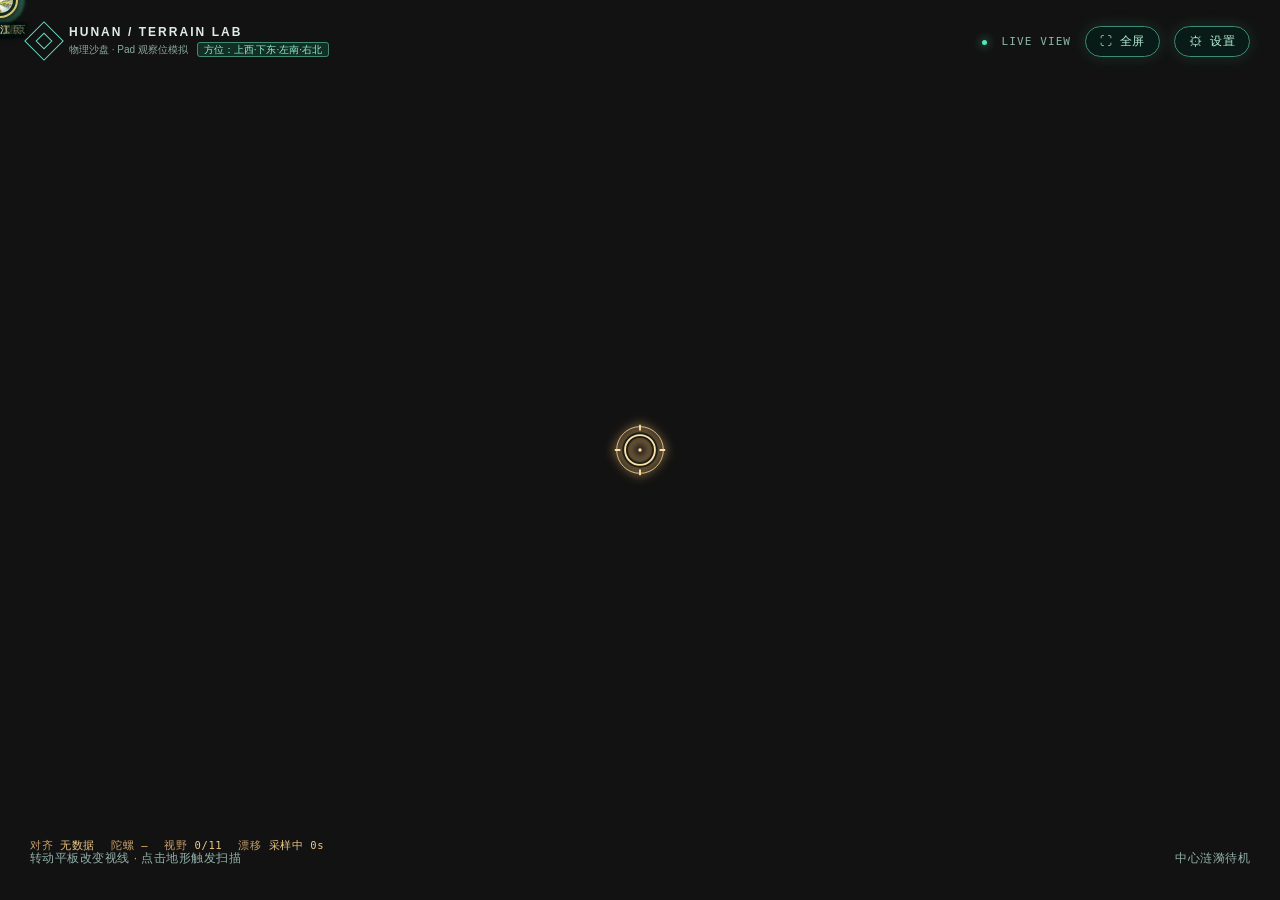
<file: ar-holo-demo.html>
<!doctype html>
<html lang="zh-CN">
<head>
  <meta charset="utf-8" />
  <meta name="viewport" content="width=device-width,initial-scale=1,viewport-fit=cover" />
  <meta name="color-scheme" content="dark" />
  <meta name="mobile-web-app-capable" content="yes" />
  <meta name="apple-mobile-web-app-capable" content="yes" />
  <meta name="apple-mobile-web-app-status-bar-style" content="black-translucent" />
  <meta name="screen-orientation" content="landscape" />
  <meta name="x5-orientation" content="landscape" />
  <meta name="x5-fullscreen" content="true" />
  <meta name="x5-page-mode" content="app" />
  <link rel="manifest" href="./manifest.json" />
  <link rel="icon" href="data:image/svg+xml,%3Csvg xmlns='http://www.w3.org/2000/svg' viewBox='0 0 32 32'%3E%3Cpath d='M16 2 30 16 16 30 2 16Z' fill='%230c1917' stroke='%2370e2be' stroke-width='2'/%3E%3C/svg%3E" />
  <title>湖南地形全息扫描 · 沙盘视角 Demo（陀螺仪 AR）</title>
  <!-- 展示层样式【原样引用】参考项目，保证外观逐像素一致：
       style.css = 版式，sites.css = 标记 / 准心 / 引线 / 资料卡 / 光柱
       本页自己的 AR 附加样式写在下面的 <style> 里，不改动这两个文件。 -->
  <link rel="stylesheet" href="./style.css" />
  <link rel="stylesheet" href="./sites.css" />
  <script type="importmap">
    {"imports":{"three":"./vendor/three/three.module.js"}}
  </script>
  <style>
    /* ---------- AR 附加层（本页新增，风格沿用参考项目的暗绿 / 薄荷色板） ---------- */
    #loading{position:fixed;inset:0;z-index:60;display:none;place-items:center;
      background:#081211;color:#8eaaa2;font-size:13px;letter-spacing:.06em}
    #loading.on{display:grid}

    .ar-telemetry{position:absolute;z-index:2;left:30px;bottom:47px;display:flex;gap:16px;
      font:10.5px ui-monospace,monospace;letter-spacing:.06em;color:#7fa79a;
      pointer-events:none;transition:color .3s}
    .ar-telemetry b{color:#9fe3c9;font-weight:400}
    .ar-telemetry.is-warn{color:#c9a06a}
    .ar-telemetry.is-warn b{color:#f0c886}

    .ar-toast{position:absolute;z-index:9;left:50%;top:76px;transform:translateX(-50%);
      background:rgba(9,29,25,.94);border:1px solid #3f8b73;color:#c8f5e2;
      padding:7px 15px;font-size:12px;border-radius:999px;opacity:0;
      transition:opacity .22s;pointer-events:none;max-width:70%;text-align:center}
    .ar-toast.on{opacity:1}

    .ar-gate{position:absolute;z-index:9;left:50%;bottom:76px;transform:translateX(-50%);
      display:flex;align-items:center;gap:9px;padding:9px 17px;cursor:pointer;
      border:1px solid #4d8f7a;border-radius:999px;background:rgba(9,29,25,.92);
      color:#b6f0d8;font:12px Inter,"PingFang SC","Microsoft YaHei",sans-serif;
      letter-spacing:.04em;box-shadow:0 0 22px rgba(63,190,150,.22)}
    .ar-gate:hover,.ar-gate:focus-visible{background:rgba(20,52,42,.95);outline:none}
    .ar-gate[hidden]{display:none}
    .ar-gate b{color:#7ff0c4;font-size:14px}

    .ar-controls .camera-actions+.camera-actions{margin-top:8px}
    .ar-controls .toggle-row{margin-top:14px}
    .ar-controls .angle-readout{margin-top:14px}
    .ar-controls .hint-line{font-size:10px;line-height:1.65;color:#79978d;margin:9px 0 0}

    @media(max-width:780px){
      .ar-telemetry{left:19px;bottom:41px;gap:11px;font-size:9.5px}
      .ar-gate{bottom:64px;font-size:11px;padding:8px 13px}
    }

    /* ---------- 完全移除地面暗底与渐变晕影 ---------- */
    :root, html, body {
      background: transparent !important;
    }
    .stage {
      background: transparent !important;
    }
    .stage:after {
      display: none !important;
    }

    /* ---------- 抽屉式设置面板 ---------- */
    .app {
      position: relative;
      display: block !important;
      width: 100vw;
      height: 100vh;
      overflow: hidden;
    }
    .stage {
      position: absolute !important;
      inset: 0 !important;
      width: 100% !important;
      height: 100% !important;
    }
    .stage-top-right {
      display: flex;
      align-items: center;
      gap: 14px;
      pointer-events: auto;
    }
    .ar-btn-settings {
      pointer-events: auto;
      cursor: pointer;
      display: inline-flex;
      align-items: center;
      gap: 7px;
      background: rgba(9,29,25,.88);
      border: 1px solid #3f8b73;
      border-radius: 999px;
      color: #b6f0d8;
      padding: 6px 14px;
      font: 12px Inter,"PingFang SC","Microsoft YaHei",sans-serif;
      letter-spacing: .04em;
      box-shadow: 0 0 16px rgba(63,190,150,.18);
      transition: background .2s, border-color .2s, box-shadow .2s;
    }
    .ar-btn-settings:hover {
      background: rgba(20,52,42,.95);
      border-color: #69dcc4;
      box-shadow: 0 0 20px rgba(63,190,150,.35);
    }
    .ar-btn-settings .gear-icon {
      font-size: 14px;
      line-height: 1;
    }
    .panel {
      position: fixed !important;
      right: 0 !important;
      top: 0 !important;
      bottom: 0 !important;
      width: 340px !important;
      max-width: 92vw !important;
      z-index: 50 !important;
      background: rgba(12,25,23,.94) !important;
      backdrop-filter: blur(14px);
      -webkit-backdrop-filter: blur(14px);
      border-left: 1px solid #294038 !important;
      box-shadow: -10px 0 35px rgba(0,0,0,.5);
      transform: translateX(100%);
      transition: transform .28s cubic-bezier(.16,1,.3,1), opacity .25s ease;
      opacity: 0;
      pointer-events: none;
    }
    .panel.is-open {
      transform: translateX(0);
      opacity: 1;
      pointer-events: auto;
    }
    .panel-close-btn {
      position: absolute;
      right: 18px;
      top: 18px;
      width: 32px;
      height: 32px;
      border-radius: 50%;
      border: 1px solid #376454;
      background: rgba(24,50,42,.7);
      color: #9adaca;
      font-size: 22px;
      line-height: 1;
      display: flex;
      align-items: center;
      justify-content: center;
      cursor: pointer;
      transition: background .2s, border-color .2s, color .2s;
      z-index: 10;
      padding: 0;
    }
    .panel-close-btn:hover {
      background: #28523f;
      border-color: #69dcc4;
      color: #ffffff;
    }
  </style>
</head>
<body>
  <main class="app">
    <section class="stage" aria-label="湖南地形三维沙盘">
      <video id="camera-feed" class="camera-feed" autoplay muted playsinline hidden aria-label="实时摄像头背景"></video>
      <div id="scene"></div>
      <svg id="site-stems" class="site-stems" aria-hidden="true"></svg>
      <div id="site-markers" class="site-markers" aria-label="地形地点锚点"></div>
      <div id="site-story" class="site-story" aria-live="polite"><svg class="story-links" aria-hidden="true"></svg><div class="story-cards"></div></div>
      <div class="stage-top">
          <div class="brand"><span class="brand-mark"></span><div><strong>HUNAN / TERRAIN LAB</strong><small>物理沙盘 · Pad 观察位模拟 <span style="margin-left:6px;padding:1px 6px;border-radius:3px;background:rgba(20,52,42,0.85);border:1px solid #3f8b73;color:#8bf0cc;font-size:10px">方位：上西·下东·左南·右北</span></small></div></div>
        <div class="stage-top-right">
          <div class="live"><span></span> LIVE VIEW</div>
          <button id="btn-fullscreen" class="ar-btn-settings" type="button" aria-label="切换全屏模式"><span id="fs-icon">⛶</span><span id="fs-text">全屏</span></button>
          <button id="btn-open-panel" class="ar-btn-settings" type="button" aria-label="打开设置面板"><span class="gear-icon">⚙</span><span>设置</span></button>
        </div>
      </div>
      <div class="reticle" aria-hidden="true" data-state="idle"><svg viewBox="-30 -30 60 60">
        <circle class="reticle-backplate" r="16"/><circle class="reticle-halo" r="25"/><circle class="reticle-ring" r="16"/>
        <g class="reticle-ticks"><path d="M 0 -27 V -21 M 0 27 V 21 M -27 0 H -21 M 27 0 H 21"/></g>
        <circle class="reticle-core" r="1.8"/>
      </svg></div>
      <div id="site-callout" class="site-callout" hidden><span id="callout-mode"></span><strong id="callout-name"></strong><small id="callout-anchor"></small></div>
      <div class="ar-telemetry" id="ar-telemetry">
        <span>对齐 <b id="tel-align">—</b></span>
        <span>陀螺 <b id="tel-gyro">—</b></span>
        <span>视野 <b id="tel-view">—</b></span>
        <span>漂移 <b id="tel-drift">—</b></span>
      </div>
      <div class="stage-bottom"><span id="hint">拖动改变视线 · 点击地形触发扫描</span><span id="scan-readout">中心涟漪待机</span></div>
      <div class="ar-integration-note" style="display:none"></div>
      <div id="error" class="error" hidden></div>
      <div class="ar-toast" id="ar-toast"></div>
      <button class="ar-gate" id="ar-gate" type="button"><b>◎</b> 真机：点这里开启陀螺仪跟随</button>
    </section>

    <aside class="panel" id="panel">
      <button id="btn-close-panel" class="panel-close-btn" type="button" aria-label="关闭设置面板">×</button>
      <header class="panel-header">
        <span class="eyebrow">INTERACTIVE EXHIBIT / 01</span>
        <h1>湖南地形<br><em>全息扫描</em></h1>
        <p>站在沙盘边缘，从支架上的 Pad 视角观察真实高程地形与全息地标。</p>
      </header>

      <section class="control-section">
        <div class="section-title"><span>01</span><h2>支架位置</h2></div>
        <div class="rail-diagram" aria-hidden="true"><div class="rail-map">地形沙盘</div><div class="rail-line"></div><div id="pad-icon" class="pad-icon"></div><span class="rail-caption">边缘支架 / PAD</span></div>
          <label class="slider-label" for="height"><span>安装高度</span><output id="height-value">0.58 m</output></label>
          <input id="height" type="range" min="0.05" max="3.45" step="0.01" value="0.58">
          <label class="slider-label" for="distance"><span>离中心距离</span><output id="distance-value">1.93 m</output></label>
          <input id="distance" type="range" min="0.2" max="5.2" step="0.01" value="1.93">
          <label class="slider-label" for="zoom"><span>镜头缩放 (FOV)</span><output id="zoom-value">1.00×</output></label>
          <input id="zoom" type="range" min="0.2" max="3.6" step="0.01" value="1.00">
        <p class="hint-line" style="margin:2px 0 10px;font-size:10px;color:#79978d">默认 1.00× 匹配小米 Pad 6 后摄（等效 28mm / 标称 63.7° HFOV）并自动适配 16:9 裁切</p>
        <label class="slider-label" for="lateral"><span>沿边左右位置</span><output id="lateral-value">0.00 m</output></label>
        <input id="lateral" type="range" min="-1.6" max="1.6" step="0.01" value="0">
        <div class="save-actions" style="display:flex;gap:8px;margin-top:16px">
          <button id="btn-save-settings" type="button" class="scan-button" style="margin:0;flex:1;height:38px;background:#1b4d3e;border-color:#53e9b5;color:#e6fff5;font-size:12px;display:flex;align-items:center;justify-content:center;gap:6px">
            <span style="font-size:14px;vertical-align:0">💾</span><span>保存设置参数</span>
          </button>
          <button id="btn-reset-settings" type="button" style="padding:0 12px;font-size:11px;background:#142922;border:1px solid #376454;color:#a3c7bc;border-radius:4px;cursor:pointer">
            恢复默认
          </button>
        </div>
      </section>

      <section class="control-section ar-controls">
        <div class="section-title"><span>02</span><h2>AR 交互与校准</h2></div>
        <div class="camera-actions">
          <button id="ar-align" type="button">重新对齐</button>
          <button id="gyro-toggle" type="button">开启陀螺仪跟随</button>
        </div>
        <div class="camera-actions" style="margin-top:8px">
          <button id="reference-toggle" type="button" aria-pressed="false">关闭参考模型</button>
          <button id="center-scan" class="scan-button" style="margin:0;min-height:38px;height:auto"><span>◎</span> 发起中心扫描</button>
        </div>
        <div class="toggle-row" style="margin-top:12px">
          <div><strong>待机中心涟漪</strong><small>准心落在地形上向外扩散</small></div>
          <label class="switch"><input id="idle-toggle" type="checkbox" checked><span></span></label>
        </div>
        <div class="toggle-row" style="margin-top:10px">
          <div><strong>旋转偏心补偿</strong><small>补偿镜头偏离支架转轴中轴的圆弧平移（防旋转脱节）</small></div>
          <label class="switch"><input id="gimbal-toggle" type="checkbox"><span></span></label>
        </div>
        <div id="gimbal-offset-row" style="display:none;margin-top:8px">
          <p class="hint-line" style="margin:0 0 6px;font-size:10px;color:#79978d">镜头光心相对旋转支点；+X 屏幕右、+Y 向上、+Z 背离沙盘</p>
          <label class="slider-label" for="gimbal-offset-x"><span>偏移 X</span><output id="gimbal-offset-x-value">-0.120 m</output></label>
          <input id="gimbal-offset-x" type="range" min="-1.20" max="1.20" step="0.001" value="-0.120">
          <label class="slider-label" for="gimbal-offset-y"><span>偏移 Y</span><output id="gimbal-offset-y-value">+0.075 m</output></label>
          <input id="gimbal-offset-y" type="range" min="-1.20" max="1.20" step="0.001" value="0.075">
          <label class="slider-label" for="gimbal-offset-z"><span>偏移 Z</span><output id="gimbal-offset-z-value">-0.005 m</output></label>
          <input id="gimbal-offset-z" type="range" min="-0.80" max="0.80" step="0.001" value="-0.005">
        </div>
        <label class="slider-label" for="pitch-offset"><span>画面上下俯仰对位</span><output id="pitch-offset-value">+0.0°</output></label>
        <input id="pitch-offset" type="range" min="-30" max="30" step="0.1" value="0">
        <p class="hint-line" style="margin:2px 0 0;font-size:10px;color:#79978d">正值上移、负值下移；直接微调镜头俯仰零位，使远端与近端同步上下贴合。</p>
        <label class="slider-label" for="terrain-y-offset"><span>虚拟沙盘整体上下对位</span><output id="terrain-y-offset-value">+0.000 m</output></label>
        <input id="terrain-y-offset" type="range" min="-1.20" max="1.20" step="0.001" value="0">
        <p class="hint-line" style="margin:2px 0 0;font-size:10px;color:#79978d">正值上移、负值下移；微调虚拟沙盘垂直基准高度。</p>
        <label class="slider-label" for="shift-z"><span>沙盘前后对位 (Z)</span><output id="shift-z-value">+0.380 m</output></label>
        <input id="shift-z" type="range" min="-0.70" max="1.30" step="0.005" value="0.380">
        <p class="hint-line" style="margin:2px 0 0;font-size:10px;color:#79978d">正值向前移向 Pad、负值向后推远；把沙盘近端断崖拉回真实边缘。</p>
        <label class="slider-label" for="shift-x"><span>沙盘左右对位 (X)</span><output id="shift-x-value">+0.000 m</output></label>
        <input id="shift-x" type="range" min="-1.20" max="1.20" step="0.005" value="0">
        <p class="hint-line" style="margin:2px 0 0;font-size:10px;color:#79978d">正值右移、负值左移；微调沙盘水平居中对位。</p>
        <label class="slider-label" for="terrain-scale"><span>虚拟沙盘大小缩放</span><output id="terrain-scale-value">1.000×</output></label>
        <input id="terrain-scale" type="range" min="0.05" max="2.65" step="0.005" value="1.000">
        <p class="hint-line" style="margin:2px 0 0;font-size:10px;color:#79978d">1.000× 为基准；整体缩放地形、扫描层、边界和地标位置，匹配实物沙盘视野大小。</p>
        <label class="slider-label" for="aspect-ratio"><span>沙盘长宽比 (南北/东西)</span><output id="aspect-ratio-value">1.000</output></label>
        <input id="aspect-ratio" type="range" min="0.600" max="1.400" step="0.005" value="1.000">
        <p class="hint-line" style="margin:2px 0 0;font-size:10px;color:#79978d">调节南北相对东西的拉伸比例，吸收实体沙盘人工制作公差。</p>
        <button id="camera-toggle" hidden></button>
        <button id="ar-reset-view" type="button" style="display:none"></button>
        <p id="ar-status" class="camera-status" style="margin-top:10px">摄像头与陀螺仪已自动启用</p>
        <p id="camera-status" class="camera-status" style="display:none"></p>
      </section>

      <section class="control-section places-section">
        <div class="section-title"><span>03</span><h2>地形锚点 <small>11 处</small></h2></div>
        <p class="places-hint">坐标按真实经纬度投到 DEM；范围和河流采用代表性位置。</p>
        <div id="site-list" class="site-list"></div>
        <article id="site-detail" class="site-detail" aria-live="polite"><p class="detail-empty">选择地形上的光点，查看地点档案。</p></article>
      </section>

      <footer class="panel-footer"><span>DEM 2027 × 2318</span><span>MAPZEN / HUNAN</span></footer>
    </aside>
  </main>
  <div id="loading" class="on">正在加载湖南地形数据…</div>
  <script type="module" src="./holo-app.js?v=20261106-range2x"></script>
</body>
</html>
</file>
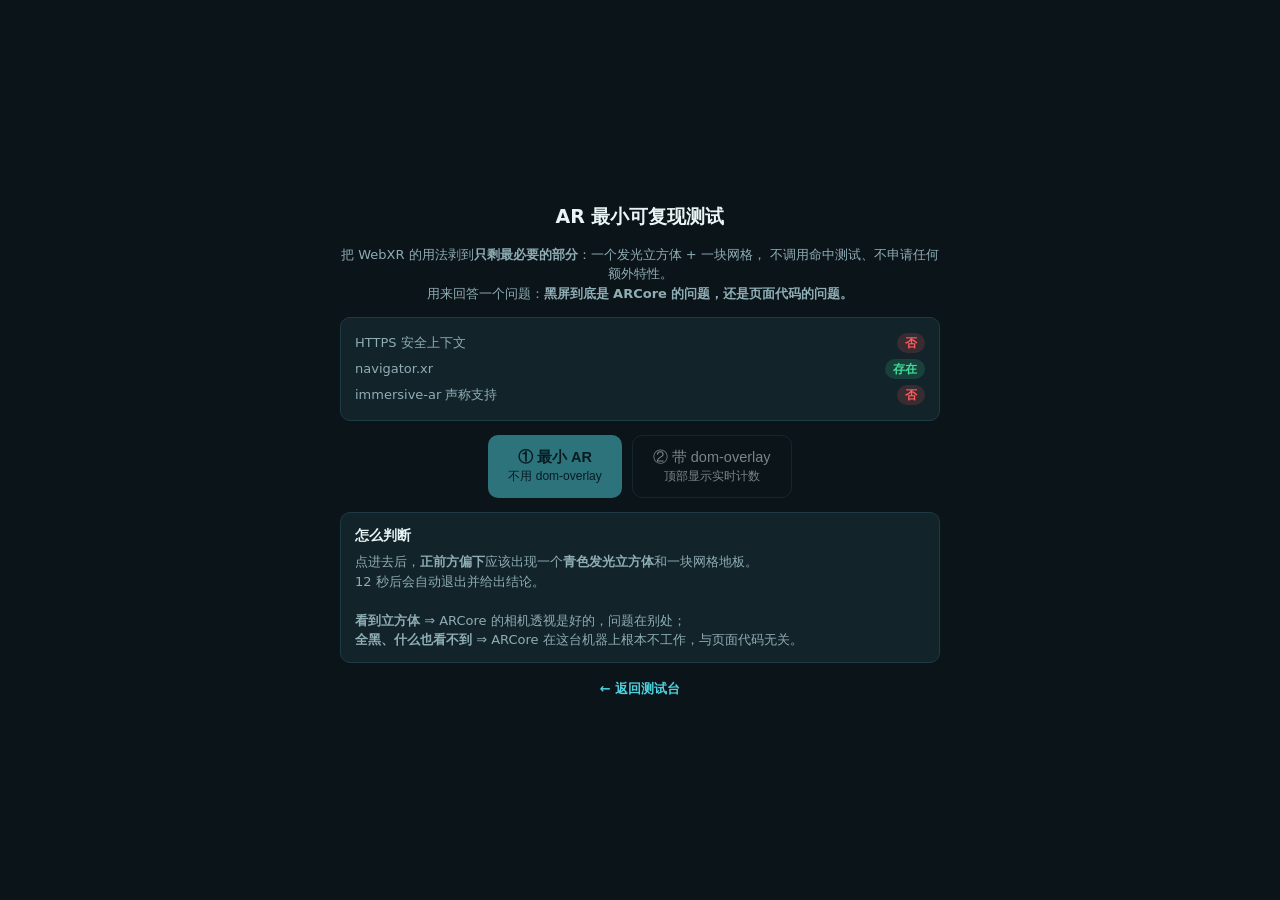
<file: ar-min.html>
<!doctype html>
<html lang="zh-CN">
<head>
<meta charset="utf-8">
<meta name="viewport" content="width=device-width,initial-scale=1,viewport-fit=cover">
<meta name="color-scheme" content="dark">
<title>AR 最小可复现测试 · 湖南地形沙盘</title>
<!-- 空 favicon：避免浏览器自动请求 /favicon.ico 产生 404，
     那条 404 会污染自动化回归里的「控制台零报错」判定。 -->
<link rel="icon" href="data:,">
<style>
  :root{
    --bg:#0b1418; --panel:#12232a; --line:#1e3a44; --fg:#e8f4f6; --dim:#8fadb5;
    --ok:#3ddc97; --warn:#ffb020; --bad:#ff5c5c; --acc:#4fd1e0;
  }
  *{box-sizing:border-box}
  html,body{margin:0;height:100%;background:var(--bg);color:var(--fg);
    font:14px/1.5 -apple-system,"PingFang SC","Microsoft YaHei",system-ui,sans-serif}
  body{overflow:hidden}
  canvas{display:block;touch-action:none}

  #wrap{position:fixed;inset:0;display:flex;flex-direction:column;align-items:center;
    justify-content:center;gap:14px;padding:22px;text-align:center;z-index:20;
    background:var(--bg);overflow:auto}
  h1{font-size:19px;margin:0}
  .sub{color:var(--dim);font-size:13px;max-width:600px;margin:0}
  button{background:var(--acc);color:#04222a;border:0;border-radius:10px;
    padding:12px 20px;font-size:14.5px;font-weight:600;cursor:pointer}
  button.ghost{background:transparent;color:var(--fg);border:1px solid var(--line);font-weight:400}
  button:disabled{opacity:.5}
  .btnrow{display:flex;gap:10px;flex-wrap:wrap;justify-content:center}
  .card{background:var(--panel);border:1px solid var(--line);border-radius:10px;
    padding:12px 14px;text-align:left;max-width:600px;width:100%}
  .row{display:flex;justify-content:space-between;gap:12px;padding:3px 0;font-size:13px}
  .row .k{color:var(--dim);flex:0 0 auto}
  .row .v{text-align:right;font-variant-numeric:tabular-nums}
  .b{display:inline-block;padding:1px 8px;border-radius:999px;font-size:12px;font-weight:600}
  .b-ok{background:rgba(61,220,151,.16);color:var(--ok)}
  .b-warn{background:rgba(255,176,32,.16);color:var(--warn)}
  .b-bad{background:rgba(255,92,92,.16);color:var(--bad)}
  .b-idle{background:rgba(143,173,181,.14);color:var(--dim)}

  #hud{position:fixed;left:0;right:0;top:0;padding:10px 12px;display:none;z-index:30;
    pointer-events:none;background:linear-gradient(to bottom,rgba(4,14,18,.92),rgba(4,14,18,0))}
  #hud.on{display:block}
  #hud .line{max-width:640px;margin:0 auto;font-size:13px;font-weight:600;
    font-variant-numeric:tabular-nums;text-align:center;color:#04222a}
  #hud .line span{display:inline-block;background:rgba(79,209,224,.92);
    padding:5px 12px;border-radius:999px;margin:2px}
</style>
</head>
<body>

<div id="wrap">
  <h1>AR 最小可复现测试</h1>
  <p class="sub">
    把 WebXR 的用法剥到<b>只剩最必要的部分</b>：一个发光立方体 + 一块网格，
    不调用命中测试、不申请任何额外特性。<br>
    用来回答一个问题：<b>黑屏到底是 ARCore 的问题，还是页面代码的问题。</b>
  </p>

  <div class="card" id="pre">正在检测 WebXR…</div>

  <div class="btnrow">
    <button id="go-plain" disabled>① 最小 AR<br><span style="font-weight:400;font-size:12px">不用 dom-overlay</span></button>
    <button id="go-overlay" class="ghost" disabled>② 带 dom-overlay<br><span style="font-weight:400;font-size:12px">顶部显示实时计数</span></button>
  </div>

  <div class="card" id="res" style="display:none"></div>

  <div class="card">
    <div style="font-weight:600;margin-bottom:6px">怎么判断</div>
    <div style="color:var(--dim);font-size:13px">
      点进去后，<b>正前方偏下</b>应该出现一个<b>青色发光立方体</b>和一块网格地板。<br>
      12 秒后会自动退出并给出结论。<br><br>
      <b>看到立方体</b> ⇒ ARCore 的相机透视是好的，问题在别处；<br>
      <b>全黑、什么也看不到</b> ⇒ ARCore 在这台机器上根本不工作，与页面代码无关。
    </div>
  </div>

  <p class="sub" style="margin:2px 0 0">
    <a href="./index.html" style="color:var(--acc);font-weight:600;text-decoration:none">← 返回测试台</a>
  </p>
</div>

<div id="hud">
  <div class="line">
    <span id="h-pose">位姿 0</span>
    <span id="h-lost">丢失 0</span>
    <span id="h-frames">帧 0</span>
  </div>
</div>

<script type="importmap">
{ "imports": { "three": "./vendor/three/three.module.js" } }
</script>

<script type="module">
import * as THREE from 'three';

const $ = id => document.getElementById(id);
const R = {};

function badge(t, k) { return '<span class="b b-' + k + '">' + t + '</span>'; }
function row(k, v) { return '<div class="row"><span class="k">' + k + '</span><span class="v">' + v + '</span></div>'; }

/* ---------- 预检（只读） ---------- */
(async () => {
  let html = '';
  const https = location.protocol === 'https:' || location.hostname === '127.0.0.1';
  html += row('HTTPS 安全上下文', https ? badge('是', 'ok') : badge('否', 'bad'));
  html += row('navigator.xr', navigator.xr ? badge('存在', 'ok') : badge('不存在', 'bad'));
  R.https = https;
  if (!navigator.xr) { $('pre').innerHTML = html; return; }

  let ok = false;
  try { ok = await navigator.xr.isSessionSupported('immersive-ar'); }
  catch (e) { html += row('查询失败', badge(e.name, 'warn')); }
  R.arSupported = ok;
  html += row('immersive-ar 声称支持', ok ? badge('是', 'ok') : badge('否', 'bad'));
  $('pre').innerHTML = html;
  if (ok) { $('go-plain').disabled = false; $('go-overlay').disabled = false; }
})();

/* ---------- 场景：能多简单就多简单 ---------- */
const renderer = new THREE.WebGLRenderer({ antialias: true, alpha: true });
renderer.setPixelRatio(Math.min(devicePixelRatio, 2));
renderer.setSize(innerWidth, innerHeight);
renderer.setClearColor(0x000000, 0);
renderer.xr.enabled = true;
renderer.domElement.style.position = 'fixed';
renderer.domElement.style.inset = '0';
renderer.domElement.style.zIndex = '1';
renderer.domElement.style.display = 'none';
document.body.appendChild(renderer.domElement);
renderer.setAnimationLoop(render);

const scene = new THREE.Scene();
const cam = new THREE.PerspectiveCamera(70, innerWidth / innerHeight, 0.01, 30);

/* 亮到不可能看错的立方体：正前方 1.2 m、眼下方 0.25 m */
const cube = new THREE.Mesh(
  new THREE.BoxGeometry(0.3, 0.3, 0.3),
  new THREE.MeshBasicMaterial({ color: 0x00ffcc })
);
cube.position.set(0, -0.25, -1.2);
scene.add(cube);

/* 地面网格：眼下方 1.0 m */
const grid = new THREE.GridHelper(6, 60, 0x4fd1e0, 0x1e5a66);
grid.position.y = -1.0;
grid.material.transparent = true;
grid.material.opacity = 0.7;
scene.add(grid);

/* ---------- 会话 ---------- */
let session = null, refSpace = null;
let poseN = 0, lost = 0, frames = 0, everPose = false, t0 = 0, withOverlay = false;

function render(t, frame) {
  frames++;
  if (frame && session && refSpace) {
    const p = frame.getViewerPose(refSpace);
    if (p) { poseN++; everPose = true; } else { lost++; }
  }
  const hp = $('h-pose');
  if (hp) {
    hp.textContent = '位姿 ' + poseN;
    $('h-lost').textContent = '丢失 ' + lost;
    $('h-frames').textContent = '帧 ' + frames;
  }
  renderer.render(scene, cam);
}

async function run(overlay) {
  withOverlay = overlay;
  $('go-plain').disabled = true;
  $('go-overlay').disabled = true;

  const opts = overlay
    ? { optionalFeatures: ['dom-overlay'], domOverlay: { root: $('hud') } }
    : {};

  try {
    session = await navigator.xr.requestSession('immersive-ar', opts);
  } catch (e) {
    R.enterError = e.name + ': ' + (e.message || '');
    $('res').style.display = 'block';
    $('res').innerHTML = row('进入 AR', badge('失败：' + e.name, 'bad')) +
      row('错误信息', e.message || '（无）');
    $('go-plain').disabled = false; $('go-overlay').disabled = false;
    return;
  }

  renderer.domElement.style.display = 'block';
  document.documentElement.style.background = 'transparent';
  document.body.style.background = 'transparent';
  if (overlay) $('hud').classList.add('on');

  renderer.xr.setReferenceSpaceType('local');
  await renderer.xr.setSession(session);

  refSpace = renderer.xr.getReferenceSpace();
  if (!refSpace) {
    try { refSpace = await session.requestReferenceSpace('local'); }
    catch (e) { R.refSpaceError = e.name + ': ' + (e.message || ''); }
  }

  poseN = 0; lost = 0; frames = 0; everPose = false; t0 = performance.now();
  session.addEventListener('end', onEnd);
  setTimeout(async () => { try { await session.end(); } catch (e) {} }, 12000);
}

async function onEnd() {
  const secs = t0 ? (performance.now() - t0) / 1000 : 0;
  renderer.domElement.style.display = 'none';
  document.documentElement.style.background = '';
  document.body.style.background = '';
  $('hud').classList.remove('on');
  session = null;

  R.withOverlay = withOverlay;
  R.durationSec = Number(secs.toFixed(1));
  R.totalFrames = frames;
  R.poseSamples = poseN;
  R.lostFrames = lost;
  R.everPose = everPose;
  R.avgFps = secs > 0 ? Number((frames / secs).toFixed(1)) : null;
  R.refSpaceError = R.refSpaceError || null;

  let verdict, cls;
  if (frames === 0) {
    verdict = '渲染循环完全没有跑起来（0 帧）—— 这是页面侧的问题。';
    cls = 'bad';
  } else if (everPose) {
    verdict = 'ARCore 正常：拿到过 ' + poseN + ' 次位姿（' +
      (poseN / frames * 100).toFixed(1) + '% 的帧）。' +
      '说明相机透视与跟踪都是好的，之前 ar.html 的黑屏要在页面代码里找原因。';
    cls = 'ok';
  } else {
    verdict = 'ARCore 在这台机器上不工作：' + frames + ' 帧里一次位姿都没有拿到。' +
      '页面代码已经剥到最简，所以这是 <b>ARCore 运行时本身</b>的问题 —— ' +
      '最常见的原因是「Google Play Services for AR」缺失、版本不匹配或未获相机权限。';
    cls = 'bad';
  }

  $('res').style.display = 'block';
  $('res').innerHTML =
    row('测试模式', withOverlay ? '带 dom-overlay' : '最小（不用 dom-overlay）') +
    row('时长 / 总帧数 / 平均帧率', R.durationSec + ' s / ' + frames + ' / ' + (R.avgFps ?? '—') + ' fps') +
    row('拿到位姿的帧数', everPose ? badge(poseN + '（' + (poseN / frames * 100).toFixed(1) + '%）', 'ok')
                                   : badge('0', 'bad')) +
    row('丢失位姿的帧数', String(lost)) +
    (R.refSpaceError ? row('参考空间错误', badge(R.refSpaceError, 'bad')) : '') +
    '<div style="margin-top:8px;font-size:13px">' + verdict + '</div>' +
    '<div style="margin-top:10px"><button class="ghost" id="again">再测一次</button></div>';

  $('again').addEventListener('click', () => {
    $('res').style.display = 'none';
    $('go-plain').disabled = false;
    $('go-overlay').disabled = false;
  });
}

$('go-plain').addEventListener('click', () => run(false));
$('go-overlay').addEventListener('click', () => run(true));

addEventListener('resize', () => {
  cam.aspect = innerWidth / innerHeight;
  cam.updateProjectionMatrix();
  renderer.setSize(innerWidth, innerHeight);
});
</script>
</body>
</html>
</file>
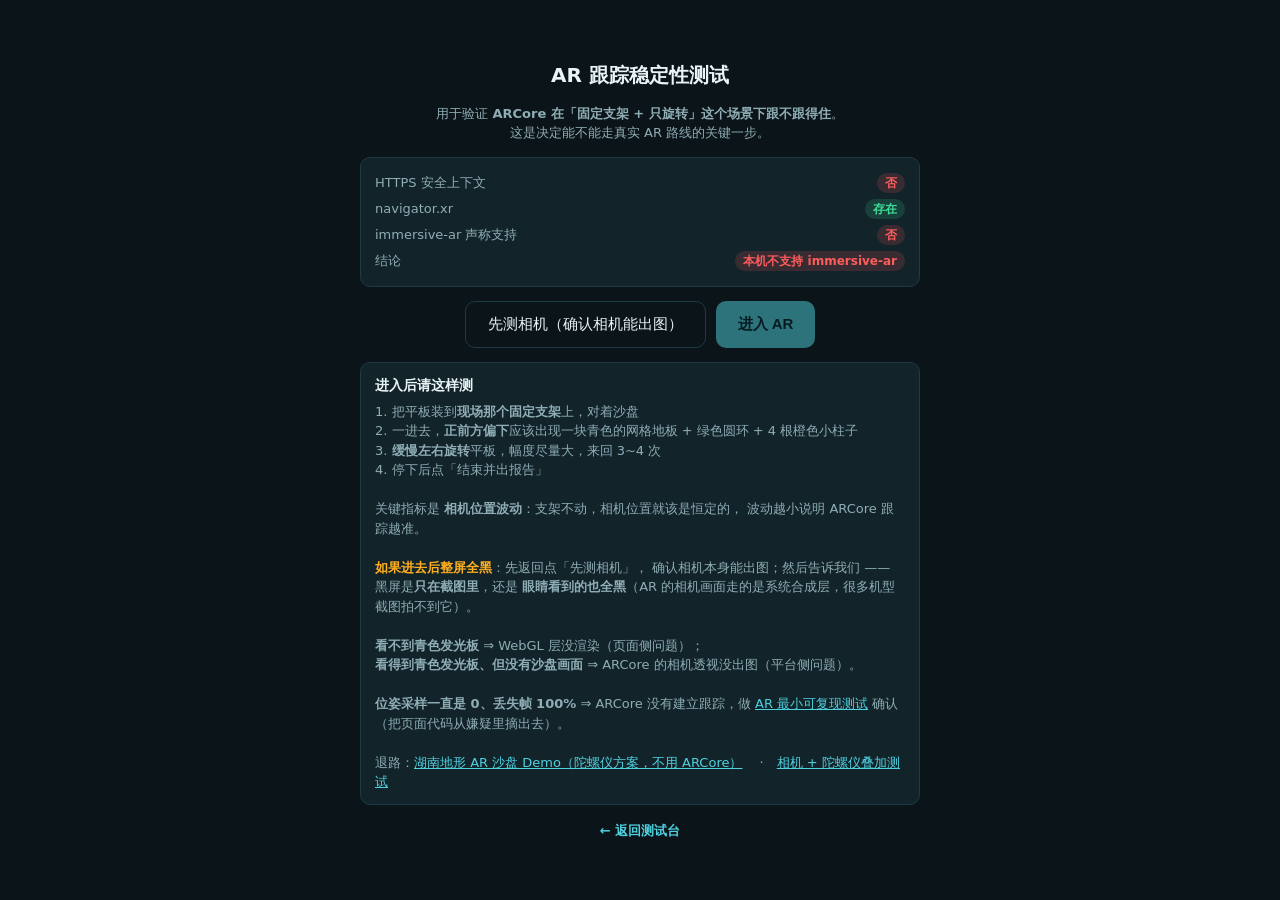
<file: ar.html>
<!doctype html>
<html lang="zh-CN">
<head>
<meta charset="utf-8">
<meta name="viewport" content="width=device-width,initial-scale=1,viewport-fit=cover">
<meta name="color-scheme" content="dark">
<title>AR 跟踪稳定性测试 · 湖南地形沙盘</title>
<!-- 空 favicon：避免浏览器自动请求 /favicon.ico 产生 404，
     那条 404 会污染自动化回归里的「控制台零报错」判定。 -->
<link rel="icon" href="data:,">
<style>
  :root{
    --bg:#0b1418; --panel:#12232a; --line:#1e3a44; --fg:#e8f4f6; --dim:#8fadb5;
    --ok:#3ddc97; --warn:#ffb020; --bad:#ff5c5c; --acc:#4fd1e0;
  }
  *{box-sizing:border-box}
  html,body{margin:0;height:100%;background:var(--bg);color:var(--fg);
    font:14px/1.5 -apple-system,"PingFang SC","Microsoft YaHei",system-ui,sans-serif}
  body{overflow:hidden}
  canvas{display:block;touch-action:none}

  #enter-wrap{position:fixed;inset:0;display:flex;flex-direction:column;align-items:center;
    justify-content:center;gap:14px;padding:24px;text-align:center;z-index:20;background:var(--bg);
    overflow:auto}
  h1{font-size:20px;margin:0}
  .sub{color:var(--dim);font-size:13px;max-width:520px;margin:0}
  button{background:var(--acc);color:#04222a;border:0;border-radius:10px;
    padding:13px 22px;font-size:15px;font-weight:600;cursor:pointer}
  button.ghost{background:transparent;color:var(--fg);border:1px solid var(--line);font-weight:400}
  button:disabled{opacity:.5}
  .btnrow{display:flex;gap:10px;flex-wrap:wrap;justify-content:center}
  .card{background:var(--panel);border:1px solid var(--line);border-radius:10px;
    padding:12px 14px;text-align:left;max-width:560px;width:100%}
  .row{display:flex;justify-content:space-between;gap:12px;padding:3px 0;font-size:13px}
  .row .k{color:var(--dim);flex:0 0 auto}
  .row .v{text-align:right;font-variant-numeric:tabular-nums}
  .b{display:inline-block;padding:1px 8px;border-radius:999px;font-size:12px;font-weight:600}
  .b-ok{background:rgba(61,220,151,.16);color:var(--ok)}
  .b-warn{background:rgba(255,176,32,.16);color:var(--warn)}
  .b-bad{background:rgba(255,92,92,.16);color:var(--bad)}
  .b-idle{background:rgba(143,173,181,.14);color:var(--dim)}

  #cam{display:none;width:100%;max-width:560px;border-radius:10px;background:#000;
    border:1px solid var(--line);aspect-ratio:4/3;object-fit:cover}

  /* AR 中的 HUD（dom-overlay 的 root —— 只有它的子树会被渲染） */
  #hud{position:fixed;left:0;right:0;bottom:0;padding:10px 12px calc(10px + env(safe-area-inset-bottom));
    display:none;z-index:30;pointer-events:none;
    background:linear-gradient(to top,rgba(4,14,18,.92),rgba(4,14,18,.0))}
  #hud.on{display:block}
  #hud .grid{display:grid;grid-template-columns:1fr 1fr;gap:5px 14px;max-width:640px;margin:0 auto}
  #hud .row{padding:1px 0;font-size:12.5px}
  #hud .big{font-size:19px;font-weight:700;font-variant-numeric:tabular-nums}
  #hud .hint{text-align:center;color:var(--dim);font-size:12px;margin-top:8px}
  #hud .warnline{text-align:center;color:var(--bad);font-size:12.5px;margin-top:6px;font-weight:600}
  .flash{position:fixed;top:14px;left:50%;transform:translateX(-50%);z-index:40;
    background:rgba(79,209,224,.92);color:#04222a;padding:8px 16px;border-radius:999px;
    font-size:13px;font-weight:600;opacity:0;transition:opacity .25s;pointer-events:none}
  .flash.on{opacity:1}
</style>
</head>
<body>

<div id="enter-wrap">
  <h1>AR 跟踪稳定性测试</h1>
  <p class="sub">
    用于验证 <b>ARCore 在「固定支架 + 只旋转」这个场景下跟不跟得住</b>。<br>
    这是决定能不能走真实 AR 路线的关键一步。
  </p>

  <div class="card" id="precheck">正在检测 WebXR…</div>

  <video id="cam" playsinline muted></video>

  <div class="btnrow">
    <button class="ghost" id="camtest">先测相机（确认相机能出图）</button>
    <button id="enter" disabled>进入 AR</button>
  </div>

  <div class="card" id="usage">
    <div style="font-weight:600;margin-bottom:6px">进入后请这样测</div>
    <div style="color:var(--dim);font-size:13px">
      1. 把平板装到<b>现场那个固定支架</b>上，对着沙盘<br>
      2. 一进去，<b>正前方偏下</b>应该出现一块青色的网格地板 + 绿色圆环 + 4 根橙色小柱子<br>
      3. <b>缓慢左右旋转</b>平板，幅度尽量大，来回 3~4 次<br>
      4. 停下后点「结束并出报告」<br><br>
      关键指标是 <b>相机位置波动</b>：支架不动，相机位置就该是恒定的，
      波动越小说明 ARCore 跟踪越准。<br><br>
      <b style="color:var(--warn)">如果进去后整屏全黑</b>：先返回点「先测相机」，
      确认相机本身能出图；然后告诉我们 —— 黑屏是<b>只在截图里</b>，还是
      <b>眼睛看到的也全黑</b>（AR 的相机画面走的是系统合成层，很多机型截图拍不到它）。<br><br>
      <b>看不到青色发光板</b> ⇒ WebGL 层没渲染（页面侧问题）；<br>
      <b>看得到青色发光板、但没有沙盘画面</b> ⇒ ARCore 的相机透视没出图（平台侧问题）。<br><br>
      <b>位姿采样一直是 0、丢失帧 100%</b> ⇒ ARCore 没有建立跟踪，做
      <a href="./ar-min.html" style="color:var(--acc)">AR 最小可复现测试</a> 确认（把页面代码从嫌疑里摘出去）。<br><br>
      退路：<a href="./ar-gyro-demo.html" style="color:var(--acc)">湖南地形 AR 沙盘 Demo（陀螺仪方案，不用 ARCore）</a>
      　·　<a href="./ar-camera.html" style="color:var(--acc)">相机 + 陀螺仪叠加测试</a>
    </div>
  </div>

  <p class="sub" style="margin:2px 0 0">
    <a href="./index.html" style="color:var(--acc);font-weight:600;text-decoration:none">← 返回测试台</a>
  </p>
</div>

<div id="hud">
  <div class="flash" id="flash"></div>
  <div class="grid">
    <div class="row"><span class="k">跟踪状态</span><span class="v" id="h-track">—</span></div>
    <div class="row"><span class="k">已测</span><span class="v" id="h-time">0.0 s</span></div>
    <div class="row"><span class="k">相机位置波动</span><span class="v big" id="h-wobble">—</span></div>
    <div class="row"><span class="k">位置漂移(起→今)</span><span class="v big" id="h-posdrift">—</span></div>
    <div class="row"><span class="k">朝向 yaw / pitch</span><span class="v" id="h-ang">—</span></div>
    <div class="row"><span class="k">已放锚点</span><span class="v" id="h-anchors">0</span></div>
    <div class="row"><span class="k">位姿采样</span><span class="v" id="h-poses">0</span></div>
    <div class="row"><span class="k">跟踪丢失帧</span><span class="v" id="h-lost">0</span></div>
    <div class="row"><span class="k">平面检测</span><span class="v" id="h-hit">—</span></div>
    <div class="row"><span class="k">渲染帧率</span><span class="v" id="h-fps">—</span></div>
    <div class="row"><span class="k">累计渲染帧</span><span class="v" id="h-frames">0</span></div>
  </div>
  <div class="hint">缓慢左右旋转平板 · 点屏幕放置锚点 · 结束后出报告</div>
  <div class="warnline" id="h-warn" style="display:none"></div>
</div>

<script type="importmap">
{ "imports": { "three": "./vendor/three/three.module.js" } }
</script>

<script type="module">
import * as THREE from 'three';

const $ = id => document.getElementById(id);
const R = {};                      // 结果收集

function badge(t, k) { return '<span class="b b-' + k + '">' + t + '</span>'; }
function row(k, v) { return '<div class="row"><span class="k">' + k + '</span><span class="v">' + v + '</span></div>'; }
function setRow(id, t) { const el = $(id); if (el) el.textContent = t; }
function flash(msg) {
  const el = $('flash'); if (!el) return;
  el.textContent = msg; el.classList.add('on');
  clearTimeout(flash._t);
  flash._t = setTimeout(() => el.classList.remove('on'), 1600);
}

/* ---------- 能力预检 ----------
   注意：这里【不能】调用 requestSession！
   浏览器要求它必须在用户手势（真实点击）里调用，否则抛
   SecurityError: The requested session requires user activation.
   真正的会话创建放在「进入 AR」按钮的点击处理里。 */
(async () => {
  let html = '';
  const https = location.protocol === 'https:' || location.hostname === '127.0.0.1';
  html += row('HTTPS 安全上下文', https ? badge('是', 'ok') : badge('否', 'bad'));
  html += row('navigator.xr', navigator.xr ? badge('存在', 'ok') : badge('不存在', 'bad'));
  R.https = https;
  R.xrPresent = !!navigator.xr;

  if (!navigator.xr) {
    html += row('结论', badge('本机没有 WebXR，无法进入 AR', 'bad'));
    $('precheck').innerHTML = html;
    return;
  }

  let ok = false;
  try { ok = await navigator.xr.isSessionSupported('immersive-ar'); }
  catch (e) { html += row('查询失败', badge(e.name + '：' + (e.message || ''), 'warn')); }
  R.arSupported = ok;
  html += row('immersive-ar 声称支持', ok ? badge('是', 'ok') : badge('否', 'bad'));

  if (ok) {
    html += row('结论', badge('可以尝试进入 AR —— 点下面的按钮（会在点击里真正创建会话）', 'ok'));
    html += row('说明', '<span style="color:#8fadb5;font-size:12.5px">' +
      '「声称支持」不等于真能开起来，若点进去仍失败，页面会显示具体错误。</span>');
    $('enter').disabled = false;
  } else {
    html += row('结论', badge('本机不支持 immersive-ar', 'bad'));
  }
  $('precheck').innerHTML = html;
})();

/* WebXR 常见错误的可读解释 */
function explainXrError(e) {
  switch (e.name) {
    case 'SecurityError':
      return '用户手势缺失，或安全策略拦截。' +
             '注意 <b>requestSession 必须在真实点击里调用</b>；' +
             '另请确认是 HTTPS，且页面没有被嵌在跨域 iframe 里。';
    case 'NotSupportedError':
      return '设备或浏览器不支持该会话模式。' +
             '若「声称支持」是 true 却在这里失败，最常见原因是<b>没装 Google Play Services for AR</b>（国行机型常见）。';
    case 'NotAllowedError':
      return '被拒绝 —— 通常是<b>相机权限</b>没给。请在浏览器地址栏左侧的权限图标里允许相机，然后重试。';
    case 'InvalidStateError':
      return '同一时刻只能有一个 immersive 会话，可能上一个还没结束。请稍等或刷新页面。';
    default:
      return '请把这条错误信息发回来。';
  }
}

/* ---------- 普通相机预览（独立验证相机硬件 / 权限 / 页面能否出图） ---------- */
let camStream = null;
function stopCam() {
  if (camStream) { camStream.getTracks().forEach(t => t.stop()); camStream = null; }
  const v = $('cam'); if (v) { v.srcObject = null; v.style.display = 'none'; }
  const b = $('camtest'); if (b) b.textContent = '先测相机（确认相机能出图）';
}
$('camtest').addEventListener('click', async () => {
  if (camStream) { stopCam(); return; }
  const v = $('cam');
  try {
    camStream = await navigator.mediaDevices.getUserMedia({
      video: { facingMode: { ideal: 'environment' } }, audio: false
    });
    v.srcObject = camStream;
    v.style.display = 'block';
    await v.play();
    $('camtest').textContent = '关闭相机预览';
    const tr = camStream.getVideoTracks()[0];
    R.cameraTestOk = true;
    R.cameraTrack = tr ? (tr.label + ' | ' + JSON.stringify(tr.getSettings())) : '';
  } catch (e) {
    R.cameraTestOk = false;
    R.cameraTestError = e.name + ': ' + (e.message || '');
    flash('相机打开失败：' + e.name);
    setTimeout(() => alert('相机打开失败\n\n' + e.name + ': ' + (e.message || '')), 100);
  }
});

/* ---------- Three.js 场景 ---------- */
const renderer = new THREE.WebGLRenderer({ antialias: true, alpha: true });
renderer.setPixelRatio(Math.min(devicePixelRatio, 2));
renderer.setSize(innerWidth, innerHeight);
renderer.setClearColor(0x000000, 0);          /* 清屏全透明 —— 相机画面才透得出来 */
renderer.xr.enabled = true;
renderer.domElement.style.position = 'fixed';
renderer.domElement.style.inset = '0';
renderer.domElement.style.display = 'none';
renderer.domElement.style.zIndex = '10';
document.body.appendChild(renderer.domElement);
renderer.setAnimationLoop(render);

const scene = new THREE.Scene();
const camera = new THREE.PerspectiveCamera(70, innerWidth / innerHeight, 0.01, 60);

const world = new THREE.Group();
scene.add(world);

/* 参考舞台。
   local 参考空间的坐标原点【就在相机初始位置】，所以把舞台放到
   「正前方 1.4 m、眼下方 0.6 m」—— 一进 AR 就必定在视野里，
   肉眼立刻能判断 WebGL 层有没有在出图。 */
const stage = new THREE.Group();
stage.position.set(0, -0.6, -1.4);
world.add(stage);

const grid = new THREE.GridHelper(2.4, 24, 0x4fd1e0, 0x2f7f8f);
grid.material.transparent = true;
grid.material.opacity = 0.85;
stage.add(grid);

/* 地平环（青色） */
const ring = new THREE.Mesh(
  new THREE.TorusGeometry(0.32, 0.012, 10, 64),
  new THREE.MeshBasicMaterial({ color: 0x3ddc97 })
);
ring.rotation.x = -Math.PI / 2;
ring.position.y = 0.004;
stage.add(ring);

/* 竖直圆环 —— 正对相机（TorusGeometry 默认就在 XY 平面，朝 ±Z） */
const vring = new THREE.Mesh(
  new THREE.TorusGeometry(0.24, 0.011, 10, 56),
  new THREE.MeshBasicMaterial({ color: 0x4fd1e0 })
);
vring.position.set(0, 0.32, 0);
stage.add(vring);

/* 4 根橙色标杆 */
const poleMat = new THREE.MeshBasicMaterial({ color: 0xffb020 });
for (let i = 0; i < 4; i++) {
  const a = i * Math.PI / 2 + Math.PI / 4;
  const x = Math.cos(a) * 0.95, z = Math.sin(a) * 0.95;
  const pole = new THREE.Mesh(new THREE.CylinderGeometry(0.009, 0.009, 0.6, 6), poleMat);
  pole.position.set(x, 0.3, z);
  stage.add(pole);
}

stage.add(new THREE.AxesHelper(0.25));

/* 兜底可视面板 —— 一块会发光的青色矩形，放在舞台正后方。
   它存在的唯一目的：把「WebGL 层到底有没有在渲染」变成一个不可能看错的问题。
   - 看得见这块板子 ⇒ WebGL 层正常，黑屏是相机透视没出图（ARCore 侧）
   - 连板子都看不见 ⇒ 渲染循环 / 合成层有问题（页面侧） */
const backdrop = new THREE.Mesh(
  new THREE.PlaneGeometry(1.6, 1.0),
  new THREE.MeshBasicMaterial({
    color: 0x14c8e0, transparent: true, opacity: 0.5, side: THREE.DoubleSide
  })
);
backdrop.position.set(0, 0.05, -0.6);
stage.add(backdrop);

/* 命中测试用的准星 */
const reticle = new THREE.Mesh(
  new THREE.RingGeometry(0.045, 0.062, 32).rotateX(-Math.PI / 2),
  new THREE.MeshBasicMaterial({ color: 0x4fd1e0, transparent: true, opacity: 0.9 })
);
reticle.visible = false;
reticle.matrixAutoUpdate = false;
scene.add(reticle);

/* 已放置的锚点 */
const anchors = [];
function addAnchor(pos, quat) {
  const m = new THREE.Mesh(
    new THREE.TorusGeometry(0.05, 0.008, 8, 28),
    new THREE.MeshBasicMaterial({ color: 0x3ddc97 })
  );
  m.position.copy(pos);
  if (quat) m.quaternion.copy(quat);
  scene.add(m);
  anchors.push(m);
  return m;
}

/* ---------- 会话状态 ---------- */
let session = null, refSpace = null, hitTestSource = null, viewerSpace = null, hitTestError = null;
let sampling = false, t0 = 0;
let posMin = null, posMax = null, posFirst = null, posLast = null;
let poseN = 0, lostFrames = 0, totalFrames = 0, hitFrames = 0;
let fpsFrames = 0, fpsT0 = 0, fps = 0, hudT0 = 0;

const _p = new THREE.Vector3(), _q = new THREE.Quaternion(), _m = new THREE.Matrix4();
const _e = new THREE.Euler();

function resetStats() {
  sampling = true; t0 = performance.now();
  posMin = new THREE.Vector3(Infinity, Infinity, Infinity);
  posMax = new THREE.Vector3(-Infinity, -Infinity, -Infinity);
  posFirst = null; posLast = null;
  poseN = 0; lostFrames = 0; totalFrames = 0; hitFrames = 0;
  fpsFrames = 0; fpsT0 = performance.now(); fps = 0; hudT0 = 0;
  anchors.forEach(a => scene.remove(a)); anchors.length = 0;
  $('h-warn').style.display = 'none';
  flash('统计已重新开始');
}

function recordPose(pos) {
  if (!sampling) return;
  poseN++;
  if (!posFirst) posFirst = pos.clone();
  posLast = pos.clone();
  posMin.min(pos); posMax.max(pos);
}

function poseWobble() {
  if (!posMin || poseN < 2) return null;
  return posMax.clone().sub(posMin).length();      /* 三个轴波动量的合成 */
}

function posDrift() {
  if (!posFirst || !posLast) return null;
  return posLast.clone().sub(posFirst).length();
}

function yawPitch(quat) {
  _e.setFromQuaternion(quat, 'YXZ');
  return { yaw: THREE.MathUtils.radToDeg(_e.y), pitch: THREE.MathUtils.radToDeg(_e.x) };
}

/* ---------- HUD（限速 5 Hz） ---------- */
function updateHud(now) {
  if (now - hudT0 < 200) return;
  hudT0 = now;
  if (!sampling) return;

  /* 跟踪状态 —— 由真实位姿数据驱动，不再无条件写「正常」 */
  const el = $('h-track');
  if (el) {
    const secs = t0 ? (now - t0) / 1000 : 0;
    if (poseN === 0) {
      el.innerHTML = badge('无位姿 ' + secs.toFixed(0) + 's', 'bad');
    } else if (totalFrames && lostFrames / totalFrames > 0.3) {
      el.innerHTML = badge('跟踪不稳 ' + (lostFrames / totalFrames * 100).toFixed(0) + '%', 'warn');
    } else {
      el.innerHTML = badge('跟踪中', 'ok');
    }
  }

  setRow('h-time', ((now - t0) / 1000).toFixed(1) + ' s');
  const w = poseWobble();
  setRow('h-wobble', w === null ? '—' : (w * 1000).toFixed(1) + ' mm');
  const d = posDrift();
  setRow('h-posdrift', d === null ? '—' : (d * 1000).toFixed(1) + ' mm');
  const ap = yawPitch(_q);
  setRow('h-ang', ap.yaw.toFixed(1) + '° / ' + ap.pitch.toFixed(1) + '°');
  setRow('h-anchors', String(anchors.length));
  setRow('h-poses', String(poseN));
  setRow('h-lost', lostFrames + (totalFrames ? ' (' + (lostFrames / totalFrames * 100).toFixed(1) + '%)' : ''));
  setRow('h-hit', hitTestSource ? (hitFrames > 0 ? '有平面' : '无平面') : '未启用');
  setRow('h-fps', fps ? fps.toFixed(0) : '—');
  setRow('h-frames', String(totalFrames));

  /* 5 秒还拿不到任何位姿 → 明确报警 */
  const warn = $('h-warn');
  if (warn) {
    const secs = t0 ? (now - t0) / 1000 : 0;
    if (poseN === 0 && secs > 5) {
      warn.style.display = 'block';
      warn.textContent = '⚠ 已 ' + secs.toFixed(0) + ' 秒没有任何位姿 —— 相机画面 / 跟踪可能是黑的';
    } else if (warn.style.display === 'block') {
      warn.style.display = 'none';
    }
  }
}

/* ---------- 渲染循环 ---------- */
function render(t, frame) {
  totalFrames++;

  /* 帧率必须在每一帧里累计 —— 放进被限速的 updateHud 里会被封顶在 5 fps */
  fpsFrames++;
  const _now = performance.now();
  if (_now - fpsT0 >= 1000) { fps = fpsFrames * 1000 / (_now - fpsT0); fpsFrames = 0; fpsT0 = _now; }

  if (frame && session && refSpace) {
    const pose = frame.getViewerPose(refSpace);
    if (pose) {
      _m.fromArray(pose.transform.matrix);
      _p.setFromMatrixPosition(_m);
      _q.setFromRotationMatrix(_m);
      recordPose(_p);
    } else {
      lostFrames++;
    }

    /* 命中测试 → 更新准星 */
    if (hitTestSource) {
      try {
        const hits = frame.getHitTestResults(hitTestSource);
        if (hits.length) {
          const hp = hits[0].getPose(refSpace);
          if (hp) {
            reticle.visible = true;
            reticle.matrix.fromArray(hp.transform.matrix);
            hitFrames++;
          } else { reticle.visible = false; }
        } else { reticle.visible = false; }
      } catch (e) { reticle.visible = false; }
    }
  }

  updateHud(performance.now());
  renderer.render(scene, camera);
}

/* ---------- 进入 / 退出 ---------- */
function enterBtn() { return $('enter') || $('reenter'); }
function restoreBg() {
  document.documentElement.style.background = '';
  document.body.style.background = '';
}

async function enterAR() {
  const b = enterBtn(); if (b) b.disabled = true;
  stopCam();                                   /* ARCore 要独占相机 */

  try {
    session = await navigator.xr.requestSession('immersive-ar', {
      requiredFeatures: ['hit-test'],
      optionalFeatures: ['local-floor', 'dom-overlay'],
      domOverlay: { root: $('hud') }
    });

    /* 先让 canvas 可见，再 setSession */
    renderer.domElement.style.display = 'block';
    /* AR 期间把页面底色设为透明 —— 排除「不透明底色盖住相机层」这个可能 */
    document.documentElement.style.background = 'transparent';
    document.body.style.background = 'transparent';

    renderer.xr.setReferenceSpaceType('local');
    await renderer.xr.setSession(session);

    refSpace = renderer.xr.getReferenceSpace();
    if (!refSpace) refSpace = await session.requestReferenceSpace('local');

    try {
      viewerSpace = await session.requestReferenceSpace('viewer');
      hitTestSource = await session.requestHitTestSource({ space: viewerSpace });
    } catch (e) {
      hitTestError = e.name + ': ' + (e.message || '');
      hitTestSource = null;
    }

    session.addEventListener('select', onSelect);
    session.addEventListener('end', onEnd);

    R.domOverlay = !!(session.domOverlayState);
    R.hitTestError = hitTestError;

    $('enter-wrap').style.display = 'none';
    $('hud').classList.add('on');
    resetStats();
  } catch (e) {
    renderer.domElement.style.display = 'none';
    restoreBg();
    R.enterError = e.name + ': ' + e.message;
    R.enterErrorHint = explainXrError(e);
    $('precheck').innerHTML =
      row('进入 AR', badge('失败：' + e.name, 'bad')) +
      row('错误信息', e.message || '（无）') +
      row('可能原因', explainXrError(e));
    if (b) b.disabled = false;
  }
}

function onSelect() {
  if (!reticle.visible) { flash('没检测到平面，先对准沙盘表面'); return; }
  const pos = new THREE.Vector3().setFromMatrixPosition(reticle.matrix);
  const quat = new THREE.Quaternion().setFromRotationMatrix(reticle.matrix);
  addAnchor(pos, quat);
  flash('已放置锚点 ' + anchors.length + ' 个');
}

function onEnd() {
  sampling = false;
  hitTestSource = null; session = null;
  renderer.domElement.style.display = 'none';
  restoreBg();
  $('hud').classList.remove('on');
  $('enter-wrap').style.display = 'flex';
  buildReport();
}

$('enter').addEventListener('click', enterAR);

/* ---------- 报告 ---------- */
function buildReport() {
  const wob = poseWobble();
  const drift = posDrift();
  const dur = t0 ? (performance.now() - t0) / 1000 : 0;

  R.durationSec = Number(dur.toFixed(1));
  R.poseSamples = poseN;
  R.lostFrames = lostFrames;
  R.totalFrames = totalFrames;
  R.trackingLossRate = totalFrames ? Number((lostFrames / totalFrames).toFixed(4)) : null;
  R.avgFps = fps ? Number(fps.toFixed(1)) : null;
  R.hitFrames = hitFrames;
  R.posWobbleMm = wob === null ? null : Number((wob * 1000).toFixed(1));
  R.posDriftMm = drift === null ? null : Number((drift * 1000).toFixed(1));
  if (posMin && poseN > 1) {
    const d = posMax.clone().sub(posMin);
    R.posRangeMm = {
      x: Number((d.x * 1000).toFixed(1)),
      y: Number((d.y * 1000).toFixed(1)),
      z: Number((d.z * 1000).toFixed(1)),
    };
  }
  R.anchorCount = anchors.length;
  R.domOverlaySupported = R.domOverlay;

  /* 判定：支架不动 ⇒ 相机位置应恒定 */
  let verdict = '—', cls = 'idle';
  if (poseN === 0) {
    verdict = '完全没有拿到位姿 —— AR 会话开了，但相机/跟踪没有出数据。' +
              '请先确认「先测相机」能出图，再把这行结论发回来。';
    cls = 'bad';
  } else if (R.posWobbleMm === null) { verdict = '样本不足'; }
  else if (R.posWobbleMm < 10) { verdict = '极好：位置几乎不动（< 10 mm）'; cls = 'ok'; }
  else if (R.posWobbleMm < 30) { verdict = '良好（< 30 mm）'; cls = 'ok'; }
  else if (R.posWobbleMm < 80) { verdict = '可用，但叠加会有可见抖动（< 80 mm）'; cls = 'warn'; }
  else { verdict = '较差：位置漂移明显，纯 ARCore 方案需配合固定基准'; cls = 'bad'; }

  const wrap = $('enter-wrap');
  wrap.innerHTML =
    '<h1>测试结果</h1>' +
    '<div class="card">' +
      row('相机位置波动（越小越好）', badge((R.posWobbleMm ?? '—') + ' mm', cls)) +
      row('位置漂移（起点→终点）', (R.posDriftMm ?? '—') + ' mm') +
      (R.posRangeMm ? row('各轴波动 X / Y / Z', R.posRangeMm.x + ' / ' + R.posRangeMm.y + ' / ' + R.posRangeMm.z + ' mm') : '') +
      row('跟踪丢失帧占比', R.trackingLossRate === null ? '—' :
        badge((R.trackingLossRate * 100).toFixed(2) + '%',
              R.trackingLossRate < 0.01 ? 'ok' : (R.trackingLossRate < 0.05 ? 'warn' : 'bad'))) +
      row('位姿采样数 / 时长 / 帧率', R.poseSamples + ' / ' + R.durationSec + ' s / ' + (R.avgFps ?? '—') + ' fps') +
      row('检测到平面的帧数', String(R.hitFrames)) +
      row('放置锚点数', String(R.anchorCount)) +
      row('dom-overlay 支持', R.domOverlaySupported ? badge('是', 'ok') : badge('否（HUD 无法显示）', 'warn')) +
      (R.hitTestError ? row('命中测试错误', badge(R.hitTestError, 'warn')) : '') +
    '</div>' +
    '<div class="card"><div style="font-weight:600;margin-bottom:6px">结论</div>' +
      '<div>' + verdict + '</div>' +
      '<div style="color:var(--dim);font-size:12.5px;margin-top:8px">' +
      '说明：平板装在固定支架上时相机位置本应恒定，所以「位置波动」直接反映 ARCore 的跟踪误差。' +
      '若波动偏大，通常是因为<b>只旋转、没有位移</b>——相机缺少视差，ARCore 难以约束深度。' +
      '这种情况下可以靠<b>沙盘边框贴 AprilTag / 已知标记</b>做一次配准把误差拉回来。</div>' +
    '</div>' +
    '<div class="btnrow">' +
      '<button id="reenter">再次进入 AR</button>' +
      '<button class="ghost" id="report">生成报告文本</button>' +
      '<button class="ghost" id="copy">复制到剪贴板</button>' +
    '</div>' +
    '<pre id="out" style="max-width:560px;width:100%;text-align:left;background:var(--panel);' +
      'border:1px solid var(--line);border-radius:10px;padding:12px;overflow:auto;' +
      'font-size:11.5px;max-height:38vh;white-space:pre-wrap">点击「生成报告文本」…</pre>';

  $('reenter').addEventListener('click', () => {
    wrap.innerHTML =
      '<h1>AR 跟踪稳定性测试</h1>' +
      '<p class="sub">再次进入前，请把平板重新装回固定支架上。</p>' +
      '<div class="btnrow"><button id="enter">进入 AR</button></div>';
    $('enter').addEventListener('click', enterAR);
  });

  $('report').addEventListener('click', () => {
    $('out').textContent = JSON.stringify(R, null, 2);
  });
  $('copy').addEventListener('click', async () => {
    try { await navigator.clipboard.writeText($('out').textContent); $('copy').textContent = '已复制 ✓'; }
    catch (e) { $('copy').textContent = '复制失败，请长按手动复制'; }
    setTimeout(() => { $('copy').textContent = '复制到剪贴板'; }, 2000);
  });
}

/* ---------- 尺寸 ---------- */
addEventListener('resize', () => {
  camera.aspect = innerWidth / innerHeight;
  camera.updateProjectionMatrix();
  renderer.setSize(innerWidth, innerHeight);
});
</script>
</body>
</html>
</file>
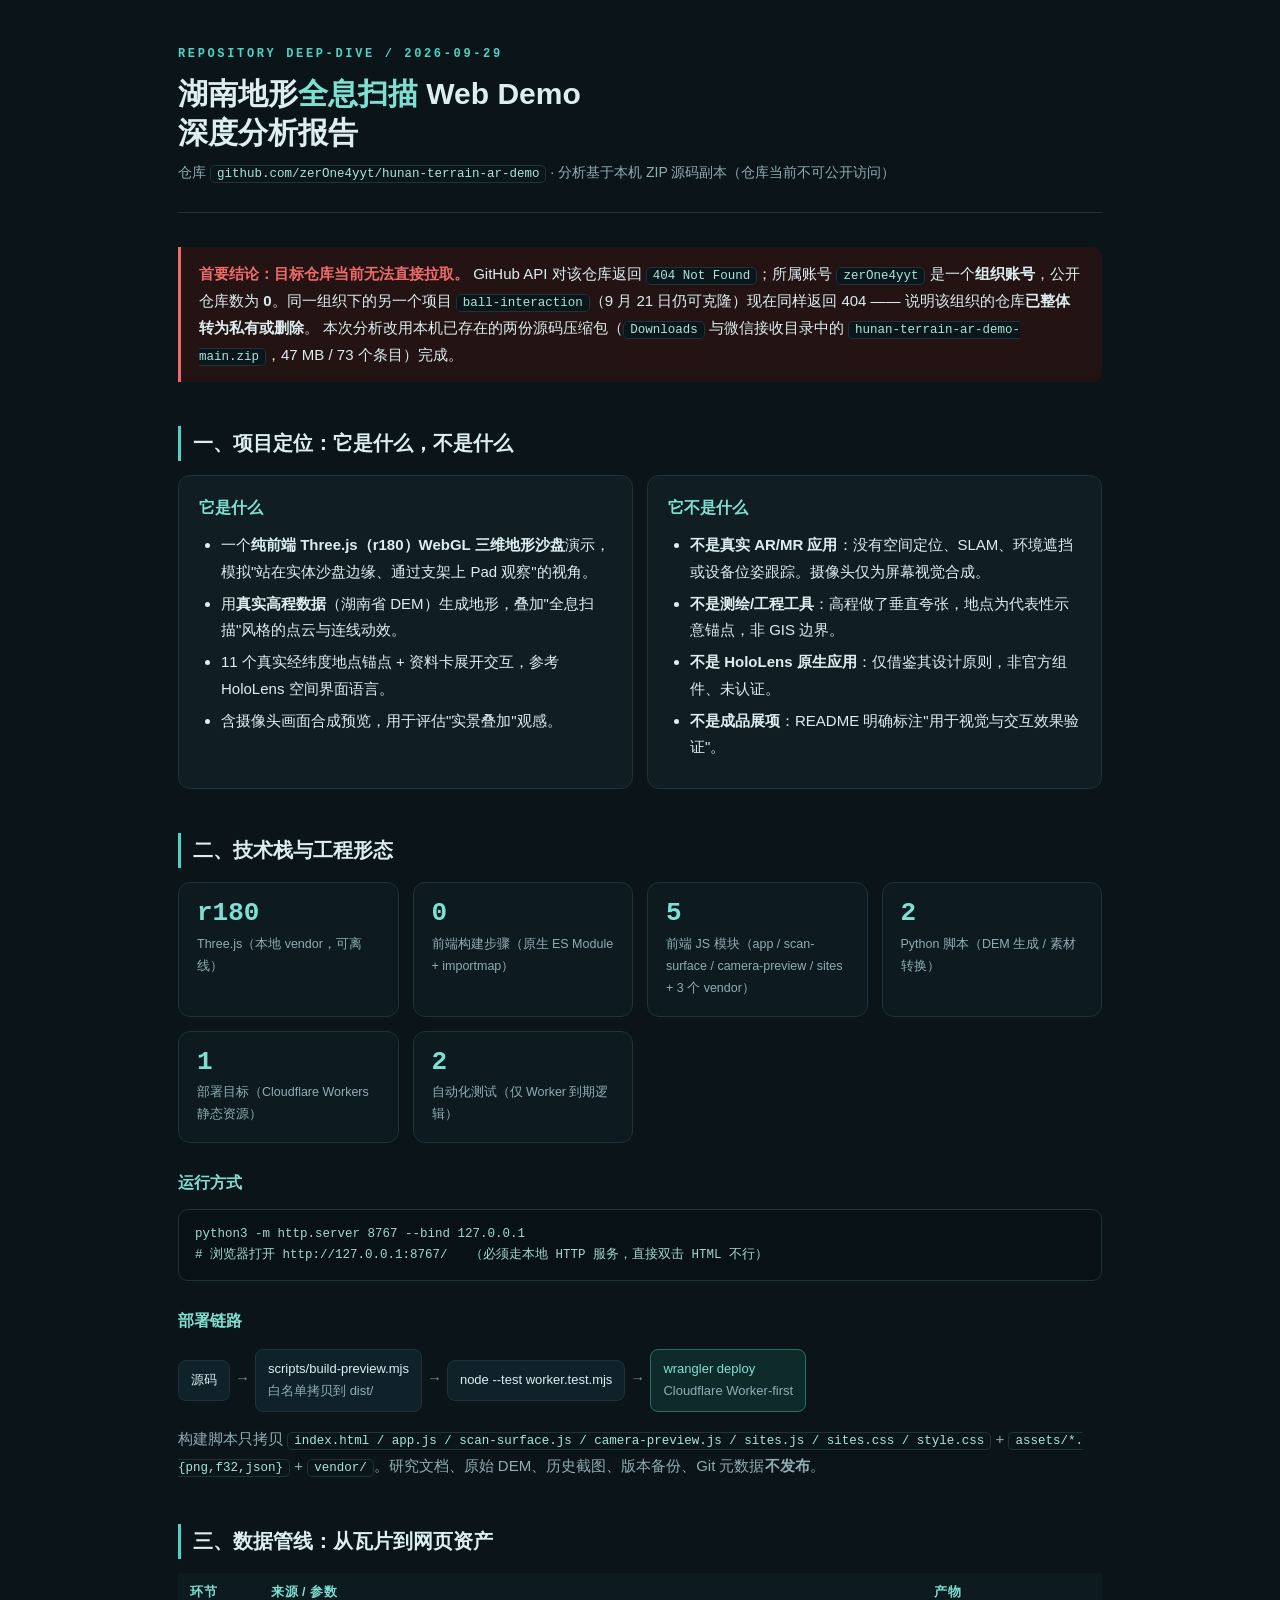
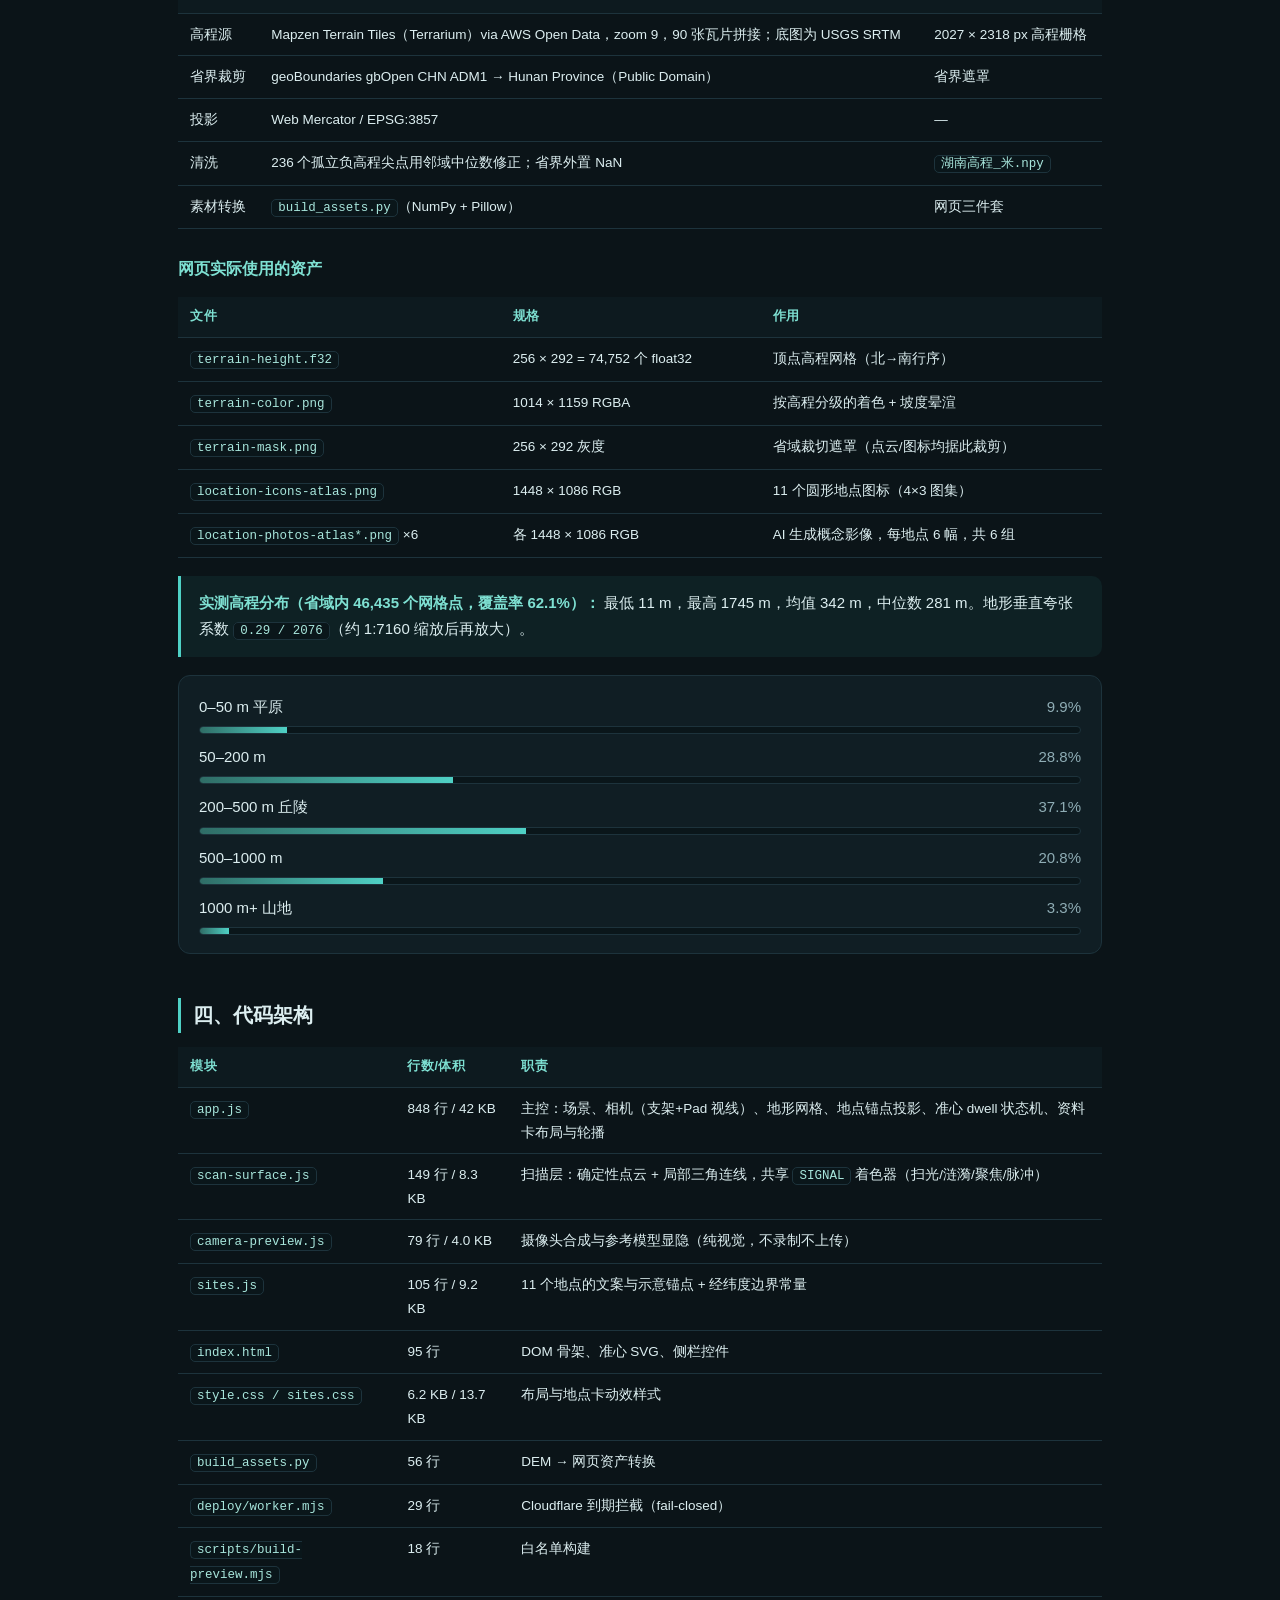
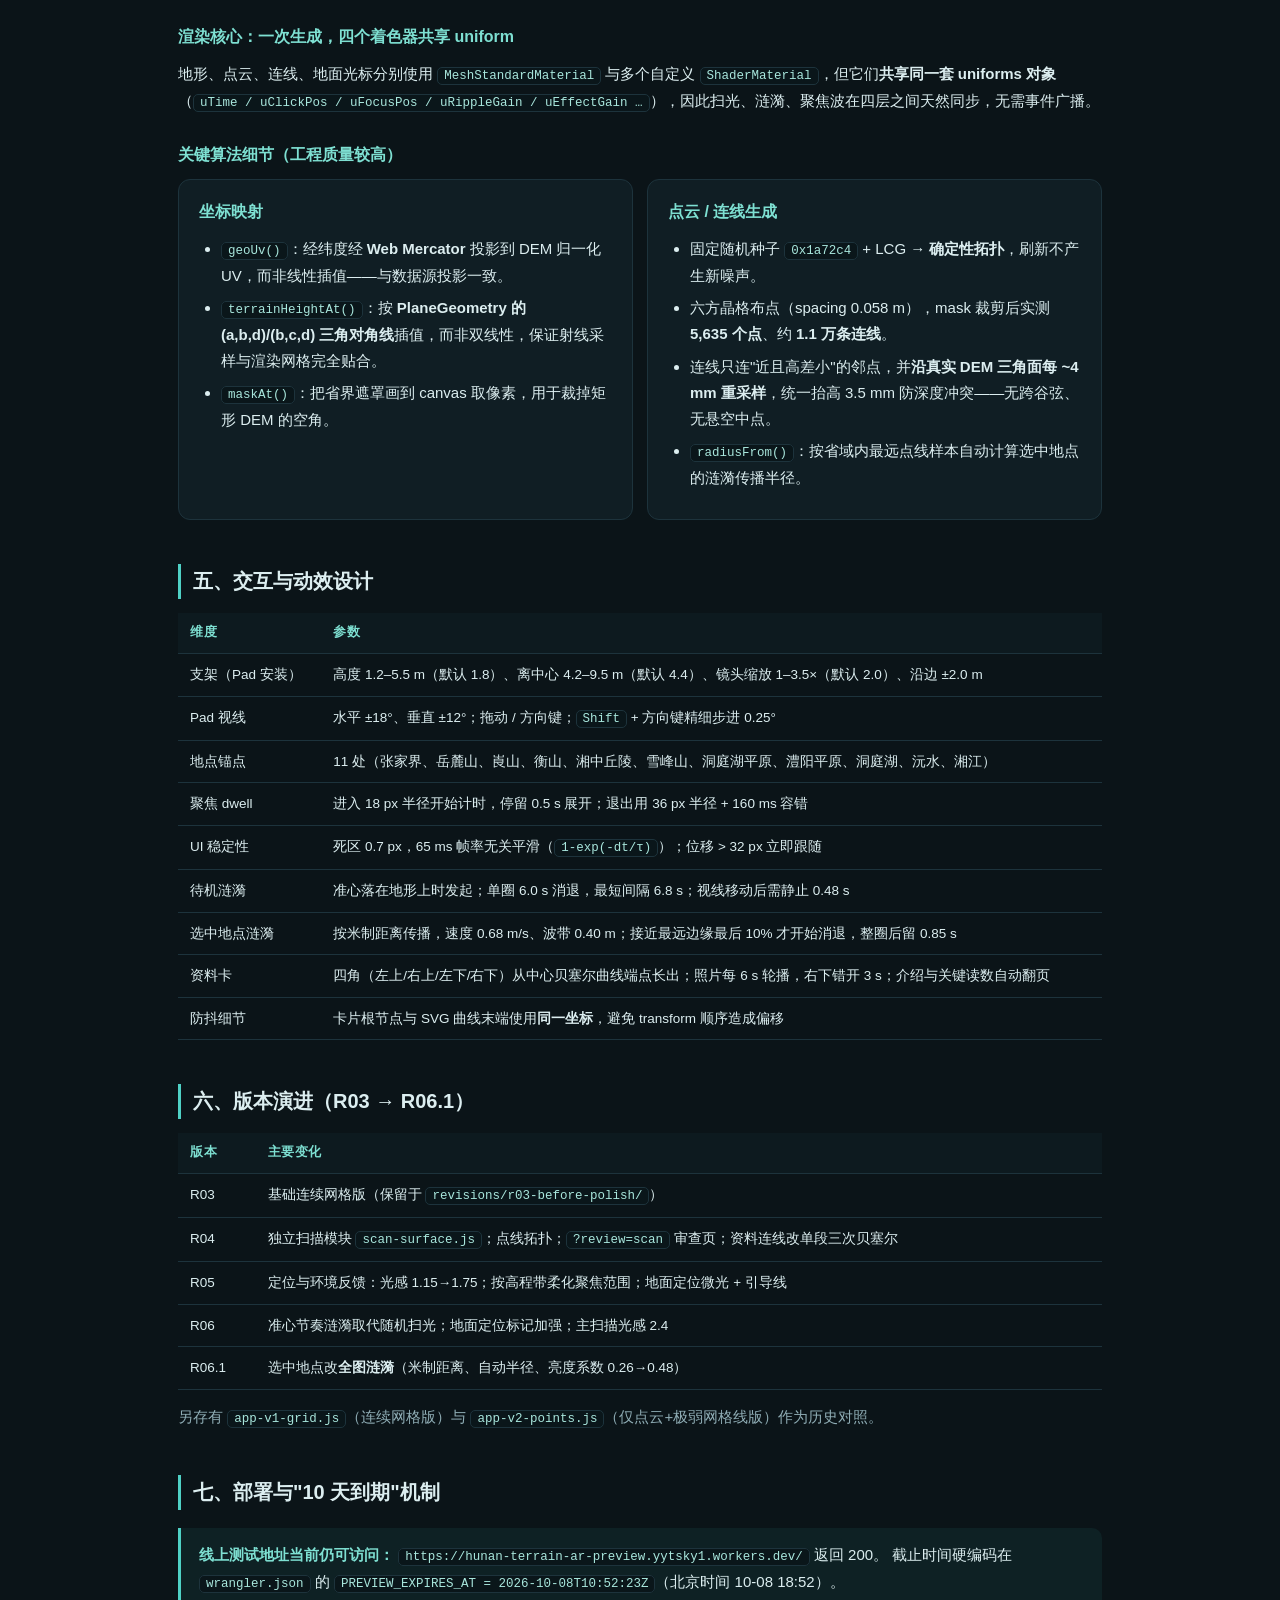
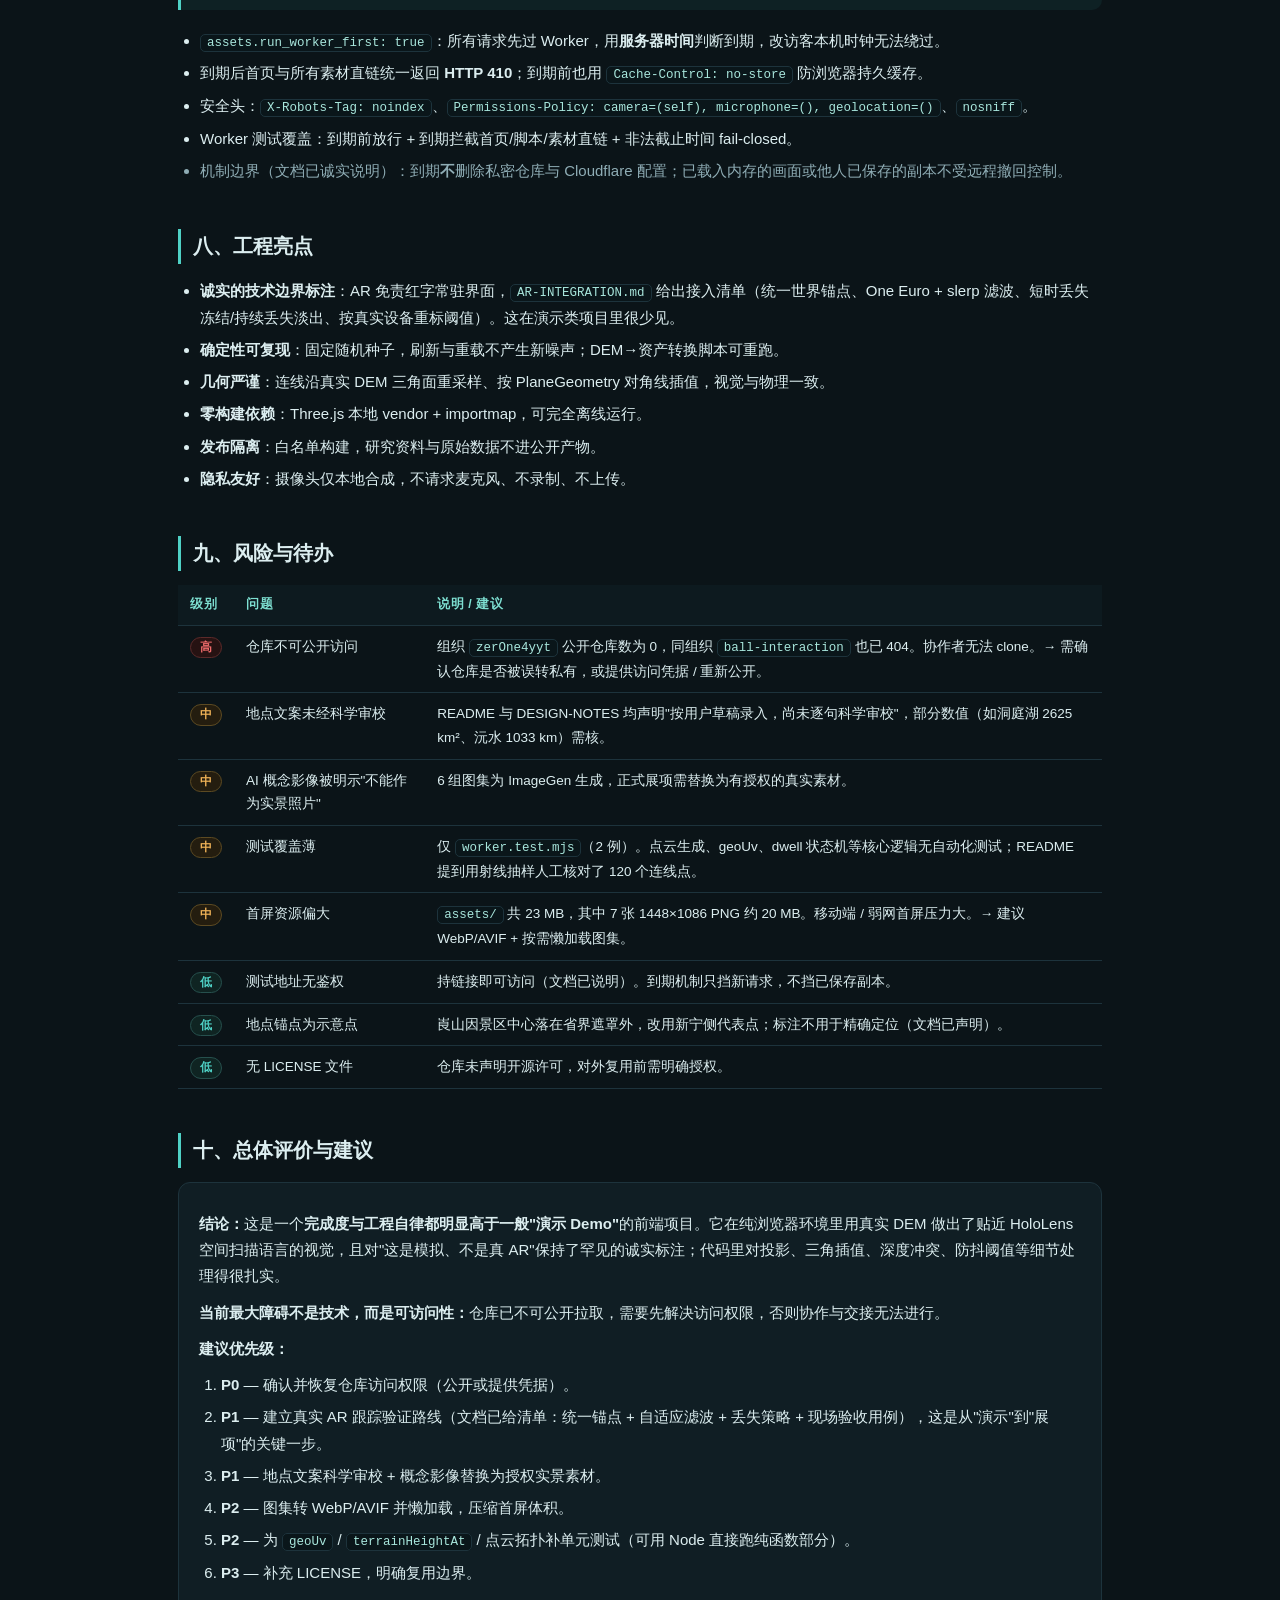
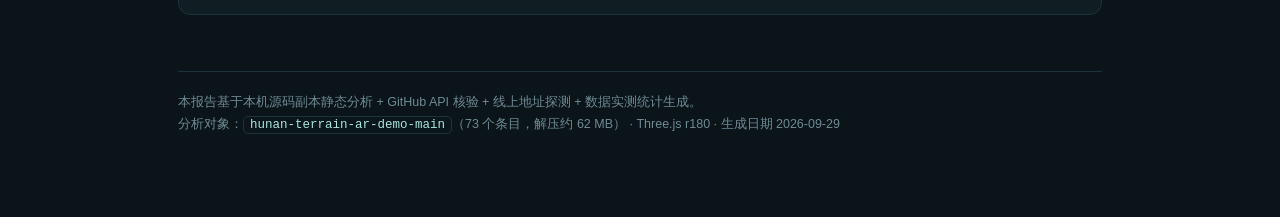
<file: hunan-terrain-ar-demo-分析报告.html>
<!doctype html>
<html lang="zh-CN">
<head>
<meta charset="utf-8">
<meta name="viewport" content="width=device-width,initial-scale=1">
<title>深度分析报告 · hunan-terrain-ar-demo</title>
<style>
  :root{
    --bg:#0b1418; --panel:#101e24; --panel2:#0d1a1f; --line:#1d333c;
    --ink:#dceef0; --dim:#8fadb5; --dim2:#6d8b93;
    --accent:#4fd1c5; --accent2:#7ee0d2; --warn:#f0b357; --bad:#ef6b6b; --good:#6fd48a;
    --mono:ui-monospace,"SFMono-Regular",Consolas,"Liberation Mono",monospace;
  }
  *{box-sizing:border-box}
  body{margin:0;background:var(--bg);color:var(--ink);
    font:15px/1.75 -apple-system,BlinkMacSystemFont,"Segoe UI","PingFang SC","Microsoft YaHei",sans-serif;}
  .wrap{max-width:980px;margin:0 auto;padding:48px 28px 80px}
  header.top{border-bottom:1px solid var(--line);padding-bottom:26px;margin-bottom:34px}
  .kicker{font:600 12px/1 var(--mono);letter-spacing:.22em;color:var(--accent);text-transform:uppercase}
  h1{font-size:30px;line-height:1.3;margin:14px 0 8px;font-weight:700}
  h1 em{font-style:normal;color:var(--accent2)}
  .sub{color:var(--dim);font-size:14px;margin:0}
  h2{font-size:20px;margin:44px 0 14px;padding-left:12px;border-left:3px solid var(--accent);font-weight:700}
  h3{font-size:16px;margin:26px 0 10px;color:var(--accent2);font-weight:600}
  p{margin:10px 0}
  ul,ol{margin:10px 0;padding-left:22px}
  li{margin:6px 0}
  code{font-family:var(--mono);font-size:12.5px;background:#0a161a;border:1px solid var(--line);
    border-radius:5px;padding:1px 6px;color:#a8e6dc}
  .grid{display:grid;gap:14px}
  .g2{grid-template-columns:repeat(auto-fit,minmax(280px,1fr))}
  .g3{grid-template-columns:repeat(auto-fit,minmax(190px,1fr))}
  .card{background:var(--panel);border:1px solid var(--line);border-radius:12px;padding:18px 20px}
  .card h3{margin-top:0}
  .stat{background:var(--panel2);border:1px solid var(--line);border-radius:12px;padding:16px 18px}
  .stat .v{font:700 26px/1.1 var(--mono);color:var(--accent2)}
  .stat .l{font-size:12.5px;color:var(--dim);margin-top:6px}
  table{width:100%;border-collapse:collapse;margin:14px 0;font-size:13.5px}
  th,td{text-align:left;padding:9px 12px;border-bottom:1px solid var(--line);vertical-align:top}
  th{color:var(--accent2);font-weight:600;background:#0d1a1f;font-size:12.5px;letter-spacing:.04em}
  tr:hover td{background:#0e1c22}
  .badge{display:inline-block;font:600 11.5px/1 var(--mono);padding:4px 9px;border-radius:999px;border:1px solid}
  .b-ok{color:var(--good);border-color:#2c5a3c;background:#12261b}
  .b-warn{color:var(--warn);border-color:#5c4a22;background:#241d0f}
  .b-bad{color:var(--bad);border-color:#5c2a2a;background:#261212}
  .b-info{color:var(--accent);border-color:#26504d;background:#0f2422}
  .callout{border-left:3px solid var(--accent);background:#0e2124;border-radius:0 10px 10px 0;padding:14px 18px;margin:18px 0}
  .callout.warn{border-left-color:var(--warn);background:#231d10}
  .callout.bad{border-left-color:var(--bad);background:#241313}
  .callout strong{color:var(--accent2)}
  .callout.warn strong{color:var(--warn)}
  .callout.bad strong{color:var(--bad)}
  pre{background:#081216;border:1px solid var(--line);border-radius:10px;padding:14px 16px;overflow-x:auto;
    font:12.5px/1.65 var(--mono);color:#9fd8cf}
  .flow{display:flex;flex-wrap:wrap;align-items:center;gap:8px;margin:14px 0}
  .node{background:#0f2229;border:1px solid var(--line);border-radius:8px;padding:8px 12px;font-size:13px}
  .node.hi{border-color:#2f6d66;background:#0f2a2b;color:var(--accent2)}
  .arrow{color:var(--dim2);font-family:var(--mono)}
  .bar{height:8px;border-radius:4px;background:#0a161a;overflow:hidden;border:1px solid var(--line);margin-top:6px}
  .bar > i{display:block;height:100%;background:linear-gradient(90deg,#2f6d66,#4fd1c5)}
  footer{margin-top:56px;padding-top:20px;border-top:1px solid var(--line);color:var(--dim2);font-size:12.5px}
  a{color:var(--accent)}
  .muted{color:var(--dim)}
  .tag{font:600 11px/1 var(--mono);color:var(--dim);border:1px solid var(--line);border-radius:5px;padding:3px 7px;margin-right:6px}
</style>
</head>
<body>
<div class="wrap">

<header class="top">
  <div class="kicker">Repository Deep-Dive / 2026-09-29</div>
  <h1>湖南地形<em>全息扫描</em> Web Demo<br>深度分析报告</h1>
  <p class="sub">仓库 <code>github.com/zerOne4yyt/hunan-terrain-ar-demo</code> · 分析基于本机 ZIP 源码副本（仓库当前不可公开访问）</p>
</header>

<div class="callout bad">
  <strong>首要结论：目标仓库当前无法直接拉取。</strong>
  GitHub API 对该仓库返回 <code>404 Not Found</code>；所属账号 <code>zerOne4yyt</code> 是一个<b>组织账号</b>，公开仓库数为 <b>0</b>。同一组织下的另一个项目 <code>ball-interaction</code>（9 月 21 日仍可克隆）现在同样返回 404 —— 说明该组织的仓库<b>已整体转为私有或删除</b>。
  本次分析改用本机已存在的两份源码压缩包（<code>Downloads</code> 与微信接收目录中的 <code>hunan-terrain-ar-demo-main.zip</code>，47 MB / 73 个条目）完成。
</div>

<h2>一、项目定位：它是什么，不是什么</h2>
<div class="grid g2">
  <div class="card">
    <h3>它是什么</h3>
    <ul>
      <li>一个<b>纯前端 Three.js（r180）WebGL 三维地形沙盘</b>演示，模拟"站在实体沙盘边缘、通过支架上 Pad 观察"的视角。</li>
      <li>用<b>真实高程数据</b>（湖南省 DEM）生成地形，叠加"全息扫描"风格的点云与连线动效。</li>
      <li>11 个真实经纬度地点锚点 + 资料卡展开交互，参考 HoloLens 空间界面语言。</li>
      <li>含摄像头画面合成预览，用于评估"实景叠加"观感。</li>
    </ul>
  </div>
  <div class="card">
    <h3>它不是什么</h3>
    <ul>
      <li><b>不是真实 AR/MR 应用</b>：没有空间定位、SLAM、环境遮挡或设备位姿跟踪。摄像头仅为屏幕视觉合成。</li>
      <li><b>不是测绘/工程工具</b>：高程做了垂直夸张，地点为代表性示意锚点，非 GIS 边界。</li>
      <li><b>不是 HoloLens 原生应用</b>：仅借鉴其设计原则，非官方组件、未认证。</li>
      <li><b>不是成品展项</b>：README 明确标注"用于视觉与交互效果验证"。</li>
    </ul>
  </div>
</div>

<h2>二、技术栈与工程形态</h2>
<div class="grid g3">
  <div class="stat"><div class="v">r180</div><div class="l">Three.js（本地 vendor，可离线）</div></div>
  <div class="stat"><div class="v">0</div><div class="l">前端构建步骤（原生 ES Module + importmap）</div></div>
  <div class="stat"><div class="v">5</div><div class="l">前端 JS 模块（app / scan-surface / camera-preview / sites + 3 个 vendor）</div></div>
  <div class="stat"><div class="v">2</div><div class="l">Python 脚本（DEM 生成 / 素材转换）</div></div>
  <div class="stat"><div class="v">1</div><div class="l">部署目标（Cloudflare Workers 静态资源）</div></div>
  <div class="stat"><div class="v">2</div><div class="l">自动化测试（仅 Worker 到期逻辑）</div></div>
</div>

<h3>运行方式</h3>
<pre>python3 -m http.server 8767 --bind 127.0.0.1
# 浏览器打开 http://127.0.0.1:8767/   （必须走本地 HTTP 服务，直接双击 HTML 不行）</pre>

<h3>部署链路</h3>
<div class="flow">
  <span class="node">源码</span><span class="arrow">→</span>
  <span class="node">scripts/build-preview.mjs<br><span class="muted">白名单拷贝到 dist/</span></span><span class="arrow">→</span>
  <span class="node">node --test worker.test.mjs</span><span class="arrow">→</span>
  <span class="node hi">wrangler deploy<br><span class="muted">Cloudflare Worker-first</span></span>
</div>
<p class="muted">构建脚本只拷贝 <code>index.html / app.js / scan-surface.js / camera-preview.js / sites.js / sites.css / style.css</code> + <code>assets/*.{png,f32,json}</code> + <code>vendor/</code>。研究文档、原始 DEM、历史截图、版本备份、Git 元数据<b>不发布</b>。</p>

<h2>三、数据管线：从瓦片到网页资产</h2>
<table>
  <tr><th>环节</th><th>来源 / 参数</th><th>产物</th></tr>
  <tr><td>高程源</td><td>Mapzen Terrain Tiles（Terrarium）via AWS Open Data，zoom 9，90 张瓦片拼接；底图为 USGS SRTM</td><td>2027 × 2318 px 高程栅格</td></tr>
  <tr><td>省界裁剪</td><td>geoBoundaries gbOpen CHN ADM1 → Hunan Province（Public Domain）</td><td>省界遮罩</td></tr>
  <tr><td>投影</td><td>Web Mercator / EPSG:3857</td><td>—</td></tr>
  <tr><td>清洗</td><td>236 个孤立负高程尖点用邻域中位数修正；省界外置 NaN</td><td><code>湖南高程_米.npy</code></td></tr>
  <tr><td>素材转换</td><td><code>build_assets.py</code>（NumPy + Pillow）</td><td>网页三件套</td></tr>
</table>

<h3>网页实际使用的资产</h3>
<table>
  <tr><th>文件</th><th>规格</th><th>作用</th></tr>
  <tr><td><code>terrain-height.f32</code></td><td>256 × 292 = 74,752 个 float32</td><td>顶点高程网格（北→南行序）</td></tr>
  <tr><td><code>terrain-color.png</code></td><td>1014 × 1159 RGBA</td><td>按高程分级的着色 + 坡度晕渲</td></tr>
  <tr><td><code>terrain-mask.png</code></td><td>256 × 292 灰度</td><td>省域裁切遮罩（点云/图标均据此裁剪）</td></tr>
  <tr><td><code>location-icons-atlas.png</code></td><td>1448 × 1086 RGB</td><td>11 个圆形地点图标（4×3 图集）</td></tr>
  <tr><td><code>location-photos-atlas*.png</code> ×6</td><td>各 1448 × 1086 RGB</td><td>AI 生成概念影像，每地点 6 幅，共 6 组</td></tr>
</table>

<div class="callout">
  <strong>实测高程分布（省域内 46,435 个网格点，覆盖率 62.1%）：</strong>
  最低 11 m，最高 1745 m，均值 342 m，中位数 281 m。地形垂直夸张系数 <code>0.29 / 2076</code>（约 1:7160 缩放后再放大）。
</div>
<div class="card">
  <div style="display:flex;justify-content:space-between"><span>0–50 m 平原</span><span class="muted">9.9%</span></div>
  <div class="bar"><i style="width:9.9%"></i></div>
  <div style="display:flex;justify-content:space-between;margin-top:10px"><span>50–200 m</span><span class="muted">28.8%</span></div>
  <div class="bar"><i style="width:28.8%"></i></div>
  <div style="display:flex;justify-content:space-between;margin-top:10px"><span>200–500 m 丘陵</span><span class="muted">37.1%</span></div>
  <div class="bar"><i style="width:37.1%"></i></div>
  <div style="display:flex;justify-content:space-between;margin-top:10px"><span>500–1000 m</span><span class="muted">20.8%</span></div>
  <div class="bar"><i style="width:20.8%"></i></div>
  <div style="display:flex;justify-content:space-between;margin-top:10px"><span>1000 m+ 山地</span><span class="muted">3.3%</span></div>
  <div class="bar"><i style="width:3.3%"></i></div>
</div>

<h2>四、代码架构</h2>
<table>
  <tr><th>模块</th><th>行数/体积</th><th>职责</th></tr>
  <tr><td><code>app.js</code></td><td>848 行 / 42 KB</td><td>主控：场景、相机（支架+Pad 视线）、地形网格、地点锚点投影、准心 dwell 状态机、资料卡布局与轮播</td></tr>
  <tr><td><code>scan-surface.js</code></td><td>149 行 / 8.3 KB</td><td>扫描层：确定性点云 + 局部三角连线，共享 <code>SIGNAL</code> 着色器（扫光/涟漪/聚焦/脉冲）</td></tr>
  <tr><td><code>camera-preview.js</code></td><td>79 行 / 4.0 KB</td><td>摄像头合成与参考模型显隐（纯视觉，不录制不上传）</td></tr>
  <tr><td><code>sites.js</code></td><td>105 行 / 9.2 KB</td><td>11 个地点的文案与示意锚点 + 经纬度边界常量</td></tr>
  <tr><td><code>index.html</code></td><td>95 行</td><td>DOM 骨架、准心 SVG、侧栏控件</td></tr>
  <tr><td><code>style.css / sites.css</code></td><td>6.2 KB / 13.7 KB</td><td>布局与地点卡动效样式</td></tr>
  <tr><td><code>build_assets.py</code></td><td>56 行</td><td>DEM → 网页资产转换</td></tr>
  <tr><td><code>deploy/worker.mjs</code></td><td>29 行</td><td>Cloudflare 到期拦截（fail-closed）</td></tr>
  <tr><td><code>scripts/build-preview.mjs</code></td><td>18 行</td><td>白名单构建</td></tr>
</table>

<h3>渲染核心：一次生成，四个着色器共享 uniform</h3>
<p>地形、点云、连线、地面光标分别使用 <code>MeshStandardMaterial</code> 与多个自定义 <code>ShaderMaterial</code>，但它们<b>共享同一套 uniforms 对象</b>（<code>uTime / uClickPos / uFocusPos / uRippleGain / uEffectGain …</code>），因此扫光、涟漪、聚焦波在四层之间天然同步，无需事件广播。</p>

<h3>关键算法细节（工程质量较高）</h3>
<div class="grid g2">
  <div class="card">
    <h3>坐标映射</h3>
    <ul>
      <li><code>geoUv()</code>：经纬度经 <b>Web Mercator</b> 投影到 DEM 归一化 UV，而非线性插值——与数据源投影一致。</li>
      <li><code>terrainHeightAt()</code>：按 <b>PlaneGeometry 的 (a,b,d)/(b,c,d) 三角对角线</b>插值，而非双线性，保证射线采样与渲染网格完全贴合。</li>
      <li><code>maskAt()</code>：把省界遮罩画到 canvas 取像素，用于裁掉矩形 DEM 的空角。</li>
    </ul>
  </div>
  <div class="card">
    <h3>点云 / 连线生成</h3>
    <ul>
      <li>固定随机种子 <code>0x1a72c4</code> + LCG → <b>确定性拓扑</b>，刷新不产生新噪声。</li>
      <li>六方晶格布点（spacing 0.058 m），mask 裁剪后实测 <b>5,635 个点</b>、约 <b>1.1 万条连线</b>。</li>
      <li>连线只连"近且高差小"的邻点，并<b>沿真实 DEM 三角面每 ~4 mm 重采样</b>，统一抬高 3.5 mm 防深度冲突——无跨谷弦、无悬空中点。</li>
      <li><code>radiusFrom()</code>：按省域内最远点线样本自动计算选中地点的涟漪传播半径。</li>
    </ul>
  </div>
</div>

<h2>五、交互与动效设计</h2>
<table>
  <tr><th>维度</th><th>参数</th></tr>
  <tr><td>支架（Pad 安装）</td><td>高度 1.2–5.5 m（默认 1.8）、离中心 4.2–9.5 m（默认 4.4）、镜头缩放 1–3.5×（默认 2.0）、沿边 ±2.0 m</td></tr>
  <tr><td>Pad 视线</td><td>水平 ±18°、垂直 ±12°；拖动 / 方向键；<code>Shift</code> + 方向键精细步进 0.25°</td></tr>
  <tr><td>地点锚点</td><td>11 处（张家界、岳麓山、崀山、衡山、湘中丘陵、雪峰山、洞庭湖平原、澧阳平原、洞庭湖、沅水、湘江）</td></tr>
  <tr><td>聚焦 dwell</td><td>进入 18 px 半径开始计时，停留 0.5 s 展开；退出用 36 px 半径 + 160 ms 容错</td></tr>
  <tr><td>UI 稳定性</td><td>死区 0.7 px，65 ms 帧率无关平滑（<code>1-exp(-dt/τ)</code>）；位移 &gt; 32 px 立即跟随</td></tr>
  <tr><td>待机涟漪</td><td>准心落在地形上时发起；单圈 6.0 s 消退，最短间隔 6.8 s；视线移动后需静止 0.48 s</td></tr>
  <tr><td>选中地点涟漪</td><td>按米制距离传播，速度 0.68 m/s、波带 0.40 m；接近最远边缘最后 10% 才开始消退，整圈后留 0.85 s</td></tr>
  <tr><td>资料卡</td><td>四角（左上/右上/左下/右下）从中心贝塞尔曲线端点长出；照片每 6 s 轮播，右下错开 3 s；介绍与关键读数自动翻页</td></tr>
  <tr><td>防抖细节</td><td>卡片根节点与 SVG 曲线末端使用<b>同一坐标</b>，避免 transform 顺序造成偏移</td></tr>
</table>

<h2>六、版本演进（R03 → R06.1）</h2>
<table>
  <tr><th>版本</th><th>主要变化</th></tr>
  <tr><td>R03</td><td>基础连续网格版（保留于 <code>revisions/r03-before-polish/</code>）</td></tr>
  <tr><td>R04</td><td>独立扫描模块 <code>scan-surface.js</code>；点线拓扑；<code>?review=scan</code> 审查页；资料连线改单段三次贝塞尔</td></tr>
  <tr><td>R05</td><td>定位与环境反馈：光感 1.15→1.75；按高程带柔化聚焦范围；地面定位微光 + 引导线</td></tr>
  <tr><td>R06</td><td>准心节奏涟漪取代随机扫光；地面定位标记加强；主扫描光感 2.4</td></tr>
  <tr><td>R06.1</td><td>选中地点改<b>全图涟漪</b>（米制距离、自动半径、亮度系数 0.26→0.48）</td></tr>
</table>
<p class="muted">另存有 <code>app-v1-grid.js</code>（连续网格版）与 <code>app-v2-points.js</code>（仅点云+极弱网格线版）作为历史对照。</p>

<h2>七、部署与"10 天到期"机制</h2>
<div class="callout">
  <strong>线上测试地址当前仍可访问：</strong> <code>https://hunan-terrain-ar-preview.yytsky1.workers.dev/</code> 返回 200。
  截止时间硬编码在 <code>wrangler.json</code> 的 <code>PREVIEW_EXPIRES_AT = 2026-10-08T10:52:23Z</code>（北京时间 10-08 18:52）。
</div>
<ul>
  <li><code>assets.run_worker_first: true</code>：所有请求先过 Worker，用<b>服务器时间</b>判断到期，改访客本机时钟无法绕过。</li>
  <li>到期后首页与所有素材直链统一返回 <b>HTTP 410</b>；到期前也用 <code>Cache-Control: no-store</code> 防浏览器持久缓存。</li>
  <li>安全头：<code>X-Robots-Tag: noindex</code>、<code>Permissions-Policy: camera=(self), microphone=(), geolocation=()</code>、<code>nosniff</code>。</li>
  <li>Worker 测试覆盖：到期前放行 + 到期拦截首页/脚本/素材直链 + 非法截止时间 fail-closed。</li>
  <li class="muted">机制边界（文档已诚实说明）：到期<b>不</b>删除私密仓库与 Cloudflare 配置；已载入内存的画面或他人已保存的副本不受远程撤回控制。</li>
</ul>

<h2>八、工程亮点</h2>
<ul>
  <li><b>诚实的技术边界标注</b>：AR 免责红字常驻界面，<code>AR-INTEGRATION.md</code> 给出接入清单（统一世界锚点、One Euro + slerp 滤波、短时丢失冻结/持续丢失淡出、按真实设备重标阈值）。这在演示类项目里很少见。</li>
  <li><b>确定性可复现</b>：固定随机种子，刷新与重载不产生新噪声；DEM→资产转换脚本可重跑。</li>
  <li><b>几何严谨</b>：连线沿真实 DEM 三角面重采样、按 PlaneGeometry 对角线插值，视觉与物理一致。</li>
  <li><b>零构建依赖</b>：Three.js 本地 vendor + importmap，可完全离线运行。</li>
  <li><b>发布隔离</b>：白名单构建，研究资料与原始数据不进公开产物。</li>
  <li><b>隐私友好</b>：摄像头仅本地合成，不请求麦克风、不录制、不上传。</li>
</ul>

<h2>九、风险与待办</h2>
<table>
  <tr><th>级别</th><th>问题</th><th>说明 / 建议</th></tr>
  <tr><td><span class="badge b-bad">高</span></td><td>仓库不可公开访问</td><td>组织 <code>zerOne4yyt</code> 公开仓库数为 0，同组织 <code>ball-interaction</code> 也已 404。协作者无法 clone。→ 需确认仓库是否被误转私有，或提供访问凭据 / 重新公开。</td></tr>
  <tr><td><span class="badge b-warn">中</span></td><td>地点文案未经科学审校</td><td>README 与 DESIGN-NOTES 均声明"按用户草稿录入，尚未逐句科学审校"，部分数值（如洞庭湖 2625 km²、沅水 1033 km）需核。</td></tr>
  <tr><td><span class="badge b-warn">中</span></td><td>AI 概念影像被明示"不能作为实景照片"</td><td>6 组图集为 ImageGen 生成，正式展项需替换为有授权的真实素材。</td></tr>
  <tr><td><span class="badge b-warn">中</span></td><td>测试覆盖薄</td><td>仅 <code>worker.test.mjs</code>（2 例）。点云生成、geoUv、dwell 状态机等核心逻辑无自动化测试；README 提到用射线抽样人工核对了 120 个连线点。</td></tr>
  <tr><td><span class="badge b-warn">中</span></td><td>首屏资源偏大</td><td><code>assets/</code> 共 23 MB，其中 7 张 1448×1086 PNG 约 20 MB。移动端 / 弱网首屏压力大。→ 建议 WebP/AVIF + 按需懒加载图集。</td></tr>
  <tr><td><span class="badge b-info">低</span></td><td>测试地址无鉴权</td><td>持链接即可访问（文档已说明）。到期机制只挡新请求，不挡已保存副本。</td></tr>
  <tr><td><span class="badge b-info">低</span></td><td>地点锚点为示意点</td><td>崀山因景区中心落在省界遮罩外，改用新宁侧代表点；标注不用于精确定位（文档已声明）。</td></tr>
  <tr><td><span class="badge b-info">低</span></td><td>无 LICENSE 文件</td><td>仓库未声明开源许可，对外复用前需明确授权。</td></tr>
</table>

<h2>十、总体评价与建议</h2>
<div class="card">
  <p><b>结论：</b>这是一个<b>完成度与工程自律都明显高于一般"演示 Demo"</b>的前端项目。它在纯浏览器环境里用真实 DEM 做出了贴近 HoloLens 空间扫描语言的视觉，且对"这是模拟、不是真 AR"保持了罕见的诚实标注；代码里对投影、三角插值、深度冲突、防抖阈值等细节处理得很扎实。</p>
  <p><b>当前最大障碍不是技术，而是可访问性：</b>仓库已不可公开拉取，需要先解决访问权限，否则协作与交接无法进行。</p>
  <p><b>建议优先级：</b></p>
  <ol>
    <li><b>P0</b> — 确认并恢复仓库访问权限（公开或提供凭据）。</li>
    <li><b>P1</b> — 建立真实 AR 跟踪验证路线（文档已给清单：统一锚点 + 自适应滤波 + 丢失策略 + 现场验收用例），这是从"演示"到"展项"的关键一步。</li>
    <li><b>P1</b> — 地点文案科学审校 + 概念影像替换为授权实景素材。</li>
    <li><b>P2</b> — 图集转 WebP/AVIF 并懒加载，压缩首屏体积。</li>
    <li><b>P2</b> — 为 <code>geoUv</code> / <code>terrainHeightAt</code> / 点云拓扑补单元测试（可用 Node 直接跑纯函数部分）。</li>
    <li><b>P3</b> — 补充 LICENSE，明确复用边界。</li>
  </ol>
</div>

<footer>
  本报告基于本机源码副本静态分析 + GitHub API 核验 + 线上地址探测 + 数据实测统计生成。<br>
  分析对象：<code>hunan-terrain-ar-demo-main</code>（73 个条目，解压约 62 MB） · Three.js r180 · 生成日期 2026-09-29
</footer>

</div>
</body>
</html>
</file>
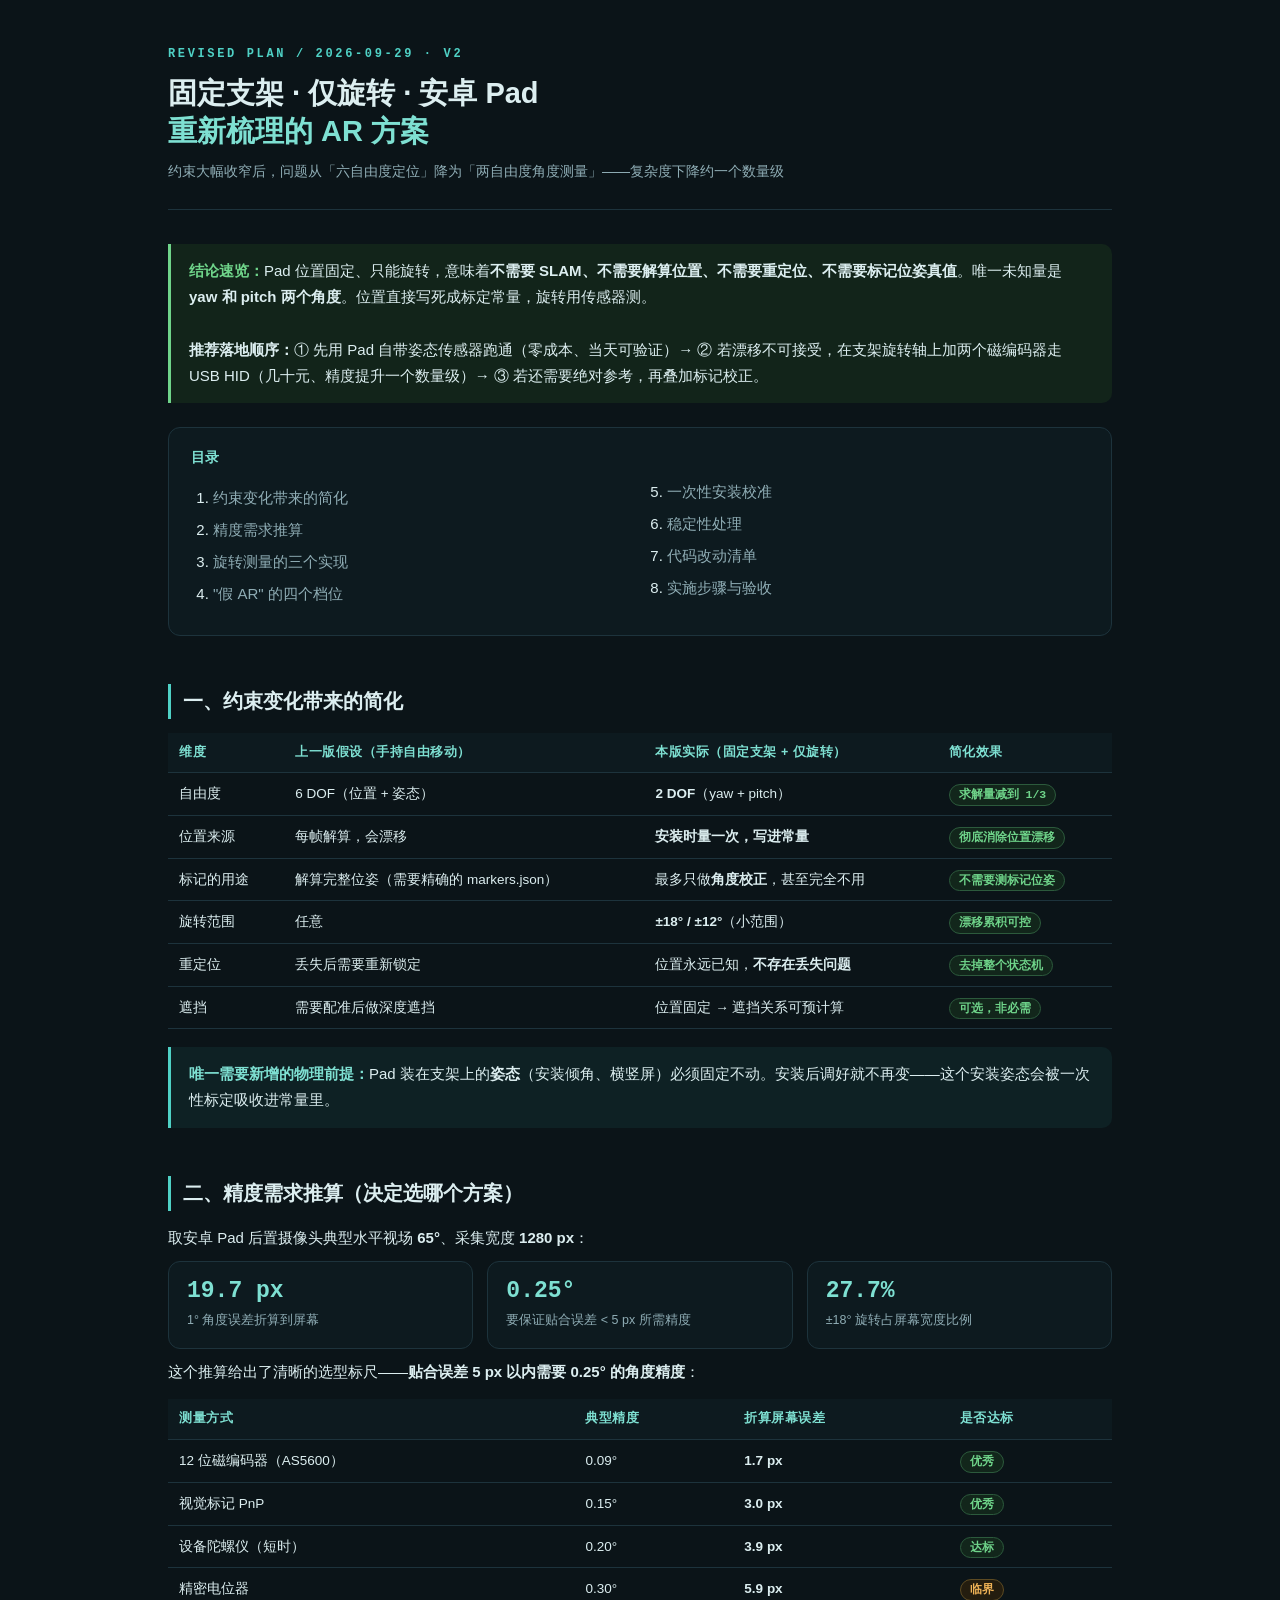
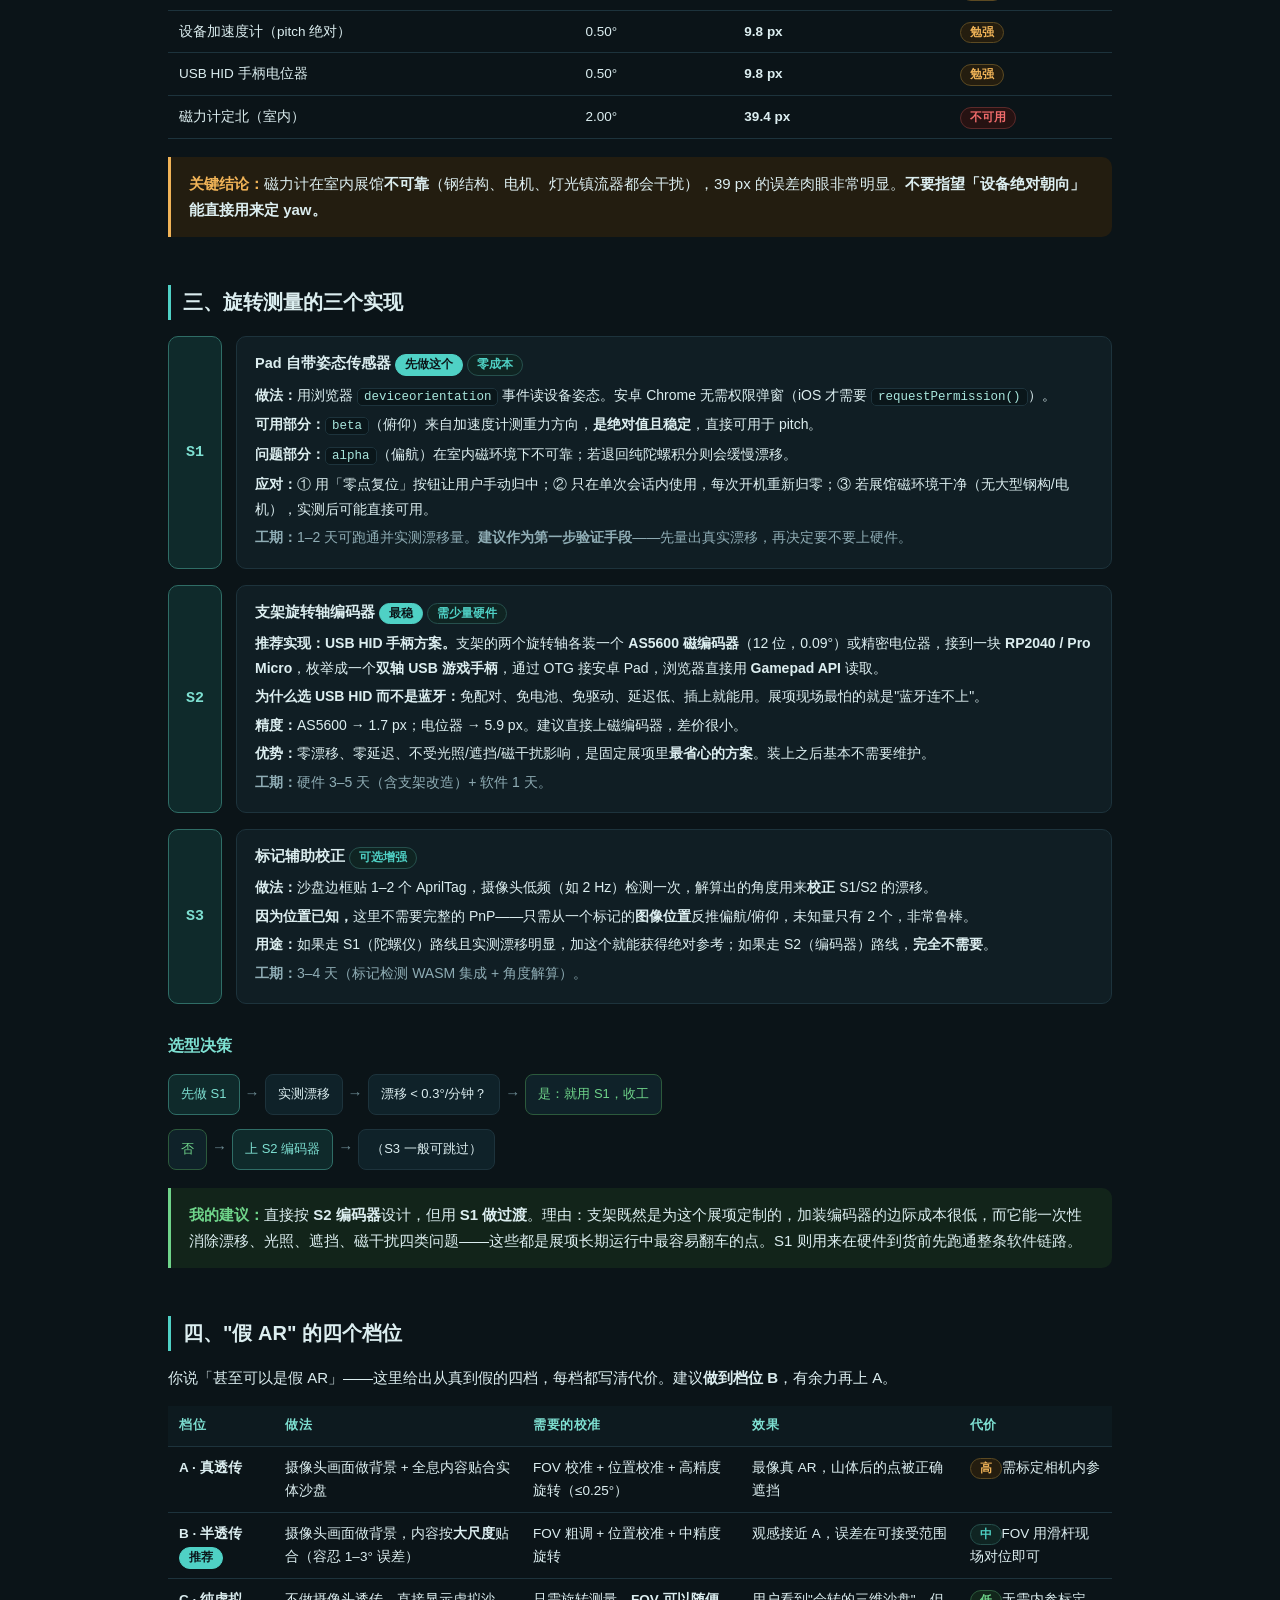
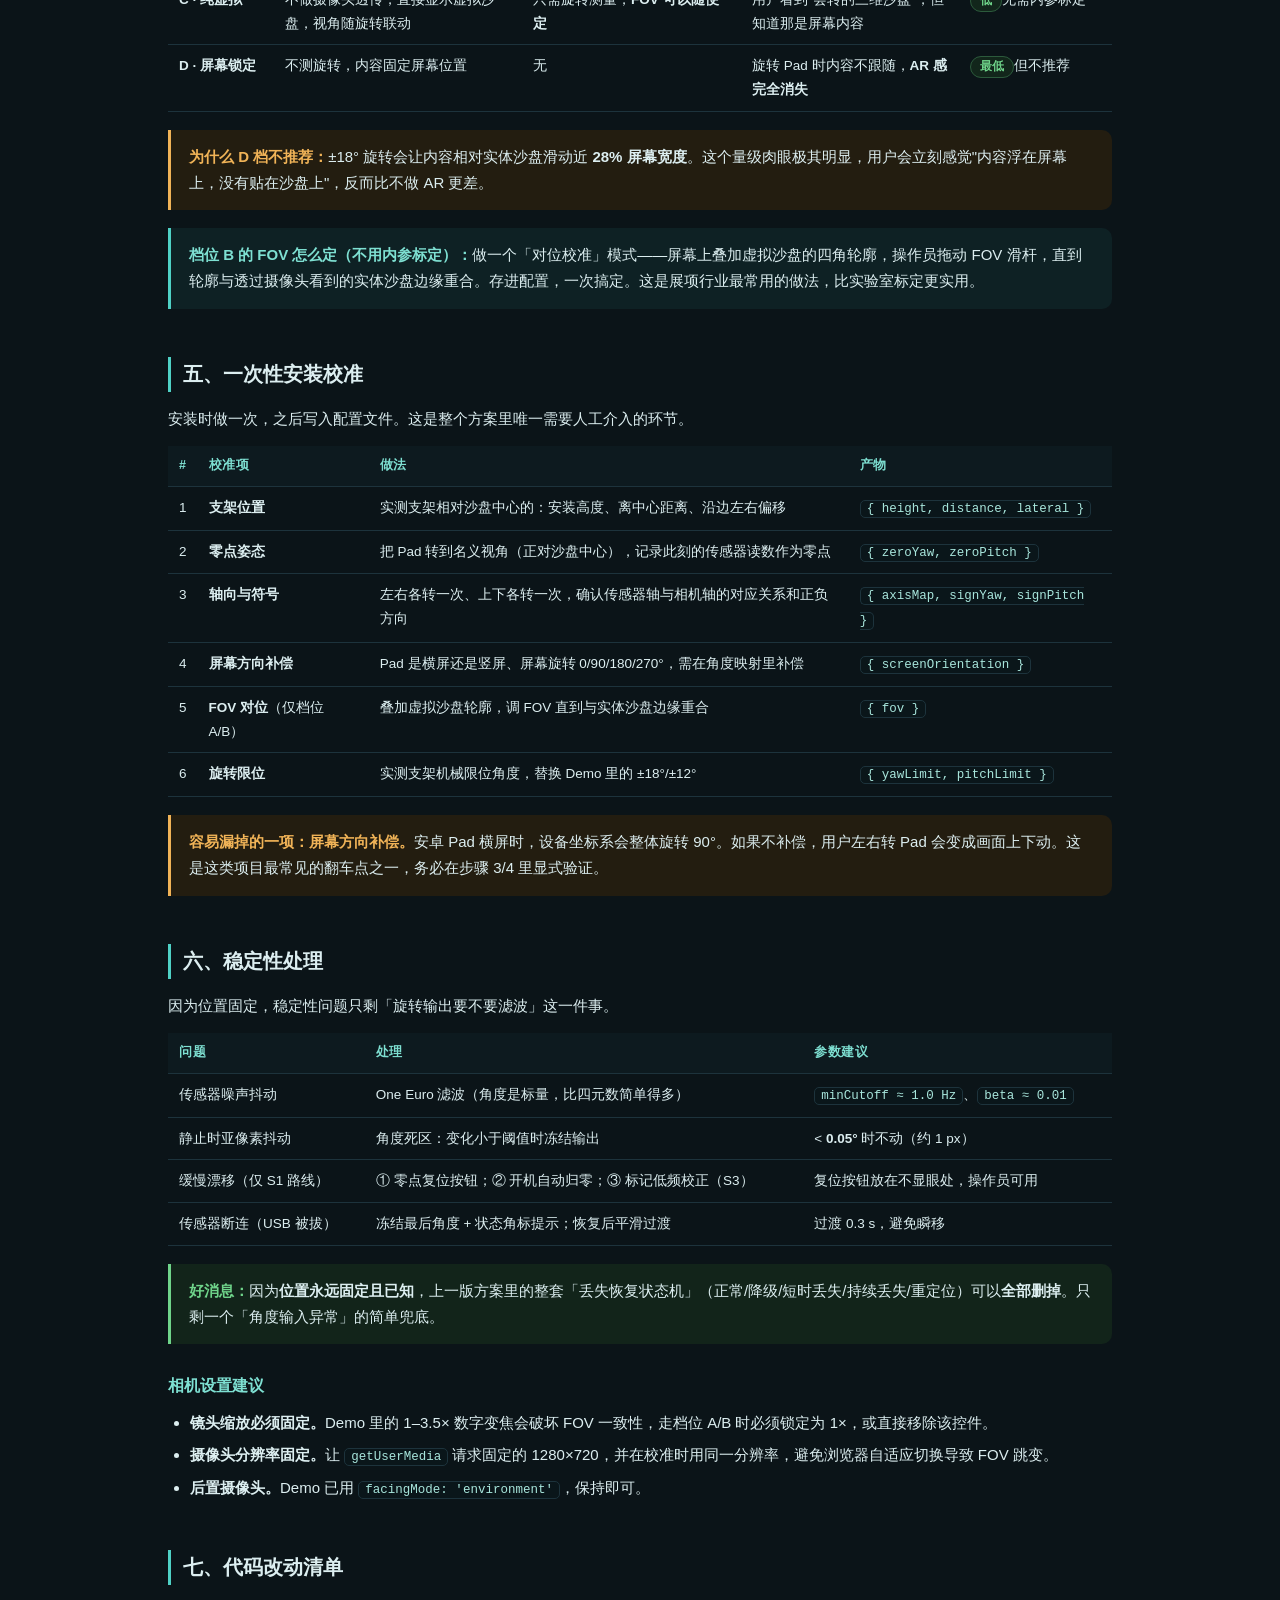
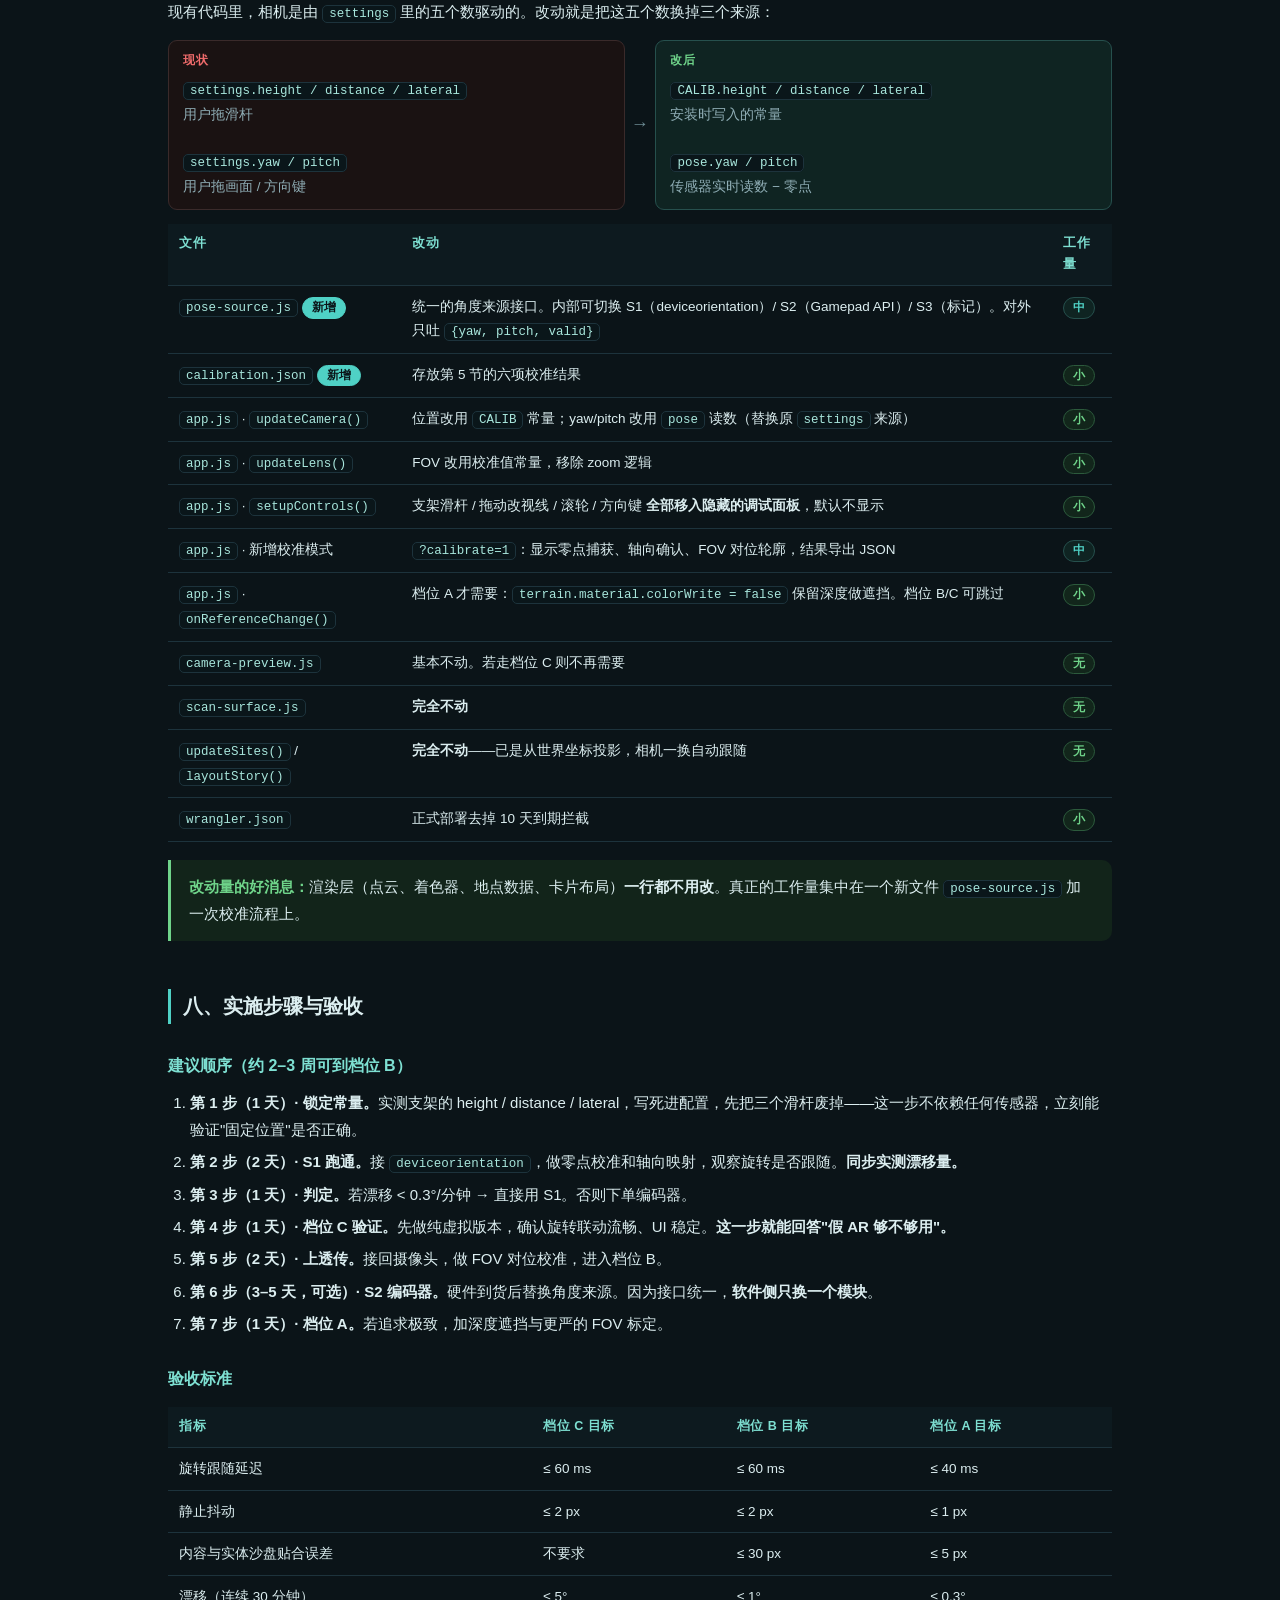
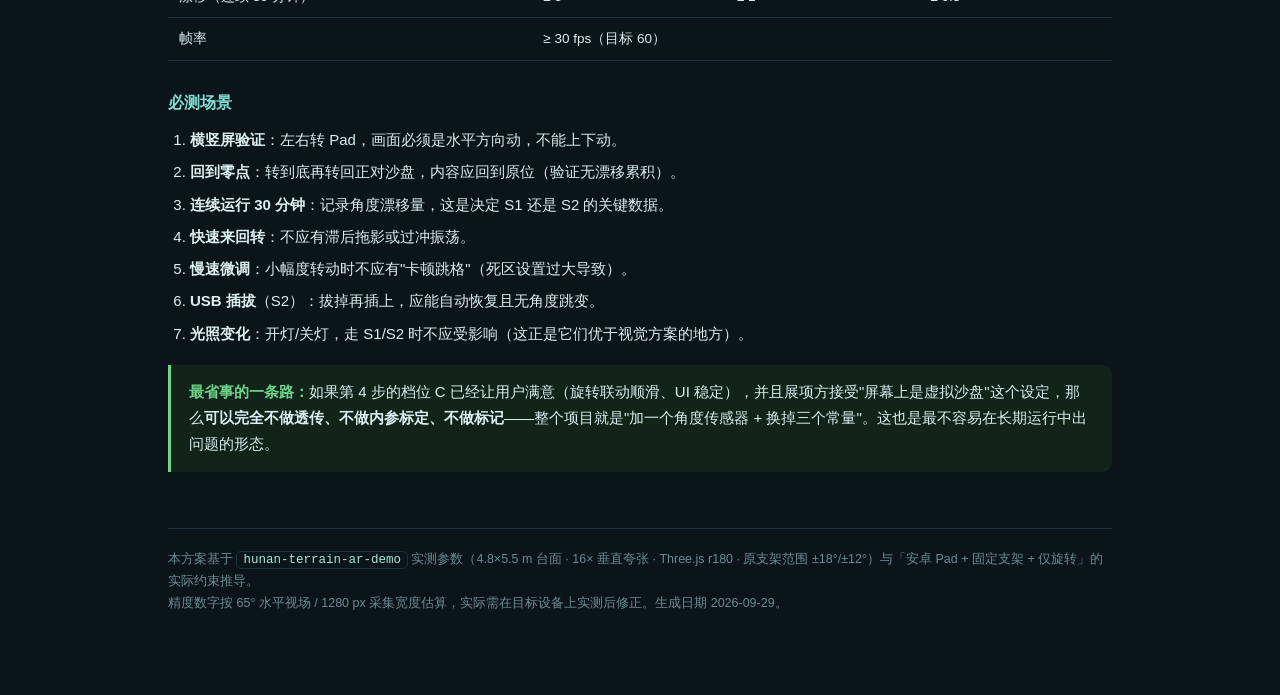
<file: 修订方案-固定支架仅旋转AR.html>
<!doctype html>
<html lang="zh-CN">
<head>
<meta charset="utf-8">
<meta name="viewport" content="width=device-width,initial-scale=1">
<title>修订方案 · 固定支架 + 仅旋转 · 安卓 Pad</title>
<style>
  :root{
    --bg:#0b1418; --panel:#101e24; --panel2:#0d1a1f; --line:#1d333c;
    --ink:#dceef0; --dim:#8fadb5; --dim2:#6d8b93;
    --accent:#4fd1c5; --accent2:#7ee0d2; --warn:#f0b357; --bad:#ef6b6b; --good:#6fd48a;
    --mono:ui-monospace,"SFMono-Regular",Consolas,"Liberation Mono",monospace;
  }
  *{box-sizing:border-box}
  body{margin:0;background:var(--bg);color:var(--ink);
    font:15px/1.75 -apple-system,BlinkMacSystemFont,"Segoe UI","PingFang SC","Microsoft YaHei",sans-serif;}
  .wrap{max-width:1000px;margin:0 auto;padding:48px 28px 80px}
  header.top{border-bottom:1px solid var(--line);padding-bottom:26px;margin-bottom:34px}
  .kicker{font:600 12px/1 var(--mono);letter-spacing:.22em;color:var(--accent);text-transform:uppercase}
  h1{font-size:29px;line-height:1.32;margin:14px 0 8px;font-weight:700}
  h1 em{font-style:normal;color:var(--accent2)}
  .sub{color:var(--dim);font-size:14px;margin:0}
  h2{font-size:20px;margin:48px 0 14px;padding-left:12px;border-left:3px solid var(--accent);font-weight:700}
  h3{font-size:16px;margin:28px 0 10px;color:var(--accent2);font-weight:600}
  h4{font-size:14.5px;margin:20px 0 8px;font-weight:600}
  p{margin:10px 0}
  ul,ol{margin:10px 0;padding-left:22px}
  li{margin:6px 0}
  code{font-family:var(--mono);font-size:12.5px;background:#0a161a;border:1px solid var(--line);
    border-radius:5px;padding:1px 6px;color:#a8e6dc}
  .grid{display:grid;gap:14px}
  .g2{grid-template-columns:repeat(auto-fit,minmax(300px,1fr))}
  .g3{grid-template-columns:repeat(auto-fit,minmax(200px,1fr))}
  .card{background:var(--panel);border:1px solid var(--line);border-radius:12px;padding:18px 20px}
  .card h3,.card h4{margin-top:0}
  .stat{background:var(--panel2);border:1px solid var(--line);border-radius:12px;padding:16px 18px}
  .stat .v{font:700 23px/1.15 var(--mono);color:var(--accent2)}
  .stat .l{font-size:12.5px;color:var(--dim);margin-top:6px}
  table{width:100%;border-collapse:collapse;margin:14px 0;font-size:13.5px}
  th,td{text-align:left;padding:9px 11px;border-bottom:1px solid var(--line);vertical-align:top}
  th{color:var(--accent2);font-weight:600;background:#0d1a1f;font-size:12.5px;letter-spacing:.04em}
  tr:hover td{background:#0e1c22}
  .badge{display:inline-block;font:600 11.5px/1 var(--mono);padding:4px 9px;border-radius:999px;border:1px solid;white-space:nowrap}
  .b-ok{color:var(--good);border-color:#2c5a3c;background:#12261b}
  .b-warn{color:var(--warn);border-color:#5c4a22;background:#241d0f}
  .b-bad{color:var(--bad);border-color:#5c2a2a;background:#261212}
  .b-info{color:var(--accent);border-color:#26504d;background:#0f2422}
  .b-rec{color:#0b1418;border-color:var(--accent);background:var(--accent)}
  .callout{border-left:3px solid var(--accent);background:#0e2124;border-radius:0 10px 10px 0;padding:14px 18px;margin:18px 0}
  .callout.warn{border-left-color:var(--warn);background:#231d10}
  .callout.bad{border-left-color:var(--bad);background:#241313}
  .callout.good{border-left-color:var(--good);background:#12241a}
  .callout strong{color:var(--accent2)}
  .callout.warn strong{color:var(--warn)}
  .callout.bad strong{color:var(--bad)}
  .callout.good strong{color:var(--good)}
  pre{background:#081216;border:1px solid var(--line);border-radius:10px;padding:14px 16px;overflow-x:auto;
    font:12.5px/1.7 var(--mono);color:#9fd8cf}
  .flow{display:flex;flex-wrap:wrap;align-items:center;gap:8px;margin:14px 0}
  .node{background:#0f2229;border:1px solid var(--line);border-radius:8px;padding:8px 12px;font-size:13px}
  .node.hi{border-color:#2f6d66;background:#0f2a2b;color:var(--accent2)}
  .arrow{color:var(--dim2);font-family:var(--mono)}
  .muted{color:var(--dim)}
  footer{margin-top:56px;padding-top:20px;border-top:1px solid var(--line);color:var(--dim2);font-size:12.5px}
  .toc{background:var(--panel2);border:1px solid var(--line);border-radius:12px;padding:16px 22px;margin:24px 0}
  .toc ol{margin:8px 0;columns:2;column-gap:32px}
  .toc a{color:var(--dim);text-decoration:none}
  .toc a:hover{color:var(--accent)}
  .tier{display:flex;gap:14px;margin:16px 0;align-items:stretch}
  .tier .n{flex:0 0 54px;border-radius:10px;background:#0f2a2b;border:1px solid #2f6d66;
    color:var(--accent2);font:700 15px/1 var(--mono);display:flex;align-items:center;justify-content:center;text-align:center}
  .tier .b{flex:1;background:var(--panel);border:1px solid var(--line);border-radius:10px;padding:14px 18px}
  .tier .b h4{margin:0 0 6px}
  .tier .b p{margin:4px 0;font-size:14px}
  .strike{color:var(--dim2);text-decoration:line-through}
  .vs{display:grid;grid-template-columns:1fr auto 1fr;gap:10px;align-items:center;margin:14px 0;font-size:13.5px}
  .vs .mid{color:var(--dim2);font-family:var(--mono);font-size:18px}
  .box{border:1px solid var(--line);border-radius:9px;padding:10px 14px;background:var(--panel2)}
  .box.old{border-color:#3a2a2a;background:#1a1212}
  .box.new{border-color:#26504d;background:#0f2422}
  .box b{display:block;font-size:12px;letter-spacing:.06em;margin-bottom:6px;font-family:var(--mono)}
  .box.old b{color:var(--bad)}
  .box.new b{color:var(--good)}
</style>
</head>
<body>
<div class="wrap">

<header class="top">
  <div class="kicker">Revised Plan / 2026-09-29 · v2</div>
  <h1>固定支架 · 仅旋转 · 安卓 Pad<br><em>重新梳理的 AR 方案</em></h1>
  <p class="sub">约束大幅收窄后，问题从「六自由度定位」降为「两自由度角度测量」——复杂度下降约一个数量级</p>
</header>

<div class="callout good">
  <strong>结论速览：</strong>Pad 位置固定、只能旋转，意味着<b>不需要 SLAM、不需要解算位置、不需要重定位、不需要标记位姿真值</b>。唯一未知量是 <b>yaw 和 pitch 两个角度</b>。位置直接写死成标定常量，旋转用传感器测。<br><br>
  <b>推荐落地顺序：</b>① 先用 Pad 自带姿态传感器跑通（零成本、当天可验证）→ ② 若漂移不可接受，在支架旋转轴上加两个磁编码器走 USB HID（几十元、精度提升一个数量级）→ ③ 若还需要绝对参考，再叠加标记校正。
</div>

<div class="toc">
  <strong style="color:var(--accent2);font-size:14px">目录</strong>
  <ol>
    <li><a href="#s1">约束变化带来的简化</a></li>
    <li><a href="#s2">精度需求推算</a></li>
    <li><a href="#s3">旋转测量的三个实现</a></li>
    <li><a href="#s4">"假 AR" 的四个档位</a></li>
    <li><a href="#s5">一次性安装校准</a></li>
    <li><a href="#s6">稳定性处理</a></li>
    <li><a href="#s7">代码改动清单</a></li>
    <li><a href="#s8">实施步骤与验收</a></li>
  </ol>
</div>

<h2 id="s1">一、约束变化带来的简化</h2>

<table>
  <tr><th>维度</th><th>上一版假设（手持自由移动）</th><th>本版实际（固定支架 + 仅旋转）</th><th>简化效果</th></tr>
  <tr>
    <td>自由度</td>
    <td>6 DOF（位置 + 姿态）</td>
    <td><b>2 DOF</b>（yaw + pitch）</td>
    <td><span class="badge b-ok">求解量减到 1/3</span></td>
  </tr>
  <tr>
    <td>位置来源</td>
    <td>每帧解算，会漂移</td>
    <td><b>安装时量一次，写进常量</b></td>
    <td><span class="badge b-ok">彻底消除位置漂移</span></td>
  </tr>
  <tr>
    <td>标记的用途</td>
    <td>解算完整位姿（需要精确的 markers.json）</td>
    <td>最多只做<b>角度校正</b>，甚至完全不用</td>
    <td><span class="badge b-ok">不需要测标记位姿</span></td>
  </tr>
  <tr>
    <td>旋转范围</td>
    <td>任意</td>
    <td><b>±18° / ±12°</b>（小范围）</td>
    <td><span class="badge b-ok">漂移累积可控</span></td>
  </tr>
  <tr>
    <td>重定位</td>
    <td>丢失后需要重新锁定</td>
    <td>位置永远已知，<b>不存在丢失问题</b></td>
    <td><span class="badge b-ok">去掉整个状态机</span></td>
  </tr>
  <tr>
    <td>遮挡</td>
    <td>需要配准后做深度遮挡</td>
    <td>位置固定 → 遮挡关系可预计算</td>
    <td><span class="badge b-ok">可选，非必需</span></td>
  </tr>
</table>

<div class="callout">
  <strong>唯一需要新增的物理前提：</strong>Pad 装在支架上的<b>姿态</b>（安装倾角、横竖屏）必须固定不动。安装后调好就不再变——这个安装姿态会被一次性标定吸收进常量里。
</div>

<h2 id="s2">二、精度需求推算（决定选哪个方案）</h2>

<p>取安卓 Pad 后置摄像头典型水平视场 <b>65°</b>、采集宽度 <b>1280 px</b>：</p>

<div class="grid g3">
  <div class="stat"><div class="v">19.7 px</div><div class="l">1° 角度误差折算到屏幕</div></div>
  <div class="stat"><div class="v">0.25°</div><div class="l">要保证贴合误差 &lt; 5 px 所需精度</div></div>
  <div class="stat"><div class="v">27.7%</div><div class="l">±18° 旋转占屏幕宽度比例</div></div>
</div>

<p>这个推算给出了清晰的选型标尺——<b>贴合误差 5 px 以内需要 0.25° 的角度精度</b>：</p>

<table>
  <tr><th>测量方式</th><th>典型精度</th><th>折算屏幕误差</th><th>是否达标</th></tr>
  <tr><td>12 位磁编码器（AS5600）</td><td>0.09°</td><td><b>1.7 px</b></td><td><span class="badge b-ok">优秀</span></td></tr>
  <tr><td>视觉标记 PnP</td><td>0.15°</td><td><b>3.0 px</b></td><td><span class="badge b-ok">优秀</span></td></tr>
  <tr><td>设备陀螺仪（短时）</td><td>0.20°</td><td><b>3.9 px</b></td><td><span class="badge b-ok">达标</span></td></tr>
  <tr><td>精密电位器</td><td>0.30°</td><td><b>5.9 px</b></td><td><span class="badge b-warn">临界</span></td></tr>
  <tr><td>设备加速度计（pitch 绝对）</td><td>0.50°</td><td><b>9.8 px</b></td><td><span class="badge b-warn">勉强</span></td></tr>
  <tr><td>USB HID 手柄电位器</td><td>0.50°</td><td><b>9.8 px</b></td><td><span class="badge b-warn">勉强</span></td></tr>
  <tr><td>磁力计定北（室内）</td><td>2.00°</td><td><b>39.4 px</b></td><td><span class="badge b-bad">不可用</span></td></tr>
</table>

<div class="callout warn">
  <strong>关键结论：</strong>磁力计在室内展馆<b>不可靠</b>（钢结构、电机、灯光镇流器都会干扰），39 px 的误差肉眼非常明显。<b>不要指望「设备绝对朝向」能直接用来定 yaw。</b>
</div>

<h2 id="s3">三、旋转测量的三个实现</h2>

<div class="tier">
  <div class="n">S1</div>
  <div class="b">
    <h4>Pad 自带姿态传感器 <span class="badge b-rec">先做这个</span> <span class="badge b-info">零成本</span></h4>
    <p><b>做法：</b>用浏览器 <code>deviceorientation</code> 事件读设备姿态。安卓 Chrome 无需权限弹窗（iOS 才需要 <code>requestPermission()</code>）。</p>
    <p><b>可用部分：</b><code>beta</code>（俯仰）来自加速度计测重力方向，<b>是绝对值且稳定</b>，直接可用于 pitch。</p>
    <p><b>问题部分：</b><code>alpha</code>（偏航）在室内磁环境下不可靠；若退回纯陀螺积分则会缓慢漂移。</p>
    <p><b>应对：</b>① 用「零点复位」按钮让用户手动归中；② 只在单次会话内使用，每次开机重新归零；③ 若展馆磁环境干净（无大型钢构/电机），实测后可能直接可用。</p>
    <p class="muted"><b>工期：</b>1–2 天可跑通并实测漂移量。<b>建议作为第一步验证手段</b>——先量出真实漂移，再决定要不要上硬件。</p>
  </div>
</div>

<div class="tier">
  <div class="n">S2</div>
  <div class="b">
    <h4>支架旋转轴编码器 <span class="badge b-rec">最稳</span> <span class="badge b-info">需少量硬件</span></h4>
    <p><b>推荐实现：USB HID 手柄方案。</b>支架的两个旋转轴各装一个 <b>AS5600 磁编码器</b>（12 位，0.09°）或精密电位器，接到一块 <b>RP2040 / Pro Micro</b>，枚举成一个<b>双轴 USB 游戏手柄</b>，通过 OTG 接安卓 Pad，浏览器直接用 <b>Gamepad API</b> 读取。</p>
    <p><b>为什么选 USB HID 而不是蓝牙：</b>免配对、免电池、免驱动、延迟低、插上就能用。展项现场最怕的就是"蓝牙连不上"。</p>
    <p><b>精度：</b>AS5600 → 1.7 px；电位器 → 5.9 px。建议直接上磁编码器，差价很小。</p>
    <p><b>优势：</b>零漂移、零延迟、不受光照/遮挡/磁干扰影响，是固定展项里<b>最省心的方案</b>。装上之后基本不需要维护。</p>
    <p class="muted"><b>工期：</b>硬件 3–5 天（含支架改造）+ 软件 1 天。</p>
  </div>
</div>

<div class="tier">
  <div class="n">S3</div>
  <div class="b">
    <h4>标记辅助校正 <span class="badge b-info">可选增强</span></h4>
    <p><b>做法：</b>沙盘边框贴 1–2 个 AprilTag，摄像头低频（如 2 Hz）检测一次，解算出的角度用来<b>校正</b> S1/S2 的漂移。</p>
    <p><b>因为位置已知，</b>这里不需要完整的 PnP——只需从一个标记的<b>图像位置</b>反推偏航/俯仰，未知量只有 2 个，非常鲁棒。</p>
    <p><b>用途：</b>如果走 S1（陀螺仪）路线且实测漂移明显，加这个就能获得绝对参考；如果走 S2（编码器）路线，<b>完全不需要</b>。</p>
    <p class="muted"><b>工期：</b>3–4 天（标记检测 WASM 集成 + 角度解算）。</p>
  </div>
</div>

<h3>选型决策</h3>
<div class="flow">
  <span class="node hi">先做 S1</span><span class="arrow">→</span>
  <span class="node">实测漂移</span><span class="arrow">→</span>
  <span class="node">漂移 &lt; 0.3°/分钟？</span><span class="arrow">→</span>
  <span class="node" style="border-color:#2c5a3c;color:var(--good)">是：就用 S1，收工</span>
</div>
<div class="flow">
  <span class="node" style="border-color:#2c5a3c;color:var(--good)">否</span><span class="arrow">→</span>
  <span class="node hi">上 S2 编码器</span><span class="arrow">→</span>
  <span class="node">（S3 一般可跳过）</span>
</div>

<div class="callout good">
  <strong>我的建议：</strong>直接按 <b>S2 编码器</b>设计，但用 <b>S1 做过渡</b>。理由：支架既然是为这个展项定制的，加装编码器的边际成本很低，而它能一次性消除漂移、光照、遮挡、磁干扰四类问题——这些都是展项长期运行中最容易翻车的点。S1 则用来在硬件到货前先跑通整条软件链路。
</div>

<h2 id="s4">四、"假 AR" 的四个档位</h2>

<p>你说「甚至可以是假 AR」——这里给出从真到假的四档，每档都写清代价。建议<b>做到档位 B</b>，有余力再上 A。</p>

<table>
  <tr><th>档位</th><th>做法</th><th>需要的校准</th><th>效果</th><th>代价</th></tr>
  <tr>
    <td><b>A · 真透传</b></td>
    <td>摄像头画面做背景 + 全息内容贴合实体沙盘</td>
    <td>FOV 校准 + 位置校准 + 高精度旋转（≤0.25°）</td>
    <td>最像真 AR，山体后的点被正确遮挡</td>
    <td><span class="badge b-warn">高</span>需标定相机内参</td>
  </tr>
  <tr>
    <td><b>B · 半透传</b> <span class="badge b-rec">推荐</span></td>
    <td>摄像头画面做背景，内容按<b>大尺度</b>贴合（容忍 1–3° 误差）</td>
    <td>FOV 粗调 + 位置校准 + 中精度旋转</td>
    <td>观感接近 A，误差在可接受范围</td>
    <td><span class="badge b-info">中</span>FOV 用滑杆现场对位即可</td>
  </tr>
  <tr>
    <td><b>C · 纯虚拟</b></td>
    <td>不做摄像头透传，直接显示虚拟沙盘，视角随旋转联动</td>
    <td>只需旋转测量，<b>FOV 可以随便定</b></td>
    <td>用户看到"会转的三维沙盘"，但知道那是屏幕内容</td>
    <td><span class="badge b-ok">低</span>无需内参标定</td>
  </tr>
  <tr>
    <td><b>D · 屏幕锁定</b></td>
    <td>不测旋转，内容固定屏幕位置</td>
    <td>无</td>
    <td>旋转 Pad 时内容不跟随，<b>AR 感完全消失</b></td>
    <td><span class="badge b-ok">最低</span>但不推荐</td>
  </tr>
</table>

<div class="callout warn">
  <strong>为什么 D 档不推荐：</strong>±18° 旋转会让内容相对实体沙盘滑动近 <b>28% 屏幕宽度</b>。这个量级肉眼极其明显，用户会立刻感觉"内容浮在屏幕上，没有贴在沙盘上"，反而比不做 AR 更差。
</div>

<div class="callout">
  <strong>档位 B 的 FOV 怎么定（不用内参标定）：</strong>做一个「对位校准」模式——屏幕上叠加虚拟沙盘的四角轮廓，操作员拖动 FOV 滑杆，直到轮廓与透过摄像头看到的实体沙盘边缘重合。存进配置，一次搞定。这是展项行业最常用的做法，比实验室标定更实用。
</div>

<h2 id="s5">五、一次性安装校准</h2>

<p>安装时做一次，之后写入配置文件。这是整个方案里唯一需要人工介入的环节。</p>

<table>
  <tr><th>#</th><th>校准项</th><th>做法</th><th>产物</th></tr>
  <tr>
    <td>1</td><td><b>支架位置</b></td>
    <td>实测支架相对沙盘中心的：安装高度、离中心距离、沿边左右偏移</td>
    <td><code>{ height, distance, lateral }</code></td>
  </tr>
  <tr>
    <td>2</td><td><b>零点姿态</b></td>
    <td>把 Pad 转到名义视角（正对沙盘中心），记录此刻的传感器读数作为零点</td>
    <td><code>{ zeroYaw, zeroPitch }</code></td>
  </tr>
  <tr>
    <td>3</td><td><b>轴向与符号</b></td>
    <td>左右各转一次、上下各转一次，确认传感器轴与相机轴的对应关系和正负方向</td>
    <td><code>{ axisMap, signYaw, signPitch }</code></td>
  </tr>
  <tr>
    <td>4</td><td><b>屏幕方向补偿</b></td>
    <td>Pad 是横屏还是竖屏、屏幕旋转 0/90/180/270°，需在角度映射里补偿</td>
    <td><code>{ screenOrientation }</code></td>
  </tr>
  <tr>
    <td>5</td><td><b>FOV 对位</b>（仅档位 A/B）</td>
    <td>叠加虚拟沙盘轮廓，调 FOV 直到与实体沙盘边缘重合</td>
    <td><code>{ fov }</code></td>
  </tr>
  <tr>
    <td>6</td><td><b>旋转限位</b></td>
    <td>实测支架机械限位角度，替换 Demo 里的 ±18°/±12°</td>
    <td><code>{ yawLimit, pitchLimit }</code></td>
  </tr>
</table>

<div class="callout warn">
  <strong>容易漏掉的一项：屏幕方向补偿。</strong>安卓 Pad 横屏时，设备坐标系会整体旋转 90°。如果不补偿，用户左右转 Pad 会变成画面上下动。这是这类项目最常见的翻车点之一，务必在步骤 3/4 里显式验证。
</div>

<h2 id="s6">六、稳定性处理</h2>

<p>因为位置固定，稳定性问题只剩「旋转输出要不要滤波」这一件事。</p>

<table>
  <tr><th>问题</th><th>处理</th><th>参数建议</th></tr>
  <tr>
    <td>传感器噪声抖动</td>
    <td>One Euro 滤波（角度是标量，比四元数简单得多）</td>
    <td><code>minCutoff ≈ 1.0 Hz</code>、<code>beta ≈ 0.01</code></td>
  </tr>
  <tr>
    <td>静止时亚像素抖动</td>
    <td>角度死区：变化小于阈值时冻结输出</td>
    <td>&lt; <b>0.05°</b> 时不动（约 1 px）</td>
  </tr>
  <tr>
    <td>缓慢漂移（仅 S1 路线）</td>
    <td>① 零点复位按钮；② 开机自动归零；③ 标记低频校正（S3）</td>
    <td>复位按钮放在不显眼处，操作员可用</td>
  </tr>
  <tr>
    <td>传感器断连（USB 被拔）</td>
    <td>冻结最后角度 + 状态角标提示；恢复后平滑过渡</td>
    <td>过渡 0.3 s，避免瞬移</td>
  </tr>
</table>

<div class="callout good">
  <strong>好消息：</strong>因为<b>位置永远固定且已知</b>，上一版方案里的整套「丢失恢复状态机」（正常/降级/短时丢失/持续丢失/重定位）可以<b>全部删掉</b>。只剩一个「角度输入异常」的简单兜底。
</div>

<h3>相机设置建议</h3>
<ul>
  <li><b>镜头缩放必须固定。</b>Demo 里的 1–3.5× 数字变焦会破坏 FOV 一致性，走档位 A/B 时必须锁定为 1×，或直接移除该控件。</li>
  <li><b>摄像头分辨率固定。</b>让 <code>getUserMedia</code> 请求固定的 1280×720，并在校准时用同一分辨率，避免浏览器自适应切换导致 FOV 跳变。</li>
  <li><b>后置摄像头。</b>Demo 已用 <code>facingMode: 'environment'</code>，保持即可。</li>
</ul>

<h2 id="s7">七、代码改动清单</h2>

<p>现有代码里，相机是由 <code>settings</code> 里的五个数驱动的。改动就是把这五个数换掉三个来源：</p>

<div class="vs">
  <div class="box old">
    <b>现状</b>
    <code>settings.height / distance / lateral</code><br>
    <span class="muted">用户拖滑杆</span><br><br>
    <code>settings.yaw / pitch</code><br>
    <span class="muted">用户拖画面 / 方向键</span>
  </div>
  <div class="mid">→</div>
  <div class="box new">
    <b>改后</b>
    <code>CALIB.height / distance / lateral</code><br>
    <span class="muted">安装时写入的常量</span><br><br>
    <code>pose.yaw / pitch</code><br>
    <span class="muted">传感器实时读数 − 零点</span>
  </div>
</div>

<table>
  <tr><th>文件</th><th>改动</th><th>工作量</th></tr>
  <tr>
    <td><code>pose-source.js</code> <span class="badge b-rec">新增</span></td>
    <td>统一的角度来源接口。内部可切换 S1（deviceorientation）/ S2（Gamepad API）/ S3（标记）。对外只吐 <code>{yaw, pitch, valid}</code></td>
    <td><span class="badge b-info">中</span></td>
  </tr>
  <tr>
    <td><code>calibration.json</code> <span class="badge b-rec">新增</span></td>
    <td>存放第 5 节的六项校准结果</td>
    <td><span class="badge b-ok">小</span></td>
  </tr>
  <tr>
    <td><code>app.js</code> · <code>updateCamera()</code></td>
    <td>位置改用 <code>CALIB</code> 常量；yaw/pitch 改用 <code>pose</code> 读数（替换原 <code>settings</code> 来源）</td>
    <td><span class="badge b-ok">小</span></td>
  </tr>
  <tr>
    <td><code>app.js</code> · <code>updateLens()</code></td>
    <td>FOV 改用校准值常量，移除 zoom 逻辑</td>
    <td><span class="badge b-ok">小</span></td>
  </tr>
  <tr>
    <td><code>app.js</code> · <code>setupControls()</code></td>
    <td>支架滑杆 / 拖动改视线 / 滚轮 / 方向键 <b>全部移入隐藏的调试面板</b>，默认不显示</td>
    <td><span class="badge b-ok">小</span></td>
  </tr>
  <tr>
    <td><code>app.js</code> · 新增校准模式</td>
    <td><code>?calibrate=1</code>：显示零点捕获、轴向确认、FOV 对位轮廓，结果导出 JSON</td>
    <td><span class="badge b-info">中</span></td>
  </tr>
  <tr>
    <td><code>app.js</code> · <code>onReferenceChange()</code></td>
    <td>档位 A 才需要：<code>terrain.material.colorWrite = false</code> 保留深度做遮挡。档位 B/C 可跳过</td>
    <td><span class="badge b-ok">小</span></td>
  </tr>
  <tr>
    <td><code>camera-preview.js</code></td>
    <td>基本不动。若走档位 C 则不再需要</td>
    <td><span class="badge b-ok">无</span></td>
  </tr>
  <tr>
    <td><code>scan-surface.js</code></td>
    <td><b>完全不动</b></td>
    <td><span class="badge b-ok">无</span></td>
  </tr>
  <tr>
    <td><code>updateSites()</code> / <code>layoutStory()</code></td>
    <td><b>完全不动</b>——已是从世界坐标投影，相机一换自动跟随</td>
    <td><span class="badge b-ok">无</span></td>
  </tr>
  <tr>
    <td><code>wrangler.json</code></td>
    <td>正式部署去掉 10 天到期拦截</td>
    <td><span class="badge b-ok">小</span></td>
  </tr>
</table>

<div class="callout good">
  <strong>改动量的好消息：</strong>渲染层（点云、着色器、地点数据、卡片布局）<b>一行都不用改</b>。真正的工作量集中在一个新文件 <code>pose-source.js</code> 加一次校准流程上。
</div>

<h2 id="s8">八、实施步骤与验收</h2>

<h3>建议顺序（约 2–3 周可到档位 B）</h3>
<ol>
  <li><b>第 1 步（1 天）· 锁定常量。</b>实测支架的 height / distance / lateral，写死进配置，先把三个滑杆废掉——这一步不依赖任何传感器，立刻能验证"固定位置"是否正确。</li>
  <li><b>第 2 步（2 天）· S1 跑通。</b>接 <code>deviceorientation</code>，做零点校准和轴向映射，观察旋转是否跟随。<b>同步实测漂移量。</b></li>
  <li><b>第 3 步（1 天）· 判定。</b>若漂移 &lt; 0.3°/分钟 → 直接用 S1。否则下单编码器。</li>
  <li><b>第 4 步（1 天）· 档位 C 验证。</b>先做纯虚拟版本，确认旋转联动流畅、UI 稳定。<b>这一步就能回答"假 AR 够不够用"。</b></li>
  <li><b>第 5 步（2 天）· 上透传。</b>接回摄像头，做 FOV 对位校准，进入档位 B。</li>
  <li><b>第 6 步（3–5 天，可选）· S2 编码器。</b>硬件到货后替换角度来源。因为接口统一，<b>软件侧只换一个模块</b>。</li>
  <li><b>第 7 步（1 天）· 档位 A。</b>若追求极致，加深度遮挡与更严的 FOV 标定。</li>
</ol>

<h3>验收标准</h3>
<table>
  <tr><th>指标</th><th>档位 C 目标</th><th>档位 B 目标</th><th>档位 A 目标</th></tr>
  <tr><td>旋转跟随延迟</td><td>≤ 60 ms</td><td>≤ 60 ms</td><td>≤ 40 ms</td></tr>
  <tr><td>静止抖动</td><td>≤ 2 px</td><td>≤ 2 px</td><td>≤ 1 px</td></tr>
  <tr><td>内容与实体沙盘贴合误差</td><td>不要求</td><td>≤ 30 px</td><td>≤ 5 px</td></tr>
  <tr><td>漂移（连续 30 分钟）</td><td>≤ 5°</td><td>≤ 1°</td><td>≤ 0.3°</td></tr>
  <tr><td>帧率</td><td colspan="3">≥ 30 fps（目标 60）</td></tr>
</table>

<h3>必测场景</h3>
<ol>
  <li><b>横竖屏验证</b>：左右转 Pad，画面必须是水平方向动，不能上下动。</li>
  <li><b>回到零点</b>：转到底再转回正对沙盘，内容应回到原位（验证无漂移累积）。</li>
  <li><b>连续运行 30 分钟</b>：记录角度漂移量，这是决定 S1 还是 S2 的关键数据。</li>
  <li><b>快速来回转</b>：不应有滞后拖影或过冲振荡。</li>
  <li><b>慢速微调</b>：小幅度转动时不应有"卡顿跳格"（死区设置过大导致）。</li>
  <li><b>USB 插拔</b>（S2）：拔掉再插上，应能自动恢复且无角度跳变。</li>
  <li><b>光照变化</b>：开灯/关灯，走 S1/S2 时不应受影响（这正是它们优于视觉方案的地方）。</li>
</ol>

<div class="callout good">
  <strong>最省事的一条路：</strong>如果第 4 步的档位 C 已经让用户满意（旋转联动顺滑、UI 稳定），并且展项方接受"屏幕上是虚拟沙盘"这个设定，那么<b>可以完全不做透传、不做内参标定、不做标记</b>——整个项目就是"加一个角度传感器 + 换掉三个常量"。这也是最不容易在长期运行中出问题的形态。
</div>

<footer>
  本方案基于 <code>hunan-terrain-ar-demo</code> 实测参数（4.8×5.5 m 台面 · 16× 垂直夸张 · Three.js r180 · 原支架范围 ±18°/±12°）与「安卓 Pad + 固定支架 + 仅旋转」的实际约束推导。<br>
  精度数字按 65° 水平视场 / 1280 px 采集宽度估算，实际需在目标设备上实测后修正。生成日期 2026-09-29。
</footer>

</div>
</body>
</html>
</file>
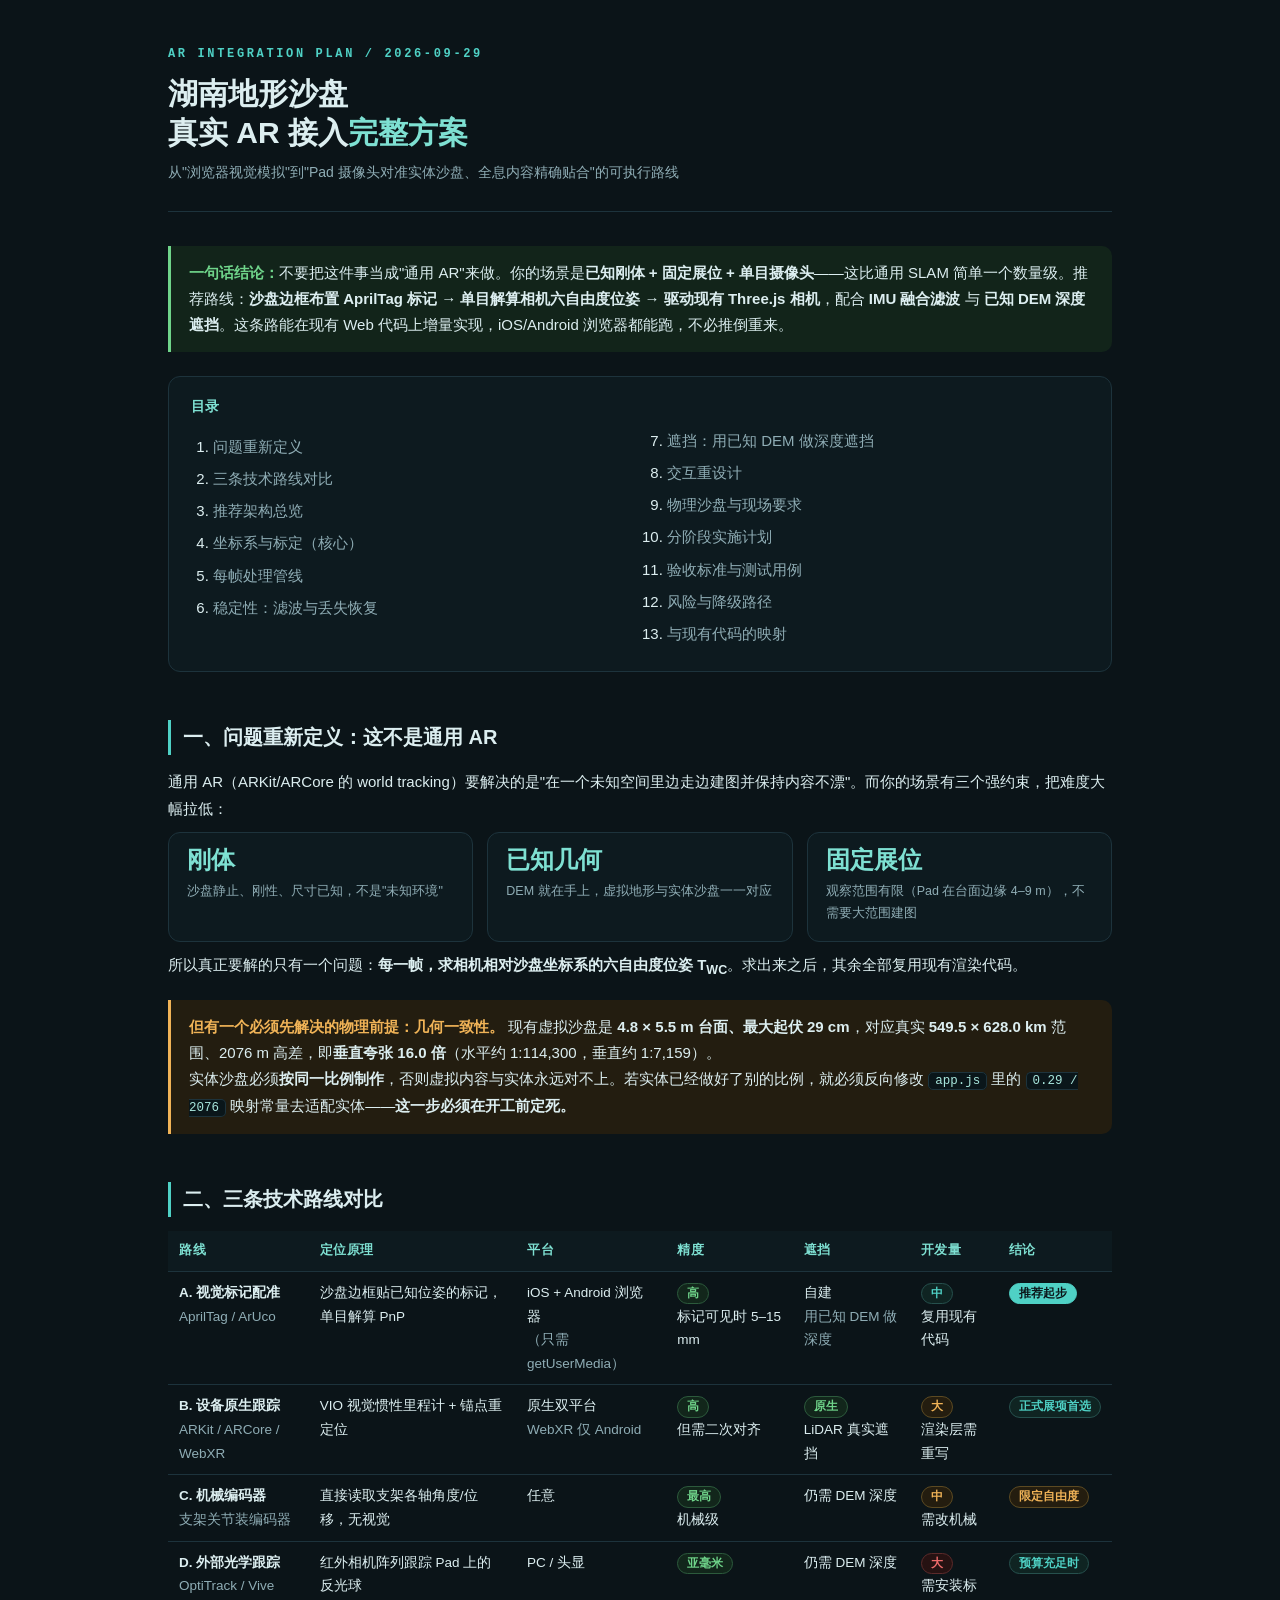
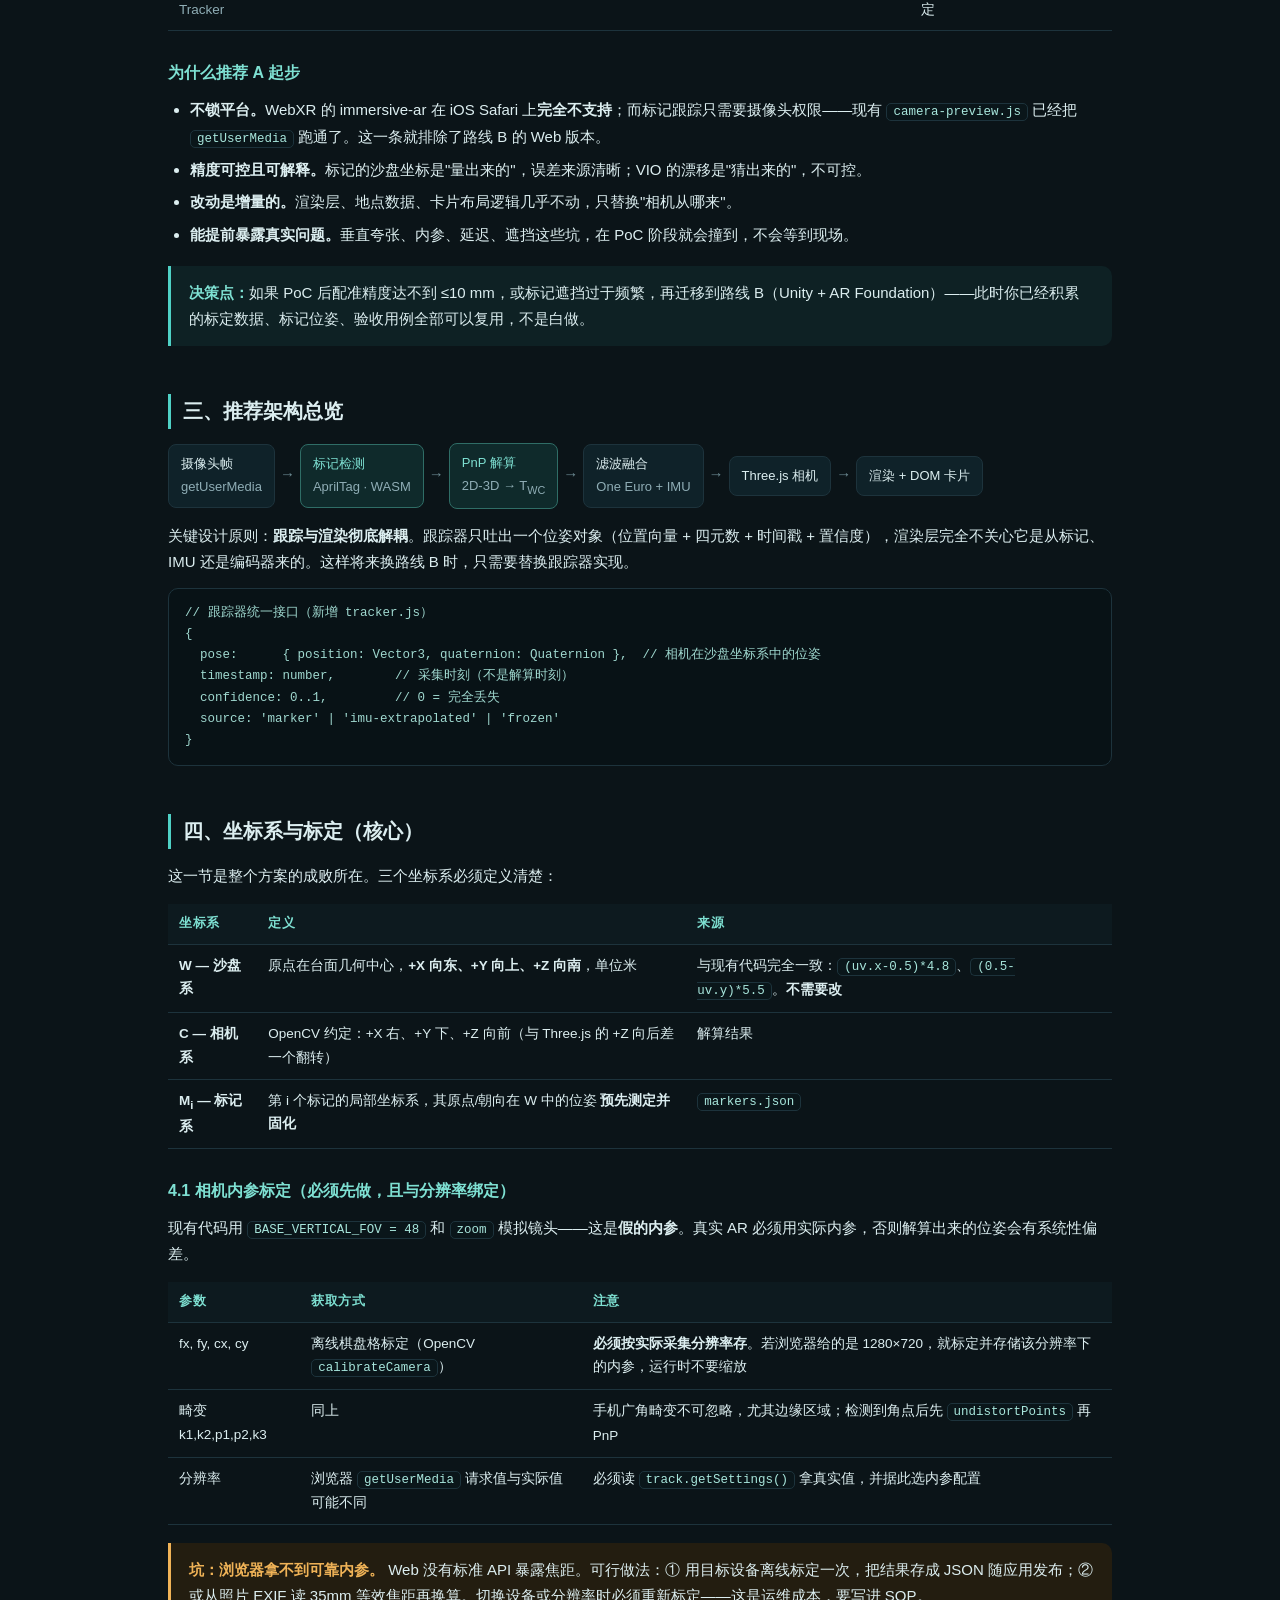
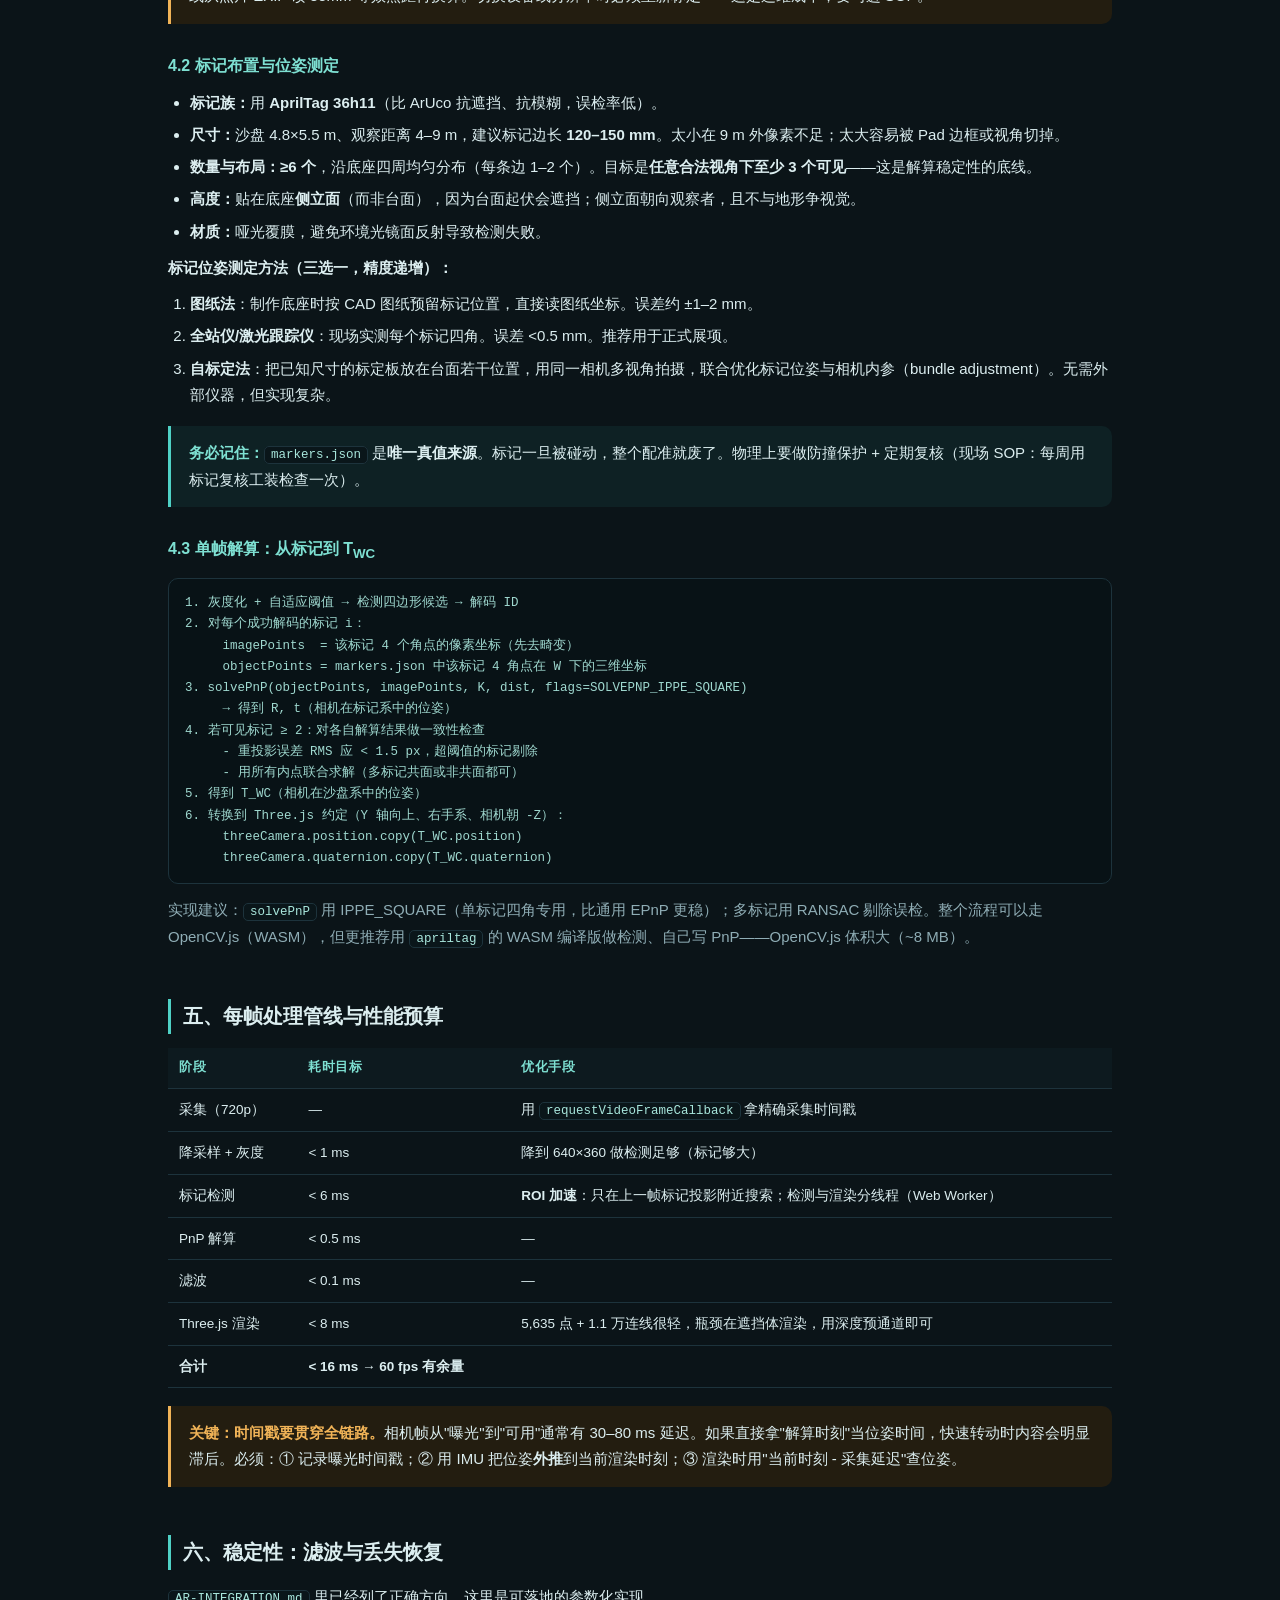
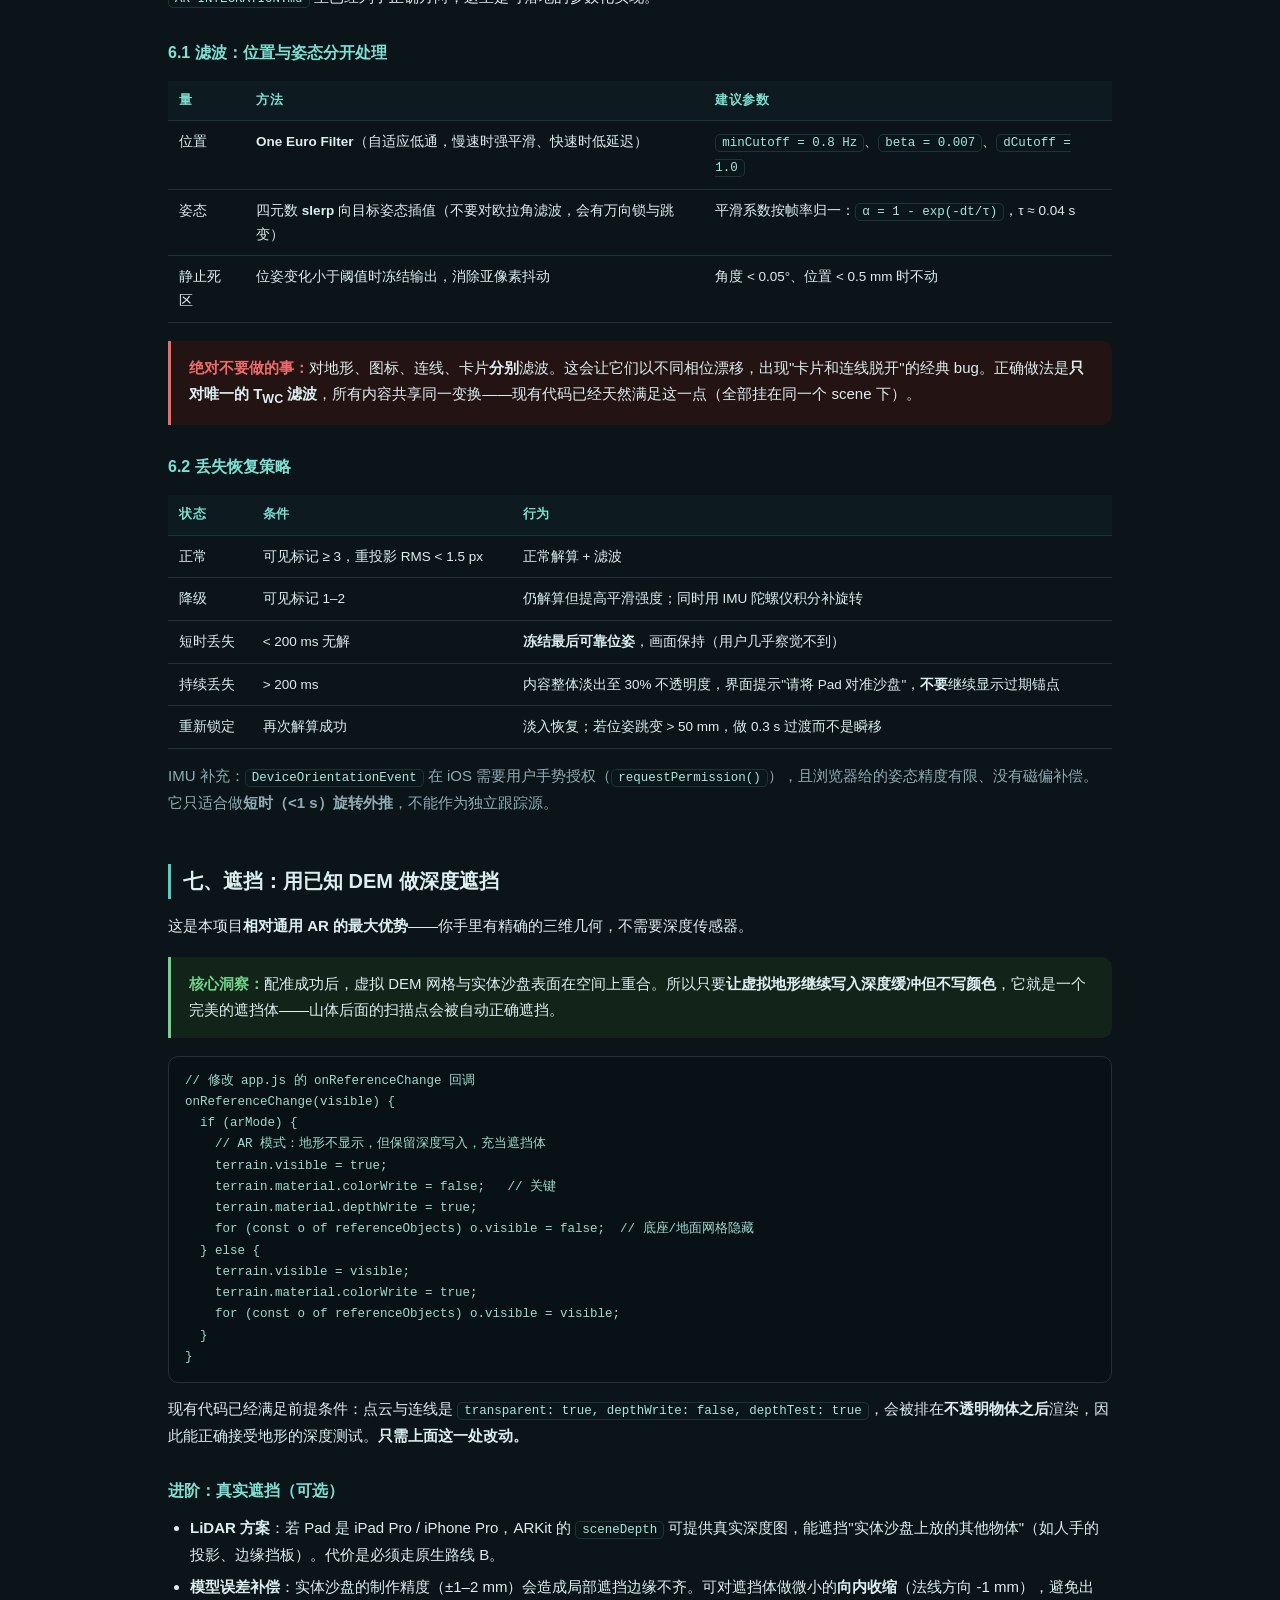
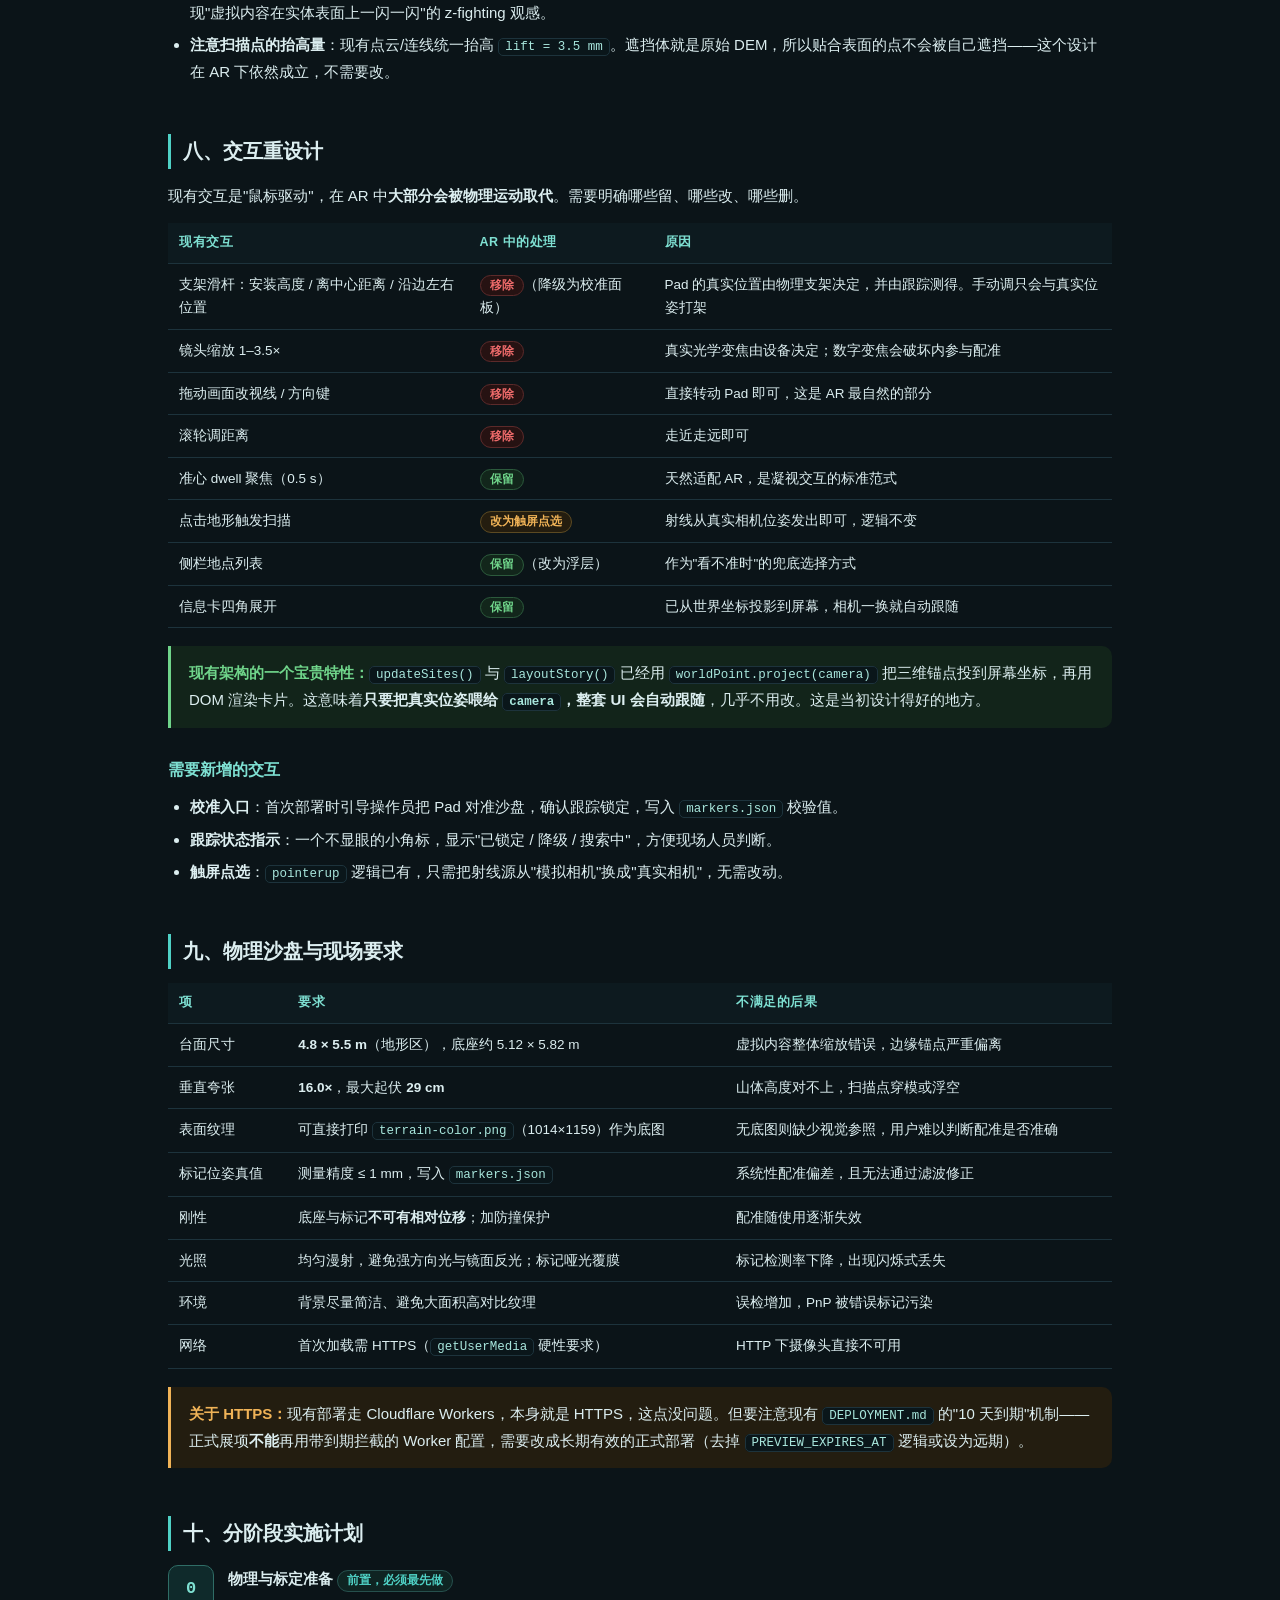
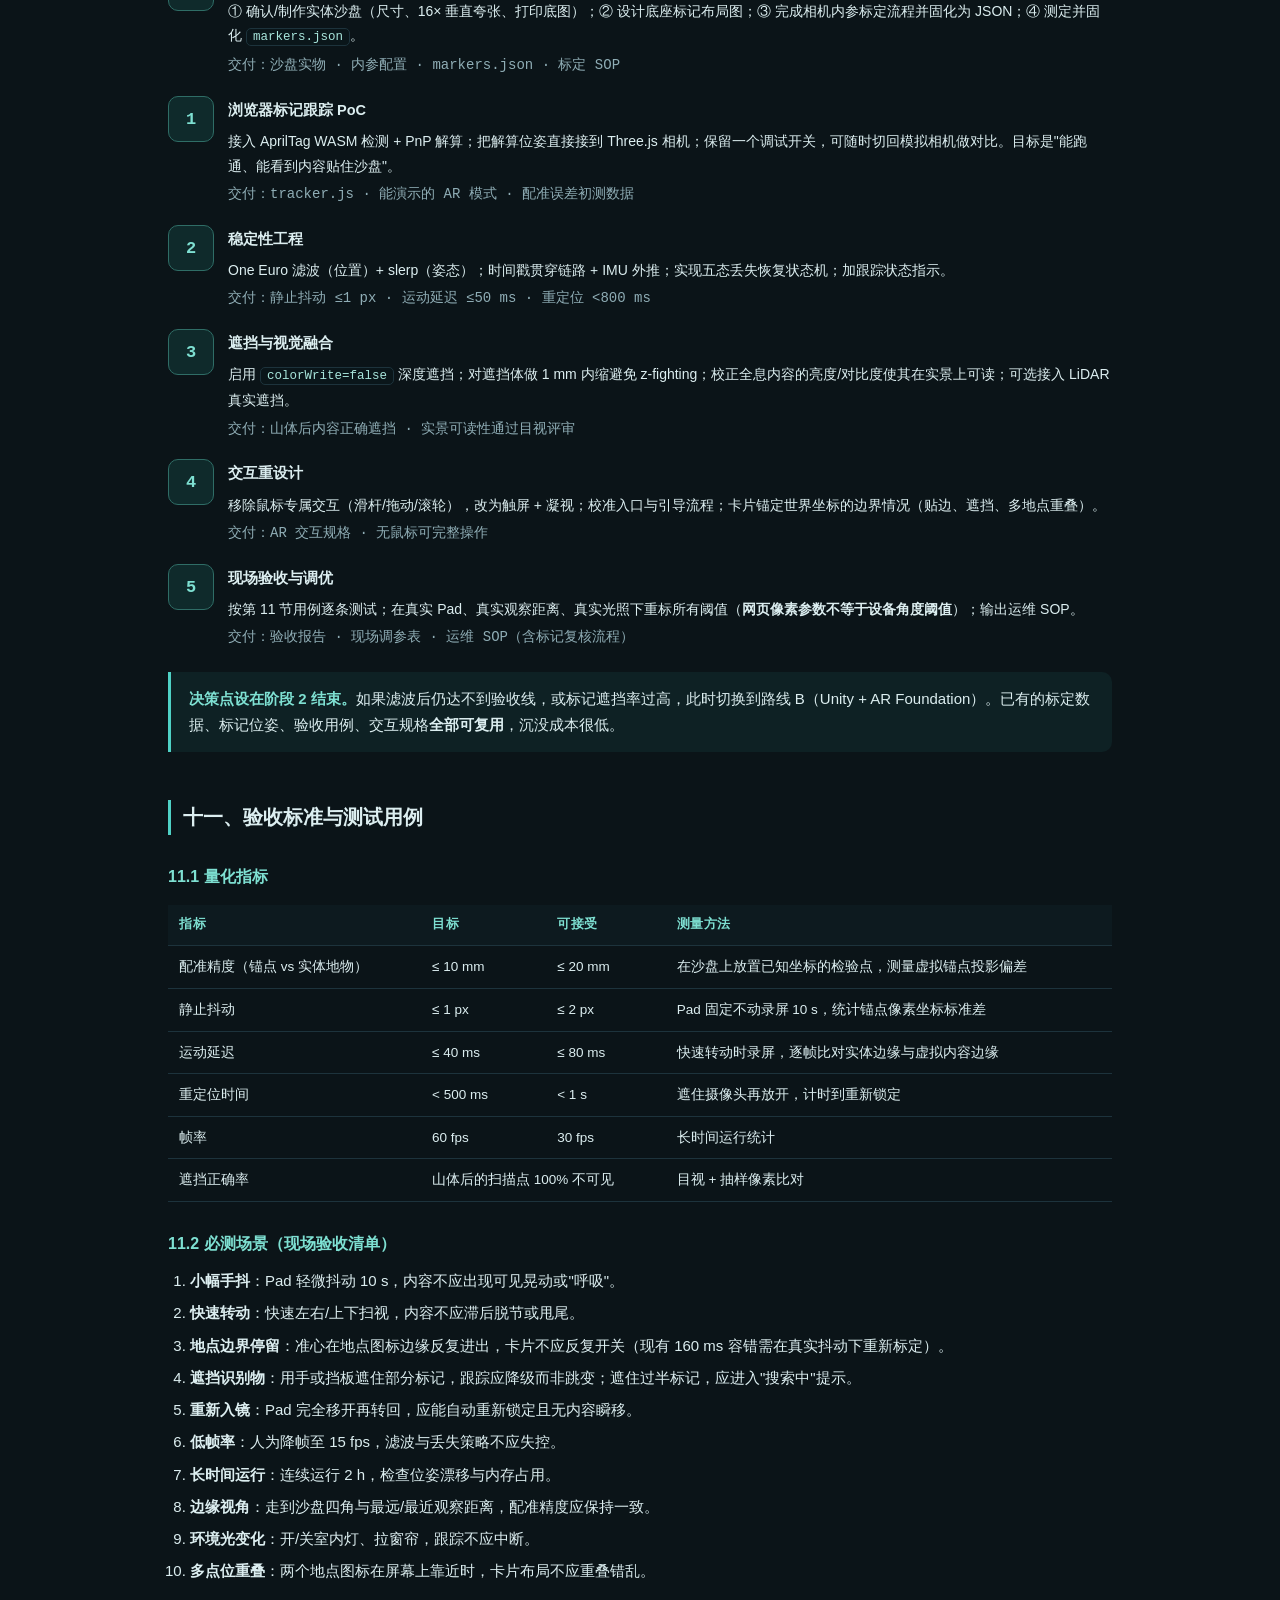
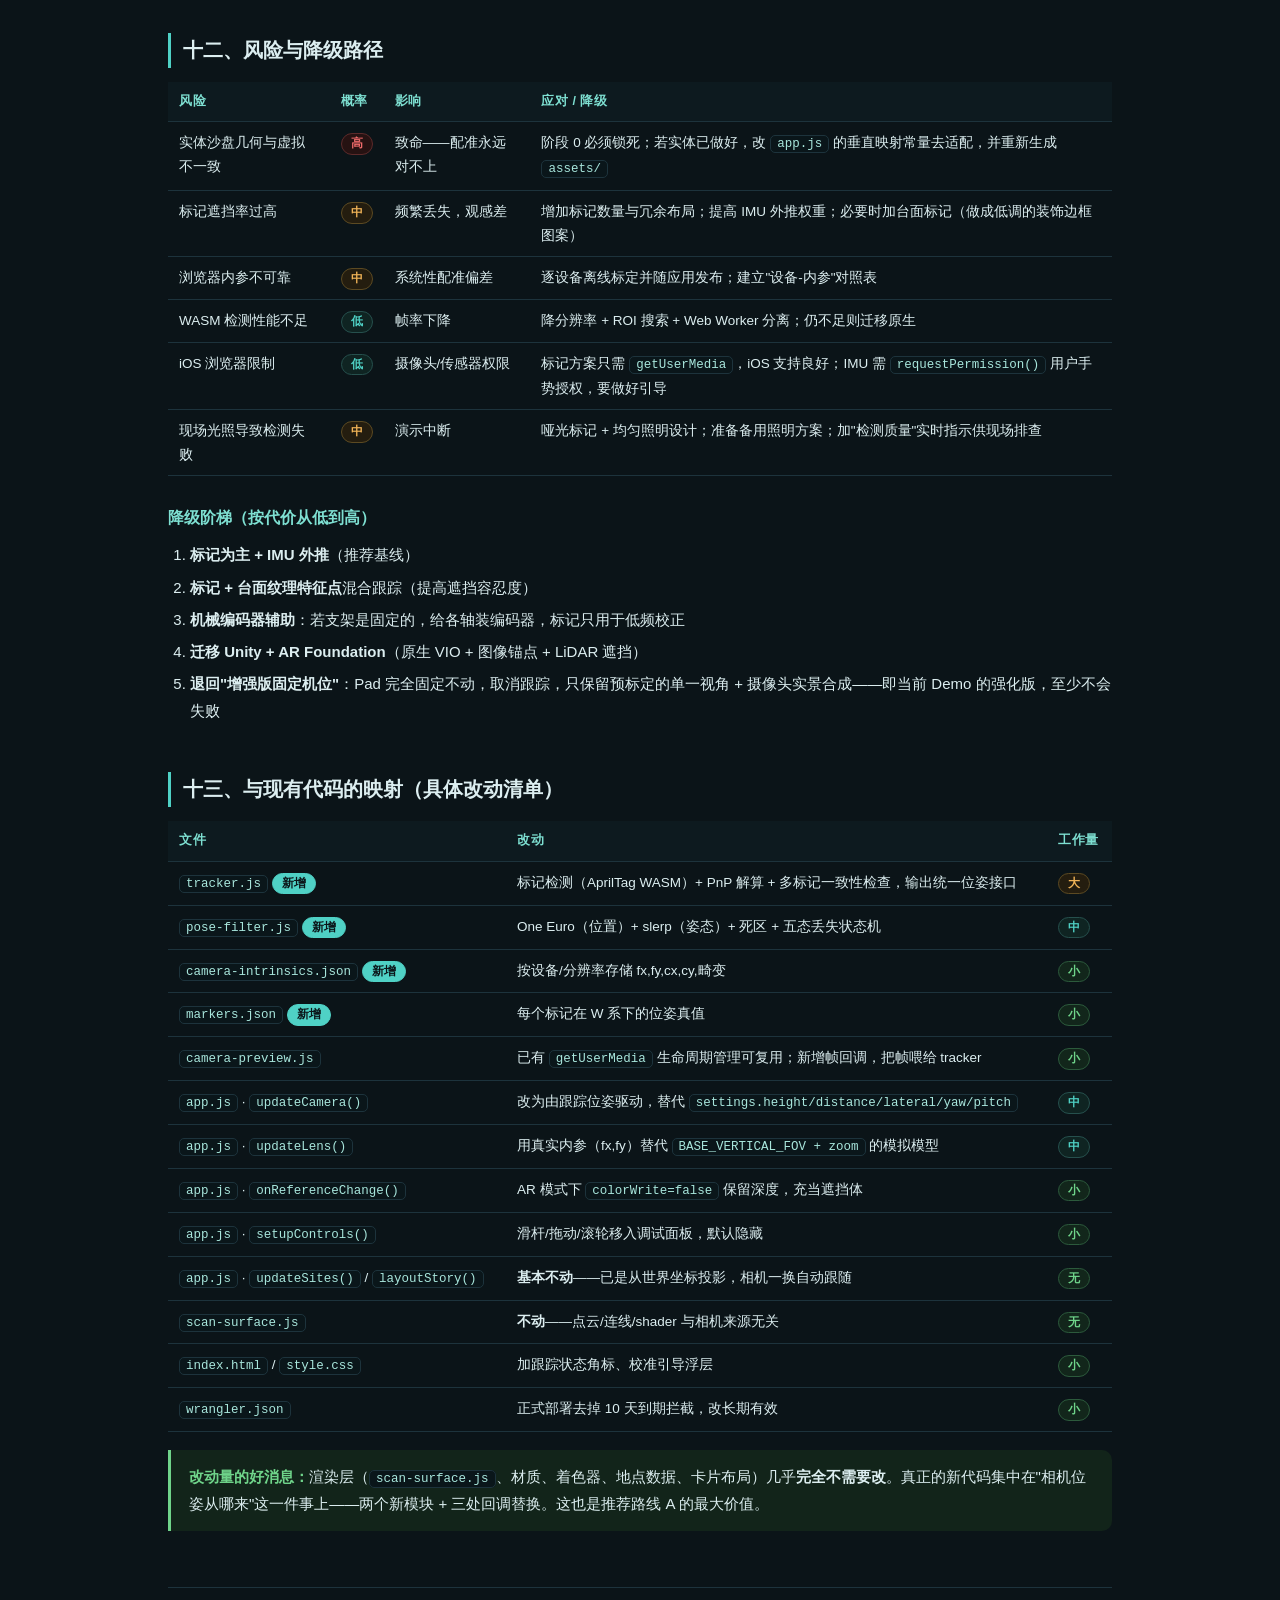
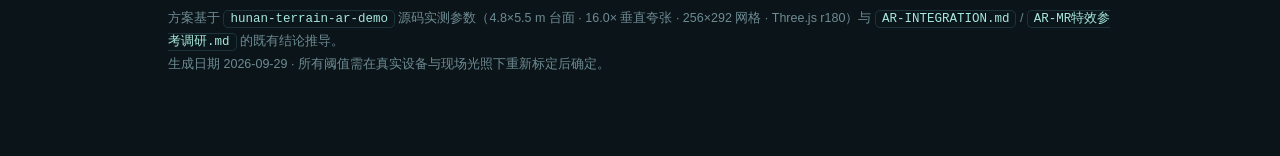
<file: 真实AR接入完整方案.html>
<!doctype html>
<html lang="zh-CN">
<head>
<meta charset="utf-8">
<meta name="viewport" content="width=device-width,initial-scale=1">
<title>真实 AR 接入完整方案 · 湖南地形沙盘</title>
<style>
  :root{
    --bg:#0b1418; --panel:#101e24; --panel2:#0d1a1f; --line:#1d333c;
    --ink:#dceef0; --dim:#8fadb5; --dim2:#6d8b93;
    --accent:#4fd1c5; --accent2:#7ee0d2; --warn:#f0b357; --bad:#ef6b6b; --good:#6fd48a;
    --mono:ui-monospace,"SFMono-Regular",Consolas,"Liberation Mono",monospace;
  }
  *{box-sizing:border-box}
  body{margin:0;background:var(--bg);color:var(--ink);
    font:15px/1.75 -apple-system,BlinkMacSystemFont,"Segoe UI","PingFang SC","Microsoft YaHei",sans-serif;}
  .wrap{max-width:1000px;margin:0 auto;padding:48px 28px 80px}
  header.top{border-bottom:1px solid var(--line);padding-bottom:26px;margin-bottom:34px}
  .kicker{font:600 12px/1 var(--mono);letter-spacing:.22em;color:var(--accent);text-transform:uppercase}
  h1{font-size:30px;line-height:1.3;margin:14px 0 8px;font-weight:700}
  h1 em{font-style:normal;color:var(--accent2)}
  .sub{color:var(--dim);font-size:14px;margin:0}
  h2{font-size:20px;margin:48px 0 14px;padding-left:12px;border-left:3px solid var(--accent);font-weight:700}
  h3{font-size:16px;margin:28px 0 10px;color:var(--accent2);font-weight:600}
  h4{font-size:14.5px;margin:20px 0 8px;color:var(--ink);font-weight:600}
  p{margin:10px 0}
  ul,ol{margin:10px 0;padding-left:22px}
  li{margin:6px 0}
  code{font-family:var(--mono);font-size:12.5px;background:#0a161a;border:1px solid var(--line);
    border-radius:5px;padding:1px 6px;color:#a8e6dc}
  .grid{display:grid;gap:14px}
  .g2{grid-template-columns:repeat(auto-fit,minmax(300px,1fr))}
  .g3{grid-template-columns:repeat(auto-fit,minmax(200px,1fr))}
  .card{background:var(--panel);border:1px solid var(--line);border-radius:12px;padding:18px 20px}
  .card h3,.card h4{margin-top:0}
  .stat{background:var(--panel2);border:1px solid var(--line);border-radius:12px;padding:16px 18px}
  .stat .v{font:700 24px/1.1 var(--mono);color:var(--accent2)}
  .stat .l{font-size:12.5px;color:var(--dim);margin-top:6px}
  table{width:100%;border-collapse:collapse;margin:14px 0;font-size:13.5px}
  th,td{text-align:left;padding:9px 11px;border-bottom:1px solid var(--line);vertical-align:top}
  th{color:var(--accent2);font-weight:600;background:#0d1a1f;font-size:12.5px;letter-spacing:.04em}
  tr:hover td{background:#0e1c22}
  .badge{display:inline-block;font:600 11.5px/1 var(--mono);padding:4px 9px;border-radius:999px;border:1px solid;white-space:nowrap}
  .b-ok{color:var(--good);border-color:#2c5a3c;background:#12261b}
  .b-warn{color:var(--warn);border-color:#5c4a22;background:#241d0f}
  .b-bad{color:var(--bad);border-color:#5c2a2a;background:#261212}
  .b-info{color:var(--accent);border-color:#26504d;background:#0f2422}
  .b-rec{color:#0b1418;border-color:var(--accent);background:var(--accent)}
  .callout{border-left:3px solid var(--accent);background:#0e2124;border-radius:0 10px 10px 0;padding:14px 18px;margin:18px 0}
  .callout.warn{border-left-color:var(--warn);background:#231d10}
  .callout.bad{border-left-color:var(--bad);background:#241313}
  .callout.good{border-left-color:var(--good);background:#12241a}
  .callout strong{color:var(--accent2)}
  .callout.warn strong{color:var(--warn)}
  .callout.bad strong{color:var(--bad)}
  .callout.good strong{color:var(--good)}
  pre{background:#081216;border:1px solid var(--line);border-radius:10px;padding:14px 16px;overflow-x:auto;
    font:12.5px/1.7 var(--mono);color:#9fd8cf}
  .flow{display:flex;flex-wrap:wrap;align-items:center;gap:8px;margin:14px 0}
  .node{background:#0f2229;border:1px solid var(--line);border-radius:8px;padding:8px 12px;font-size:13px}
  .node.hi{border-color:#2f6d66;background:#0f2a2b;color:var(--accent2)}
  .arrow{color:var(--dim2);font-family:var(--mono)}
  .muted{color:var(--dim)}
  footer{margin-top:56px;padding-top:20px;border-top:1px solid var(--line);color:var(--dim2);font-size:12.5px}
  .toc{background:var(--panel2);border:1px solid var(--line);border-radius:12px;padding:16px 22px;margin:24px 0}
  .toc ol{margin:8px 0;columns:2;column-gap:32px}
  .toc a{color:var(--dim);text-decoration:none}
  .toc a:hover{color:var(--accent)}
  .phase{display:flex;gap:14px;margin:14px 0;align-items:flex-start}
  .phase .n{flex:0 0 46px;height:46px;border-radius:10px;background:#0f2a2b;border:1px solid #2f6d66;
    color:var(--accent2);font:700 17px/46px var(--mono);text-align:center}
  .phase .b{flex:1}
  .phase .b h4{margin:2px 0 6px}
  .phase .b p{margin:4px 0;font-size:14px}
  .deliver{font-size:12.5px;color:var(--dim);font-family:var(--mono)}
</style>
</head>
<body>
<div class="wrap">

<header class="top">
  <div class="kicker">AR Integration Plan / 2026-09-29</div>
  <h1>湖南地形沙盘<br>真实 AR 接入<em>完整方案</em></h1>
  <p class="sub">从"浏览器视觉模拟"到"Pad 摄像头对准实体沙盘、全息内容精确贴合"的可执行路线</p>
</header>

<div class="callout good">
  <strong>一句话结论：</strong>不要把这件事当成"通用 AR"来做。你的场景是<b>已知刚体 + 固定展位 + 单目摄像头</b>——这比通用 SLAM 简单一个数量级。推荐路线：<b>沙盘边框布置 AprilTag 标记 → 单目解算相机六自由度位姿 → 驱动现有 Three.js 相机</b>，配合 <b>IMU 融合滤波</b> 与 <b>已知 DEM 深度遮挡</b>。这条路能在现有 Web 代码上增量实现，iOS/Android 浏览器都能跑，不必推倒重来。
</div>

<div class="toc">
  <strong style="color:var(--accent2);font-size:14px">目录</strong>
  <ol>
    <li><a href="#s1">问题重新定义</a></li>
    <li><a href="#s2">三条技术路线对比</a></li>
    <li><a href="#s3">推荐架构总览</a></li>
    <li><a href="#s4">坐标系与标定（核心）</a></li>
    <li><a href="#s5">每帧处理管线</a></li>
    <li><a href="#s6">稳定性：滤波与丢失恢复</a></li>
    <li><a href="#s7">遮挡：用已知 DEM 做深度遮挡</a></li>
    <li><a href="#s8">交互重设计</a></li>
    <li><a href="#s9">物理沙盘与现场要求</a></li>
    <li><a href="#s10">分阶段实施计划</a></li>
    <li><a href="#s11">验收标准与测试用例</a></li>
    <li><a href="#s12">风险与降级路径</a></li>
    <li><a href="#s13">与现有代码的映射</a></li>
  </ol>
</div>

<h2 id="s1">一、问题重新定义：这不是通用 AR</h2>

<p>通用 AR（ARKit/ARCore 的 world tracking）要解决的是"在一个未知空间里边走边建图并保持内容不漂"。而你的场景有三个强约束，把难度大幅拉低：</p>

<div class="grid g3">
  <div class="stat"><div class="v">刚体</div><div class="l">沙盘静止、刚性、尺寸已知，不是"未知环境"</div></div>
  <div class="stat"><div class="v">已知几何</div><div class="l">DEM 就在手上，虚拟地形与实体沙盘一一对应</div></div>
  <div class="stat"><div class="v">固定展位</div><div class="l">观察范围有限（Pad 在台面边缘 4–9 m），不需要大范围建图</div></div>
</div>

<p>所以真正要解的只有一个问题：<b>每一帧，求相机相对沙盘坐标系的六自由度位姿 T<sub>WC</sub></b>。求出来之后，其余全部复用现有渲染代码。</p>

<div class="callout warn">
  <strong>但有一个必须先解决的物理前提：几何一致性。</strong>
  现有虚拟沙盘是 <b>4.8 × 5.5 m 台面、最大起伏 29 cm</b>，对应真实 <b>549.5 × 628.0 km</b> 范围、2076 m 高差，即<b>垂直夸张 16.0 倍</b>（水平约 1:114,300，垂直约 1:7,159）。<br>
  实体沙盘必须<b>按同一比例制作</b>，否则虚拟内容与实体永远对不上。若实体已经做好了别的比例，就必须反向修改 <code>app.js</code> 里的 <code>0.29 / 2076</code> 映射常量去适配实体——<b>这一步必须在开工前定死。</b>
</div>

<h2 id="s2">二、三条技术路线对比</h2>

<table>
  <tr>
    <th>路线</th><th>定位原理</th><th>平台</th><th>精度</th><th>遮挡</th><th>开发量</th><th>结论</th>
  </tr>
  <tr>
    <td><b>A. 视觉标记配准</b><br><span class="muted">AprilTag / ArUco</span></td>
    <td>沙盘边框贴已知位姿的标记，单目解算 PnP</td>
    <td>iOS + Android 浏览器<br><span class="muted">（只需 getUserMedia）</span></td>
    <td><span class="badge b-ok">高</span><br>标记可见时 5–15 mm</td>
    <td>自建<br><span class="muted">用已知 DEM 做深度</span></td>
    <td><span class="badge b-info">中</span><br>复用现有代码</td>
    <td><span class="badge b-rec">推荐起步</span></td>
  </tr>
  <tr>
    <td><b>B. 设备原生跟踪</b><br><span class="muted">ARKit / ARCore / WebXR</span></td>
    <td>VIO 视觉惯性里程计 + 锚点重定位</td>
    <td>原生双平台<br><span class="muted">WebXR 仅 Android</span></td>
    <td><span class="badge b-ok">高</span><br>但需二次对齐</td>
    <td><span class="badge b-ok">原生</span><br>LiDAR 真实遮挡</td>
    <td><span class="badge b-warn">大</span><br>渲染层需重写</td>
    <td><span class="badge b-info">正式展项首选</span></td>
  </tr>
  <tr>
    <td><b>C. 机械编码器</b><br><span class="muted">支架关节装编码器</span></td>
    <td>直接读取支架各轴角度/位移，无视觉</td>
    <td>任意</td>
    <td><span class="badge b-ok">最高</span><br>机械级</td>
    <td>仍需 DEM 深度</td>
    <td><span class="badge b-warn">中</span><br>需改机械</td>
    <td><span class="badge b-warn">限定自由度</span></td>
  </tr>
  <tr>
    <td><b>D. 外部光学跟踪</b><br><span class="muted">OptiTrack / Vive Tracker</span></td>
    <td>红外相机阵列跟踪 Pad 上的反光球</td>
    <td>PC / 头显</td>
    <td><span class="badge b-ok">亚毫米</span></td>
    <td>仍需 DEM 深度</td>
    <td><span class="badge b-bad">大</span><br>需安装标定</td>
    <td><span class="badge b-info">预算充足时</span></td>
  </tr>
</table>

<h3>为什么推荐 A 起步</h3>
<ul>
  <li><b>不锁平台。</b>WebXR 的 immersive-ar 在 iOS Safari 上<b>完全不支持</b>；而标记跟踪只需要摄像头权限——现有 <code>camera-preview.js</code> 已经把 <code>getUserMedia</code> 跑通了。这一条就排除了路线 B 的 Web 版本。</li>
  <li><b>精度可控且可解释。</b>标记的沙盘坐标是"量出来的"，误差来源清晰；VIO 的漂移是"猜出来的"，不可控。</li>
  <li><b>改动是增量的。</b>渲染层、地点数据、卡片布局逻辑几乎不动，只替换"相机从哪来"。</li>
  <li><b>能提前暴露真实问题。</b>垂直夸张、内参、延迟、遮挡这些坑，在 PoC 阶段就会撞到，不会等到现场。</li>
</ul>

<div class="callout">
  <strong>决策点：</strong>如果 PoC 后配准精度达不到 ≤10 mm，或标记遮挡过于频繁，再迁移到路线 B（Unity + AR Foundation）——此时你已经积累的标定数据、标记位姿、验收用例全部可以复用，不是白做。
</div>

<h2 id="s3">三、推荐架构总览</h2>

<div class="flow">
  <span class="node">摄像头帧<br><span class="muted">getUserMedia</span></span><span class="arrow">→</span>
  <span class="node hi">标记检测<br><span class="muted">AprilTag · WASM</span></span><span class="arrow">→</span>
  <span class="node hi">PnP 解算<br><span class="muted">2D-3D → T<sub>WC</sub></span></span><span class="arrow">→</span>
  <span class="node">滤波融合<br><span class="muted">One Euro + IMU</span></span><span class="arrow">→</span>
  <span class="node">Three.js 相机</span><span class="arrow">→</span>
  <span class="node">渲染 + DOM 卡片</span>
</div>

<p>关键设计原则：<b>跟踪与渲染彻底解耦</b>。跟踪器只吐出一个位姿对象（位置向量 + 四元数 + 时间戳 + 置信度），渲染层完全不关心它是从标记、IMU 还是编码器来的。这样将来换路线 B 时，只需要替换跟踪器实现。</p>

<pre>// 跟踪器统一接口（新增 tracker.js）
{
  pose:      { position: Vector3, quaternion: Quaternion },  // 相机在沙盘坐标系中的位姿
  timestamp: number,        // 采集时刻（不是解算时刻）
  confidence: 0..1,         // 0 = 完全丢失
  source: 'marker' | 'imu-extrapolated' | 'frozen'
}</pre>

<h2 id="s4">四、坐标系与标定（核心）</h2>

<p>这一节是整个方案的成败所在。三个坐标系必须定义清楚：</p>

<table>
  <tr><th>坐标系</th><th>定义</th><th>来源</th></tr>
  <tr>
    <td><b>W — 沙盘系</b></td>
    <td>原点在台面几何中心，<b>+X 向东、+Y 向上、+Z 向南</b>，单位米</td>
    <td>与现有代码完全一致：<code>(uv.x-0.5)*4.8</code>、<code>(0.5-uv.y)*5.5</code>。<b>不需要改</b></td>
  </tr>
  <tr>
    <td><b>C — 相机系</b></td>
    <td>OpenCV 约定：+X 右、+Y 下、+Z 向前（与 Three.js 的 +Z 向后差一个翻转）</td>
    <td>解算结果</td>
  </tr>
  <tr>
    <td><b>M<sub>i</sub> — 标记系</b></td>
    <td>第 i 个标记的局部坐标系，其原点/朝向在 W 中的位姿 <b>预先测定并固化</b></td>
    <td><code>markers.json</code></td>
  </tr>
</table>

<h3>4.1 相机内参标定（必须先做，且与分辨率绑定）</h3>

<p>现有代码用 <code>BASE_VERTICAL_FOV = 48</code> 和 <code>zoom</code> 模拟镜头——这是<b>假的内参</b>。真实 AR 必须用实际内参，否则解算出来的位姿会有系统性偏差。</p>

<table>
  <tr><th>参数</th><th>获取方式</th><th>注意</th></tr>
  <tr><td>fx, fy, cx, cy</td><td>离线棋盘格标定（OpenCV <code>calibrateCamera</code>）</td><td><b>必须按实际采集分辨率存</b>。若浏览器给的是 1280×720，就标定并存储该分辨率下的内参，运行时不要缩放</td></tr>
  <tr><td>畸变 k1,k2,p1,p2,k3</td><td>同上</td><td>手机广角畸变不可忽略，尤其边缘区域；检测到角点后先 <code>undistortPoints</code> 再 PnP</td></tr>
  <tr><td>分辨率</td><td>浏览器 <code>getUserMedia</code> 请求值与实际值可能不同</td><td>必须读 <code>track.getSettings()</code> 拿真实值，并据此选内参配置</td></tr>
</table>

<div class="callout warn">
  <strong>坑：浏览器拿不到可靠内参。</strong> Web 没有标准 API 暴露焦距。可行做法：① 用目标设备离线标定一次，把结果存成 JSON 随应用发布；② 或从照片 EXIF 读 35mm 等效焦距再换算。切换设备或分辨率时必须重新标定——这是运维成本，要写进 SOP。
</div>

<h3>4.2 标记布置与位姿测定</h3>

<ul>
  <li><b>标记族：</b>用 <b>AprilTag 36h11</b>（比 ArUco 抗遮挡、抗模糊，误检率低）。</li>
  <li><b>尺寸：</b>沙盘 4.8×5.5 m、观察距离 4–9 m，建议标记边长 <b>120–150 mm</b>。太小在 9 m 外像素不足；太大容易被 Pad 边框或视角切掉。</li>
  <li><b>数量与布局：</b><b>≥6 个</b>，沿底座四周均匀分布（每条边 1–2 个）。目标是<b>任意合法视角下至少 3 个可见</b>——这是解算稳定性的底线。</li>
  <li><b>高度：</b>贴在底座<b>侧立面</b>（而非台面），因为台面起伏会遮挡；侧立面朝向观察者，且不与地形争视觉。</li>
  <li><b>材质：</b>哑光覆膜，避免环境光镜面反射导致检测失败。</li>
</ul>

<p><b>标记位姿测定方法（三选一，精度递增）：</b></p>
<ol>
  <li><b>图纸法</b>：制作底座时按 CAD 图纸预留标记位置，直接读图纸坐标。误差约 ±1–2 mm。</li>
  <li><b>全站仪/激光跟踪仪</b>：现场实测每个标记四角。误差 &lt;0.5 mm。推荐用于正式展项。</li>
  <li><b>自标定法</b>：把已知尺寸的标定板放在台面若干位置，用同一相机多视角拍摄，联合优化标记位姿与相机内参（bundle adjustment）。无需外部仪器，但实现复杂。</li>
</ol>

<div class="callout">
  <strong>务必记住：</strong><code>markers.json</code> 是<b>唯一真值来源</b>。标记一旦被碰动，整个配准就废了。物理上要做防撞保护 + 定期复核（现场 SOP：每周用标记复核工装检查一次）。
</div>

<h3>4.3 单帧解算：从标记到 T<sub>WC</sub></h3>

<pre>1. 灰度化 + 自适应阈值 → 检测四边形候选 → 解码 ID
2. 对每个成功解码的标记 i：
     imagePoints  = 该标记 4 个角点的像素坐标（先去畸变）
     objectPoints = markers.json 中该标记 4 角点在 W 下的三维坐标
3. solvePnP(objectPoints, imagePoints, K, dist, flags=SOLVEPNP_IPPE_SQUARE)
     → 得到 R, t（相机在标记系中的位姿）
4. 若可见标记 ≥ 2：对各自解算结果做一致性检查
     - 重投影误差 RMS 应 < 1.5 px，超阈值的标记剔除
     - 用所有内点联合求解（多标记共面或非共面都可）
5. 得到 T_WC（相机在沙盘系中的位姿）
6. 转换到 Three.js 约定（Y 轴向上、右手系、相机朝 -Z）：
     threeCamera.position.copy(T_WC.position)
     threeCamera.quaternion.copy(T_WC.quaternion)</pre>

<p class="muted">实现建议：<code>solvePnP</code> 用 IPPE_SQUARE（单标记四角专用，比通用 EPnP 更稳）；多标记用 RANSAC 剔除误检。整个流程可以走 OpenCV.js（WASM），但更推荐用 <code>apriltag</code> 的 WASM 编译版做检测、自己写 PnP——OpenCV.js 体积大（~8 MB）。</p>

<h2 id="s5">五、每帧处理管线与性能预算</h2>

<table>
  <tr><th>阶段</th><th>耗时目标</th><th>优化手段</th></tr>
  <tr><td>采集（720p）</td><td>—</td><td>用 <code>requestVideoFrameCallback</code> 拿精确采集时间戳</td></tr>
  <tr><td>降采样 + 灰度</td><td>&lt; 1 ms</td><td>降到 640×360 做检测足够（标记够大）</td></tr>
  <tr><td>标记检测</td><td>&lt; 6 ms</td><td><b>ROI 加速</b>：只在上一帧标记投影附近搜索；检测与渲染分线程（Web Worker）</td></tr>
  <tr><td>PnP 解算</td><td>&lt; 0.5 ms</td><td>—</td></tr>
  <tr><td>滤波</td><td>&lt; 0.1 ms</td><td>—</td></tr>
  <tr><td>Three.js 渲染</td><td>&lt; 8 ms</td><td>5,635 点 + 1.1 万连线很轻，瓶颈在遮挡体渲染，用深度预通道即可</td></tr>
  <tr><td><b>合计</b></td><td><b>&lt; 16 ms → 60 fps 有余量</b></td><td></td></tr>
</table>

<div class="callout warn">
  <strong>关键：时间戳要贯穿全链路。</strong>相机帧从"曝光"到"可用"通常有 30–80 ms 延迟。如果直接拿"解算时刻"当位姿时间，快速转动时内容会明显滞后。必须：① 记录曝光时间戳；② 用 IMU 把位姿<b>外推</b>到当前渲染时刻；③ 渲染时用"当前时刻 - 采集延迟"查位姿。
</div>

<h2 id="s6">六、稳定性：滤波与丢失恢复</h2>

<p><code>AR-INTEGRATION.md</code> 里已经列了正确方向，这里是可落地的参数化实现。</p>

<h3>6.1 滤波：位置与姿态分开处理</h3>
<table>
  <tr><th>量</th><th>方法</th><th>建议参数</th></tr>
  <tr><td>位置</td><td><b>One Euro Filter</b>（自适应低通，慢速时强平滑、快速时低延迟）</td><td><code>minCutoff = 0.8 Hz</code>、<code>beta = 0.007</code>、<code>dCutoff = 1.0</code></td></tr>
  <tr><td>姿态</td><td>四元数 <b>slerp</b> 向目标姿态插值（不要对欧拉角滤波，会有万向锁与跳变）</td><td>平滑系数按帧率归一：<code>α = 1 - exp(-dt/τ)</code>，τ ≈ 0.04 s</td></tr>
  <tr><td>静止死区</td><td>位姿变化小于阈值时冻结输出，消除亚像素抖动</td><td>角度 &lt; 0.05°、位置 &lt; 0.5 mm 时不动</td></tr>
</table>

<div class="callout bad">
  <strong>绝对不要做的事：</strong>对地形、图标、连线、卡片<b>分别</b>滤波。这会让它们以不同相位漂移，出现"卡片和连线脱开"的经典 bug。正确做法是<b>只对唯一的 T<sub>WC</sub> 滤波</b>，所有内容共享同一变换——现有代码已经天然满足这一点（全部挂在同一个 scene 下）。
</div>

<h3>6.2 丢失恢复策略</h3>
<table>
  <tr><th>状态</th><th>条件</th><th>行为</th></tr>
  <tr><td>正常</td><td>可见标记 ≥ 3，重投影 RMS &lt; 1.5 px</td><td>正常解算 + 滤波</td></tr>
  <tr><td>降级</td><td>可见标记 1–2</td><td>仍解算但提高平滑强度；同时用 IMU 陀螺仪积分补旋转</td></tr>
  <tr><td>短时丢失</td><td>&lt; 200 ms 无解</td><td><b>冻结最后可靠位姿</b>，画面保持（用户几乎察觉不到）</td></tr>
  <tr><td>持续丢失</td><td>&gt; 200 ms</td><td>内容整体淡出至 30% 不透明度，界面提示"请将 Pad 对准沙盘"，<b>不要</b>继续显示过期锚点</td></tr>
  <tr><td>重新锁定</td><td>再次解算成功</td><td>淡入恢复；若位姿跳变 &gt; 50 mm，做 0.3 s 过渡而不是瞬移</td></tr>
</table>

<p class="muted">IMU 补充：<code>DeviceOrientationEvent</code> 在 iOS 需要用户手势授权（<code>requestPermission()</code>），且浏览器给的姿态精度有限、没有磁偏补偿。它只适合做<b>短时（&lt;1 s）旋转外推</b>，不能作为独立跟踪源。</p>

<h2 id="s7">七、遮挡：用已知 DEM 做深度遮挡</h2>

<p>这是本项目<b>相对通用 AR 的最大优势</b>——你手里有精确的三维几何，不需要深度传感器。</p>

<div class="callout good">
  <strong>核心洞察：</strong>配准成功后，虚拟 DEM 网格与实体沙盘表面在空间上重合。所以只要<b>让虚拟地形继续写入深度缓冲但不写颜色</b>，它就是一个完美的遮挡体——山体后面的扫描点会被自动正确遮挡。
</div>

<pre>// 修改 app.js 的 onReferenceChange 回调
onReferenceChange(visible) {
  if (arMode) {
    // AR 模式：地形不显示，但保留深度写入，充当遮挡体
    terrain.visible = true;
    terrain.material.colorWrite = false;   // 关键
    terrain.material.depthWrite = true;
    for (const o of referenceObjects) o.visible = false;  // 底座/地面网格隐藏
  } else {
    terrain.visible = visible;
    terrain.material.colorWrite = true;
    for (const o of referenceObjects) o.visible = visible;
  }
}</pre>

<p>现有代码已经满足前提条件：点云与连线是 <code>transparent: true, depthWrite: false, depthTest: true</code>，会被排在<b>不透明物体之后</b>渲染，因此能正确接受地形的深度测试。<b>只需上面这一处改动。</b></p>

<h3>进阶：真实遮挡（可选）</h3>
<ul>
  <li><b>LiDAR 方案</b>：若 Pad 是 iPad Pro / iPhone Pro，ARKit 的 <code>sceneDepth</code> 可提供真实深度图，能遮挡"实体沙盘上放的其他物体"（如人手的投影、边缘挡板）。代价是必须走原生路线 B。</li>
  <li><b>模型误差补偿</b>：实体沙盘的制作精度（±1–2 mm）会造成局部遮挡边缘不齐。可对遮挡体做微小的<b>向内收缩</b>（法线方向 -1 mm），避免出现"虚拟内容在实体表面上一闪一闪"的 z-fighting 观感。</li>
  <li><b>注意扫描点的抬高量</b>：现有点云/连线统一抬高 <code>lift = 3.5 mm</code>。遮挡体就是原始 DEM，所以贴合表面的点不会被自己遮挡——这个设计在 AR 下依然成立，不需要改。</li>
</ul>

<h2 id="s8">八、交互重设计</h2>

<p>现有交互是"鼠标驱动"，在 AR 中<b>大部分会被物理运动取代</b>。需要明确哪些留、哪些改、哪些删。</p>

<table>
  <tr><th>现有交互</th><th>AR 中的处理</th><th>原因</th></tr>
  <tr><td>支架滑杆：安装高度 / 离中心距离 / 沿边左右位置</td><td><span class="badge b-bad">移除</span>（降级为校准面板）</td><td>Pad 的真实位置由物理支架决定，并由跟踪测得。手动调只会与真实位姿打架</td></tr>
  <tr><td>镜头缩放 1–3.5×</td><td><span class="badge b-bad">移除</span></td><td>真实光学变焦由设备决定；数字变焦会破坏内参与配准</td></tr>
  <tr><td>拖动画面改视线 / 方向键</td><td><span class="badge b-bad">移除</span></td><td>直接转动 Pad 即可，这是 AR 最自然的部分</td></tr>
  <tr><td>滚轮调距离</td><td><span class="badge b-bad">移除</span></td><td>走近走远即可</td></tr>
  <tr><td>准心 dwell 聚焦（0.5 s）</td><td><span class="badge b-ok">保留</span></td><td>天然适配 AR，是凝视交互的标准范式</td></tr>
  <tr><td>点击地形触发扫描</td><td><span class="badge b-warn">改为触屏点选</span></td><td>射线从真实相机位姿发出即可，逻辑不变</td></tr>
  <tr><td>侧栏地点列表</td><td><span class="badge b-ok">保留</span>（改为浮层）</td><td>作为"看不准时"的兜底选择方式</td></tr>
  <tr><td>信息卡四角展开</td><td><span class="badge b-ok">保留</span></td><td>已从世界坐标投影到屏幕，相机一换就自动跟随</td></tr>
</table>

<div class="callout good">
  <strong>现有架构的一个宝贵特性：</strong><code>updateSites()</code> 与 <code>layoutStory()</code> 已经用 <code>worldPoint.project(camera)</code> 把三维锚点投到屏幕坐标，再用 DOM 渲染卡片。这意味着<b>只要把真实位姿喂给 <code>camera</code>，整套 UI 会自动跟随</b>，几乎不用改。这是当初设计得好的地方。
</div>

<h3>需要新增的交互</h3>
<ul>
  <li><b>校准入口</b>：首次部署时引导操作员把 Pad 对准沙盘，确认跟踪锁定，写入 <code>markers.json</code> 校验值。</li>
  <li><b>跟踪状态指示</b>：一个不显眼的小角标，显示"已锁定 / 降级 / 搜索中"，方便现场人员判断。</li>
  <li><b>触屏点选</b>：<code>pointerup</code> 逻辑已有，只需把射线源从"模拟相机"换成"真实相机"，无需改动。</li>
</ul>

<h2 id="s9">九、物理沙盘与现场要求</h2>

<table>
  <tr><th>项</th><th>要求</th><th>不满足的后果</th></tr>
  <tr>
    <td>台面尺寸</td>
    <td><b>4.8 × 5.5 m</b>（地形区），底座约 5.12 × 5.82 m</td>
    <td>虚拟内容整体缩放错误，边缘锚点严重偏离</td>
  </tr>
  <tr>
    <td>垂直夸张</td>
    <td><b>16.0×</b>，最大起伏 <b>29 cm</b></td>
    <td>山体高度对不上，扫描点穿模或浮空</td>
  </tr>
  <tr>
    <td>表面纹理</td>
    <td>可直接打印 <code>terrain-color.png</code>（1014×1159）作为底图</td>
    <td>无底图则缺少视觉参照，用户难以判断配准是否准确</td>
  </tr>
  <tr>
    <td>标记位姿真值</td>
    <td>测量精度 ≤ 1 mm，写入 <code>markers.json</code></td>
    <td>系统性配准偏差，且无法通过滤波修正</td>
  </tr>
  <tr>
    <td>刚性</td>
    <td>底座与标记<b>不可有相对位移</b>；加防撞保护</td>
    <td>配准随使用逐渐失效</td>
  </tr>
  <tr>
    <td>光照</td>
    <td>均匀漫射，避免强方向光与镜面反光；标记哑光覆膜</td>
    <td>标记检测率下降，出现闪烁式丢失</td>
  </tr>
  <tr>
    <td>环境</td>
    <td>背景尽量简洁、避免大面积高对比纹理</td>
    <td>误检增加，PnP 被错误标记污染</td>
  </tr>
  <tr>
    <td>网络</td>
    <td>首次加载需 HTTPS（<code>getUserMedia</code> 硬性要求）</td>
    <td>HTTP 下摄像头直接不可用</td>
  </tr>
</table>

<div class="callout warn">
  <strong>关于 HTTPS：</strong>现有部署走 Cloudflare Workers，本身就是 HTTPS，这点没问题。但要注意现有 <code>DEPLOYMENT.md</code> 的"10 天到期"机制——正式展项<b>不能</b>再用带到期拦截的 Worker 配置，需要改成长期有效的正式部署（去掉 <code>PREVIEW_EXPIRES_AT</code> 逻辑或设为远期）。
</div>

<h2 id="s10">十、分阶段实施计划</h2>

<div class="phase"><div class="n">0</div><div class="b">
  <h4>物理与标定准备 <span class="badge b-info">前置，必须最先做</span></h4>
  <p>① 确认/制作实体沙盘（尺寸、16× 垂直夸张、打印底图）；② 设计底座标记布局图；③ 完成相机内参标定流程并固化为 JSON；④ 测定并固化 <code>markers.json</code>。</p>
  <p class="deliver">交付：沙盘实物 · 内参配置 · markers.json · 标定 SOP</p>
</div></div>

<div class="phase"><div class="n">1</div><div class="b">
  <h4>浏览器标记跟踪 PoC</h4>
  <p>接入 AprilTag WASM 检测 + PnP 解算；把解算位姿直接接到 Three.js 相机；保留一个调试开关，可随时切回模拟相机做对比。目标是"能跑通、能看到内容贴住沙盘"。</p>
  <p class="deliver">交付：tracker.js · 能演示的 AR 模式 · 配准误差初测数据</p>
</div></div>

<div class="phase"><div class="n">2</div><div class="b">
  <h4>稳定性工程</h4>
  <p>One Euro 滤波（位置）+ slerp（姿态）；时间戳贯穿链路 + IMU 外推；实现五态丢失恢复状态机；加跟踪状态指示。</p>
  <p class="deliver">交付：静止抖动 ≤1 px · 运动延迟 ≤50 ms · 重定位 &lt;800 ms</p>
</div></div>

<div class="phase"><div class="n">3</div><div class="b">
  <h4>遮挡与视觉融合</h4>
  <p>启用 <code>colorWrite=false</code> 深度遮挡；对遮挡体做 1 mm 内缩避免 z-fighting；校正全息内容的亮度/对比度使其在实景上可读；可选接入 LiDAR 真实遮挡。</p>
  <p class="deliver">交付：山体后内容正确遮挡 · 实景可读性通过目视评审</p>
</div></div>

<div class="phase"><div class="n">4</div><div class="b">
  <h4>交互重设计</h4>
  <p>移除鼠标专属交互（滑杆/拖动/滚轮），改为触屏 + 凝视；校准入口与引导流程；卡片锚定世界坐标的边界情况（贴边、遮挡、多地点重叠）。</p>
  <p class="deliver">交付：AR 交互规格 · 无鼠标可完整操作</p>
</div></div>

<div class="phase"><div class="n">5</div><div class="b">
  <h4>现场验收与调优</h4>
  <p>按第 11 节用例逐条测试；在真实 Pad、真实观察距离、真实光照下重标所有阈值（<b>网页像素参数不等于设备角度阈值</b>）；输出运维 SOP。</p>
  <p class="deliver">交付：验收报告 · 现场调参表 · 运维 SOP（含标记复核流程）</p>
</div></div>

<div class="callout">
  <strong>决策点设在阶段 2 结束。</strong>如果滤波后仍达不到验收线，或标记遮挡率过高，此时切换到路线 B（Unity + AR Foundation）。已有的标定数据、标记位姿、验收用例、交互规格<b>全部可复用</b>，沉没成本很低。
</div>

<h2 id="s11">十一、验收标准与测试用例</h2>

<h3>11.1 量化指标</h3>
<table>
  <tr><th>指标</th><th>目标</th><th>可接受</th><th>测量方法</th></tr>
  <tr><td>配准精度（锚点 vs 实体地物）</td><td>≤ 10 mm</td><td>≤ 20 mm</td><td>在沙盘上放置已知坐标的检验点，测量虚拟锚点投影偏差</td></tr>
  <tr><td>静止抖动</td><td>≤ 1 px</td><td>≤ 2 px</td><td>Pad 固定不动录屏 10 s，统计锚点像素坐标标准差</td></tr>
  <tr><td>运动延迟</td><td>≤ 40 ms</td><td>≤ 80 ms</td><td>快速转动时录屏，逐帧比对实体边缘与虚拟内容边缘</td></tr>
  <tr><td>重定位时间</td><td>&lt; 500 ms</td><td>&lt; 1 s</td><td>遮住摄像头再放开，计时到重新锁定</td></tr>
  <tr><td>帧率</td><td>60 fps</td><td>30 fps</td><td>长时间运行统计</td></tr>
  <tr><td>遮挡正确率</td><td colspan="2">山体后的扫描点 100% 不可见</td><td>目视 + 抽样像素比对</td></tr>
</table>

<h3>11.2 必测场景（现场验收清单）</h3>
<ol>
  <li><b>小幅手抖</b>：Pad 轻微抖动 10 s，内容不应出现可见晃动或"呼吸"。</li>
  <li><b>快速转动</b>：快速左右/上下扫视，内容不应滞后脱节或甩尾。</li>
  <li><b>地点边界停留</b>：准心在地点图标边缘反复进出，卡片不应反复开关（现有 160 ms 容错需在真实抖动下重新标定）。</li>
  <li><b>遮挡识别物</b>：用手或挡板遮住部分标记，跟踪应降级而非跳变；遮住过半标记，应进入"搜索中"提示。</li>
  <li><b>重新入镜</b>：Pad 完全移开再转回，应能自动重新锁定且无内容瞬移。</li>
  <li><b>低帧率</b>：人为降帧至 15 fps，滤波与丢失策略不应失控。</li>
  <li><b>长时间运行</b>：连续运行 2 h，检查位姿漂移与内存占用。</li>
  <li><b>边缘视角</b>：走到沙盘四角与最远/最近观察距离，配准精度应保持一致。</li>
  <li><b>环境光变化</b>：开/关室内灯、拉窗帘，跟踪不应中断。</li>
  <li><b>多点位重叠</b>：两个地点图标在屏幕上靠近时，卡片布局不应重叠错乱。</li>
</ol>

<h2 id="s12">十二、风险与降级路径</h2>

<table>
  <tr><th>风险</th><th>概率</th><th>影响</th><th>应对 / 降级</th></tr>
  <tr>
    <td>实体沙盘几何与虚拟不一致</td>
    <td><span class="badge b-bad">高</span></td>
    <td>致命——配准永远对不上</td>
    <td>阶段 0 必须锁死；若实体已做好，改 <code>app.js</code> 的垂直映射常量去适配，并重新生成 <code>assets/</code></td>
  </tr>
  <tr>
    <td>标记遮挡率过高</td>
    <td><span class="badge b-warn">中</span></td>
    <td>频繁丢失，观感差</td>
    <td>增加标记数量与冗余布局；提高 IMU 外推权重；必要时加台面标记（做成低调的装饰边框图案）</td>
  </tr>
  <tr>
    <td>浏览器内参不可靠</td>
    <td><span class="badge b-warn">中</span></td>
    <td>系统性配准偏差</td>
    <td>逐设备离线标定并随应用发布；建立"设备-内参"对照表</td>
  </tr>
  <tr>
    <td>WASM 检测性能不足</td>
    <td><span class="badge b-info">低</span></td>
    <td>帧率下降</td>
    <td>降分辨率 + ROI 搜索 + Web Worker 分离；仍不足则迁移原生</td>
  </tr>
  <tr>
    <td>iOS 浏览器限制</td>
    <td><span class="badge b-info">低</span></td>
    <td>摄像头/传感器权限</td>
    <td>标记方案只需 <code>getUserMedia</code>，iOS 支持良好；IMU 需 <code>requestPermission()</code> 用户手势授权，要做好引导</td>
  </tr>
  <tr>
    <td>现场光照导致检测失败</td>
    <td><span class="badge b-warn">中</span></td>
    <td>演示中断</td>
    <td>哑光标记 + 均匀照明设计；准备备用照明方案；加"检测质量"实时指示供现场排查</td>
  </tr>
</table>

<h3>降级阶梯（按代价从低到高）</h3>
<ol>
  <li><b>标记为主 + IMU 外推</b>（推荐基线）</li>
  <li><b>标记 + 台面纹理特征点</b>混合跟踪（提高遮挡容忍度）</li>
  <li><b>机械编码器辅助</b>：若支架是固定的，给各轴装编码器，标记只用于低频校正</li>
  <li><b>迁移 Unity + AR Foundation</b>（原生 VIO + 图像锚点 + LiDAR 遮挡）</li>
  <li><b>退回"增强版固定机位"</b>：Pad 完全固定不动，取消跟踪，只保留预标定的单一视角 + 摄像头实景合成——即当前 Demo 的强化版，至少不会失败</li>
</ol>

<h2 id="s13">十三、与现有代码的映射（具体改动清单）</h2>

<table>
  <tr><th>文件</th><th>改动</th><th>工作量</th></tr>
  <tr>
    <td><code>tracker.js</code> <span class="badge b-rec">新增</span></td>
    <td>标记检测（AprilTag WASM）+ PnP 解算 + 多标记一致性检查，输出统一位姿接口</td>
    <td><span class="badge b-warn">大</span></td>
  </tr>
  <tr>
    <td><code>pose-filter.js</code> <span class="badge b-rec">新增</span></td>
    <td>One Euro（位置）+ slerp（姿态）+ 死区 + 五态丢失状态机</td>
    <td><span class="badge b-info">中</span></td>
  </tr>
  <tr>
    <td><code>camera-intrinsics.json</code> <span class="badge b-rec">新增</span></td>
    <td>按设备/分辨率存储 fx,fy,cx,cy,畸变</td>
    <td><span class="badge b-ok">小</span></td>
  </tr>
  <tr>
    <td><code>markers.json</code> <span class="badge b-rec">新增</span></td>
    <td>每个标记在 W 系下的位姿真值</td>
    <td><span class="badge b-ok">小</span></td>
  </tr>
  <tr>
    <td><code>camera-preview.js</code></td>
    <td>已有 <code>getUserMedia</code> 生命周期管理可复用；新增帧回调，把帧喂给 tracker</td>
    <td><span class="badge b-ok">小</span></td>
  </tr>
  <tr>
    <td><code>app.js</code> · <code>updateCamera()</code></td>
    <td>改为由跟踪位姿驱动，替代 <code>settings.height/distance/lateral/yaw/pitch</code></td>
    <td><span class="badge b-info">中</span></td>
  </tr>
  <tr>
    <td><code>app.js</code> · <code>updateLens()</code></td>
    <td>用真实内参（fx,fy）替代 <code>BASE_VERTICAL_FOV + zoom</code> 的模拟模型</td>
    <td><span class="badge b-info">中</span></td>
  </tr>
  <tr>
    <td><code>app.js</code> · <code>onReferenceChange()</code></td>
    <td>AR 模式下 <code>colorWrite=false</code> 保留深度，充当遮挡体</td>
    <td><span class="badge b-ok">小</span></td>
  </tr>
  <tr>
    <td><code>app.js</code> · <code>setupControls()</code></td>
    <td>滑杆/拖动/滚轮移入调试面板，默认隐藏</td>
    <td><span class="badge b-ok">小</span></td>
  </tr>
  <tr>
    <td><code>app.js</code> · <code>updateSites()</code> / <code>layoutStory()</code></td>
    <td><b>基本不动</b>——已是从世界坐标投影，相机一换自动跟随</td>
    <td><span class="badge b-ok">无</span></td>
  </tr>
  <tr>
    <td><code>scan-surface.js</code></td>
    <td><b>不动</b>——点云/连线/shader 与相机来源无关</td>
    <td><span class="badge b-ok">无</span></td>
  </tr>
  <tr>
    <td><code>index.html</code> / <code>style.css</code></td>
    <td>加跟踪状态角标、校准引导浮层</td>
    <td><span class="badge b-ok">小</span></td>
  </tr>
  <tr>
    <td><code>wrangler.json</code></td>
    <td>正式部署去掉 10 天到期拦截，改长期有效</td>
    <td><span class="badge b-ok">小</span></td>
  </tr>
</table>

<div class="callout good">
  <strong>改动量的好消息：</strong>渲染层（<code>scan-surface.js</code>、材质、着色器、地点数据、卡片布局）几乎<b>完全不需要改</b>。真正的新代码集中在"相机位姿从哪来"这一件事上——两个新模块 + 三处回调替换。这也是推荐路线 A 的最大价值。
</div>

<footer>
  方案基于 <code>hunan-terrain-ar-demo</code> 源码实测参数（4.8×5.5 m 台面 · 16.0× 垂直夸张 · 256×292 网格 · Three.js r180）与
  <code>AR-INTEGRATION.md</code> / <code>AR-MR特效参考调研.md</code> 的既有结论推导。<br>
  生成日期 2026-09-29 · 所有阈值需在真实设备与现场光照下重新标定后确定。
</footer>

</div>
</body>
</html>
</file>
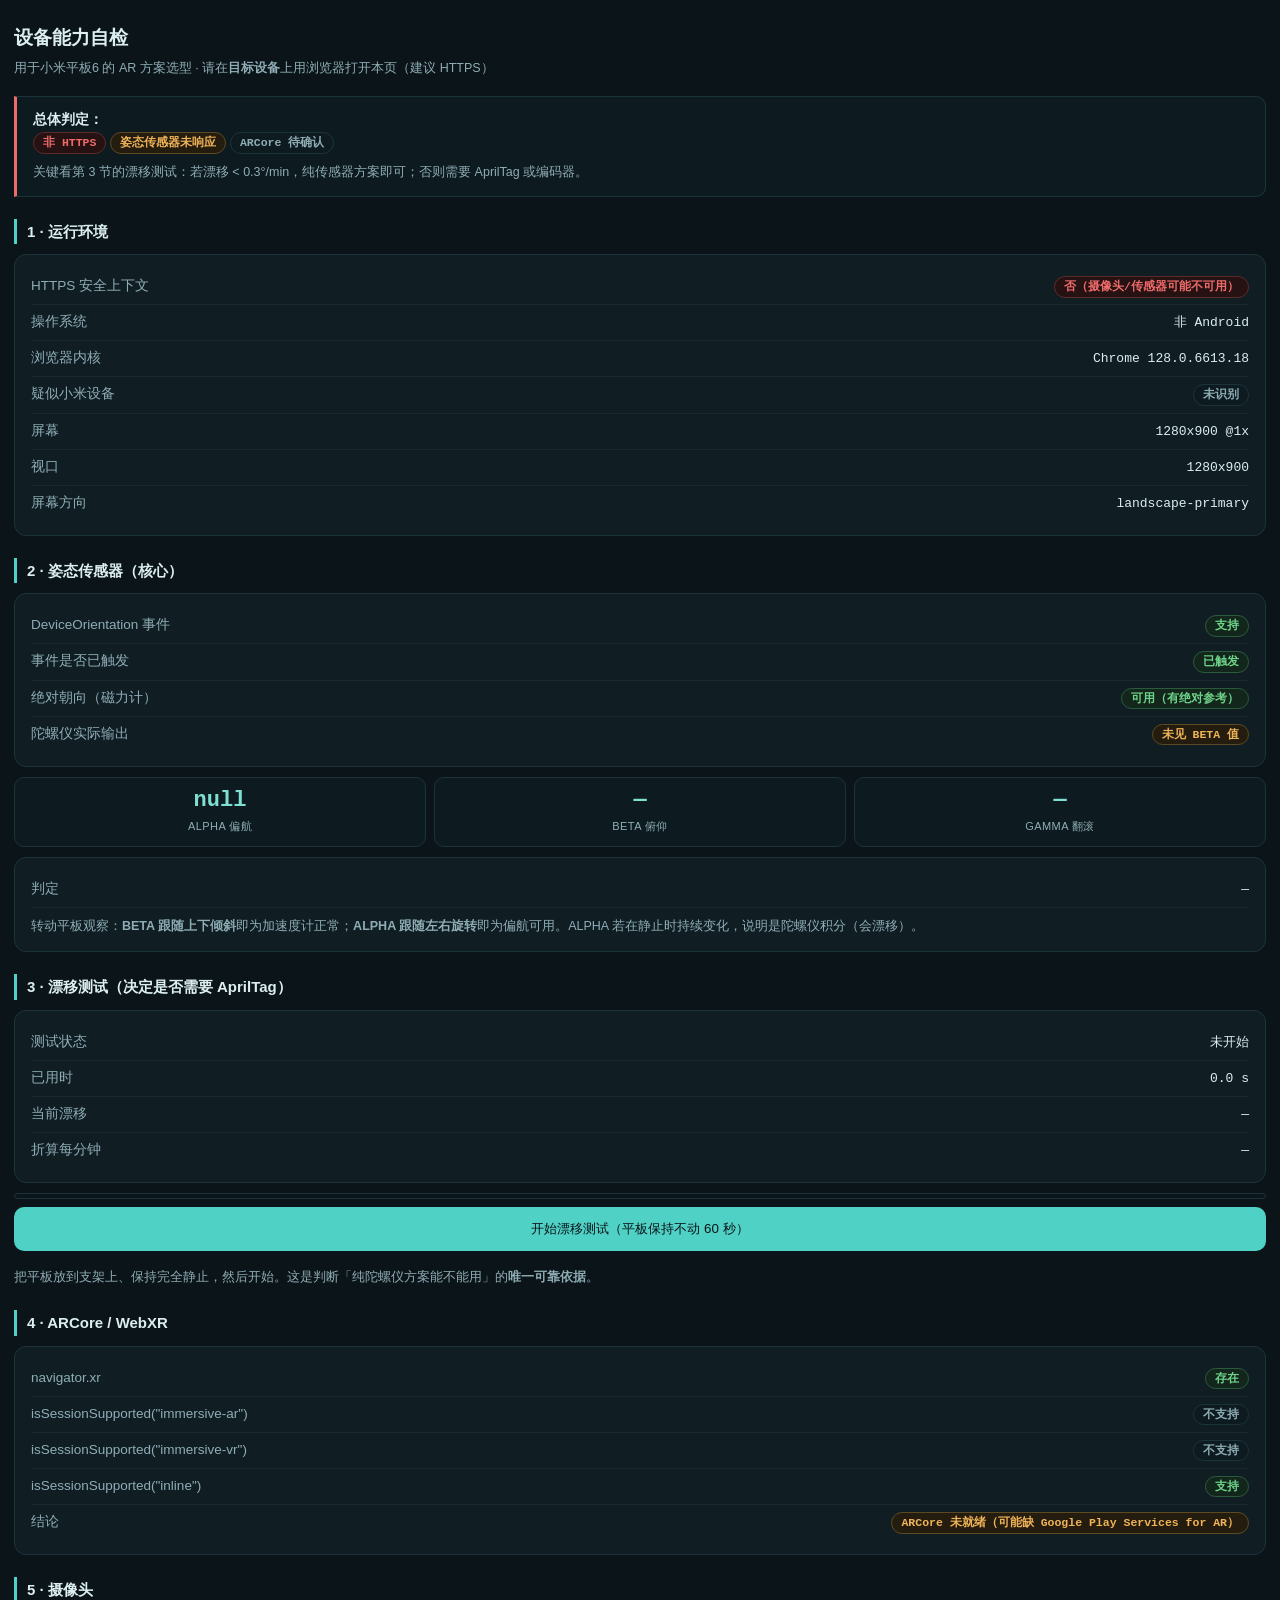
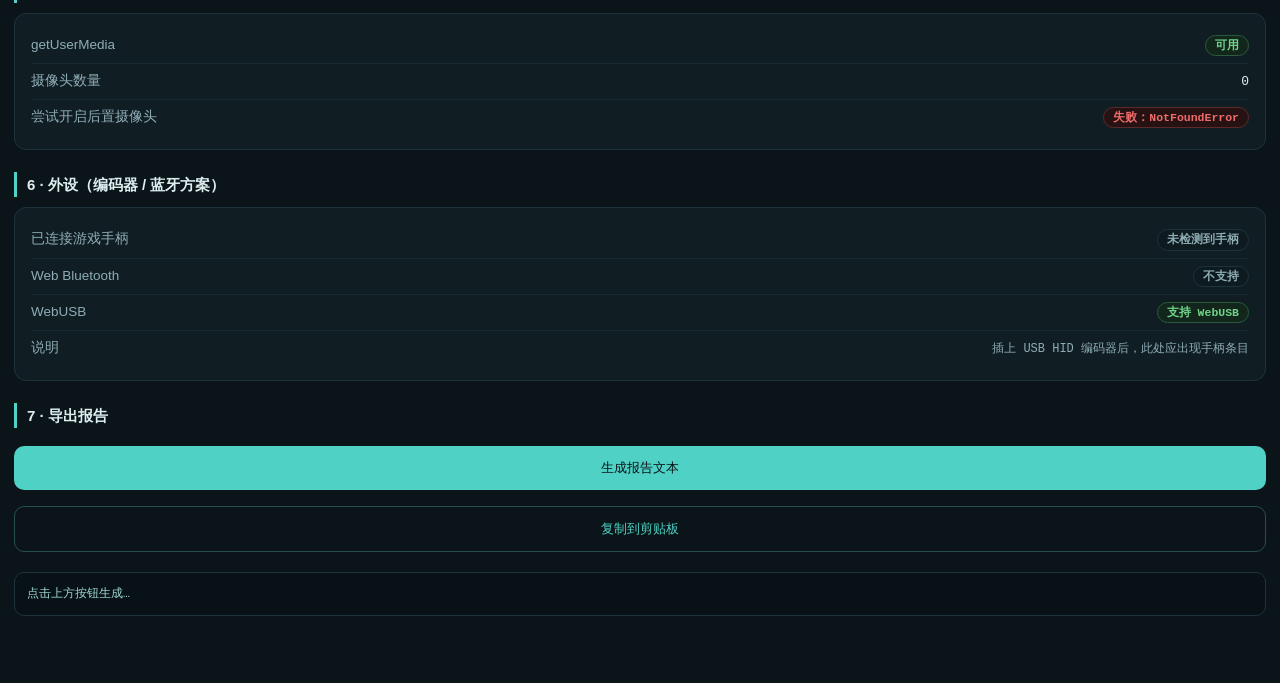
<file: 设备能力自检-小米平板6.html>
<!doctype html>
<html lang="zh-CN">
<head>
<meta charset="utf-8">
<meta name="viewport" content="width=device-width,initial-scale=1,viewport-fit=cover">
<meta name="color-scheme" content="dark">
<title>设备能力自检 · 小米平板6 AR 方案</title>
<style>
  :root{
    --bg:#0b1418; --panel:#101e24; --panel2:#0d1a1f; --line:#1d333c;
    --ink:#dceef0; --dim:#8fadb5; --dim2:#6d8b93;
    --ok:#6fd48a; --warn:#f0b357; --bad:#ef6b6b; --info:#4fd1c5;
    --mono:ui-monospace,SFMono-Regular,Consolas,monospace;
  }
  *{box-sizing:border-box;-webkit-tap-highlight-color:transparent}
  body{margin:0;background:var(--bg);color:var(--ink);
    font:15px/1.7 -apple-system,BlinkMacSystemFont,"Segoe UI","PingFang SC","Microsoft YaHei",sans-serif;
    padding:16px 14px 60px;-webkit-text-size-adjust:100%}
  h1{font-size:19px;margin:6px 0 4px;font-weight:700}
  .sub{color:var(--dim);font-size:12.5px;margin:0 0 16px}
  h2{font-size:15px;margin:22px 0 10px;padding-left:10px;border-left:3px solid var(--info);font-weight:600}
  .card{background:var(--panel);border:1px solid var(--line);border-radius:12px;padding:14px 16px;margin:10px 0}
  .row{display:flex;justify-content:space-between;align-items:baseline;gap:10px;padding:6px 0;
    border-bottom:1px solid rgba(29,51,60,.6);font-size:13.5px}
  .row:last-child{border-bottom:none}
  .row .k{color:var(--dim);flex:0 0 auto}
  .row .v{font-family:var(--mono);font-size:13px;text-align:right;word-break:break-all}
  .badge{display:inline-block;font:600 11.5px/1 var(--mono);padding:4px 9px;border-radius:999px;border:1px solid;white-space:nowrap}
  .b-ok{color:var(--ok);border-color:#2c5a3c;background:#12261b}
  .b-warn{color:var(--warn);border-color:#5c4a22;background:#241d0f}
  .b-bad{color:var(--bad);border-color:#5c2a2a;background:#261212}
  .b-info{color:var(--info);border-color:#26504d;background:#0f2422}
  .b-idle{color:var(--dim);border-color:var(--line);background:var(--panel2)}
  .big{display:flex;gap:8px;margin:10px 0}
  .big > div{flex:1;background:var(--panel2);border:1px solid var(--line);border-radius:10px;padding:10px;text-align:center}
  .big .n{font:700 22px/1.15 var(--mono);color:#7ee0d2}
  .big .l{font-size:11px;color:var(--dim);margin-top:4px;letter-spacing:.04em}
  button{font:600 14px/1 inherit;color:#0b1418;background:var(--info);border:none;border-radius:10px;
    padding:13px 18px;width:100%;margin:8px 0;cursor:pointer}
  button.ghost{background:transparent;color:var(--info);border:1px solid #26504d}
  button:disabled{opacity:.45}
  .note{font-size:12.5px;color:var(--dim);margin:8px 0 0}
  .verdict{background:var(--panel2);border:1px solid var(--line);border-left:3px solid var(--info);
    border-radius:0 10px 10px 0;padding:12px 16px;margin:14px 0;font-size:13.5px}
  .verdict.ok{border-left-color:var(--ok)}
  .verdict.warn{border-left-color:var(--warn)}
  .verdict.bad{border-left-color:var(--bad)}
  pre{background:#081216;border:1px solid var(--line);border-radius:10px;padding:12px;overflow:auto;
    font:11.5px/1.6 var(--mono);color:#9fd8cf;max-height:320px;white-space:pre-wrap;word-break:break-all}
  .live{font-family:var(--mono);font-size:12.5px;color:#9fd8cf}
  .bar{height:6px;border-radius:3px;background:#0a161a;border:1px solid var(--line);overflow:hidden;margin-top:6px}
  .bar > i{display:block;height:100%;background:linear-gradient(90deg,#2f6d66,#4fd1c5);width:0%}
</style>
</head>
<body>

<h1>设备能力自检</h1>
<p class="sub">用于小米平板6 的 AR 方案选型 · 请在<b>目标设备</b>上用浏览器打开本页（建议 HTTPS）</p>

<div id="overall" class="verdict">正在检测…</div>

<h2>1 · 运行环境</h2>
<div class="card" id="env"></div>

<h2>2 · 姿态传感器（核心）</h2>
<div class="card">
  <div class="row"><span class="k">DeviceOrientation 事件</span><span class="v" id="do-support">—</span></div>
  <div class="row"><span class="k">事件是否已触发</span><span class="v" id="do-fired">—</span></div>
  <div class="row"><span class="k">绝对朝向（磁力计）</span><span class="v" id="do-absolute">—</span></div>
  <div class="row"><span class="k">陀螺仪实际输出</span><span class="v" id="gyro-real">—</span></div>
</div>
<div class="big">
  <div><div class="n" id="v-alpha">—</div><div class="l">ALPHA 偏航</div></div>
  <div><div class="n" id="v-beta">—</div><div class="l">BETA 俯仰</div></div>
  <div><div class="n" id="v-gamma">—</div><div class="l">GAMMA 翻滚</div></div>
</div>
<div class="card">
  <div class="row"><span class="k">判定</span><span class="v" id="att-verdict">—</span></div>
  <div class="note">转动平板观察：<b>BETA 跟随上下倾斜</b>即为加速度计正常；<b>ALPHA 跟随左右旋转</b>即为偏航可用。ALPHA 若在静止时持续变化，说明是陀螺仪积分（会漂移）。</div>
</div>

<h2>3 · 漂移测试（决定是否需要 AprilTag）</h2>
<div class="card">
  <div class="row"><span class="k">测试状态</span><span class="v" id="drift-state">未开始</span></div>
  <div class="row"><span class="k">已用时</span><span class="v" id="drift-time">0.0 s</span></div>
  <div class="row"><span class="k">当前漂移</span><span class="v" id="drift-now">—</span></div>
  <div class="row"><span class="k">折算每分钟</span><span class="v" id="drift-rate">—</span></div>
</div>
<div class="bar"><i id="drift-bar"></i></div>
<button id="drift-start">开始漂移测试（平板保持不动 60 秒）</button>
<div class="note">把平板放到支架上、保持完全静止，然后开始。这是判断「纯陀螺仪方案能不能用」的<b>唯一可靠依据</b>。</div>

<h2>4 · ARCore / WebXR</h2>
<div class="card" id="xr"></div>

<h2>5 · 摄像头</h2>
<div class="card" id="cam"></div>

<h2>6 · 外设（编码器 / 蓝牙方案）</h2>
<div class="card" id="periph"></div>

<h2>7 · 导出报告</h2>
<button id="export">生成报告文本</button>
<button class="ghost" id="copy">复制到剪贴板</button>
<pre id="report">点击上方按钮生成…</pre>

<script>
const $ = id => document.getElementById(id);
const R = {};

function badge(text, kind) {
  return '<span class="badge b-' + kind + '">' + text + '</span>';
}
function row(k, v) {
  return '<div class="row"><span class="k">' + k + '</span><span class="v">' + v + '</span></div>';
}

/* ---------- 1. 环境 ---------- */
const ua = navigator.userAgent;
R.https = location.protocol === 'https:' || location.hostname === 'localhost' || location.hostname === '127.0.0.1';
R.ua = ua;
R.screen = screen.width + 'x' + screen.height + ' @' + window.devicePixelRatio + 'x';
R.viewport = innerWidth + 'x' + innerHeight;

const isXiaomi = /xiaomi|redmi|mi pad|23043rp/i.test(ua);
const isAndroid = /android/i.test(ua);
const androidVer = (ua.match(/Android\s+([\d.]+)/i) || [])[1] || '未知';
const chromeVer = (ua.match(/Chrome\/([\d.]+)/i) || [])[1] || '未知';

$('env').innerHTML =
  row('HTTPS 安全上下文', R.https ? badge('是', 'ok') : badge('否（摄像头/传感器可能不可用）', 'bad')) +
  row('操作系统', isAndroid ? 'Android ' + androidVer : '非 Android') +
  row('浏览器内核', /Chrome/i.test(ua) ? 'Chrome ' + chromeVer : '非 Chrome（建议用 Chrome）') +
  row('疑似小米设备', isXiaomi ? badge('是', 'ok') : badge('未识别', 'idle')) +
  row('屏幕', R.screen) +
  row('视口', R.viewport) +
  row('屏幕方向', (screen.orientation && screen.orientation.type) || '未知');

/* ---------- 2. 姿态传感器 ---------- */
let lastOrient = null, absoluteSeen = false, relativeSeen = false, doFired = false;
let alphaSamples = [], betaSeen = false, gammaSeen = false;

const hasDOE = typeof DeviceOrientationEvent !== 'undefined';
$('do-support').innerHTML = hasDOE ? badge('支持', 'ok') : badge('不支持', 'bad');

function onOrient(e) {
  doFired = true;
  lastOrient = e;
  if (e.absolute === true) absoluteSeen = true;
  if (e.alpha !== null && e.alpha !== undefined) {
    alphaSamples.push(e.alpha);
    if (alphaSamples.length > 240) alphaSamples.shift();
    $('v-alpha').textContent = e.alpha.toFixed(1) + '°';
  } else {
    $('v-alpha').textContent = 'null';
  }
  if (e.beta !== null && e.beta !== undefined) { betaSeen = true; $('v-beta').textContent = e.beta.toFixed(1) + '°'; }
  if (e.gamma !== null && e.gamma !== undefined) { gammaSeen = true; $('v-gamma').textContent = e.gamma.toFixed(1) + '°'; }
  updateSensorVerdict();
}
function onOrientAbs(e) {
  absoluteSeen = true;
  onOrient(e);
}

function updateSensorVerdict() {
  $('do-fired').innerHTML = doFired ? badge('已触发', 'ok') : badge('未触发', 'warn');
  const compass = (lastOrient && lastOrient.webkitCompassHeading !== undefined && lastOrient.webkitCompassHeading !== null);
  if (absoluteSeen || compass) {
    $('do-absolute').innerHTML = badge('可用（有绝对参考）', 'ok');
  } else if (doFired) {
    $('do-absolute').innerHTML = badge('不可用（仅相对）', 'warn');
  } else {
    $('do-absolute').innerHTML = badge('待定', 'idle');
  }
  if (betaSeen) {
    $('gyro-real').innerHTML = badge('加速度计正常（BETA 有值）', 'ok');
  } else if (doFired) {
    $('gyro-real').innerHTML = badge('未见 BETA 值', 'warn');
  }
  let v = '—';
  if (doFired && betaSeen) v = badge('俯仰可用；偏航需看漂移测试', 'info');
  else if (!doFired) v = badge('传感器未响应', 'bad');
  $('att-verdict').innerHTML = v;
}

if (hasDOE) {
  window.addEventListener('deviceorientationabsolute', onOrientAbs, true);
  window.addEventListener('deviceorientation', onOrient, true);
}
/* iOS 需要手势授权 */
const needPerm = hasDOE && typeof DeviceOrientationEvent.requestPermission === 'function';

/* ---------- 3. 漂移测试 ---------- */
let driftT0 = 0, driftA0 = null, driftTimer = null, driftMax = 0;

function angDiff(a, b) {
  let d = a - b;
  while (d > 180) d -= 360;
  while (d < -180) d += 360;
  return d;
}

function startDrift() {
  if (!lastOrient || lastOrient.alpha === null || lastOrient.alpha === undefined) {
    $('drift-state').textContent = '无法开始：未收到 ALPHA 数据';
    return;
  }
  driftT0 = performance.now();
  driftA0 = lastOrient.alpha;
  driftMax = 0;
  $('drift-start').disabled = true;
  $('drift-state').textContent = '进行中…';
  driftTimer = setInterval(() => {
    if (!lastOrient || lastOrient.alpha === null) return;
    const t = (performance.now() - driftT0) / 1000;
    const d = angDiff(lastOrient.alpha, driftA0);
    driftMax = Math.max(driftMax, Math.abs(d));
    $('drift-time').textContent = t.toFixed(1) + ' s';
    $('drift-now').textContent = d.toFixed(2) + '°';
    $('drift-rate').textContent = t > 2 ? (d / t * 60).toFixed(2) + ' °/min' : '—';
    $('drift-bar').style.width = Math.min(100, t / 60 * 100) + '%';
    if (t >= 60) stopDrift(true);
  }, 100);
}

function stopDrift(done) {
  clearInterval(driftTimer);
  driftTimer = null;
  $('drift-start').disabled = false;
  $('drift-start').textContent = '重新测试';
  $('drift-state').textContent = done ? '已完成（60 秒）' : '已停止';
  R.driftMax = driftMax;
}

$('drift-start').addEventListener('click', async () => {
  if (needPerm) {
    try {
      const p = await DeviceOrientationEvent.requestPermission();
      if (p !== 'granted') { $('drift-state').textContent = '权限被拒绝'; return; }
    } catch (e) { $('drift-state').textContent = '权限请求失败：' + e.message; return; }
  }
  startDrift();
});

/* ---------- 4. WebXR / ARCore ---------- */
(async () => {
  let html = '';
  if (!navigator.xr) {
    html += row('navigator.xr', badge('不存在', 'bad'));
    html += row('结论', badge('WebXR 不可用 → 走传感器/编码器方案', 'warn'));
  } else {
    html += row('navigator.xr', badge('存在', 'ok'));
    for (const mode of ['immersive-ar', 'immersive-vr', 'inline']) {
      try {
        const ok = await navigator.xr.isSessionSupported(mode);
        html += row('isSessionSupported("' + mode + '")', ok ? badge('支持', 'ok') : badge('不支持', 'idle'));
        if (mode === 'immersive-ar') R.arSupported = ok;
      } catch (e) {
        html += row('isSessionSupported("' + mode + '")', badge('查询失败', 'warn'));
      }
    }
    if (R.arSupported) {
      html += row('结论', badge('ARCore 可用 → WebXR 方案可行', 'ok'));
    } else {
      html += row('结论', badge('ARCore 未就绪（可能缺 Google Play Services for AR）', 'warn'));
    }
  }
  $('xr').innerHTML = html;
  updateOverall();
})();

/* ---------- 5. 摄像头 ---------- */
(async () => {
  let html = '';
  if (!navigator.mediaDevices || !navigator.mediaDevices.getUserMedia) {
    html += row('getUserMedia', badge('不可用', 'bad'));
    $('cam').innerHTML = html;
    return;
  }
  html += row('getUserMedia', badge('可用', 'ok'));
  try {
    const devs = await navigator.mediaDevices.enumerateDevices();
    const cams = devs.filter(d => d.kind === 'videoinput');
    html += row('摄像头数量', String(cams.length));
  } catch (e) { /* ignore */ }

  html += row('尝试开启后置摄像头', '<span class="live" id="cam-state">请求中…</span>');
  $('cam').innerHTML = html;
  try {
    const s = await navigator.mediaDevices.getUserMedia({
      audio: false,
      video: { facingMode: { ideal: 'environment' }, width: { ideal: 1280 }, height: { ideal: 720 } }
    });
    const tr = s.getVideoTracks()[0];
    const st = tr.getSettings ? tr.getSettings() : {};
    const cap = tr.getCapabilities ? tr.getCapabilities() : {};
    let extra = '';
    extra += row('实际分辨率', (st.width || '?') + ' × ' + (st.height || '?'));
    extra += row('帧率', st.frameRate ? st.frameRate.toFixed(0) + ' fps' : '未知');
    extra += row('对焦模式', st.focusMode || '未知');
    if (cap.width && cap.width.max) extra += row('最大分辨率', cap.width.max + ' × ' + (cap.height ? cap.height.max : '?'));
    extra += row('水平视场（估算）', '浏览器不提供 → 需现场用滑杆对位');
    $('cam').innerHTML = html + extra;
    R.camRes = (st.width || '?') + 'x' + (st.height || '?');
    s.getTracks().forEach(t => t.stop());
  } catch (e) {
    $('cam').innerHTML = html.replace('<span class="live" id="cam-state">请求中…</span>',
      badge('失败：' + e.name, 'bad'));
  }
  updateOverall();
})();

/* ---------- 6. 外设 ---------- */
function periphUpdate() {
  const gps = navigator.getGamepads ? navigator.getGamepads() : [];
  const list = [];
  for (const g of gps) if (g) list.push(g.id + ' [' + g.axes.length + ' 轴]');
  const gpTxt = list.length ? badge(list.join(' / '), 'ok') : badge('未检测到手柄', 'idle');
  const btTxt = navigator.bluetooth ? badge('支持 Web Bluetooth', 'ok') : badge('不支持', 'idle');
  const usbTxt = navigator.usb ? badge('支持 WebUSB', 'ok') : badge('不支持', 'idle');
  $('periph').innerHTML =
    row('已连接游戏手柄', gpTxt) +
    row('Web Bluetooth', btTxt) +
    row('WebUSB', usbTxt) +
    row('说明', '<span style="font-size:12px;color:#8fadb5">插上 USB HID 编码器后，此处应出现手柄条目</span>');
}
periphUpdate();
setInterval(periphUpdate, 2000);

/* ---------- 总体结论 ---------- */
function updateOverall() {
  const parts = [];
  if (!R.https) parts.push(badge('非 HTTPS', 'bad'));
  if (doFired && betaSeen) parts.push(badge('姿态传感器可用', 'ok'));
  else if (doFired) parts.push(badge('姿态传感器部分可用', 'warn'));
  else parts.push(badge('姿态传感器未响应', 'warn'));
  if (absoluteSeen) parts.push(badge('有绝对朝向', 'ok'));
  else if (doFired) parts.push(badge('无绝对朝向（偏航会漂移）', 'warn'));
  if (R.arSupported) parts.push(badge('ARCore 可用', 'ok'));
  else parts.push(badge('ARCore 待确认', 'idle'));

  let cls = 'warn';
  if (R.https && doFired && betaSeen && absoluteSeen) cls = 'ok';
  if (!R.https && !doFired) cls = 'bad';
  const box = $('overall');
  box.className = 'verdict ' + cls;
  box.innerHTML = '<b>总体判定：</b><br>' + parts.join(' ') +
    '<div style="margin-top:8px;font-size:12.5px;color:#8fadb5">' +
    '关键看第 3 节的漂移测试：若漂移 &lt; 0.3°/min，纯传感器方案即可；否则需要 AprilTag 或编码器。</div>';
}
setInterval(updateOverall, 1500);

/* ---------- 7. 导出 ---------- */
$('export').addEventListener('click', () => {
  const rep = {
    时间: new Date().toLocaleString('zh-CN'),
    设备UA: R.ua,
    HTTPS: R.https,
    屏幕: R.screen,
    视口: R.viewport,
    姿态事件已触发: doFired,
    BETA有值: betaSeen,
    GAMMA有值: gammaSeen,
    有绝对朝向: absoluteSeen,
    漂移测试最大漂移度: R.driftMax === undefined ? null : Number(R.driftMax.toFixed(3)),
    ARCore可用: R.arSupported === undefined ? null : R.arSupported,
    摄像头分辨率: R.camRes || null,
    WebBluetooth: !!navigator.bluetooth,
    WebUSB: !!navigator.usb
  };
  $('report').textContent = JSON.stringify(rep, null, 2);
});
$('copy').addEventListener('click', async () => {
  const t = $('report').textContent;
  try {
    await navigator.clipboard.writeText(t);
    $('copy').textContent = '已复制 ✓';
  } catch (e) {
    $('copy').textContent = '复制失败，请长按上方文本手动复制';
  }
  setTimeout(() => { $('copy').textContent = '复制到剪贴板'; }, 2000);
});
</script>
</body>
</html>
</file>
<file: hunan-terrain-ar-demo-main/style.css>
:root{font-family:Inter,"PingFang SC","Microsoft YaHei",sans-serif;color:#dfece8;background:#081211;font-synthesis:none}*{box-sizing:border-box}body{margin:0}.app{display:grid;grid-template-columns:minmax(0,1fr) 334px;height:100vh;min-height:660px}.stage{position:relative;min-width:0;overflow:hidden;background:radial-gradient(circle at 50% 42%,#172825 0,#091714 62%,#07110f 100%)}#scene{position:absolute;inset:0}#scene canvas{display:block;width:100%;height:100%;cursor:crosshair;touch-action:none}.stage:after{content:"";position:absolute;inset:0;pointer-events:none;background:linear-gradient(180deg,rgba(5,16,14,.52),transparent 18%,transparent 80%,rgba(5,16,14,.62))}.stage-top,.stage-bottom{position:absolute;z-index:2;left:30px;right:30px;display:flex;justify-content:space-between;align-items:center;pointer-events:none}.stage-top{top:25px}.stage-bottom{bottom:23px;color:#93b1aa;font-size:12px;letter-spacing:.04em}.brand{display:flex;gap:11px;align-items:center}.brand-mark{height:28px;width:28px;border:1px solid #69dcc4;transform:rotate(45deg);position:relative}.brand-mark:after{content:"";position:absolute;inset:7px;border:1px solid #69dcc4}.brand strong{display:block;font-size:12px;letter-spacing:.17em}.brand small{display:block;font-size:10px;color:#8ba9a2;margin-top:4px}.live{font:11px ui-monospace,monospace;letter-spacing:.1em;color:#8bb7ab}.live span{display:inline-block;background:#53e9b5;width:5px;height:5px;border-radius:50%;margin-right:7px;box-shadow:0 0 10px #53e9b5}.reticle{position:absolute;z-index:1;left:50%;top:50%;width:56px;height:56px;transform:translate(-50%,-50%);opacity:.3;pointer-events:none}.reticle i{position:absolute;width:11px;height:11px;border-color:#9adaca;border-style:solid}.reticle i:nth-child(1){left:0;top:0;border-width:1px 0 0 1px}.reticle i:nth-child(2){right:0;top:0;border-width:1px 1px 0 0}.reticle i:nth-child(3){left:0;bottom:0;border-width:0 0 1px 1px}.reticle i:nth-child(4){right:0;bottom:0;border-width:0 1px 1px 0}.error{position:absolute;z-index:8;left:25px;bottom:65px;max-width:440px;padding:14px 18px;border:1px solid #bd795f;background:#271a18;color:#f5c3b0;font-size:13px}.panel{background:#0c1917;border-left:1px solid #294038;display:flex;flex-direction:column;overflow:auto;padding:29px 27px 18px}.eyebrow{font:10px ui-monospace,monospace;letter-spacing:.17em;color:#75e2c6}.panel-header h1{font-size:34px;line-height:1.18;letter-spacing:.04em;margin:21px 0 14px;font-weight:600}.panel-header h1 em{font-style:normal;color:#80e6c9}.panel-header p{margin:0 0 14px;color:#8eaaa2;font-size:12px;line-height:1.8}.control-section{border-top:1px solid #284039;padding:18px 0 19px}.section-title{display:flex;align-items:center;gap:12px;margin-bottom:14px}.section-title span{font:11px ui-monospace,monospace;color:#65bba6}.section-title h2{font-size:14px;font-weight:600;margin:0;letter-spacing:.04em}.rail-diagram{height:82px;border:1px solid #294138;background:linear-gradient(140deg,#132721,#0b1d19);margin-bottom:14px;position:relative;overflow:hidden}.rail-map{position:absolute;left:24px;top:17px;height:34px;width:113px;border:1px solid #669b83;transform:skew(-25deg);color:#789b85;font-size:9px;text-align:center;padding-top:10px}.rail-line{position:absolute;left:143px;right:49px;top:37px;border-top:1px dashed #6c9688}.pad-icon{position:absolute;right:34px;top:27px;width:15px;height:21px;border:2px solid #81ebca;border-radius:2px;box-shadow:0 0 15px #3cbb96}.rail-caption{position:absolute;right:13px;bottom:7px;font-size:9px;color:#7ea897;letter-spacing:.1em}.slider-label{display:flex;justify-content:space-between;margin:12px 0 4px;font-size:12px;color:#a9bfb7}.slider-label output{font:12px ui-monospace,monospace;color:#91ead1}input[type=range]{width:100%;margin:0;accent-color:#70e2be;height:19px;cursor:pointer}.move-row{display:flex;align-items:center;justify-content:space-between;gap:14px}.move-row p{font-size:11px;line-height:1.7;color:#8daaa1;margin:0}.dpad{display:grid;grid-template-columns:repeat(3,32px);grid-template-rows:repeat(3,27px);gap:3px}.dpad button{height:27px;width:32px;background:#18322a;color:#8fe2c7;border:1px solid #376454;font-size:17px;cursor:pointer}.dpad button:hover,.dpad button:focus-visible{background:#28523f;outline:none}.dpad button[data-dir=up]{grid-column:2;grid-row:1}.dpad button[data-dir=left]{grid-column:1;grid-row:2}.dpad button[data-dir=reset]{grid-column:2;grid-row:2}.dpad button[data-dir=right]{grid-column:3;grid-row:2}.dpad button[data-dir=down]{grid-column:2;grid-row:3}.angle-readout{display:flex;gap:18px;margin-top:12px;font:11px ui-monospace,monospace;color:#829e93}.angle-readout b{color:#83ddbf;font-weight:400}.toggle-row{display:flex;align-items:center;justify-content:space-between}.toggle-row strong{font-size:12px;font-weight:500}.toggle-row small{display:block;color:#79978d;font-size:10px;margin-top:4px}.switch input{position:absolute;opacity:0}.switch span{display:block;width:36px;height:20px;border-radius:20px;background:#345045;position:relative;cursor:pointer}.switch span:before{content:"";position:absolute;width:14px;height:14px;border-radius:50%;background:#a9b5aa;top:3px;left:3px;transition:.2s}.switch input:checked+span{background:#347d64}.switch input:checked+span:before{left:19px;background:#b7ffe2}.scan-button{width:100%;height:39px;margin-top:18px;background:#173b30;border:1px solid #5dc9a5;color:#b1f6dc;font-size:12px;letter-spacing:.06em;cursor:pointer}.scan-button:hover,.scan-button:focus-visible{background:#245744;outline:none}.scan-button span{font-size:20px;vertical-align:-2px;margin-right:8px}.scan-note{font-size:10px;color:#79978d;line-height:1.6;margin:9px 0 0}.panel-footer{display:flex;justify-content:space-between;margin-top:auto;padding-top:17px;border-top:1px solid #284039;color:#5d8275;font:9px ui-monospace,monospace;letter-spacing:.08em}@media(max-width:780px){.app{display:flex;flex-direction:column;height:auto;min-height:100vh}.stage{height:59vh;min-height:390px}.panel{height:auto;overflow:visible;padding:24px}.stage-top,.stage-bottom{left:19px;right:19px}.stage-top{top:18px}.stage-bottom{bottom:18px}.brand strong{font-size:10px}.stage-bottom{font-size:10px}.panel-header h1{margin-top:14px}}
</file>
<file: hunan-terrain-ar-demo-main/sites.css>
.reticle{z-index:7;opacity:1;width:56px;height:56px;filter:drop-shadow(0 0 3px #eab579);transition:filter .25s}
.reticle svg{width:100%;height:100%;overflow:visible;fill:none;stroke:#ffdaa6;stroke-width:1.2}
.reticle .reticle-halo{opacity:.32;stroke-width:.6;transform-origin:center;animation:reticle-breath 3.2s ease-in-out infinite}
.reticle .reticle-ring{opacity:.85;transform-origin:center;transition:transform .24s ease,stroke-width .24s,opacity .24s}
.reticle .reticle-ticks{transform-origin:center;animation:reticle-breath 3.2s ease-in-out infinite;transition:transform .24s ease}
.reticle .reticle-core{fill:#ffe1b7;stroke:none;transition:r .2s}
.reticle.aimed{filter:drop-shadow(0 0 6px #ffd08b)}
.reticle.aimed .reticle-ticks{animation:none;transform:scale(.77);stroke:#fff0cc;stroke-width:1.7}
.reticle.aimed .reticle-ring{transform:scale(calc(1 - var(--acquire,0)*.18));stroke-width:1.8;opacity:1}
.reticle.locked .reticle-halo{stroke:#fff0cf;opacity:.65}
.reticle.locked .reticle-core{r:2.7px}
@keyframes reticle-breath{0%,100%{transform:scale(.96);opacity:.45}50%{transform:scale(1.04);opacity:.85}}
.site-markers{position:absolute;inset:0;z-index:4;pointer-events:none}
.site-marker{position:absolute;display:flex;flex-direction:column;align-items:center;gap:4px;transform:translate(-50%,-18px);padding:0;border:0;background:transparent;color:#f6e8af;font:600 10px Inter,"PingFang SC",sans-serif;text-shadow:0 1px 4px #03130f,0 0 8px #07120e;white-space:nowrap;pointer-events:auto;cursor:pointer;transition:opacity .3s,filter .3s}
.site-ring{position:relative;display:block;width:36px;height:36px;padding:3px;border:2px solid #d6c577;border-radius:50%;background:#12291f;box-shadow:0 1px 7px #07100a,0 0 0 1px #395d4e,0 0 10px #76d5b588;transition:transform .4s cubic-bezier(.2,.8,.2,1),box-shadow .4s}
.site-ring::before{content:"";position:absolute;inset:-7px;border-radius:50%;background:conic-gradient(#c9ffe9 0deg var(--dwell-angle,0deg),transparent var(--dwell-angle,0deg) 360deg);mask:radial-gradient(farthest-side,transparent calc(100% - 2px),#000 calc(100% - 1.5px));opacity:0;transition:opacity .2s}
.site-ring::after{content:"";position:absolute;inset:-11px;border:1px dashed rgba(178,246,214,.68);border-radius:50%;opacity:0;animation:site-breath 3s ease-in-out infinite}
.site-art{display:block;width:100%;height:100%;border-radius:50%;background-image:url('./assets/location-icons-atlas.png');background-size:400% 300%;background-repeat:no-repeat;box-shadow:inset 0 0 7px #fff8dc88}
.site-name{display:block;padding:1px 4px;background:rgba(5,20,16,.45);border-radius:3px}
.site-marker.is-dimmed{opacity:.25}
.site-marker.is-aimed,.site-marker.is-selected{z-index:6;color:#fff6cf;filter:drop-shadow(0 0 9px #a4f6d7)}
.site-marker.is-aimed .site-ring{transform:scale(2);box-shadow:0 0 4px #f7e8a2,0 0 21px #6bf5c5aa}
.site-marker.is-aimed .site-ring::before,.site-marker.is-aimed .site-ring::after{opacity:1}
.site-marker.is-aimed .site-name{transform:translateY(17px);font-size:12px}
.site-marker.is-hidden{display:none}
.site-marker.is-compact .site-name{opacity:0}
.site-marker.is-aimed .site-name{opacity:1}
@keyframes site-breath{50%{opacity:.42;transform:scale(1.035)}}
.site-story{position:absolute;inset:0;z-index:5;pointer-events:none}
.story-links{position:absolute;inset:0;width:100%;height:100%;overflow:visible}
.story-links path{fill:none;stroke:#8dcdc5;stroke-width:1.15;stroke-linecap:round;opacity:0;stroke-dasharray:1;stroke-dashoffset:1;filter:drop-shadow(0 0 2px #7fc7c0);transition:stroke-dashoffset .36s cubic-bezier(.4,0,.3,1) .28s,opacity .36s ease .28s}
.site-story.is-open .story-links path{opacity:.72;stroke-dashoffset:0;transition-delay:var(--delay,0s),var(--delay,0s)}
.story-card{position:absolute;left:0;top:0;width:0;height:0;color:#e6f6eb}
.story-surface{position:absolute;left:var(--surface-x,0px);top:var(--surface-y,0px);width:186px;height:142px;padding:12px 13px;overflow:hidden;border:1px solid #86c6b88c;border-radius:8px;background:linear-gradient(135deg,#132d29f5,#0a1c1dfa);box-shadow:0 10px 30px #020b0966,0 0 14px #59daba18;opacity:0;transform:perspective(700px) rotateX(var(--tilt-x)) rotateY(var(--tilt-y)) scale(.015);transform-origin:var(--entry-x) var(--entry-y);backdrop-filter:blur(9px)}
.site-story.is-open .story-surface{animation:story-grow .44s cubic-bezier(.16,.8,.25,1) var(--grow-delay,.38s) both}
@keyframes story-grow{from{opacity:0;transform:perspective(700px) rotateX(var(--tilt-x)) rotateY(var(--tilt-y)) scale(.015)}to{opacity:1;transform:perspective(700px) rotateX(var(--tilt-x)) rotateY(var(--tilt-y)) scale(1)}}
.site-story.is-closing .story-surface{animation:story-shrink .28s cubic-bezier(.55,0,.8,.4) both}
@keyframes story-shrink{from{opacity:1;transform:perspective(700px) rotateX(var(--tilt-x)) rotateY(var(--tilt-y)) scale(1)}to{opacity:0;transform:perspective(700px) rotateX(var(--tilt-x)) rotateY(var(--tilt-y)) scale(.015)}}
.story-card small{display:block;color:#86d9c4;font:9px ui-monospace,monospace;letter-spacing:.07em}
.story-photo .story-surface{padding:0;background:#152521}.story-photo-stack,.story-photo-layer{position:absolute;inset:0}.story-photo-layer{background-size:400% 300%;background-repeat:no-repeat;opacity:0;transition:opacity .9s ease}.story-photo-layer.is-active{opacity:1}.story-photo-caption{position:absolute;left:0;right:0;bottom:0;padding:23px 11px 8px;background:linear-gradient(transparent,rgba(4,19,17,.92))}.story-photo-caption b{display:block;font-size:13px;text-shadow:0 1px 4px #09120f}.story-photo-caption small{margin-top:2px;color:#d3ebe0;font-size:8px}
.story-intro h3{margin:8px 0 5px;color:#f2fff6;font-size:17px;font-weight:600;line-height:1.15}.story-intro p{margin:0;color:#d4e9df;font-size:10px;line-height:1.45;display:-webkit-box;-webkit-line-clamp:6;-webkit-box-orient:vertical;overflow:hidden}.story-fact-rows{display:grid;grid-template-rows:1fr 1fr;gap:3px;height:calc(100% - 16px);margin-top:5px}.story-fact-row{display:flex;align-items:center;gap:7px;min-height:0;border-top:1px solid #315b4e;padding-top:4px}.story-fact-icon{display:grid;place-items:center;flex:none;width:21px;height:21px;border:1px solid #769d87;border-radius:50%;color:#e5ca83;font-size:12px}.story-fact-copy{display:block;min-width:0}.story-fact-copy b{display:block;color:#82d5ba;font-size:9px;font-weight:500}.story-fact-copy span{display:-webkit-box;-webkit-line-clamp:2;-webkit-box-orient:vertical;overflow:hidden;color:#e1eee6;font-size:10px;line-height:1.35}.story-card.page-enter .story-intro-copy,.story-card.page-enter .story-fact-rows{animation:story-page-in .45s ease}@keyframes story-page-in{from{opacity:.25;transform:translateY(4px)}to{opacity:1;transform:translateY(0)}}
.site-callout{position:absolute;z-index:5;left:30px;bottom:63px;max-width:295px;pointer-events:none;padding:10px 14px;border-left:2px solid #8ee7d2;background:rgba(8,22,20,.96);box-shadow:0 8px 25px rgba(0,0,0,.18)}
.site-callout[hidden]{display:none}.site-callout span{display:block;color:#82d9c5;font:9px ui-monospace,monospace;letter-spacing:.14em}.site-callout strong{display:block;margin:4px 0;font-size:15px}.site-callout small{font-size:10px;color:#a8c4b9}
.section-title h2 small{font-size:10px;color:#77aa99;font-weight:400;margin-left:5px}.places-hint{font-size:10px;line-height:1.6;color:#8ca99e;margin:-5px 0 13px}
.site-list{display:grid;grid-template-columns:repeat(2,minmax(0,1fr));gap:6px;margin-bottom:14px}
.site-list button{display:flex;gap:7px;align-items:center;min-width:0;text-align:left;border:1px solid #2c4c41;background:#10251e;color:#b8d1c6;padding:7px 8px;font-size:11px;cursor:pointer}
.site-list button::before{content:"";width:5px;height:5px;background:#77d8bd;border-radius:50%;flex:none;box-shadow:0 0 7px #6bd5b6}
.site-list button:hover,.site-list button.is-selected{border-color:#6fd8bc;background:#1b3c31;color:#effff6}
.site-detail{border:1px solid #355748;background:linear-gradient(140deg,#163027,#10241f);padding:15px 14px;color:#bcd2c8}
.detail-empty{font-size:11px;line-height:1.65;color:#829e91;margin:0}
.detail-kind{font:10px ui-monospace,monospace;letter-spacing:.12em;color:#83e5c7}.site-detail h3{font-size:21px;color:#ebf8f1;margin:7px 0 4px}.detail-anchor{font-size:10px;color:#92b5a5;margin:0 0 11px}.detail-summary{font-size:12px;line-height:1.7;color:#d0e6da;margin:0 0 14px}.detail-grid{display:grid;grid-template-columns:1fr 1fr;gap:8px;border-top:1px solid #3a594c;padding-top:12px}.detail-grid div{font-size:11px;line-height:1.5}.detail-grid b,.detail-block b{display:block;color:#75c9ac;font-size:10px;font-weight:500;margin-bottom:3px}.detail-block{border-top:1px solid #304f42;padding-top:10px;margin-top:10px;font-size:11px;line-height:1.65}.detail-block p{margin:0}
@media(max-width:780px){.site-callout{left:19px;bottom:53px;max-width:240px}.site-marker{font-size:9px}}
.site-story.is-narrow .story-surface{width:138px;height:112px;padding:8px}.site-story.is-narrow .story-photo .story-surface{padding:0}.site-story.is-narrow .story-intro h3{font-size:14px;margin:6px 0 4px}.site-story.is-narrow .story-intro p{font-size:9px;-webkit-line-clamp:6}.site-story.is-narrow .story-fact-copy span{font-size:9px}.site-story.is-narrow .story-fact-icon{width:18px;height:18px}

.ar-integration-note{position:absolute;left:30px;bottom:10px;z-index:8;color:#df8b85;font-size:10px;letter-spacing:.02em;pointer-events:none;text-shadow:0 1px 3px #000}
.stage-bottom{bottom:33px}
.review-link{display:block;color:#a9dbd0;text-align:center;text-decoration:none;border:1px solid #3f685d;border-radius:4px;padding:10px;margin-top:10px;font-size:11px;background:#142b25}
.review-controls{display:none}.scan-review .review-controls{display:block}
.scan-review .site-markers,.scan-review .site-story,.scan-review .reticle,.scan-review .places-section,.scan-review .panel>.control-section:not(.review-controls):not(.camera-controls){display:none}
.scan-review .panel-header .eyebrow{color:#a3cbd3}
.review-controls p{font-size:11px;color:#9ab6af;line-height:1.8}
.review-controls select{width:100%;padding:9px;background:#142d28;color:#dbede6;border:1px solid #47685b;border-radius:4px;margin:8px 0 14px}
.review-legend{display:flex;gap:12px;margin-top:20px;font-size:10px;color:#8fbcb3}.review-legend span::before{content:"";display:inline-block;width:4px;height:4px;border-radius:50%;background:#a2dfef;margin-right:6px}.review-legend span:last-child::before{width:16px;height:1px;vertical-align:middle}
@media(max-width:780px){.ar-integration-note{left:19px;font-size:8px;bottom:7px}.stage-bottom{bottom:28px}.site-story.is-narrow .story-surface{border-radius:5px}}

@media(min-width:781px){.app{height:100dvh;min-height:520px}}
.site-marker:focus-visible{outline:1px solid #eccd90;outline-offset:5px;border-radius:22px}
.site-marker.is-focused .site-ring{transform:scale(2);box-shadow:0 0 4px #f7e8a2,0 0 18px #6bd5bb77}
.site-marker.is-focused .site-name{transform:translateY(17px);font-size:12px;opacity:1}
.scan-review .panel{padding-top:22px}.scan-review .panel-header h1{font-size:30px;margin:14px 0 10px}.scan-review .panel-header p{font-size:11px;line-height:1.65;margin-bottom:10px}.scan-review .review-controls{padding:14px 0 12px}.scan-review .review-controls p{font-size:10px;line-height:1.6;margin:11px 0}.scan-review .review-legend{margin-top:13px}

/* R05: high-contrast symmetric search ring, compact acquisition dot. */
.reticle{filter:drop-shadow(0 0 3px #090b08) drop-shadow(0 0 5px #ffc577)}
.reticle svg{stroke:#ffe2a8;stroke-width:2}
.reticle .reticle-backplate{stroke:#0b1513;stroke-width:6;opacity:.75;transform-origin:center;transition:transform .25s ease,opacity .22s}
.reticle .reticle-ring{stroke-width:2;opacity:1;transition:transform .28s cubic-bezier(.2,.75,.2,1),opacity .22s}
.reticle .reticle-halo{stroke-width:1;opacity:.85}
.reticle .reticle-ticks{stroke-width:2;animation:reticle-breath 3.2s ease-in-out infinite}
.reticle.aimed .reticle-ring,.reticle.aimed .reticle-backplate,.reticle.aimed .reticle-halo,.reticle.aimed .reticle-ticks{transform:scale(.07);opacity:0;animation:none;transition:transform .28s ease,opacity .22s}
.reticle.aimed .reticle-core{r:2.6px;fill:#fff1c8}.reticle.locked .reticle-core{r:2.3px}
.reticle.aimed{filter:drop-shadow(0 0 3px #e9b570)}
.site-stems{position:absolute;inset:0;width:100%;height:100%;z-index:3;pointer-events:none;overflow:visible}
.site-stems path{fill:none;stroke:#94c1b5;stroke-width:.85;stroke-dasharray:2 4;opacity:.32;transition:opacity .2s}
.site-stems path.is-active{stroke:#efd693;opacity:.65}
.scan-review .site-stems{display:none}

.camera-feed{position:absolute;inset:0;width:100%;height:100%;object-fit:cover;pointer-events:none}.camera-feed[hidden]{display:none}
.camera-live::after{background:none!important}.camera-live .stage-bottom,.camera-live .stage-top{text-shadow:0 1px 4px #000,0 0 8px #000}
.camera-actions{display:grid;grid-template-columns:1fr 1fr;gap:8px}.camera-actions button{min-height:38px;border:1px solid #578e7e;border-radius:4px;background:#17362e;color:#d6f4e7;font-size:11px;cursor:pointer;padding:8px 5px}.camera-actions button:hover{background:#245143}.camera-actions button[aria-pressed=true]{border-color:#b8dfca;color:#eaffef;background:#305448}.camera-actions button:focus-visible{outline:2px solid #eed79c;outline-offset:2px}.camera-status{font-size:10px;line-height:1.65;color:#9ab5aa;margin:10px 0 0}

/* SVG viewBox starts at -30,-30: use each symmetric shape's own bounding box. */
.reticle .reticle-halo,.reticle .reticle-ring,.reticle .reticle-ticks,.reticle .reticle-backplate{transform-box:fill-box;transform-origin:50% 50%}
.camera-live.reference-hidden #scene canvas{filter:brightness(1.45) drop-shadow(0 0 2px #98dcff77)}
</file>
<file: style.css>
:root{font-family:Inter,"PingFang SC","Microsoft YaHei",sans-serif;color:#dfece8;background:#081211;font-synthesis:none}*{box-sizing:border-box}body{margin:0}.app{display:grid;grid-template-columns:minmax(0,1fr) 334px;height:100vh;min-height:660px}.stage{position:relative;min-width:0;overflow:hidden;background:radial-gradient(circle at 50% 42%,#172825 0,#091714 62%,#07110f 100%)}#scene{position:absolute;inset:0}#scene canvas{display:block;width:100%;height:100%;cursor:crosshair;touch-action:none}.stage:after{content:"";position:absolute;inset:0;pointer-events:none;background:linear-gradient(180deg,rgba(5,16,14,.52),transparent 18%,transparent 80%,rgba(5,16,14,.62))}.stage-top,.stage-bottom{position:absolute;z-index:2;left:30px;right:30px;display:flex;justify-content:space-between;align-items:center;pointer-events:none}.stage-top{top:25px}.stage-bottom{bottom:23px;color:#93b1aa;font-size:12px;letter-spacing:.04em}.brand{display:flex;gap:11px;align-items:center}.brand-mark{height:28px;width:28px;border:1px solid #69dcc4;transform:rotate(45deg);position:relative}.brand-mark:after{content:"";position:absolute;inset:7px;border:1px solid #69dcc4}.brand strong{display:block;font-size:12px;letter-spacing:.17em}.brand small{display:block;font-size:10px;color:#8ba9a2;margin-top:4px}.live{font:11px ui-monospace,monospace;letter-spacing:.1em;color:#8bb7ab}.live span{display:inline-block;background:#53e9b5;width:5px;height:5px;border-radius:50%;margin-right:7px;box-shadow:0 0 10px #53e9b5}.reticle{position:absolute;z-index:1;left:50%;top:50%;width:56px;height:56px;transform:translate(-50%,-50%);opacity:.3;pointer-events:none}.reticle i{position:absolute;width:11px;height:11px;border-color:#9adaca;border-style:solid}.reticle i:nth-child(1){left:0;top:0;border-width:1px 0 0 1px}.reticle i:nth-child(2){right:0;top:0;border-width:1px 1px 0 0}.reticle i:nth-child(3){left:0;bottom:0;border-width:0 0 1px 1px}.reticle i:nth-child(4){right:0;bottom:0;border-width:0 1px 1px 0}.error{position:absolute;z-index:8;left:25px;bottom:65px;max-width:440px;padding:14px 18px;border:1px solid #bd795f;background:#271a18;color:#f5c3b0;font-size:13px}.panel{background:#0c1917;border-left:1px solid #294038;display:flex;flex-direction:column;overflow:auto;padding:29px 27px 18px}.eyebrow{font:10px ui-monospace,monospace;letter-spacing:.17em;color:#75e2c6}.panel-header h1{font-size:34px;line-height:1.18;letter-spacing:.04em;margin:21px 0 14px;font-weight:600}.panel-header h1 em{font-style:normal;color:#80e6c9}.panel-header p{margin:0 0 14px;color:#8eaaa2;font-size:12px;line-height:1.8}.control-section{border-top:1px solid #284039;padding:18px 0 19px}.section-title{display:flex;align-items:center;gap:12px;margin-bottom:14px}.section-title span{font:11px ui-monospace,monospace;color:#65bba6}.section-title h2{font-size:14px;font-weight:600;margin:0;letter-spacing:.04em}.rail-diagram{height:82px;border:1px solid #294138;background:linear-gradient(140deg,#132721,#0b1d19);margin-bottom:14px;position:relative;overflow:hidden}.rail-map{position:absolute;left:24px;top:17px;height:34px;width:113px;border:1px solid #669b83;transform:skew(-25deg);color:#789b85;font-size:9px;text-align:center;padding-top:10px}.rail-line{position:absolute;left:143px;right:49px;top:37px;border-top:1px dashed #6c9688}.pad-icon{position:absolute;right:34px;top:27px;width:15px;height:21px;border:2px solid #81ebca;border-radius:2px;box-shadow:0 0 15px #3cbb96}.rail-caption{position:absolute;right:13px;bottom:7px;font-size:9px;color:#7ea897;letter-spacing:.1em}.slider-label{display:flex;justify-content:space-between;margin:12px 0 4px;font-size:12px;color:#a9bfb7}.slider-label output{font:12px ui-monospace,monospace;color:#91ead1}input[type=range]{width:100%;margin:0;accent-color:#70e2be;height:19px;cursor:pointer}.move-row{display:flex;align-items:center;justify-content:space-between;gap:14px}.move-row p{font-size:11px;line-height:1.7;color:#8daaa1;margin:0}.dpad{display:grid;grid-template-columns:repeat(3,32px);grid-template-rows:repeat(3,27px);gap:3px}.dpad button{height:27px;width:32px;background:#18322a;color:#8fe2c7;border:1px solid #376454;font-size:17px;cursor:pointer}.dpad button:hover,.dpad button:focus-visible{background:#28523f;outline:none}.dpad button[data-dir=up]{grid-column:2;grid-row:1}.dpad button[data-dir=left]{grid-column:1;grid-row:2}.dpad button[data-dir=reset]{grid-column:2;grid-row:2}.dpad button[data-dir=right]{grid-column:3;grid-row:2}.dpad button[data-dir=down]{grid-column:2;grid-row:3}.angle-readout{display:flex;gap:18px;margin-top:12px;font:11px ui-monospace,monospace;color:#829e93}.angle-readout b{color:#83ddbf;font-weight:400}.toggle-row{display:flex;align-items:center;justify-content:space-between}.toggle-row strong{font-size:12px;font-weight:500}.toggle-row small{display:block;color:#79978d;font-size:10px;margin-top:4px}.switch input{position:absolute;opacity:0}.switch span{display:block;width:36px;height:20px;border-radius:20px;background:#345045;position:relative;cursor:pointer}.switch span:before{content:"";position:absolute;width:14px;height:14px;border-radius:50%;background:#a9b5aa;top:3px;left:3px;transition:.2s}.switch input:checked+span{background:#347d64}.switch input:checked+span:before{left:19px;background:#b7ffe2}.scan-button{width:100%;height:39px;margin-top:18px;background:#173b30;border:1px solid #5dc9a5;color:#b1f6dc;font-size:12px;letter-spacing:.06em;cursor:pointer}.scan-button:hover,.scan-button:focus-visible{background:#245744;outline:none}.scan-button span{font-size:20px;vertical-align:-2px;margin-right:8px}.scan-note{font-size:10px;color:#79978d;line-height:1.6;margin:9px 0 0}.panel-footer{display:flex;justify-content:space-between;margin-top:auto;padding-top:17px;border-top:1px solid #284039;color:#5d8275;font:9px ui-monospace,monospace;letter-spacing:.08em}@media(max-width:780px){.app{display:flex;flex-direction:column;height:auto;min-height:100vh}.stage{height:59vh;min-height:390px}.panel{height:auto;overflow:visible;padding:24px}.stage-top,.stage-bottom{left:19px;right:19px}.stage-top{top:18px}.stage-bottom{bottom:18px}.brand strong{font-size:10px}.stage-bottom{font-size:10px}.panel-header h1{margin-top:14px}}
</file>
<file: sites.css>
.reticle{z-index:7;opacity:1;width:56px;height:56px;filter:drop-shadow(0 0 3px #eab579);transition:filter .25s}
.reticle svg{width:100%;height:100%;overflow:visible;fill:none;stroke:#ffdaa6;stroke-width:1.2}
.reticle .reticle-halo{opacity:.32;stroke-width:.6;transform-origin:center;animation:reticle-breath 3.2s ease-in-out infinite}
.reticle .reticle-ring{opacity:.85;transform-origin:center;transition:transform .24s ease,stroke-width .24s,opacity .24s}
.reticle .reticle-ticks{transform-origin:center;animation:reticle-breath 3.2s ease-in-out infinite;transition:transform .24s ease}
.reticle .reticle-core{fill:#ffe1b7;stroke:none;transition:r .2s}
.reticle.aimed{filter:drop-shadow(0 0 6px #ffd08b)}
.reticle.aimed .reticle-ticks{animation:none;transform:scale(.77);stroke:#fff0cc;stroke-width:1.7}
.reticle.aimed .reticle-ring{transform:scale(calc(1 - var(--acquire,0)*.18));stroke-width:1.8;opacity:1}
.reticle.locked .reticle-halo{stroke:#fff0cf;opacity:.65}
.reticle.locked .reticle-core{r:2.7px}
@keyframes reticle-breath{0%,100%{transform:scale(.96);opacity:.45}50%{transform:scale(1.04);opacity:.85}}
.site-markers{position:absolute;inset:0;z-index:4;pointer-events:none}
.site-marker{position:absolute;display:flex;flex-direction:column;align-items:center;gap:4px;transform:translate(-50%,-18px);padding:0;border:0;background:transparent;color:#f6e8af;font:600 10px Inter,"PingFang SC",sans-serif;text-shadow:0 1px 4px #03130f,0 0 8px #07120e;white-space:nowrap;pointer-events:auto;cursor:pointer;transition:opacity .3s,filter .3s}
.site-ring{position:relative;display:block;width:36px;height:36px;padding:3px;border:2px solid #d6c577;border-radius:50%;background:#12291f;box-shadow:0 1px 7px #07100a,0 0 0 1px #395d4e,0 0 10px #76d5b588;transition:transform .4s cubic-bezier(.2,.8,.2,1),box-shadow .4s}
.site-ring::before{content:"";position:absolute;inset:-7px;border-radius:50%;background:conic-gradient(#c9ffe9 0deg var(--dwell-angle,0deg),transparent var(--dwell-angle,0deg) 360deg);mask:radial-gradient(farthest-side,transparent calc(100% - 2px),#000 calc(100% - 1.5px));opacity:0;transition:opacity .2s}
.site-ring::after{content:"";position:absolute;inset:-11px;border:1px dashed rgba(178,246,214,.68);border-radius:50%;opacity:0;animation:site-breath 3s ease-in-out infinite}
.site-art{display:block;width:100%;height:100%;border-radius:50%;background-image:url('./assets/location-icons-atlas.png');background-size:400% 300%;background-repeat:no-repeat;box-shadow:inset 0 0 7px #fff8dc88}
.site-name{display:block;padding:1px 4px;background:rgba(5,20,16,.45);border-radius:3px}
.site-marker.is-dimmed{opacity:.25}
.site-marker.is-aimed,.site-marker.is-selected{z-index:6;color:#fff6cf;filter:drop-shadow(0 0 9px #a4f6d7)}
.site-marker.is-aimed .site-ring{transform:scale(2);box-shadow:0 0 4px #f7e8a2,0 0 21px #6bf5c5aa}
.site-marker.is-aimed .site-ring::before,.site-marker.is-aimed .site-ring::after{opacity:1}
.site-marker.is-aimed .site-name{transform:translateY(17px);font-size:12px}
.site-marker.is-hidden{display:none}
.site-marker.is-compact .site-name{opacity:0}
.site-marker.is-aimed .site-name{opacity:1}
@keyframes site-breath{50%{opacity:.42;transform:scale(1.035)}}
.site-story{position:absolute;inset:0;z-index:5;pointer-events:none}
.story-links{position:absolute;inset:0;width:100%;height:100%;overflow:visible}
.story-links path{fill:none;stroke:#8dcdc5;stroke-width:1.15;stroke-linecap:round;opacity:0;stroke-dasharray:1;stroke-dashoffset:1;filter:drop-shadow(0 0 2px #7fc7c0);transition:stroke-dashoffset .36s cubic-bezier(.4,0,.3,1) .28s,opacity .36s ease .28s}
.site-story.is-open .story-links path{opacity:.72;stroke-dashoffset:0;transition-delay:var(--delay,0s),var(--delay,0s)}
.story-card{position:absolute;left:0;top:0;width:0;height:0;color:#e6f6eb}
.story-surface{position:absolute;left:var(--surface-x,0px);top:var(--surface-y,0px);width:186px;height:142px;padding:12px 13px;overflow:hidden;border:1px solid #86c6b88c;border-radius:8px;background:linear-gradient(135deg,#132d29f5,#0a1c1dfa);box-shadow:0 10px 30px #020b0966,0 0 14px #59daba18;opacity:0;transform:perspective(700px) rotateX(var(--tilt-x)) rotateY(var(--tilt-y)) scale(.015);transform-origin:var(--entry-x) var(--entry-y);backdrop-filter:blur(9px)}
.site-story.is-open .story-surface{animation:story-grow .44s cubic-bezier(.16,.8,.25,1) var(--grow-delay,.38s) both}
@keyframes story-grow{from{opacity:0;transform:perspective(700px) rotateX(var(--tilt-x)) rotateY(var(--tilt-y)) scale(.015)}to{opacity:1;transform:perspective(700px) rotateX(var(--tilt-x)) rotateY(var(--tilt-y)) scale(1)}}
.site-story.is-closing .story-surface{animation:story-shrink .28s cubic-bezier(.55,0,.8,.4) both}
@keyframes story-shrink{from{opacity:1;transform:perspective(700px) rotateX(var(--tilt-x)) rotateY(var(--tilt-y)) scale(1)}to{opacity:0;transform:perspective(700px) rotateX(var(--tilt-x)) rotateY(var(--tilt-y)) scale(.015)}}
.story-card small{display:block;color:#86d9c4;font:9px ui-monospace,monospace;letter-spacing:.07em}
.story-photo .story-surface{padding:0;background:#152521}.story-photo-stack,.story-photo-layer{position:absolute;inset:0}.story-photo-layer{background-size:400% 300%;background-repeat:no-repeat;opacity:0;transition:opacity .9s ease}.story-photo-layer.is-active{opacity:1}.story-photo-caption{position:absolute;left:0;right:0;bottom:0;padding:23px 11px 8px;background:linear-gradient(transparent,rgba(4,19,17,.92))}.story-photo-caption b{display:block;font-size:13px;text-shadow:0 1px 4px #09120f}.story-photo-caption small{margin-top:2px;color:#d3ebe0;font-size:8px}
.story-intro h3{margin:8px 0 5px;color:#f2fff6;font-size:17px;font-weight:600;line-height:1.15}.story-intro p{margin:0;color:#d4e9df;font-size:10px;line-height:1.45;display:-webkit-box;-webkit-line-clamp:6;-webkit-box-orient:vertical;overflow:hidden}.story-fact-rows{display:grid;grid-template-rows:1fr 1fr;gap:3px;height:calc(100% - 16px);margin-top:5px}.story-fact-row{display:flex;align-items:center;gap:7px;min-height:0;border-top:1px solid #315b4e;padding-top:4px}.story-fact-icon{display:grid;place-items:center;flex:none;width:21px;height:21px;border:1px solid #769d87;border-radius:50%;color:#e5ca83;font-size:12px}.story-fact-copy{display:block;min-width:0}.story-fact-copy b{display:block;color:#82d5ba;font-size:9px;font-weight:500}.story-fact-copy span{display:-webkit-box;-webkit-line-clamp:2;-webkit-box-orient:vertical;overflow:hidden;color:#e1eee6;font-size:10px;line-height:1.35}.story-card.page-enter .story-intro-copy,.story-card.page-enter .story-fact-rows{animation:story-page-in .45s ease}@keyframes story-page-in{from{opacity:.25;transform:translateY(4px)}to{opacity:1;transform:translateY(0)}}
.site-callout{position:absolute;z-index:5;left:30px;bottom:63px;max-width:295px;pointer-events:none;padding:10px 14px;border-left:2px solid #8ee7d2;background:rgba(8,22,20,.96);box-shadow:0 8px 25px rgba(0,0,0,.18)}
.site-callout[hidden]{display:none}.site-callout span{display:block;color:#82d9c5;font:9px ui-monospace,monospace;letter-spacing:.14em}.site-callout strong{display:block;margin:4px 0;font-size:15px}.site-callout small{font-size:10px;color:#a8c4b9}
.section-title h2 small{font-size:10px;color:#77aa99;font-weight:400;margin-left:5px}.places-hint{font-size:10px;line-height:1.6;color:#8ca99e;margin:-5px 0 13px}
.site-list{display:grid;grid-template-columns:repeat(2,minmax(0,1fr));gap:6px;margin-bottom:14px}
.site-list button{display:flex;gap:7px;align-items:center;min-width:0;text-align:left;border:1px solid #2c4c41;background:#10251e;color:#b8d1c6;padding:7px 8px;font-size:11px;cursor:pointer}
.site-list button::before{content:"";width:5px;height:5px;background:#77d8bd;border-radius:50%;flex:none;box-shadow:0 0 7px #6bd5b6}
.site-list button:hover,.site-list button.is-selected{border-color:#6fd8bc;background:#1b3c31;color:#effff6}
.site-detail{border:1px solid #355748;background:linear-gradient(140deg,#163027,#10241f);padding:15px 14px;color:#bcd2c8}
.detail-empty{font-size:11px;line-height:1.65;color:#829e91;margin:0}
.detail-kind{font:10px ui-monospace,monospace;letter-spacing:.12em;color:#83e5c7}.site-detail h3{font-size:21px;color:#ebf8f1;margin:7px 0 4px}.detail-anchor{font-size:10px;color:#92b5a5;margin:0 0 11px}.detail-summary{font-size:12px;line-height:1.7;color:#d0e6da;margin:0 0 14px}.detail-grid{display:grid;grid-template-columns:1fr 1fr;gap:8px;border-top:1px solid #3a594c;padding-top:12px}.detail-grid div{font-size:11px;line-height:1.5}.detail-grid b,.detail-block b{display:block;color:#75c9ac;font-size:10px;font-weight:500;margin-bottom:3px}.detail-block{border-top:1px solid #304f42;padding-top:10px;margin-top:10px;font-size:11px;line-height:1.65}.detail-block p{margin:0}
@media(max-width:780px){.site-callout{left:19px;bottom:53px;max-width:240px}.site-marker{font-size:9px}}
.site-story.is-narrow .story-surface{width:138px;height:112px;padding:8px}.site-story.is-narrow .story-photo .story-surface{padding:0}.site-story.is-narrow .story-intro h3{font-size:14px;margin:6px 0 4px}.site-story.is-narrow .story-intro p{font-size:9px;-webkit-line-clamp:6}.site-story.is-narrow .story-fact-copy span{font-size:9px}.site-story.is-narrow .story-fact-icon{width:18px;height:18px}

.ar-integration-note{position:absolute;left:30px;bottom:10px;z-index:8;color:#df8b85;font-size:10px;letter-spacing:.02em;pointer-events:none;text-shadow:0 1px 3px #000}
.stage-bottom{bottom:33px}
.review-link{display:block;color:#a9dbd0;text-align:center;text-decoration:none;border:1px solid #3f685d;border-radius:4px;padding:10px;margin-top:10px;font-size:11px;background:#142b25}
.review-controls{display:none}.scan-review .review-controls{display:block}
.scan-review .site-markers,.scan-review .site-story,.scan-review .reticle,.scan-review .places-section,.scan-review .panel>.control-section:not(.review-controls):not(.camera-controls){display:none}
.scan-review .panel-header .eyebrow{color:#a3cbd3}
.review-controls p{font-size:11px;color:#9ab6af;line-height:1.8}
.review-controls select{width:100%;padding:9px;background:#142d28;color:#dbede6;border:1px solid #47685b;border-radius:4px;margin:8px 0 14px}
.review-legend{display:flex;gap:12px;margin-top:20px;font-size:10px;color:#8fbcb3}.review-legend span::before{content:"";display:inline-block;width:4px;height:4px;border-radius:50%;background:#a2dfef;margin-right:6px}.review-legend span:last-child::before{width:16px;height:1px;vertical-align:middle}
@media(max-width:780px){.ar-integration-note{left:19px;font-size:8px;bottom:7px}.stage-bottom{bottom:28px}.site-story.is-narrow .story-surface{border-radius:5px}}

@media(min-width:781px){.app{height:100dvh;min-height:520px}}
.site-marker:focus-visible{outline:1px solid #eccd90;outline-offset:5px;border-radius:22px}
.site-marker.is-focused .site-ring{transform:scale(2);box-shadow:0 0 4px #f7e8a2,0 0 18px #6bd5bb77}
.site-marker.is-focused .site-name{transform:translateY(17px);font-size:12px;opacity:1}
.scan-review .panel{padding-top:22px}.scan-review .panel-header h1{font-size:30px;margin:14px 0 10px}.scan-review .panel-header p{font-size:11px;line-height:1.65;margin-bottom:10px}.scan-review .review-controls{padding:14px 0 12px}.scan-review .review-controls p{font-size:10px;line-height:1.6;margin:11px 0}.scan-review .review-legend{margin-top:13px}

/* R05: high-contrast symmetric search ring, compact acquisition dot. */
.reticle{filter:drop-shadow(0 0 3px #090b08) drop-shadow(0 0 5px #ffc577)}
.reticle svg{stroke:#ffe2a8;stroke-width:2}
.reticle .reticle-backplate{stroke:#0b1513;stroke-width:6;opacity:.75;transform-origin:center;transition:transform .25s ease,opacity .22s}
.reticle .reticle-ring{stroke-width:2;opacity:1;transition:transform .28s cubic-bezier(.2,.75,.2,1),opacity .22s}
.reticle .reticle-halo{stroke-width:1;opacity:.85}
.reticle .reticle-ticks{stroke-width:2;animation:reticle-breath 3.2s ease-in-out infinite}
.reticle.aimed .reticle-ring,.reticle.aimed .reticle-backplate,.reticle.aimed .reticle-halo,.reticle.aimed .reticle-ticks{transform:scale(.07);opacity:0;animation:none;transition:transform .28s ease,opacity .22s}
.reticle.aimed .reticle-core{r:2.6px;fill:#fff1c8}.reticle.locked .reticle-core{r:2.3px}
.reticle.aimed{filter:drop-shadow(0 0 3px #e9b570)}
.site-stems{position:absolute;inset:0;width:100%;height:100%;z-index:3;pointer-events:none;overflow:visible}
.site-stems path{fill:none;stroke:#94c1b5;stroke-width:.85;stroke-dasharray:2 4;opacity:.32;transition:opacity .2s}
.site-stems path.is-active{stroke:#efd693;opacity:.65}
.scan-review .site-stems{display:none}

.camera-feed{position:absolute;inset:0;width:100%;height:100%;object-fit:cover;pointer-events:none}.camera-feed[hidden]{display:none}
.camera-live::after{background:none!important}.camera-live .stage-bottom,.camera-live .stage-top{text-shadow:0 1px 4px #000,0 0 8px #000}
.camera-actions{display:grid;grid-template-columns:1fr 1fr;gap:8px}.camera-actions button{min-height:38px;border:1px solid #578e7e;border-radius:4px;background:#17362e;color:#d6f4e7;font-size:11px;cursor:pointer;padding:8px 5px}.camera-actions button:hover{background:#245143}.camera-actions button[aria-pressed=true]{border-color:#b8dfca;color:#eaffef;background:#305448}.camera-actions button:focus-visible{outline:2px solid #eed79c;outline-offset:2px}.camera-status{font-size:10px;line-height:1.65;color:#9ab5aa;margin:10px 0 0}

/* SVG viewBox starts at -30,-30: use each symmetric shape's own bounding box. */
.reticle .reticle-halo,.reticle .reticle-ring,.reticle .reticle-ticks,.reticle .reticle-backplate{transform-box:fill-box;transform-origin:50% 50%}
.camera-live.reference-hidden #scene canvas{filter:brightness(1.45) drop-shadow(0 0 2px #98dcff77)}
</file>
